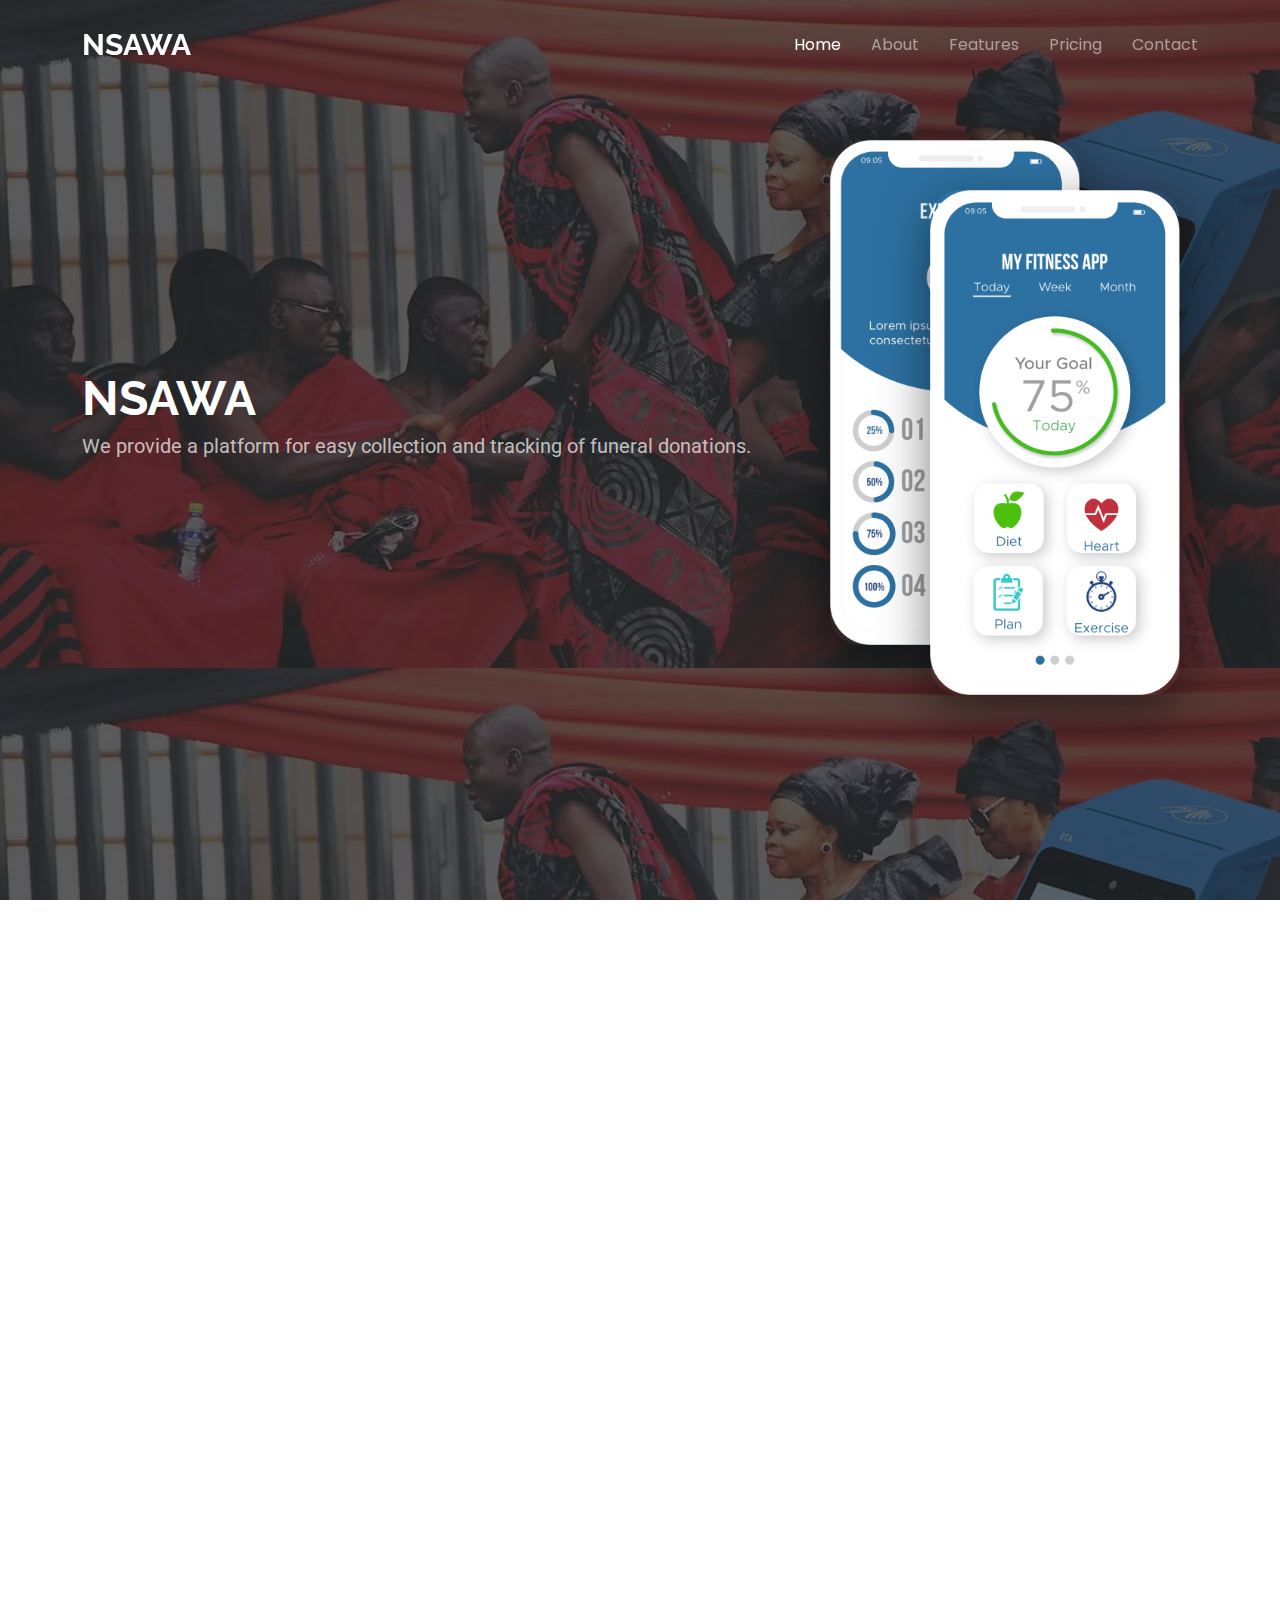
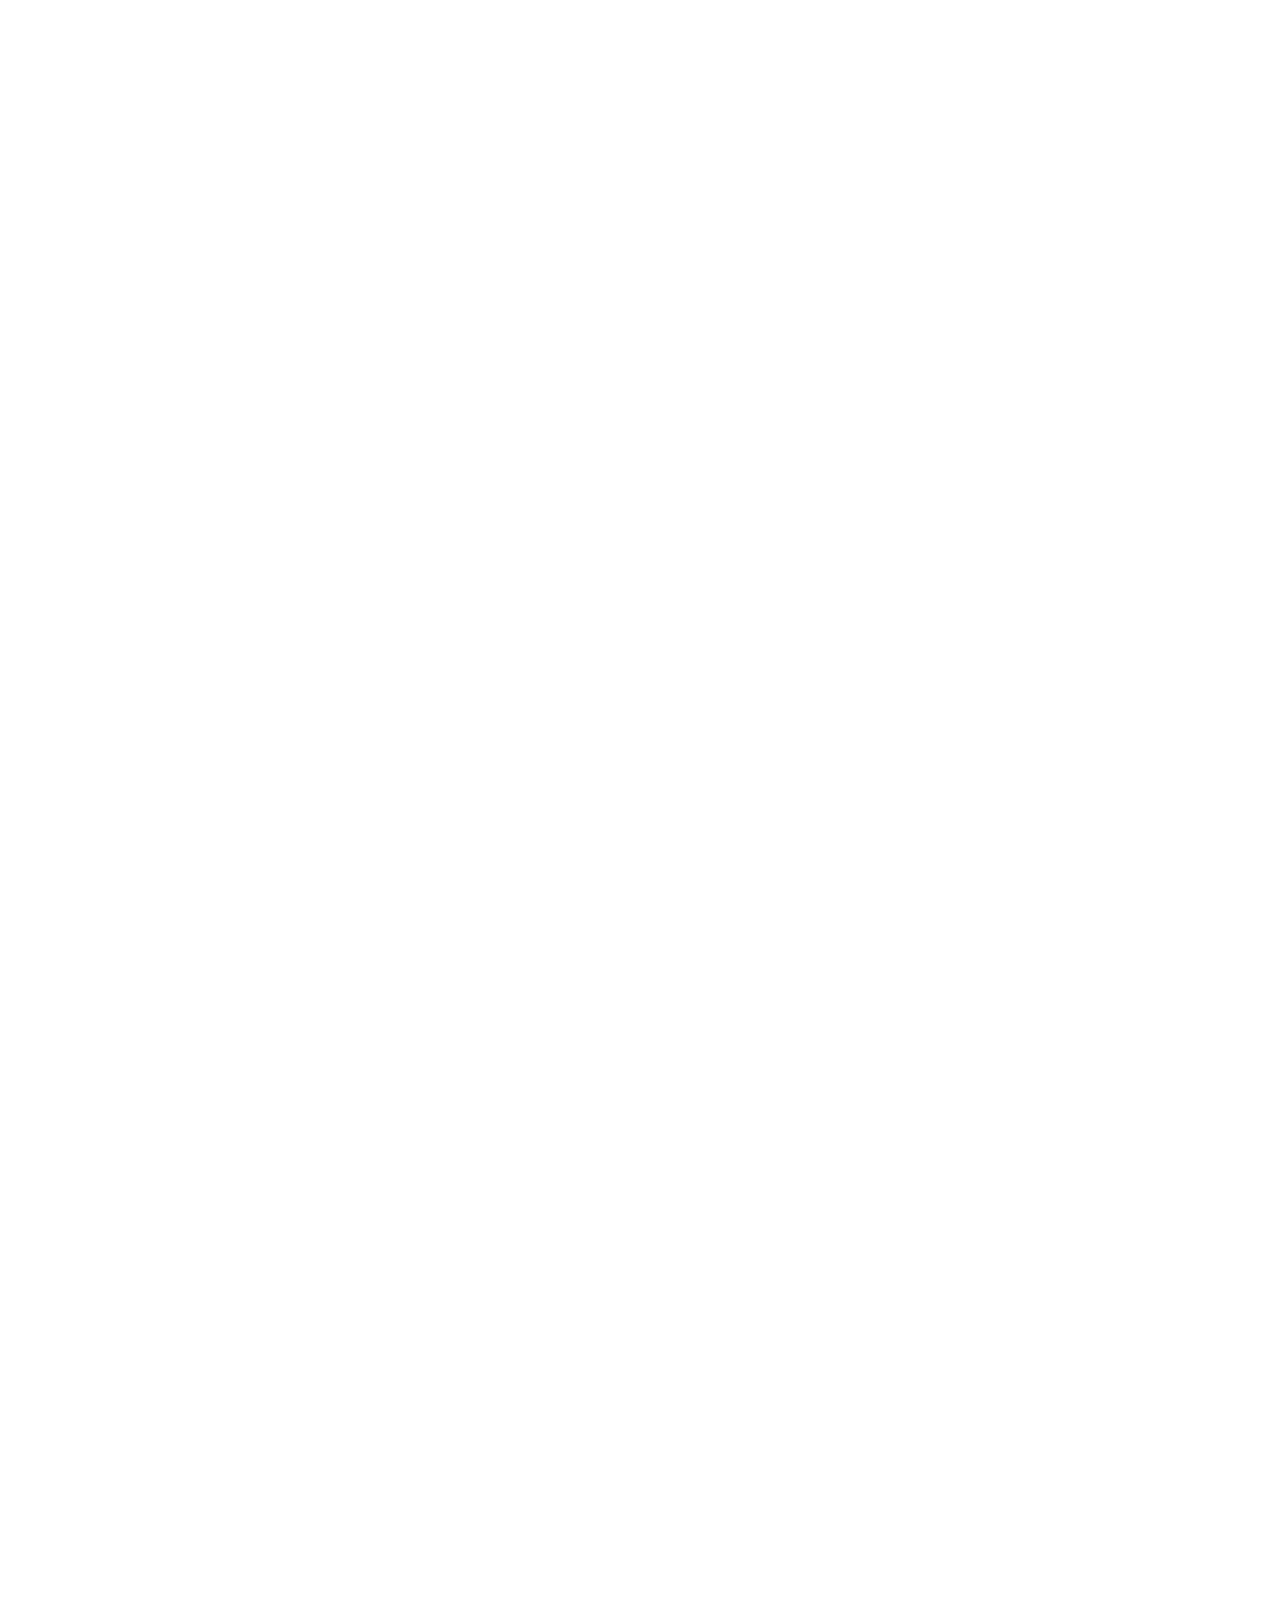
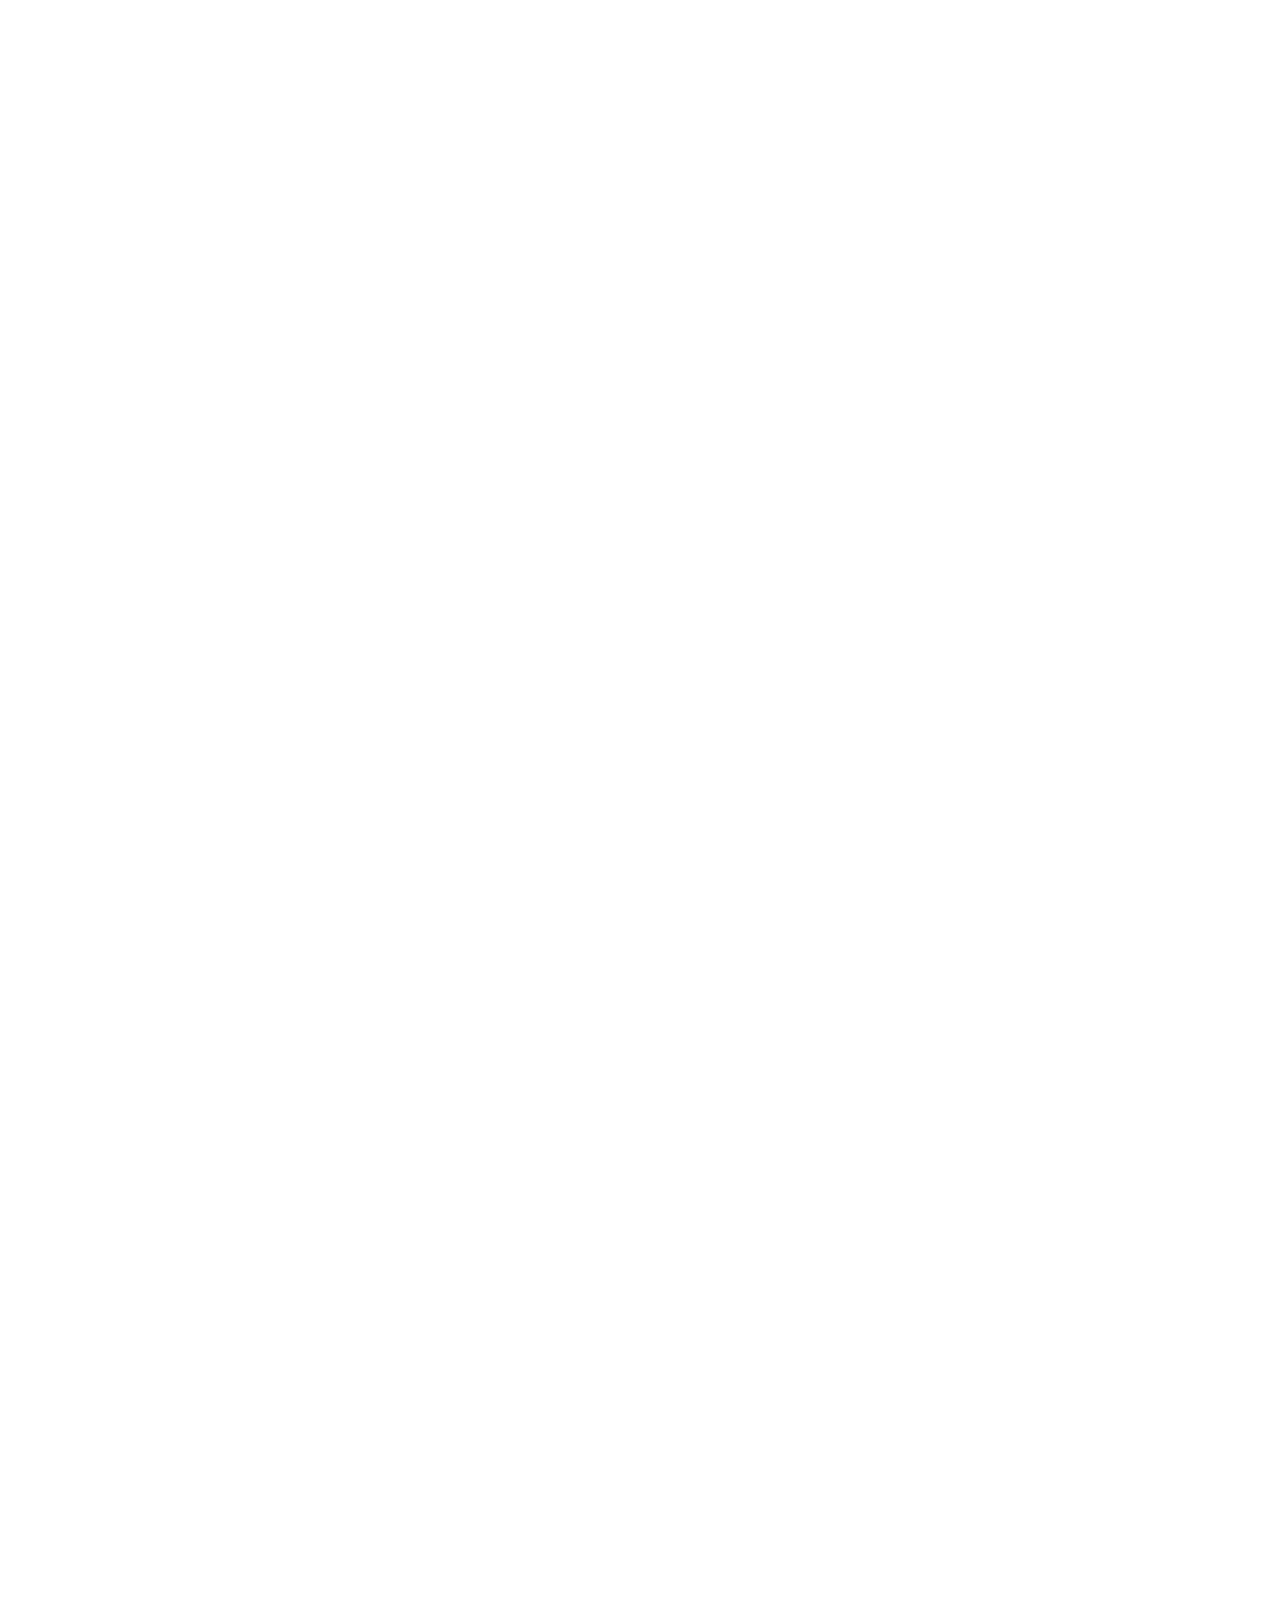
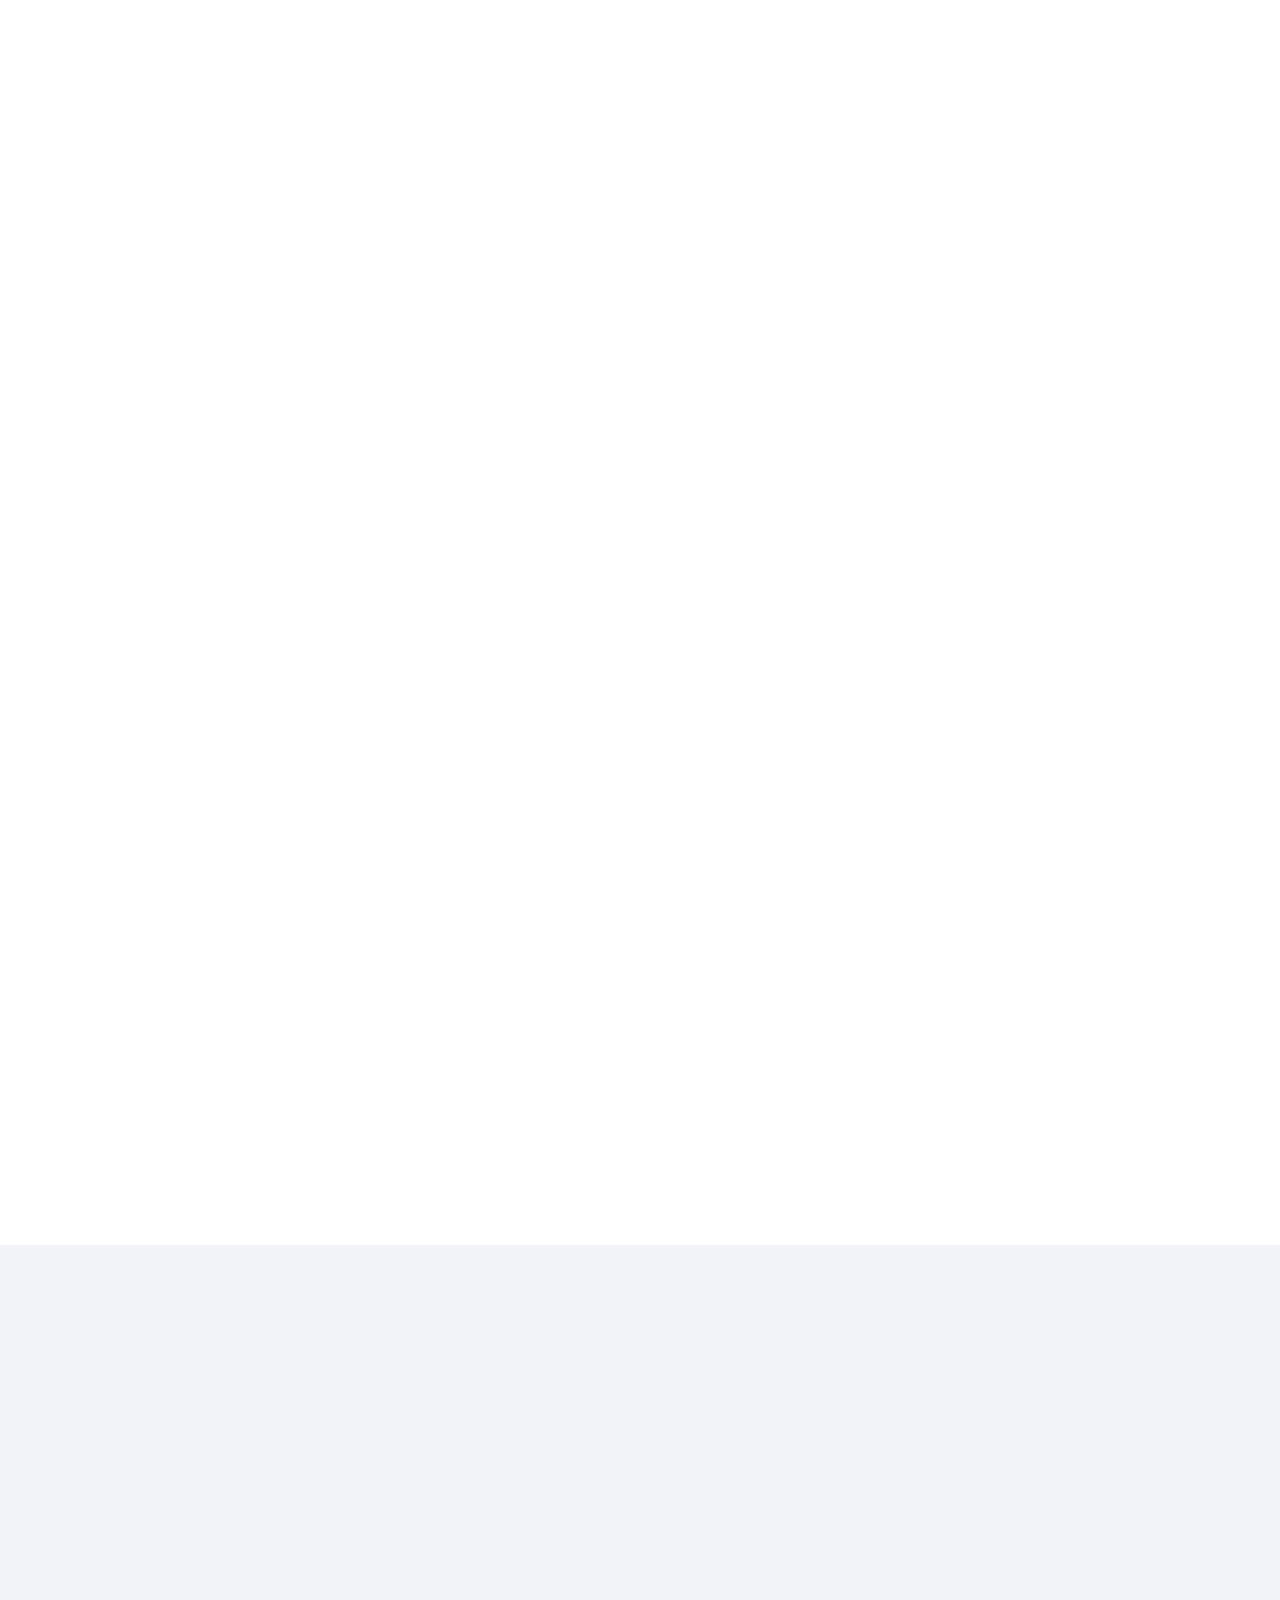
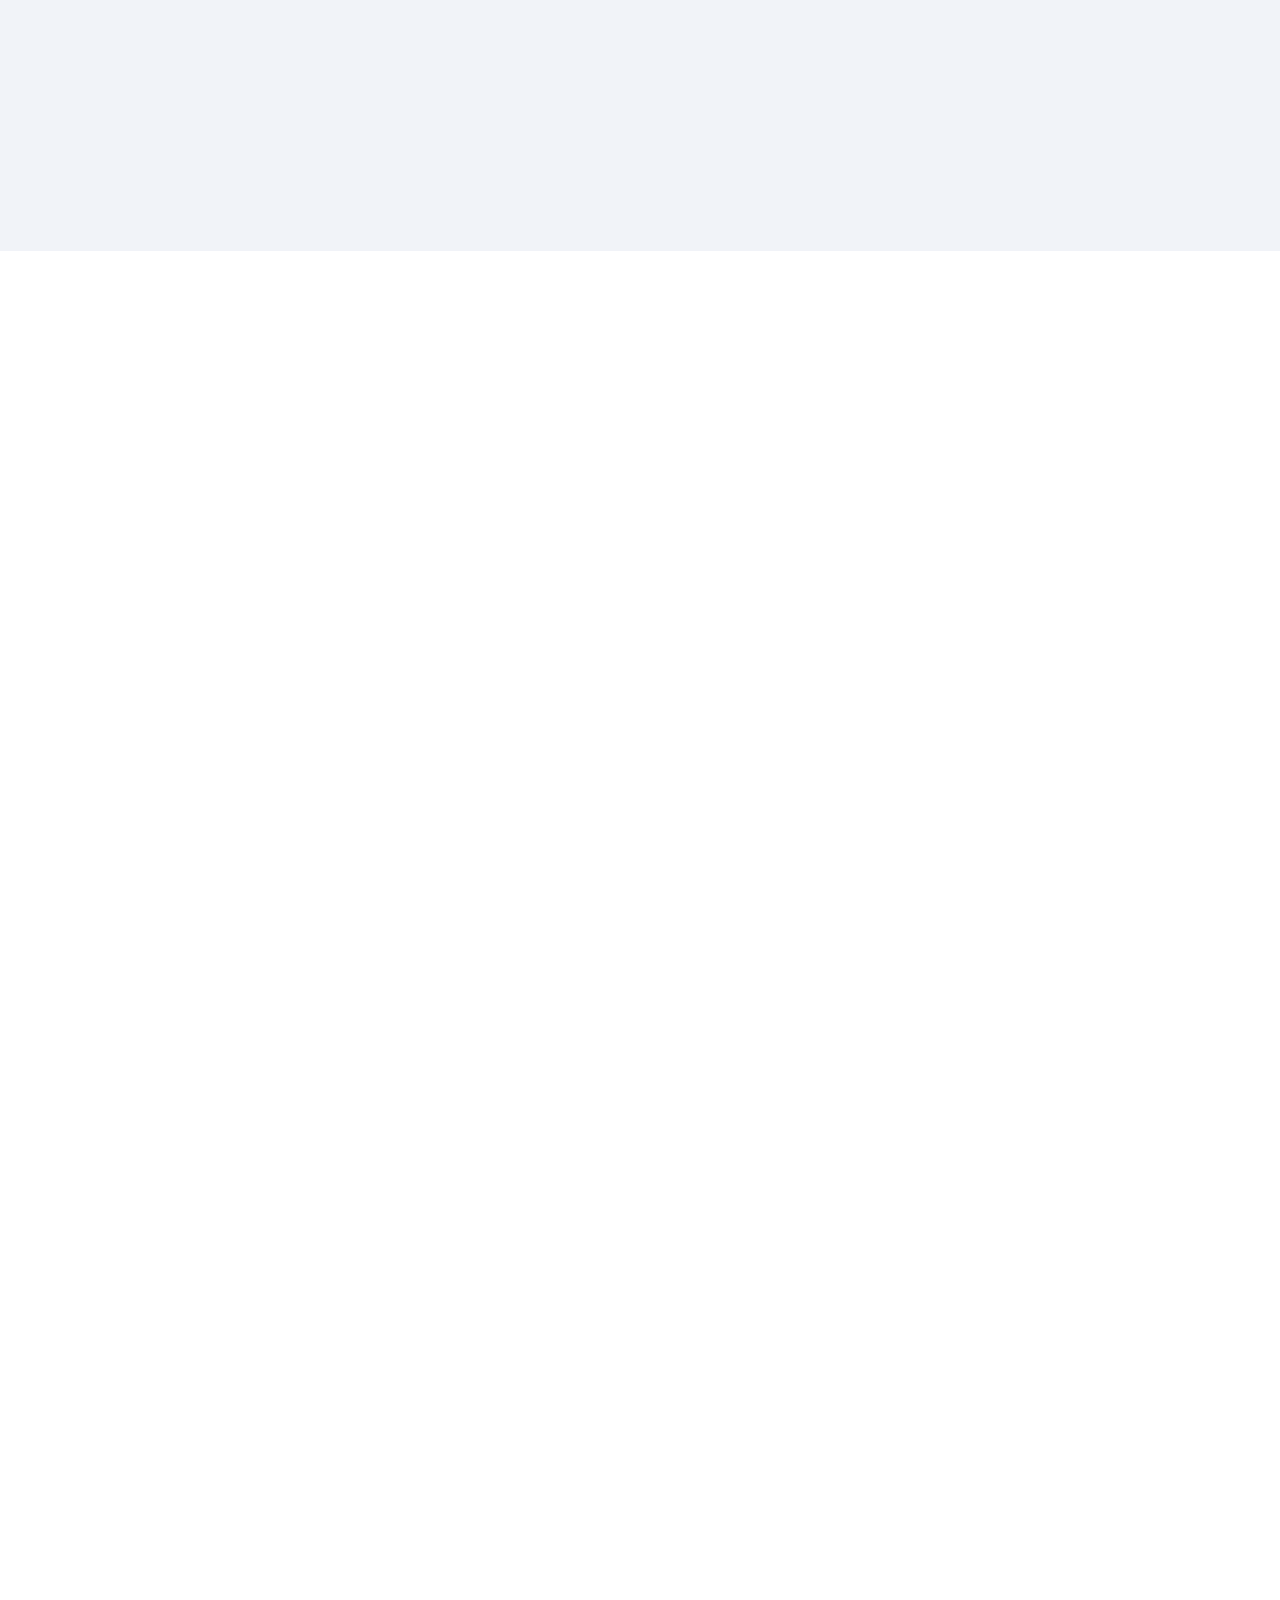
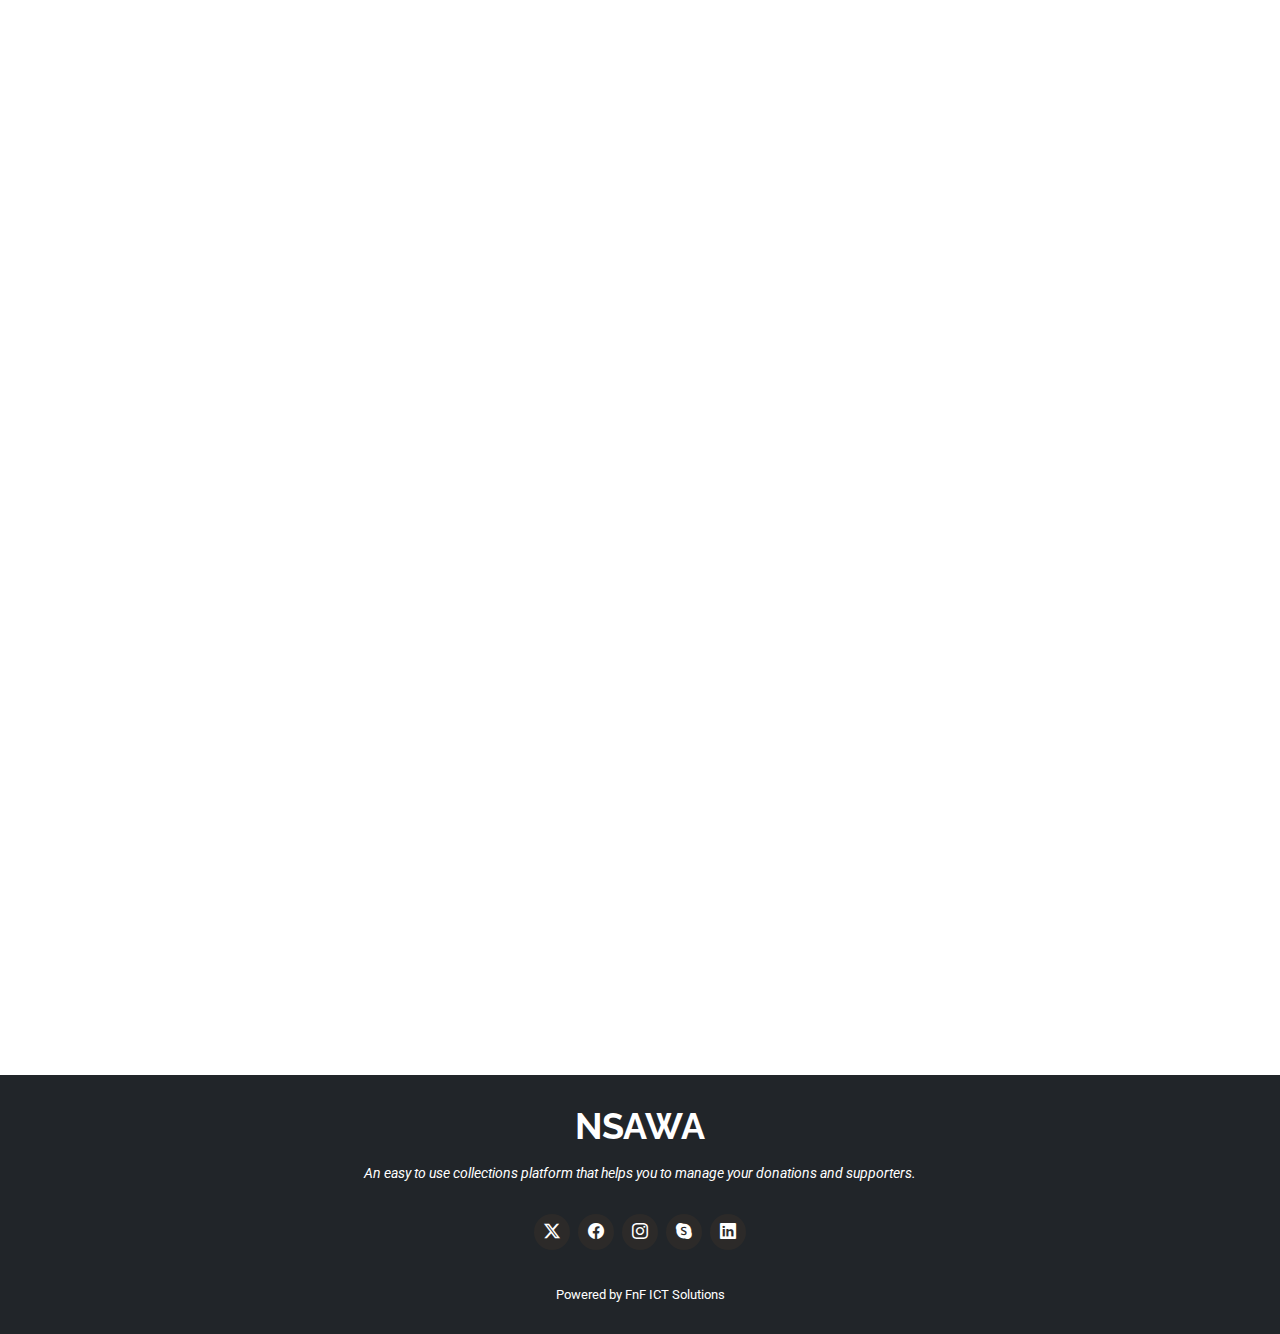
<file: 3/index.html>
<!DOCTYPE html><html lang="en"><head>
  <meta charset="utf-8">
  <meta content="width=device-width, initial-scale=1.0" name="viewport">
  <title>NSAWA</title>
  <meta name="description" content="Ghana Funeral Collection is a platform that provides comprehensive information and resources related to funeral services in Ghana. Our mission is to assist individuals and families in planning and managing funerals with ease and dignity. We offer a wide range of services, including funeral arrangements, pre-planning, and support for bereaved families. Our website features articles, guides, and tips on various aspects of funerals, from understanding cultural practices to managing costs. Whether you're looking for advice on funeral insurance or seeking affordable funeral packages, Ghana Funeral Collection is your go-to resource for all things related to funerals in Ghana.">
  <meta name="keywords" content="Ghana, funeral,Funeral Collection, Funeral Services, Funeral Home, Funeral Planning, Funeral Directors, Funeral Insurance, Funeral Costs, Funeral Arrangements, Funeral Pre-planning, Affordable Funerals, Funeral Packages, Funeral Assistance, Funeral Support, Funeral Resources, Funeral Guidance, Funeral Advice, Funeral Tips, Funeral Help, Funeral Information, Funeral Services Near Me, Funeral Homes Near Me, Funeral Directors Near Me">
  <meta name="author" content="FnF ICT Solutions">

  <!-- Favicons -->
  <!-- <link href="images/favicon.png" rel="icon">
  <link href="images/apple-touch-icon.png" rel="apple-touch-icon"> -->

  <!-- Fonts -->
  <link href="https://fonts.googleapis.com" rel="preconnect">
  <link href="https://fonts.gstatic.com" rel="preconnect" crossorigin="">
  <link href="https://fonts.googleapis.com/css2?family=Roboto:ital,wght@0,100;0,300;0,400;0,500;0,700;0,900;1,100;1,300;1,400;1,500;1,700;1,900&family=Poppins:ital,wght@0,100;0,200;0,300;0,400;0,500;0,600;0,700;0,800;0,900;1,100;1,200;1,300;1,400;1,500;1,600;1,700;1,800;1,900&family=Raleway:ital,wght@0,100;0,200;0,300;0,400;0,500;0,600;0,700;0,800;0,900;1,100;1,200;1,300;1,400;1,500;1,600;1,700;1,800;1,900&display=swap" rel="stylesheet">

  <!-- Vendor CSS Files -->
  <link href="css/bootstrap.min.css" rel="stylesheet">
  <link href="css/bootstrap-icons.css" rel="stylesheet">
  <link href="css/aos.css" rel="stylesheet">
  <link href="css/swiper-bundle.min.css" rel="stylesheet">
  <link href="css/glightbox.min.css" rel="stylesheet">

  <!-- Main CSS File -->
  <link href="css/main.css" rel="stylesheet">

</head>

<body class="index-page">

  <header id="header" class="header d-flex align-items-center fixed-top">
    <div class="container-fluid container-xl position-relative d-flex align-items-center justify-content-between">

      <a href="index.html" class="logo d-flex align-items-center">
        <!-- Uncomment the line below if you also wish to use an image logo -->
        <!-- <img src="assets/img/logo.png" alt=""> -->
        <h1 class="sitename">NSAWA</h1>
      </a>

      <nav id="navmenu" class="navmenu">
        <ul>
          <li><a href="#hero" class="active">Home</a></li>
          <li><a href="#about">About</a></li>
          <li><a href="#features">Features</a></li>
          <li><a href="#pricing">Pricing</a></li>          
          <li><a href="#contact">Contact</a></li>
        </ul>
        <i class="mobile-nav-toggle d-xl-none bi bi-list"></i>
      </nav>

    </div>
  </header>

  <main class="main">

    <!-- Hero Section -->
    <section id="hero" class="hero section dark-background">

      <div class="container">
        <div class="row gy-4">
          <div class="col-lg-4 order-lg-last hero-img" data-aos="zoom-out">
            <img src="images/phone_1.png" alt="Phone 1" class="phone-1">
            <img src="images/phone_2.png" alt="Phone 2" class="phone-2">
          </div>
          <div class="col-lg-8 d-flex flex-column justify-content-center align-items text-center text-md-start" data-aos="fade-up">
            <h2>NSAWA</h2>
            <p>We provide a platform for easy collection and tracking of funeral donations.</p>
            <!-- <div class="d-flex mt-4 justify-content-center justify-content-md-start">
              <a href="#" class="download-btn"><i class="bi bi-google-play"></i> <span>Google Play</span></a>
              <a href="#" class="download-btn"><i class="bi bi-apple"></i> <span>App Store</span></a>
            </div> -->
          </div>
        </div>
      </div>

    </section><!-- /Hero Section -->

    <!-- About Section -->
    <section id="about" class="about section">

      <div class="container" data-aos="fade-up" data-aos-delay="100">
        <div class="row align-items-xl-center gy-5">

          <div class="col-xl-5 content">
            <h3>About Us</h3>
            <h2>NSAWA</h2>
            <p>
              An easy to use collections platform that helps you to manage your donations and supporters.
            </p>
            <a href="#contact" class="read-more"><span>Contact Us</span><i class="bi bi-arrow-right"></i></a>
          </div>

          <div class="col-xl-7">
            <div class="row gy-4 icon-boxes">

              <div class="col-md-6" data-aos="fade-up" data-aos-delay="200">
                <div class="icon-box">
                  <i class="bi bi-buildings"></i>
                  <h3>Eius provident</h3>
                  <p>Magni repellendus vel ullam hic officia accusantium ipsa dolor omnis dolor voluptatem</p>
                </div>
              </div> <!-- End Icon Box -->

              <div class="col-md-6" data-aos="fade-up" data-aos-delay="300">
                <div class="icon-box">
                  <i class="bi bi-clipboard-pulse"></i>
                  <h3>Rerum aperiam</h3>
                  <p>Autem saepe animi et aut aspernatur culpa facere. Rerum saepe rerum voluptates quia</p>
                </div>
              </div> <!-- End Icon Box -->

              <div class="col-md-6" data-aos="fade-up" data-aos-delay="400">
                <div class="icon-box">
                  <i class="bi bi-command"></i>
                  <h3>Veniam omnis</h3>
                  <p>Omnis perferendis molestias culpa sed. Recusandae quas possimus. Quod consequatur corrupti</p>
                </div>
              </div> <!-- End Icon Box -->

              <div class="col-md-6" data-aos="fade-up" data-aos-delay="500">
                <div class="icon-box">
                  <i class="bi bi-graph-up-arrow"></i>
                  <h3>Delares sapiente</h3>
                  <p>Sint et dolor voluptas minus possimus nostrum. Reiciendis commodi eligendi omnis quideme lorenda</p>
                </div>
              </div> <!-- End Icon Box -->

            </div>
          </div>

        </div>
      </div>

    </section><!-- /About Section -->

    <!-- Featured Section -->
    <section id="featured" class="featured section">

      <!-- Section Title -->
      <div class="container section-title" data-aos="fade-up">
        <h2>Save your time to using SoftLand</h2>
        <p>Necessitatibus eius consequatur ex aliquid fuga eum quidem sint consectetur velit</p>
      </div><!-- End Section Title -->

      <div class="container">

        <div class="row gy-4" data-aos="fade-up" data-aos-delay="100">

          <div class="col-md-4">
            <div class="card">
              <div class="img">
                <img src="images/cards-4.png" alt="" class="img-fluid">
                <div class="icon"><i class="bi bi-hdd-stack"></i></div>
              </div>
              <h2 class="title">Explore Your Team</h2>
              <p>
                Lorem ipsum dolor sit amet, consectetur elit, sed do eiusmod tempor ut labore et dolore magna aliqua. Ut enim ad minim veniam, quis nostrud exercitation ullamco laboris nisi ut aliquip ex ea commodo consequat.
              </p>
            </div>
          </div><!-- End Card Item -->

          <div class="col-md-4" data-aos="fade-up" data-aos-delay="200">
            <div class="card">
              <div class="img">
                <img src="images/cards-2.png" alt="" class="img-fluid">
                <div class="icon"><i class="bi bi-brightness-high"></i></div>
              </div>
              <h2 class="title">Digital Whiteboard</h2>
              <p>
                Sed ut perspiciatis unde omnis iste natus error sit voluptatem doloremque laudantium, totam rem aperiam, eaque ipsa quae ab illo inventore veritatis et quasi architecto beatae vitae dicta sunt explicabo.
              </p>
            </div>
          </div><!-- End Card Item -->

          <div class="col-md-4" data-aos="fade-up" data-aos-delay="300">
            <div class="card">
              <div class="img">
                <img src="images/cards-6.png" alt="" class="img-fluid">
                <div class="icon"><i class="bi bi-calendar4-week"></i></div>
              </div>
              <h2 class="title">Design To Development</h2>
              <p>
                Nemo enim ipsam voluptatem quia voluptas sit aut odit aut fugit, sed quia magni dolores eos qui ratione voluptatem sequi nesciunt Neque porro quisquam est, qui dolorem ipsum quia dolor sit amet.
              </p>
            </div>
          </div><!-- End Card Item -->

        </div>

      </div>

    </section><!-- /Featured Section -->

    <!-- Cards Section -->
    <section id="cards" class="cards section">

      <div class="container">

        <div class="text-center mb-4 steps-img" data-aos="zoom-out">
          <img src="images/7_Easy.jpg" alt="">
        </div>

        <div class="row gy-4">

          <div class="col-lg-4" data-aos="fade-up" data-aos-delay="100">
            <div class="card-item">
              <span>01</span>
              <h4>Sign Up</h4>
              <p>Ulamco laboris nisi ut aliquip ex ea commodo consequat. Et consectetur ducimus vero placeat</p>
            </div>
          </div><!-- Card Item -->

          <div class="col-lg-4" data-aos="fade-up" data-aos-delay="200">
            <div class="card-item">
              <span>02</span>
              <h4><a href="" class="stretched-link">Setup</a></h4>
              <p>Dolorem est fugiat occaecati voluptate velit esse. Dicta veritatis dolor quod et vel dire leno para dest</p>
            </div>
          </div><!-- Card Item -->

          <div class="col-lg-4" data-aos="fade-up" data-aos-delay="300">
            <div class="card-item">
              <span>03</span>
              <h4><a href="" class="stretched-link">Share link</a></h4>
              <p>Molestiae officiis omnis illo asperiores. Aut doloribus vitae sunt debitis quo vel nam quis</p>
            </div>
          </div><!-- Card Item -->

        </div>

      </div>

    </section><!-- /Cards Section -->

    <!-- Features Section -->
    <section id="features" class="features section">

      <!-- Section Title -->
      <div class="container section-title" data-aos="fade-up">
        <h2>Features</h2>
        <p>Necessitatibus eius consequatur ex aliquid fuga eum quidem sint consectetur velit</p>
      </div><!-- End Section Title -->

      <div class="container">

        <div class="row gy-4 align-items-center features-item">
          <div class="col-md-5 d-flex align-items-center" data-aos="zoom-out" data-aos-delay="100">
            <img src="images/features-1.svg" class="img-fluid" alt="">
          </div>
          <div class="col-md-7" data-aos="fade-up" data-aos-delay="100">
            <h3>Voluptatem dignissimos provident quasi corporis voluptates sit assumenda.</h3>
            <p class="fst-italic">
              Lorem ipsum dolor sit amet, consectetur adipiscing elit, sed do eiusmod tempor incididunt ut labore et dolore
              magna aliqua.
            </p>
            <ul>
              <li><i class="bi bi-check"></i><span> Ullamco laboris nisi ut aliquip ex ea commodo consequat.</span></li>
              <li><i class="bi bi-check"></i> <span>Duis aute irure dolor in reprehenderit in voluptate velit.</span></li>
              <li><i class="bi bi-check"></i> <span>Ullam est qui quos consequatur eos accusamus.</span></li>
            </ul>
          </div>
        </div><!-- Features Item -->

        <div class="row gy-4 align-items-center features-item">
          <div class="col-md-5 order-1 order-md-2 d-flex align-items-center" data-aos="zoom-out" data-aos-delay="200">
            <img src="images/features-2.svg" class="img-fluid" alt="">
          </div>
          <div class="col-md-7 order-2 order-md-1" data-aos="fade-up" data-aos-delay="200">
            <h3>Corporis temporibus maiores provident</h3>
            <p class="fst-italic">
              Lorem ipsum dolor sit amet, consectetur adipiscing elit, sed do eiusmod tempor incididunt ut labore et dolore
              magna aliqua.
            </p>
            <p>
              Ullamco laboris nisi ut aliquip ex ea commodo consequat. Duis aute irure dolor in reprehenderit in voluptate
              velit esse cillum dolore eu fugiat nulla pariatur. Excepteur sint occaecat cupidatat non proident, sunt in
              culpa qui officia deserunt mollit anim id est laborum
            </p>
          </div>
        </div><!-- Features Item -->

        <div class="row gy-4 align-items-center features-item">
          <div class="col-md-5 d-flex align-items-center" data-aos="zoom-out">
            <img src="images/features-3.svg" class="img-fluid" alt="">
          </div>
          <div class="col-md-7" data-aos="fade-up">
            <h3>Sunt consequatur ad ut est nulla consectetur reiciendis animi voluptas</h3>
            <p>Cupiditate placeat cupiditate placeat est ipsam culpa. Delectus quia minima quod. Sunt saepe odit aut quia voluptatem hic voluptas dolor doloremque.</p>
            <ul>
              <li><i class="bi bi-check"></i> <span>Ullamco laboris nisi ut aliquip ex ea commodo consequat.</span></li>
              <li><i class="bi bi-check"></i><span> Duis aute irure dolor in reprehenderit in voluptate velit.</span></li>
              <li><i class="bi bi-check"></i> <span>Facilis ut et voluptatem aperiam. Autem soluta ad fugiat</span>.</li>
            </ul>
          </div>
        </div><!-- Features Item -->

        <div class="row gy-4 align-items-center features-item">
          <div class="col-md-5 order-1 order-md-2 d-flex align-items-center" data-aos="zoom-out">
            <img src="images/features-4.svg" class="img-fluid" alt="">
          </div>
          <div class="col-md-7 order-2 order-md-1" data-aos="fade-up">
            <h3>Quas et necessitatibus eaque impedit ipsum animi consequatur incidunt in</h3>
            <p class="fst-italic">
              Lorem ipsum dolor sit amet, consectetur adipiscing elit, sed do eiusmod tempor incididunt ut labore et dolore
              magna aliqua.
            </p>
            <p>
              Ullamco laboris nisi ut aliquip ex ea commodo consequat. Duis aute irure dolor in reprehenderit in voluptate
              velit esse cillum dolore eu fugiat nulla pariatur. Excepteur sint occaecat cupidatat non proident, sunt in
              culpa qui officia deserunt mollit anim id est laborum
            </p>
          </div>
        </div><!-- Features Item -->

      </div>

    </section><!-- /Features Section -->

    <!-- Gallery Section -->
    <section id="gallery" class="gallery section">

      <!-- Section Title -->
      <div class="container section-title" data-aos="fade-up">
        <h2>Gallery</h2>
        <p>Necessitatibus eius consequatur ex aliquid fuga eum quidem sint consectetur velit</p>
      </div><!-- End Section Title -->

      <div class="container-fluid" data-aos="fade-up" data-aos-delay="100">

        <div class="swiper init-swiper">
          <script type="application/json" class="swiper-config">
            {
              "loop": true,
              "speed": 600,
              "autoplay": {
                "delay": 5000
              },
              "slidesPerView": "auto",
              "centeredSlides": true,
              "pagination": {
                "el": ".swiper-pagination",
                "type": "bullets",
                "clickable": true
              },
              "breakpoints": {
                "320": {
                  "slidesPerView": 1,
                  "spaceBetween": 0
                },
                "768": {
                  "slidesPerView": 3,
                  "spaceBetween": 30
                },
                "992": {
                  "slidesPerView": 5,
                  "spaceBetween": 30
                },
                "1200": {
                  "slidesPerView": 7,
                  "spaceBetween": 30
                }
              }
            }
          </script>
          <div class="swiper-wrapper align-items-center">
            <div class="swiper-slide"><a class="glightbox" data-gallery="images-gallery-full" href="assets/img/app-gallery/app-gallery-1.png"><img src="images/app-gallery-1.png" class="img-fluid" alt=""></a></div>
            <div class="swiper-slide"><a class="glightbox" data-gallery="images-gallery-full" href="assets/img/app-gallery/app-gallery-2.png"><img src="images/app-gallery-2.png" class="img-fluid" alt=""></a></div>
            <div class="swiper-slide"><a class="glightbox" data-gallery="images-gallery-full" href="assets/img/app-gallery/app-gallery-3.png"><img src="images/app-gallery-3.png" class="img-fluid" alt=""></a></div>
            <div class="swiper-slide"><a class="glightbox" data-gallery="images-gallery-full" href="assets/img/app-gallery/app-gallery-4.png"><img src="images/app-gallery-4.png" class="img-fluid" alt=""></a></div>
            <div class="swiper-slide"><a class="glightbox" data-gallery="images-gallery-full" href="assets/img/app-gallery/app-gallery-5.png"><img src="images/app-gallery-5.png" class="img-fluid" alt=""></a></div>
            <div class="swiper-slide"><a class="glightbox" data-gallery="images-gallery-full" href="assets/img/app-gallery/app-gallery-6.png"><img src="images/app-gallery-6.png" class="img-fluid" alt=""></a></div>
            <div class="swiper-slide"><a class="glightbox" data-gallery="images-gallery-full" href="assets/img/app-gallery/app-gallery-7.png"><img src="images/app-gallery-7.png" class="img-fluid" alt=""></a></div>
            <div class="swiper-slide"><a class="glightbox" data-gallery="images-gallery-full" href="assets/img/app-gallery/app-gallery-8.png"><img src="images/app-gallery-8.png" class="img-fluid" alt=""></a></div>
            <div class="swiper-slide"><a class="glightbox" data-gallery="images-gallery-full" href="assets/img/app-gallery/app-gallery-9.png"><img src="images/app-gallery-9.png" class="img-fluid" alt=""></a></div>
            <div class="swiper-slide"><a class="glightbox" data-gallery="images-gallery-full" href="assets/img/app-gallery/app-gallery-10.png"><img src="images/app-gallery-10.png" class="img-fluid" alt=""></a></div>
            <div class="swiper-slide"><a class="glightbox" data-gallery="images-gallery-full" href="assets/img/app-gallery/app-gallery-11.png"><img src="images/app-gallery-11.png" class="img-fluid" alt=""></a></div>
            <div class="swiper-slide"><a class="glightbox" data-gallery="images-gallery-full" href="assets/img/app-gallery/app-gallery-12.png"><img src="images/app-gallery-12.png" class="img-fluid" alt=""></a></div>
          </div>
          <div class="swiper-pagination"></div>
        </div>

      </div>

    </section><!-- /Gallery Section -->

    <!-- Testimonials Section -->
    <section id="testimonials" class="testimonials section light-background">

      <!-- Section Title -->
      <div class="container section-title" data-aos="fade-up">
        <h2>Testimonials</h2>
        <p>Necessitatibus eius consequatur ex aliquid fuga eum quidem sint consectetur velit</p>
      </div><!-- End Section Title -->

      <div class="container" data-aos="fade-up" data-aos-delay="100">

        <div class="swiper init-swiper">
          <script type="application/json" class="swiper-config">
            {
              "loop": true,
              "speed": 600,
              "autoplay": {
                "delay": 5000
              },
              "slidesPerView": "auto",
              "pagination": {
                "el": ".swiper-pagination",
                "type": "bullets",
                "clickable": true
              }
            }
          </script>
          <div class="swiper-wrapper">

            <div class="swiper-slide">
              <div class="testimonial-item">
                <img src="images/testimonials-1.jpg" class="testimonial-img" alt="">
                <h3>Saul Goodman</h3>
                <h4>Ceo & Founder</h4>
                <div class="stars">
                  <i class="bi bi-star-fill"></i><i class="bi bi-star-fill"></i><i class="bi bi-star-fill"></i><i class="bi bi-star-fill"></i><i class="bi bi-star-fill"></i>
                </div>
                <p>
                  <i class="bi bi-quote quote-icon-left"></i>
                  <span>Proin iaculis purus consequat sem cure digni ssim donec porttitora entum suscipit rhoncus. Accusantium quam, ultricies eget id, aliquam eget nibh et. Maecen aliquam, risus at semper.</span>
                  <i class="bi bi-quote quote-icon-right"></i>
                </p>
              </div>
            </div><!-- End testimonial item -->

            <div class="swiper-slide">
              <div class="testimonial-item">
                <img src="images/testimonials-2.jpg" class="testimonial-img" alt="">
                <h3>Sara Wilsson</h3>
                <h4>Designer</h4>
                <div class="stars">
                  <i class="bi bi-star-fill"></i><i class="bi bi-star-fill"></i><i class="bi bi-star-fill"></i><i class="bi bi-star-fill"></i><i class="bi bi-star-fill"></i>
                </div>
                <p>
                  <i class="bi bi-quote quote-icon-left"></i>
                  <span>Export tempor illum tamen malis malis eram quae irure esse labore quem cillum quid cillum eram malis quorum velit fore eram velit sunt aliqua noster fugiat irure amet legam anim culpa.</span>
                  <i class="bi bi-quote quote-icon-right"></i>
                </p>
              </div>
            </div><!-- End testimonial item -->

            <div class="swiper-slide">
              <div class="testimonial-item">
                <img src="images/testimonials-3.jpg" class="testimonial-img" alt="">
                <h3>Jena Karlis</h3>
                <h4>Store Owner</h4>
                <div class="stars">
                  <i class="bi bi-star-fill"></i><i class="bi bi-star-fill"></i><i class="bi bi-star-fill"></i><i class="bi bi-star-fill"></i><i class="bi bi-star-fill"></i>
                </div>
                <p>
                  <i class="bi bi-quote quote-icon-left"></i>
                  <span>Enim nisi quem export duis labore cillum quae magna enim sint quorum nulla quem veniam duis minim tempor labore quem eram duis noster aute amet eram fore quis sint minim.</span>
                  <i class="bi bi-quote quote-icon-right"></i>
                </p>
              </div>
            </div><!-- End testimonial item -->

            <div class="swiper-slide">
              <div class="testimonial-item">
                <img src="images/testimonials-4.jpg" class="testimonial-img" alt="">
                <h3>Matt Brandon</h3>
                <h4>Freelancer</h4>
                <div class="stars">
                  <i class="bi bi-star-fill"></i><i class="bi bi-star-fill"></i><i class="bi bi-star-fill"></i><i class="bi bi-star-fill"></i><i class="bi bi-star-fill"></i>
                </div>
                <p>
                  <i class="bi bi-quote quote-icon-left"></i>
                  <span>Fugiat enim eram quae cillum dolore dolor amet nulla culpa multos export minim fugiat minim velit minim dolor enim duis veniam ipsum anim magna sunt elit fore quem dolore labore illum veniam.</span>
                  <i class="bi bi-quote quote-icon-right"></i>
                </p>
              </div>
            </div><!-- End testimonial item -->

            <div class="swiper-slide">
              <div class="testimonial-item">
                <img src="images/testimonials-5.jpg" class="testimonial-img" alt="">
                <h3>John Larson</h3>
                <h4>Entrepreneur</h4>
                <div class="stars">
                  <i class="bi bi-star-fill"></i><i class="bi bi-star-fill"></i><i class="bi bi-star-fill"></i><i class="bi bi-star-fill"></i><i class="bi bi-star-fill"></i>
                </div>
                <p>
                  <i class="bi bi-quote quote-icon-left"></i>
                  <span>Quis quorum aliqua sint quem legam fore sunt eram irure aliqua veniam tempor noster veniam enim culpa labore duis sunt culpa nulla illum cillum fugiat legam esse veniam culpa fore nisi cillum quid.</span>
                  <i class="bi bi-quote quote-icon-right"></i>
                </p>
              </div>
            </div><!-- End testimonial item -->

          </div>
          <div class="swiper-pagination"></div>
        </div>

      </div>

    </section><!-- /Testimonials Section -->

    <!-- Pricing Section -->
    <section id="pricing" class="pricing section">

      <!-- Section Title -->
      <div class="container section-title" data-aos="fade-up">
        <h2>Pricing</h2>
        <p>Necessitatibus eius consequatur ex aliquid fuga eum quidem sint consectetur velit</p>
      </div><!-- End Section Title -->

      <div class="container" data-aos="zoom-in" data-aos-delay="100">

        <div class="row g-4">

          <div class="col-lg-4">
            <div class="pricing-item">
              <h3>Free Plan</h3>
              <div class="icon">
                <i class="bi bi-box"></i>
              </div>
              <h4><sup>$</sup>0<span> / month</span></h4>
              <ul>
                <li><i class="bi bi-check"></i> <span>Quam adipiscing vitae proin</span></li>
                <li><i class="bi bi-check"></i> <span>Nec feugiat nisl pretium</span></li>
                <li><i class="bi bi-check"></i> <span>Nulla at volutpat diam uteera</span></li>
                <li class="na"><i class="bi bi-x"></i> <span>Pharetra massa massa ultricies</span></li>
                <li class="na"><i class="bi bi-x"></i> <span>Massa ultricies mi quis hendrerit</span></li>
              </ul>
              <div class="text-center"><a href="#" class="buy-btn">Buy Now</a></div>
            </div>
          </div><!-- End Pricing Item -->

          <div class="col-lg-4">
            <div class="pricing-item featured">
              <h3>Business Plan</h3>
              <div class="icon">
                <i class="bi bi-rocket"></i>
              </div>

              <h4><sup>$</sup>29<span> / month</span></h4>
              <ul>
                <li><i class="bi bi-check"></i> <span>Quam adipiscing vitae proin</span></li>
                <li><i class="bi bi-check"></i> <span>Nec feugiat nisl pretium</span></li>
                <li><i class="bi bi-check"></i> <span>Nulla at volutpat diam uteera</span></li>
                <li><i class="bi bi-check"></i> <span>Pharetra massa massa ultricies</span></li>
                <li><i class="bi bi-check"></i> <span>Massa ultricies mi quis hendrerit</span></li>
              </ul>
              <div class="text-center"><a href="#" class="buy-btn">Buy Now</a></div>
            </div>
          </div><!-- End Pricing Item -->

          <div class="col-lg-4">
            <div class="pricing-item">
              <h3>Developer Plan</h3>
              <div class="icon">
                <i class="bi bi-send"></i>
              </div>
              <h4><sup>$</sup>49<span> / month</span></h4>
              <ul>
                <li><i class="bi bi-check"></i> <span>Quam adipiscing vitae proin</span></li>
                <li><i class="bi bi-check"></i> <span>Nec feugiat nisl pretium</span></li>
                <li><i class="bi bi-check"></i> <span>Nulla at volutpat diam uteera</span></li>
                <li><i class="bi bi-check"></i> <span>Pharetra massa massa ultricies</span></li>
                <li><i class="bi bi-check"></i> <span>Massa ultricies mi quis hendrerit</span></li>
              </ul>
              <div class="text-center"><a href="#" class="buy-btn">Buy Now</a></div>
            </div>
          </div><!-- End Pricing Item -->

        </div>

      </div>

    </section><!-- /Pricing Section -->

    <!-- Faq Section -->
    <section id="faq" class="faq section">

      <!-- Section Title -->
      <div class="container section-title" data-aos="fade-up">
        <h2>Frequently Asked Questions</h2>
        <p>Necessitatibus eius consequatur ex aliquid fuga eum quidem sint consectetur velit</p>
      </div><!-- End Section Title -->

      <div class="container">

        <div class="row justify-content-center">

          <div class="col-lg-10" data-aos="fade-up" data-aos-delay="100">

            <div class="faq-container">

              <div class="faq-item faq-active">
                <h3>Non consectetur a erat nam at lectus urna duis?</h3>
                <div class="faq-content">
                  <p>Feugiat pretium nibh ipsum consequat. Tempus iaculis urna id volutpat lacus laoreet non curabitur gravida. Venenatis lectus magna fringilla urna porttitor rhoncus dolor purus non.</p>
                </div>
                <i class="faq-toggle bi bi-chevron-right"></i>
              </div><!-- End Faq item-->

              <div class="faq-item">
                <h3>Feugiat scelerisque varius morbi enim nunc faucibus?</h3>
                <div class="faq-content">
                  <p>Dolor sit amet consectetur adipiscing elit pellentesque habitant morbi. Id interdum velit laoreet id donec ultrices. Fringilla phasellus faucibus scelerisque eleifend donec pretium. Est pellentesque elit ullamcorper dignissim. Mauris ultrices eros in cursus turpis massa tincidunt dui.</p>
                </div>
                <i class="faq-toggle bi bi-chevron-right"></i>
              </div><!-- End Faq item-->

              <div class="faq-item">
                <h3>Dolor sit amet consectetur adipiscing elit pellentesque?</h3>
                <div class="faq-content">
                  <p>Eleifend mi in nulla posuere sollicitudin aliquam ultrices sagittis orci. Faucibus pulvinar elementum integer enim. Sem nulla pharetra diam sit amet nisl suscipit. Rutrum tellus pellentesque eu tincidunt. Lectus urna duis convallis convallis tellus. Urna molestie at elementum eu facilisis sed odio morbi quis</p>
                </div>
                <i class="faq-toggle bi bi-chevron-right"></i>
              </div><!-- End Faq item-->

              <div class="faq-item">
                <h3>Ac odio tempor orci dapibus. Aliquam eleifend mi in nulla?</h3>
                <div class="faq-content">
                  <p>Dolor sit amet consectetur adipiscing elit pellentesque habitant morbi. Id interdum velit laoreet id donec ultrices. Fringilla phasellus faucibus scelerisque eleifend donec pretium. Est pellentesque elit ullamcorper dignissim. Mauris ultrices eros in cursus turpis massa tincidunt dui.</p>
                </div>
                <i class="faq-toggle bi bi-chevron-right"></i>
              </div><!-- End Faq item-->

              <div class="faq-item">
                <h3>Tempus quam pellentesque nec nam aliquam sem et tortor?</h3>
                <div class="faq-content">
                  <p>Molestie a iaculis at erat pellentesque adipiscing commodo. Dignissim suspendisse in est ante in. Nunc vel risus commodo viverra maecenas accumsan. Sit amet nisl suscipit adipiscing bibendum est. Purus gravida quis blandit turpis cursus in</p>
                </div>
                <i class="faq-toggle bi bi-chevron-right"></i>
              </div><!-- End Faq item-->

              <div class="faq-item">
                <h3>Perspiciatis quod quo quos nulla quo illum ullam?</h3>
                <div class="faq-content">
                  <p>Enim ea facilis quaerat voluptas quidem et dolorem. Quis et consequatur non sed in suscipit sequi. Distinctio ipsam dolore et.</p>
                </div>
                <i class="faq-toggle bi bi-chevron-right"></i>
              </div><!-- End Faq item-->

            </div>

          </div><!-- End Faq Column-->

        </div>

      </div>

    </section><!-- /Faq Section -->

    <!-- Contact Section -->
    <section id="contact" class="contact section">

      <!-- Section Title -->
      <div class="container section-title" data-aos="fade-up">
        <h2>Contact</h2>
        <p>Necessitatibus eius consequatur ex aliquid fuga eum quidem sint consectetur velit</p>
      </div><!-- End Section Title -->

      <div class="container" data-aos="fade" data-aos-delay="100">

        <div class="row gy-4">

          <div class="col-lg-4">
            <div class="info-item d-flex" data-aos="fade-up" data-aos-delay="200">
              <i class="bi bi-geo-alt flex-shrink-0"></i>
              <div>
                <h3>Address</h3>
                <p>A108 Adam Street, New York, NY 535022</p>
              </div>
            </div><!-- End Info Item -->

            <div class="info-item d-flex" data-aos="fade-up" data-aos-delay="300">
              <i class="bi bi-telephone flex-shrink-0"></i>
              <div>
                <h3>Call Us</h3>
                <p>+1 5589 55488 55</p>
              </div>
            </div><!-- End Info Item -->

            <div class="info-item d-flex" data-aos="fade-up" data-aos-delay="400">
              <i class="bi bi-envelope flex-shrink-0"></i>
              <div>
                <h3>Email Us</h3>
                <p>info@example.com</p>
              </div>
            </div><!-- End Info Item -->

          </div>

          <div class="col-lg-8">
            <form action="forms/contact.php" method="post" class="php-email-form" data-aos="fade-up" data-aos-delay="200">
              <div class="row gy-4">

                <div class="col-md-6">
                  <input type="text" name="name" class="form-control" placeholder="Your Name" required="">
                </div>

                <div class="col-md-6 ">
                  <input type="email" class="form-control" name="email" placeholder="Your Email" required="">
                </div>

                <div class="col-md-12">
                  <input type="text" class="form-control" name="subject" placeholder="Subject" required="">
                </div>

                <div class="col-md-12">
                  <textarea class="form-control" name="message" rows="6" placeholder="Message" required=""></textarea>
                </div>

                <div class="col-md-12 text-center">
                  <div class="loading">Loading</div>
                  <div class="error-message"></div>
                  <div class="sent-message">Your message has been sent. Thank you!</div>

                  <button type="submit">Send Message</button>
                </div>

              </div>
            </form>
          </div><!-- End Contact Form -->

        </div>

      </div>

    </section><!-- /Contact Section -->

  </main>

  <footer id="footer" class="footer dark-background">
    <div class="container">
      <h3 class="sitename">NSAWA</h3>
      <p>
        An easy to use collections platform that helps you to manage your donations and supporters.
      </p>
      <div class="social-links d-flex justify-content-center">
        <a href=""><i class="bi bi-twitter-x"></i></a>
        <a href=""><i class="bi bi-facebook"></i></a>
        <a href=""><i class="bi bi-instagram"></i></a>
        <a href=""><i class="bi bi-skype"></i></a>
        <a href=""><i class="bi bi-linkedin"></i></a>
      </div>
      <div class="container">        
        <div class="credits">
          <!-- All the links in the footer should remain intact. -->
          <!-- You can delete the links only if you've purchased the pro version. -->
          <!-- Licensing information: https://bootstrapmade.com/license/ -->
          <!-- Purchase the pro version with working PHP/AJAX contact form: [buy-url] -->
          Powered by FnF ICT Solutions
        </div>
      </div>
    </div>
  </footer>

  <!-- Scroll Top -->
  <a href="#" id="scroll-top" class="scroll-top d-flex align-items-center justify-content-center"><i class="bi bi-arrow-up-short"></i></a>

  <!-- Preloader -->
  <div id="preloader"></div>

  <!-- Vendor JS Files -->
  <script src="js/bootstrap.bundle.min.js"></script>
  <script src="js/validate.js"></script>
  <script src="js/aos.js"></script>
  <script src="js/swiper-bundle.min.js"></script>
  <script src="js/glightbox.min.js"></script>

  <!-- Main JS File -->
  <script src="js/main.js"></script>



</body></html>
</file>
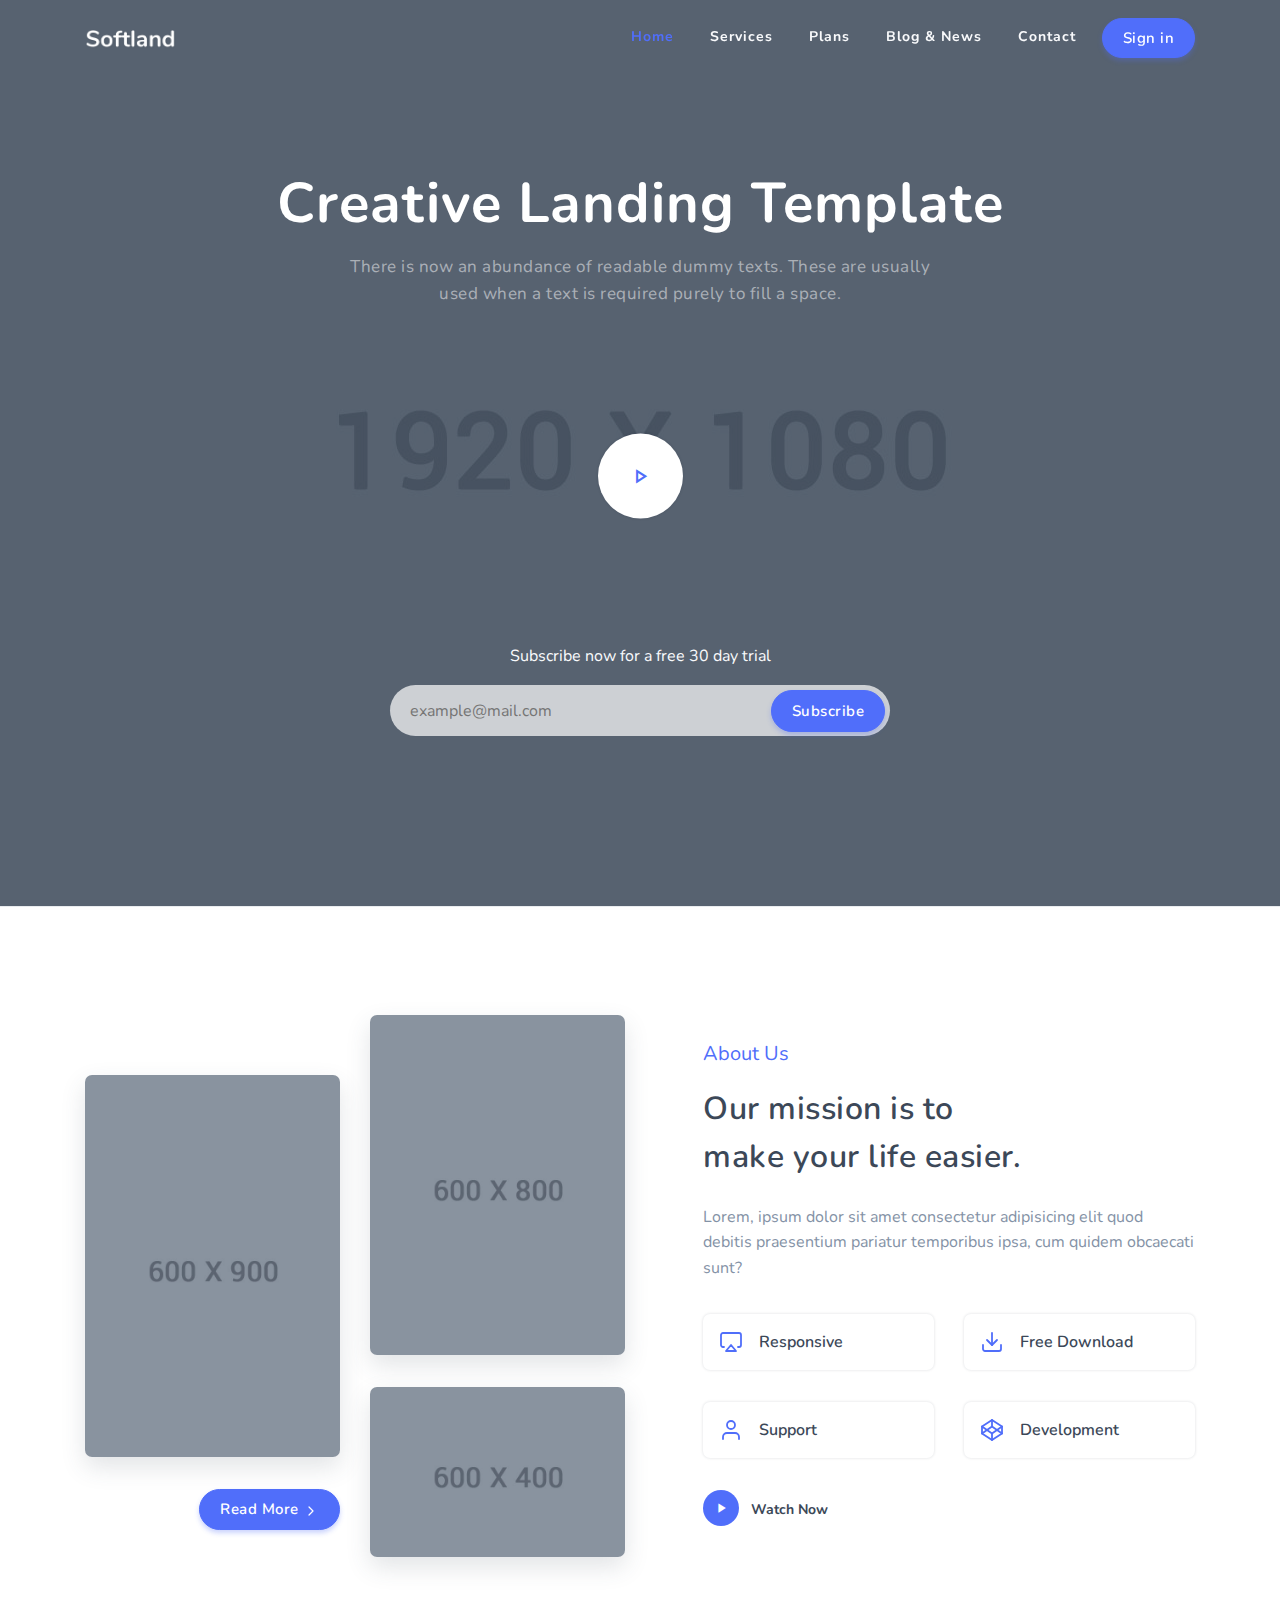
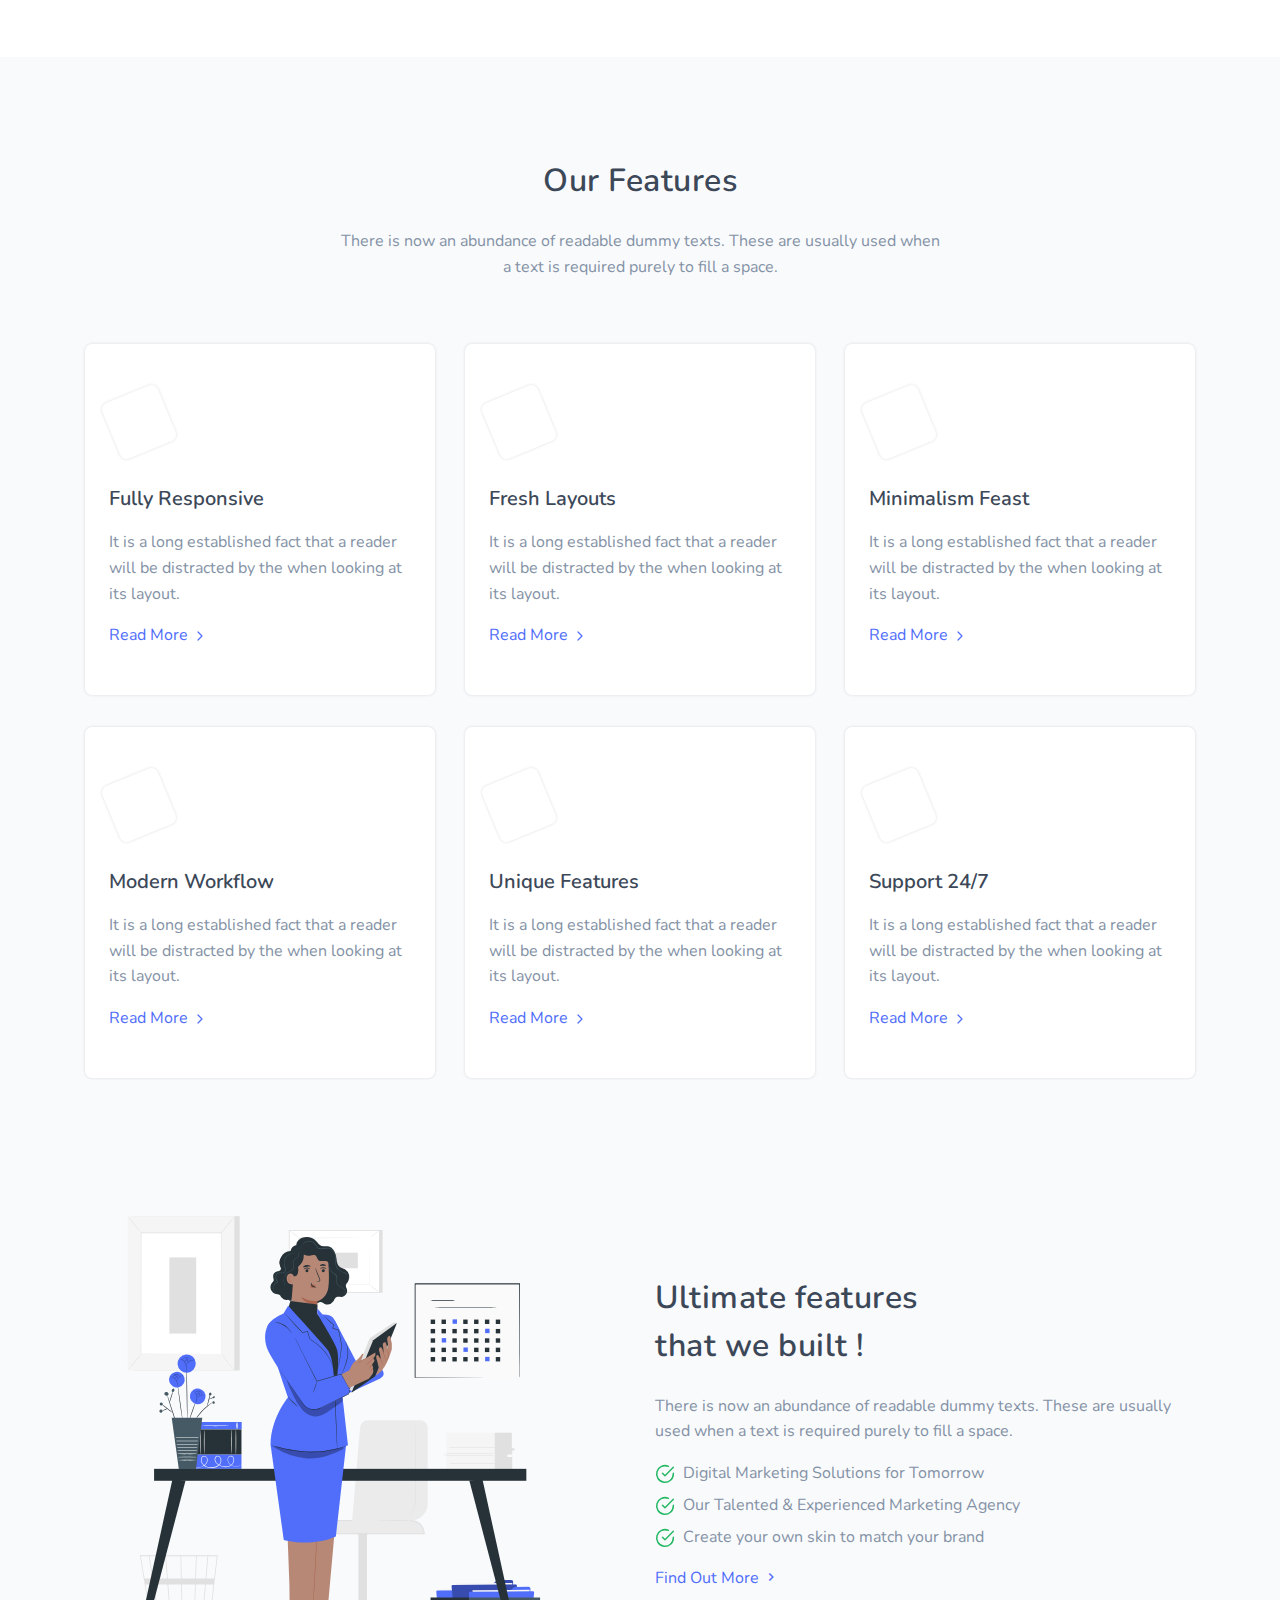
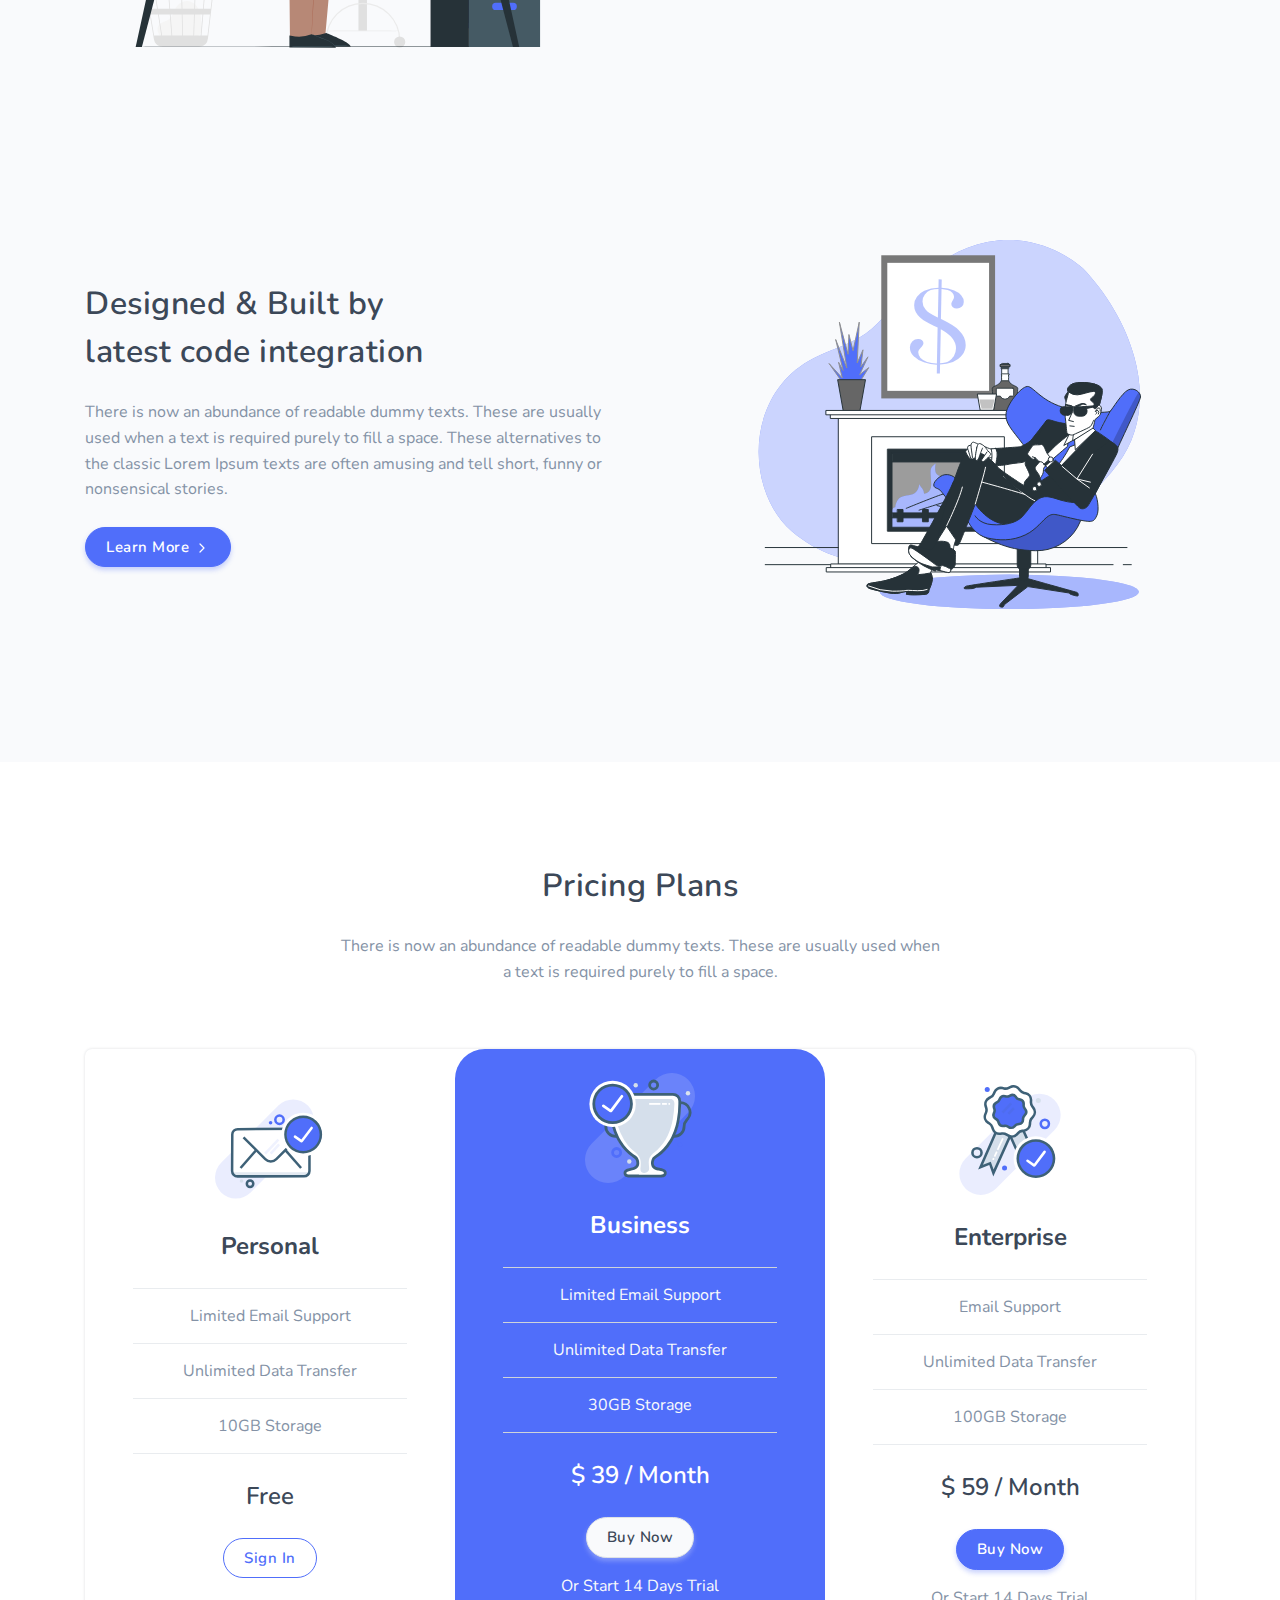
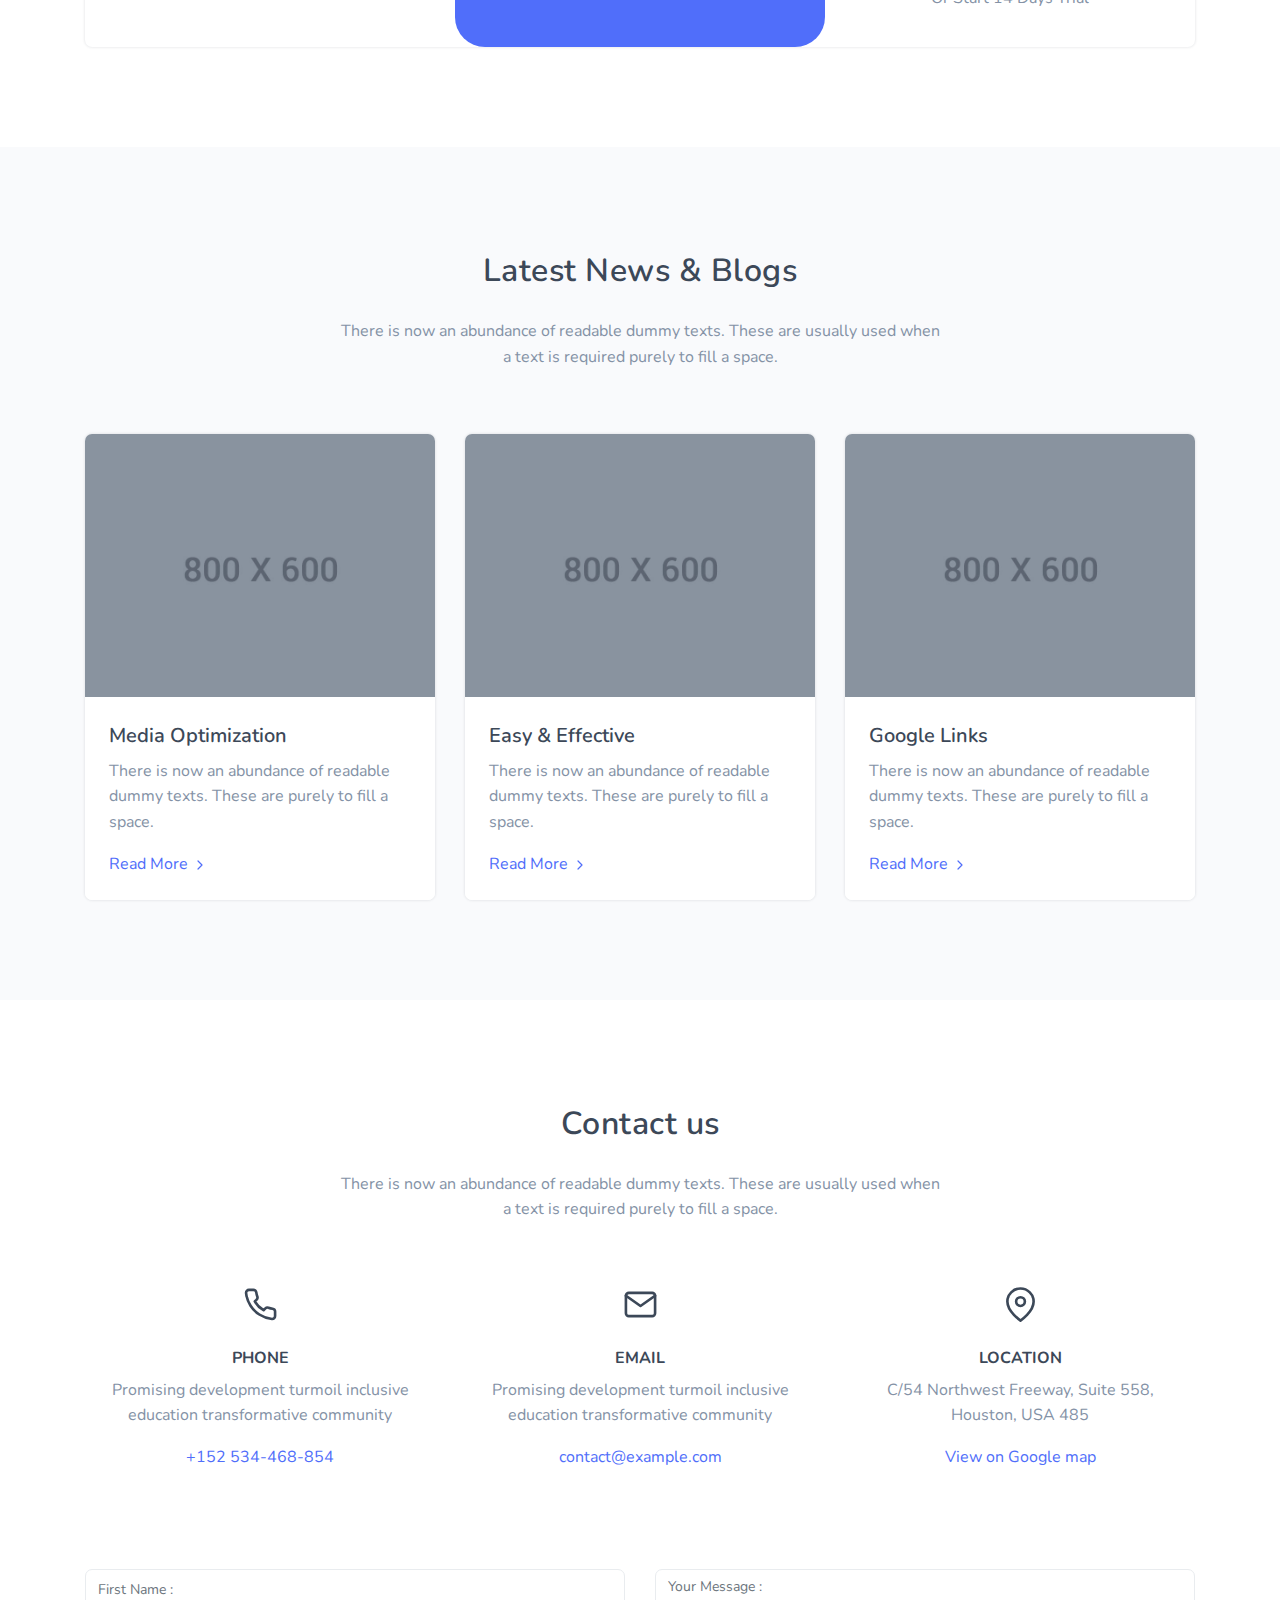
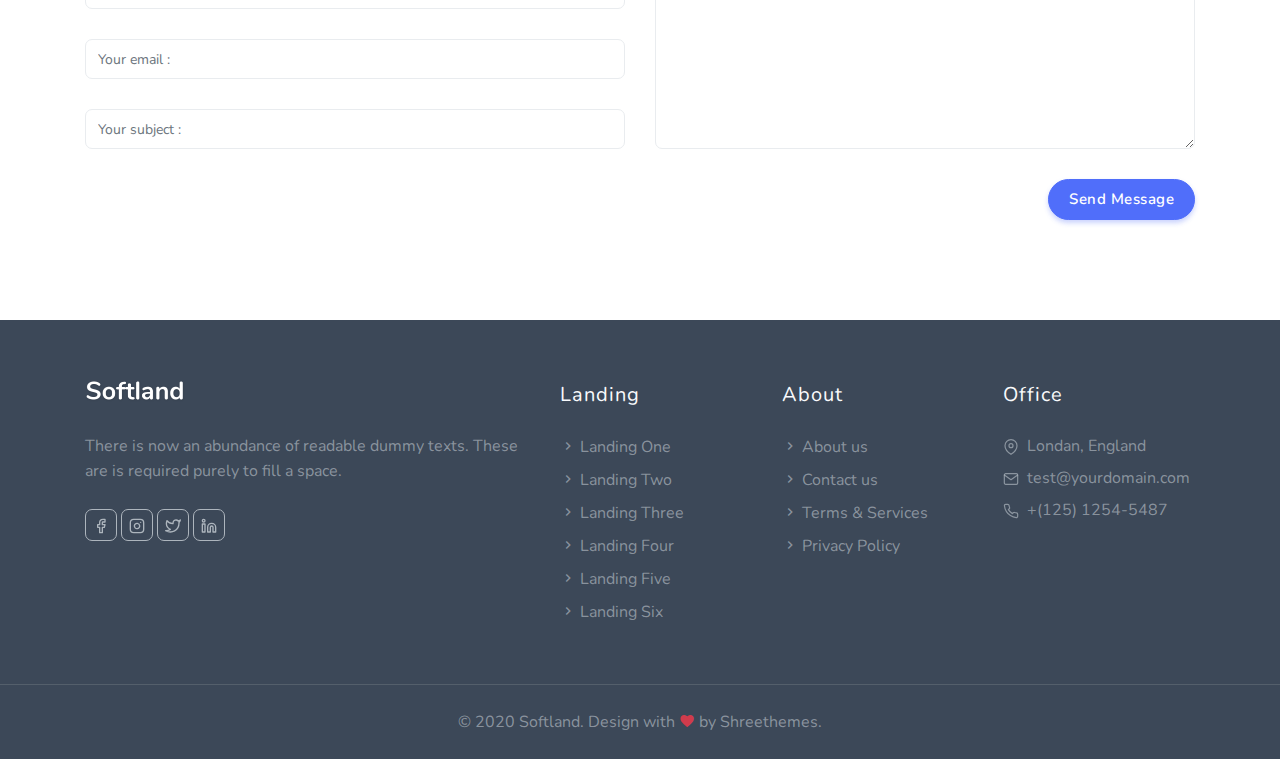
<file: 4/index.html>
<!DOCTYPE html>
    <html lang="en">

    <head>
        <meta charset="utf-8" />
        <title>Softland - Responsive Landing Template</title>
        <meta name="viewport" content="width=device-width, initial-scale=1.0">
        <meta name="description" content="Premium Bootstrap 4 Landing Page Template" />
        <meta name="keywords" content="bootstrap 4, premium, marketing, multipurpose" />
        <meta content="Shreethemes" name="author" />
        <!-- favicon -->
        <link rel="shortcut icon" href="images/favicon.ico">
        <!-- Bootstrap css -->
        <link href="css/bootstrap.min.css" rel="stylesheet" type="text/css" />
        <!-- Icons -->
        <link href="css/materialdesignicons.min.css" rel="stylesheet" type="text/css" />
        <link rel="stylesheet" href="https://unicons.iconscout.com/release/v2.1.5/css/unicons.css" />
        <!-- Icons -->
        <link href="css/magnific-popup.css" rel="stylesheet" type="text/css" />
        <!-- Main css File -->
        <link href="css/style.css" rel="stylesheet" type="text/css" />
        <link href="css/colors/default.css" rel="stylesheet" id="color-opt">
        
    </head>

    <body>
        <!-- Navbar STart -->
        <header id="topnav" class="defaultscroll sticky">
            <div class="container">
                <!-- Logo container-->
                <div>
                    <a class="logo" href="../index.html" target="_blank">
                        <!-- Softland -->
                        <img src="images/logo-dark.png" class="l-dark" height="20" alt="">
                        <img src="images/logo-light.png" class="l-light" height="20" alt="">
                    </a>
                </div>                 
                <div class="buy-button">
                    <a href="javascript:void(0)" class="btn btn-pills btn-primary">Sign in</a>
                </div><!--end login button--><!--end login button-->
                <!-- End Logo container-->
                <div class="menu-extras">
                    <div class="menu-item">
                        <!-- Mobile menu toggle-->
                        <a class="navbar-toggle">
                            <div class="lines">
                                <span></span>
                                <span></span>
                                <span></span>
                            </div>
                        </a>
                        <!-- End mobile menu toggle-->
                    </div>
                </div>
        
                <div id="navigation">
                    <!-- Navigation Menu-->   
                    <ul class="navigation-menu nav-light">
                        <li class="has-submenu active">
                            <a href="#home">Home</a>
                        </li>
                        <li class="has-submenu">
                            <a href="#service">Services</a>
                        </li>
                        <li class="has-submenu">
                            <a href="#price">Plans</a>
                        </li>
                        <li class="has-submenu">
                            <a href="#blog">Blog & News</a>
                        </li>
                        <li class="has-submenu">
                            <a href="#contact">Contact</a>
                        </li>
                    </ul><!--end navigation menu-->
                </div><!--end navigation-->
            </div><!--end container-->
        </header><!--end header-->
        <!-- Navbar End -->

        <!-- Start Home -->
        <section class="bg-half-170 d-table w-100 border-bottom" style="background: url('images/bg/bg1.jpg') center center;" id="home">
            <div class="bg-overlay"></div>
            <div class="container">
                <div class="row justify-content-center">
                    <div class="col-12">
                        <div class="title-heading text-center">
                            <h4 class="display-4 letter-spacing mb-3 text-white font-weight-bold">Creative Landing Template</h4>
                            <p class="text-white-50 para-desc mx-auto">There is now an abundance of readable dummy texts. These are usually used when a text is required purely to fill a space.</p>
                        
                            <div class="py-4 my-md-5">
                                <div class="py-5 my-5 position-relative">
                                    <div class="play-icon">
                                        <a href="http://vimeo.com/287684225" class="play-btn video-play-icon">
                                            <i class="mdi mdi-play mdi-18px text-primary rounded-circle bg-white shadow"></i>
                                        </a>
                                    </div>
                                </div>
                            </div>

                            <p class="text-light mx-auto">Subscribe now for a free 30 day trial</p>
                            <div class="subscribe-form">
                                <form action="#" class="position-relative" style="max-width: 500px; margin: 0 auto;">
                                    <input name="email" id="email2" type="email" class="rounded-pill" placeholder="example@mail.com">
                                    <button type="submit" class="btn btn-pills btn-primary">Subscribe</button>
                                </form>
                            </div>
                        </div>
                    </div><!--end col-->
                </div><!--end row-->
            </div><!--end container-->
        </section><!--end section-->
        <!-- End Home -->


        <!-- About Start -->
        <section class="section" id="about">
            <div class="container">
                <div class="row align-items-center">
                    <div class="col-lg-6 col-md-6 order-2 order-md-1 mt-4 pt-2 mt-sm-0 opt-sm-0">
                        <div class="row align-items-center">
                            <div class="col-lg-6 col-md-6 col-6">
                                <div class="row">    
                                    <div class="col-lg-12 col-md-12 mt-4 pt-2">
                                        <div class="card work-desk rounded border-0 shadow-lg overflow-hidden">
                                            <img src="images/about/ab02.jpg" class="img-fluid" alt="Image">
                                            <div class="img-overlay bg-dark"></div>
                                            <a href="images/about/ab02.jpg" class="mfp-image">
                                                <div class="icon bg-primary text-center rounded-pill">
                                                    <i data-feather="plus" class="fea icons text-white icon-ex-md"></i>
                                                </div>
                                            </a>
                                        </div>
                                    </div><!--end col-->

                                    <div class="col-12">
                                        <div class="mt-4 pt-2 text-right">
                                            <a href="javascript:void(0)" class="btn btn-pills btn-primary">Read More <i data-feather="chevron-right" class="fea icon-sm"></i></a>
                                        </div>
                                    </div>
                                </div><!--end row-->
                            </div><!--end col-->

                            <div class="col-lg-6 col-md-6 col-6">
                                <div class="row">
                                    <div class="col-lg-12 col-md-12">
                                        <div class="card work-desk rounded border-0 shadow-lg overflow-hidden">
                                            <img src="images/about/ab03.jpg" class="img-fluid" alt="Image">
                                            <div class="img-overlay bg-dark"></div>
                                            <a href="images/about/ab03.jpg" class="mfp-image">
                                                <div class="icon bg-primary shadow-lg text-center rounded-pill">
                                                    <i data-feather="plus" class="fea icons text-white icon-ex-md"></i>
                                                </div>
                                            </a>
                                        </div>
                                    </div><!--end col-->
    
                                    <div class="col-lg-12 col-md-12 mt-4 pt-2">
                                        <div class="card work-desk rounded border-0 shadow-lg overflow-hidden">
                                            <img src="images/about/ab04.jpg" class="img-fluid" alt="Image">
                                            <div class="img-overlay bg-dark"></div>
                                            <a href="images/about/ab04.jpg" class="mfp-image">
                                                <div class="icon bg-primary shadow-lg text-center rounded-pill">
                                                    <i data-feather="plus" class="fea icons text-white icon-ex-md"></i>
                                                </div>
                                            </a>
                                        </div>
                                    </div><!--end col-->
                                </div><!--end row-->
                            </div><!--end col-->
                        </div><!--end row-->
                    </div><!--end col-->

                    <div class="col-lg-6 col-md-6 col-12 order-1 order-md-2">
                        <div class="section-title ml-lg-5">
                            <h5 class="text-primary font-weight-normal mb-3">About Us</h5>
                            <h4 class="title mb-4">Our mission is to <br> make your life easier.</h4>
                            <p class="text-muted mb-0">Lorem, ipsum dolor sit amet consectetur adipisicing elit quod debitis praesentium pariatur temporibus ipsa, cum quidem obcaecati sunt?</p>
                            
                            <div class="row">
                                <div class="col-lg-6 mt-4 pt-2">
                                    <div class="media align-items-center rounded shadow p-3">
                                        <i data-feather="airplay" class="fea text-primary"></i>
                                        <h6 class="ml-3 mb-0"><a href="javascript:void(0)" class="text-dark">Responsive</a></h6>
                                    </div>
                                </div>
                                <div class="col-lg-6 mt-4 pt-2">
                                    <div class="media align-items-center rounded shadow p-3">
                                        <i data-feather="download" class="fea text-primary"></i>
                                        <h6 class="ml-3 mb-0"><a href="javascript:void(0)" class="text-dark">Free Download</a></h6>
                                    </div>
                                </div>
                                <div class="col-lg-6 mt-4 pt-2">
                                    <div class="media align-items-center rounded shadow p-3">
                                        <i data-feather="user" class="fea text-primary"></i>
                                        <h6 class="ml-3 mb-0"><a href="javascript:void(0)" class="text-dark">Support</a></h6>
                                    </div>
                                </div>
                                <div class="col-lg-6 mt-4 pt-2">
                                    <div class="media align-items-center rounded shadow p-3">
                                        <i data-feather="codepen" class="fea text-primary"></i>
                                        <h6 class="ml-3 mb-0"><a href="javascript:void(0)" class="text-dark">Development</a></h6>
                                    </div>
                                </div>
                                <div class="col-12 mt-4 pt-2">
                                    <div class="watch-video">
                                        <a href="http://vimeo.com/99025203" class="video-play-icon watch font-weight-bold title-dark text-dark"><i class="mdi mdi-play play-icon-circle text-center d-inline-block mr-2 rounded-pill text-white title-dark position-relative play play-iconbar"></i> Watch Now</a>
                                    </div>
                                </div>
                            </div>
                        </div>
                    </div><!--end col-->
                </div><!--enr row-->
            </div><!--end container-->
        </section>
        <!-- End About -->

        <!-- Services Start -->
        <section class="section bg-light" id="service">
            <div class="container">
                <div class="row justify-content-center">
                    <div class="col-12">
                        <div class="section-title text-center mb-4 pb-2">
                            <h4 class="title mb-4">Our Features</h4>
                            <p class="text-muted para-desc mx-auto mb-0">There is now an abundance of readable dummy texts. These are usually used when a text is required purely to fill a space.</p>
                        </div>
                    </div><!--end col-->
                </div><!--end row-->

                <div class="row">
                    <div class="col-lg-4 col-md-6 col-12 mt-4 pt-2">
                        <div class="card service-wrapper rounded border-0 shadow px-4 py-5">
                            <div class="icon text-center text-primary h1 shadow rounded bg-white">
                                <i class="uim uim-airplay"></i>
                            </div>
                            <div class="content mt-4">
                                <h5 class="title">Fully Responsive</h5>
                                <p class="text-muted mt-3 mb-0">It is a long established fact that a reader will be distracted by the when looking at its layout.</p>
                                <div class="mt-3">
                                    <a href="javascript:void(0)" class="text-primary">Read More <i data-feather="chevron-right" class="fea icon-sm"></i></a>
                                </div>
                            </div>
                            <div class="big-icon h1 text-primary">
                                <i class="uim uim-airplay icons"></i>
                            </div>
                        </div>
                    </div><!--end col-->

                    <div class="col-lg-4 col-md-6 col-12 mt-4 pt-2">
                        <div class="card service-wrapper rounded border-0 shadow px-4 py-5">
                            <div class="icon text-center text-primary h1 shadow rounded bg-white">
                                <i class="uim uim-circle-layer"></i>
                            </div>
                            <div class="content mt-4">
                                <h5 class="title">Fresh Layouts</h5>
                                <p class="text-muted mt-3 mb-0">It is a long established fact that a reader will be distracted by the when looking at its layout.</p>
                                <div class="mt-3">
                                    <a href="javascript:void(0)" class="text-primary">Read More <i data-feather="chevron-right" class="fea icon-sm"></i></a>
                                </div>
                            </div>
                            <div class="big-icon h1 text-primary">
                                <i class="uim uim-circle-layer icons"></i>
                            </div>
                        </div>
                    </div><!--end col-->
                    
                    <div class="col-lg-4 col-md-6 col-12 mt-4 pt-2">
                        <div class="card service-wrapper rounded border-0 shadow px-4 py-5">
                            <div class="icon text-center text-primary h1 shadow rounded bg-white">
                                <i class="uim uim-signal-alt-3"></i>
                            </div>
                            <div class="content mt-4">
                                <h5 class="title">Minimalism Feast</h5>
                                <p class="text-muted mt-3 mb-0">It is a long established fact that a reader will be distracted by the when looking at its layout.</p>
                                <div class="mt-3">
                                    <a href="javascript:void(0)" class="text-primary">Read More <i data-feather="chevron-right" class="fea icon-sm"></i></a>
                                </div>
                            </div>
                            <div class="big-icon h1 text-primary">
                                <i class="uim uim-signal-alt-3 icons"></i>
                            </div>
                        </div>
                    </div><!--end col-->
                    
                    <div class="col-lg-4 col-md-6 col-12 mt-4 pt-2">
                        <div class="card service-wrapper rounded border-0 shadow px-4 py-5">
                            <div class="icon text-center text-primary h1 shadow rounded bg-white">
                                <i class="uim uim-flip-h-alt"></i>
                            </div>
                            <div class="content mt-4">
                                <h5 class="title">Modern Workflow</h5>
                                <p class="text-muted mt-3 mb-0">It is a long established fact that a reader will be distracted by the when looking at its layout.</p>
                                <div class="mt-3">
                                    <a href="javascript:void(0)" class="text-primary">Read More <i data-feather="chevron-right" class="fea icon-sm"></i></a>
                                </div>
                            </div>
                            <div class="big-icon h1 text-primary">
                                <i class="uim uim-flip-h-alt icons"></i>
                            </div>
                        </div>
                    </div><!--end col-->
                    
                    <div class="col-lg-4 col-md-6 col-12 mt-4 pt-2">
                        <div class="card service-wrapper rounded border-0 shadow px-4 py-5">
                            <div class="icon text-center text-primary h1 shadow rounded bg-white">
                                <i class="uim uim-flip-v"></i>
                            </div>
                            <div class="content mt-4">
                                <h5 class="title">Unique Features</h5>
                                <p class="text-muted mt-3 mb-0">It is a long established fact that a reader will be distracted by the when looking at its layout.</p>
                                <div class="mt-3">
                                    <a href="javascript:void(0)" class="text-primary">Read More <i data-feather="chevron-right" class="fea icon-sm"></i></a>
                                </div>
                            </div>
                            <div class="big-icon h1 text-primary">
                                <i class="uim uim-flip-v icons"></i>
                            </div>
                        </div>
                    </div><!--end col-->
                    
                    <div class="col-lg-4 col-md-6 col-12 mt-4 pt-2">
                        <div class="card service-wrapper rounded border-0 shadow px-4 py-5">
                            <div class="icon text-center text-primary h1 shadow rounded bg-white">
                                <i class="uim uim-clock"></i>
                            </div>
                            <div class="content mt-4">
                                <h5 class="title">Support 24/7</h5>
                                <p class="text-muted mt-3 mb-0">It is a long established fact that a reader will be distracted by the when looking at its layout.</p>
                                <div class="mt-3">
                                    <a href="javascript:void(0)" class="text-primary">Read More <i data-feather="chevron-right" class="fea icon-sm"></i></a>
                                </div>
                            </div>
                            <div class="big-icon h1 text-primary">
                                <i class="uim uim-clock"></i>
                            </div>
                        </div>
                    </div><!--end col-->
                </div><!--end row-->
            </div><!--end container-->
            
            <div class="container mt-100 mt-60">
                <div class="row align-items-center">
                    <div class="col-lg-6 col-md-6">
                        <div class="mr-lg-5">
                            <img src="images/illu/Businesswoman.svg" class="img-fluid" alt="">
                        </div>
                    </div><!--end col-->

                    <div class="col-lg-6 col-md-6 mt-4 mt-sm-0 pt-2 pt-sm-0">
                        <div class="section-title">
                            <h2 class="text-primary">
                                <i class="uim uim-google-play"></i>
                            </h2>
                            <h4 class="title mt-3 mb-4">Ultimate features <br> that we built !</h4>
                            <p class="text-muted para-desc">There is now an abundance of readable dummy texts. These are usually used when a text is required purely to fill a space.</p>
                            <ul class="list-unstyled feature-list text-muted">
                                <li class="mt-2"><i data-feather="check-circle" class="fea icon-ex-md text-success mr-2"></i>Digital Marketing Solutions for Tomorrow</li>
                                <li class="mt-2"><i data-feather="check-circle" class="fea icon-ex-md text-success mr-2"></i>Our Talented & Experienced Marketing Agency</li>
                                <li class="mt-2"><i data-feather="check-circle" class="fea icon-ex-md text-success mr-2"></i>Create your own skin to match your brand</li>
                            </ul>
                            <a href="javascript:void(0)" class="mt-3 text-primary">Find Out More <i class="mdi mdi-chevron-right"></i></a>
                        </div>
                    </div><!--end col-->
                </div><!--end row-->
            </div><!--end container-->

            <div class="container mt-100 mt-60">
                <div class="row align-items-center">
                    <div class="col-lg-6 col-md-6 order-1 order-md-2">
                        <div class="ml-lg-5">
                            <img src="images/illu/Businessman.svg" class="img-fluid" alt="">
                        </div>
                    </div><!--end col-->

                    <div class="col-lg-6 col-md-6 order-2 order-md-1 mt-4 mt-sm-0 pt-2 pt-sm-0">
                        <div class="section-title">
                            <h2 class="text-primary">
                                <i class="uim uim-google-drive"></i>
                            </h2>
                            <h4 class="title mt-3 mb-4">Designed & Built by <br> latest code integration</h4>
                            <p class="text-muted para-desc">There is now an abundance of readable dummy texts. These are usually used when a text is required purely to fill a space. These alternatives to the classic Lorem Ipsum texts are often amusing and tell short, funny or nonsensical stories.</p>
                            <div class="mt-4">
                                <a href="javascript:void(0)" class="btn btn-pills btn-primary">Learn More <i data-feather="chevron-right" class="fea icon-sm"></i></a>
                            </div>
                        </div>
                    </div><!--end col-->
                </div><!--end row-->
            </div><!--end container-->
        </section><!--end section-->
        <!-- Services End -->

        <!-- Start Pricing -->
        <section class="section" id="price">
            <div class="container">
                <div class="row justify-content-center">
                    <div class="col-12">
                        <div class="section-title text-center mb-4 pb-2">
                            <h4 class="title mb-4">Pricing Plans</h4>
                            <p class="text-muted para-desc mx-auto mb-0">There is now an abundance of readable dummy texts. These are usually used when a text is required purely to fill a space.</p>
                        </div>
                    </div><!--end col-->
                </div><!--end row-->

                <div class="row no-gutters mt-4 pt-2">
                    <div class="col-12 rounded shadow">
                        <div class="row align-items-center no-gutters pricing-table">
                            <div class="col-md-4 py-4">
                                <div class="pricing-plan px-md-5 px-4 pb-4 borders text-center">
                                    <img src="images/illu/free.svg" alt="" class="avatar avatar-medium">
                                    <h4 class="my-4 font-weight-bold">Personal</h4>
                                    <ul class="pricing-features text-muted list-unstyled">
                                        <li class="pricing-features-item">Limited Email Support</li>
                                        <li class="pricing-features-item">Unlimited Data Transfer</li>
                                        <li class="pricing-features-item">10GB Storage</li>
                                    </ul>
                                    <h4 class="pricing-rate my-4">Free</h4>
                                    <a href="javascript:void(0)" class="btn btn-pills btn-outline-primary">Sign In</a>
                                </div>
                            </div><!--end col-->

                            <div class="col-md-4 py-4 bg-primary rounded-pill">
                                <div class="pricing-plan business-plan px-md-5 px-4 pb-4 borders text-center">
                                    <img src="images/illu/business.svg" alt="" class="avatar avatar-medium">
                                    <h4 class="my-4 font-weight-bold text-white">Business</h4>
                                    <ul class="pricing-features text-light list-unstyled">
                                        <li class="pricing-features-item">Limited Email Support</li>
                                        <li class="pricing-features-item">Unlimited Data Transfer</li>
                                        <li class="pricing-features-item">30GB Storage</li>
                                    </ul>
                                    <h4 class="text-white my-4 pricing-rate">$ 39 / Month</h4>
                                    <a href="javascript:void(0)" class="btn btn-pills btn-light">Buy Now</a>
                                    <p class="text-light mt-3 mb-0">Or Start 14 Days Trial</p>
                                </div>
                            </div><!--end col-->

                            <div class="col-md-4 py-4">
                                <div class="pricing-plan px-md-5 px-4 text-center">
                                    <img src="images/illu/enterprise.svg" alt="" class="avatar avatar-medium">
                                    <h4 class="my-4 font-weight-bold">Enterprise</h4>
                                    <ul class="pricing-features text-muted list-unstyled">
                                        <li class="pricing-features-item">Email Support</li>
                                        <li class="pricing-features-item">Unlimited Data Transfer</li>
                                        <li class="pricing-features-item">100GB Storage</li>
                                    </ul>
                                    <h4 class="pricing-rate my-4">$ 59 / Month</h4>
                                    <a href="javascript:void(0)" class="btn btn-pills btn-primary">Buy Now</a>
                                    <p class="text-muted mt-3 mb-0">Or Start 14 Days Trial</p>
                                </div>
                            </div><!--end col-->
                        </div><!--end row-->
                    </div><!--end col-->
                </div><!--end row-->
            </div><!--end container-->
        </section><!--end section-->
        <!-- Start Pricing -->

        <!-- Start Blog -->
        <section class="section bg-light" id="blog">
            <div class="container">
                <div class="row justify-content-center">
                    <div class="col-12">
                        <div class="section-title text-center mb-4 pb-2">
                            <h4 class="title mb-4">Latest News & Blogs</h4>
                            <p class="text-muted para-desc mx-auto mb-0">There is now an abundance of readable dummy texts. These are usually used when a text is required purely to fill a space.</p>
                        </div>
                    </div><!--end col-->
                </div><!--end row-->

                <div class="row">
                    <div class="col-lg-4 col-md-6 col-12 mt-4 pt-2">
                        <div class="card blog-post border-0 shadow rounded position-relative overflow-hidden">
                            <img src="images/blog/01.jpg" class="img-fluid" alt="">
                            <div class="card-body content p-4 bg-white">
                                <h5><a href="javascript:void(0)" class="card-title title text-dark">Media Optimization</a></h5>
                                <p class="text-muted">There is now an abundance of readable dummy texts. These are purely to fill a space.</p>
                                <a href="javascript:void(0)" class="text-primary">Read More <i data-feather="chevron-right" class="fea icon-sm"></i></a>
                            </div>
                        </div>
                    </div><!--end col-->
                    
                    <div class="col-lg-4 col-md-6 col-12 mt-4 pt-2">
                        <div class="card blog-post border-0 shadow rounded position-relative overflow-hidden">
                            <img src="images/blog/02.jpg" class="img-fluid" alt="">
                            <div class="card-body content p-4 bg-white">
                                <h5><a href="javascript:void(0)" class="card-title title text-dark">Easy & Effective</a></h5>
                                <p class="text-muted">There is now an abundance of readable dummy texts. These are purely to fill a space.</p>
                                <a href="javascript:void(0)" class="text-primary">Read More <i data-feather="chevron-right" class="fea icon-sm"></i></a>
                            </div>
                        </div>
                    </div><!--end col-->
                    
                    <div class="col-lg-4 col-md-6 col-12 mt-4 pt-2">
                        <div class="card blog-post border-0 shadow rounded position-relative overflow-hidden">
                            <img src="images/blog/03.jpg" class="img-fluid" alt="">
                            <div class="card-body content p-4 bg-white">
                                <h5><a href="javascript:void(0)" class="card-title title text-dark">Google Links</a></h5>
                                <p class="text-muted">There is now an abundance of readable dummy texts. These are purely to fill a space.</p>
                                <a href="javascript:void(0)" class="text-primary">Read More <i data-feather="chevron-right" class="fea icon-sm"></i></a>
                            </div>
                        </div>
                    </div><!--end col-->
                </div><!--end row-->
            </div><!--end container-->
        </section><!--end section-->
        <!-- End Blog -->

        <!-- Start COntact -->
        <section class="section" id="contact">
            <div class="container">
                <div class="row justify-content-center">
                    <div class="col-12">
                        <div class="section-title text-center mb-4 pb-2">
                            <h4 class="title mb-4">Contact us</h4>
                            <p class="text-muted para-desc mx-auto mb-0">There is now an abundance of readable dummy texts. These are usually used when a text is required purely to fill a space.</p>
                        </div>
                    </div><!--end col-->
                </div><!--end row-->

                <div class="row">
                    <div class="col-md-4 mt-4 pt-2">
                        <div class="contact-detail text-center">
                            <div class="icon">
                                <i data-feather="phone" class="fea icon-md"></i>
                            </div>
                            <div class="content mt-4">
                                <h6 class="title text-uppercase font-weight-bold">Phone</h6>
                                <p class="text-muted">Promising development turmoil inclusive education transformative community</p>
                                <a href="tel:+152534-468-854" class="text-primary">+152 534-468-854</a>
                            </div>  
                        </div>
                    </div><!--end col-->
                    
                    <div class="col-md-4 mt-4 pt-2">
                        <div class="contact-detail text-center">
                            <div class="icon">
                                <i data-feather="mail" class="fea icon-md"></i>
                            </div>
                            <div class="content mt-4">
                                <h6 class="title text-uppercase font-weight-bold">Email</h6>
                                <p class="text-muted">Promising development turmoil inclusive education transformative community</p>
                                <a href="mailto:contact@example.com" class="text-primary">contact@example.com</a>
                            </div>  
                        </div>
                    </div><!--end col-->
                    
                    <div class="col-md-4 mt-4 pt-2">
                        <div class="contact-detail text-center">
                            <div class="icon">
                                <i data-feather="map-pin" class="fea icon-md"></i>
                            </div>
                            <div class="content mt-4">
                                <h6 class="title text-uppercase font-weight-bold">Location</h6>
                                <p class="text-muted">C/54 Northwest Freeway, Suite 558, <br>Houston, USA 485</p>
                                <a href="https://www.google.com/maps/embed?pb=!1m10!1m8!1m3!1d6030.418742494061!2d-111.34563870463673!3d26.01036670629853!3m2!1i1024!2i768!4f13.1!5e0!3m2!1ses-419!2smx!4v1471908546569" class="video-play-icon text-primary">View on Google map</a>
                            </div>  
                        </div>
                    </div><!--end col-->
                </div><!--end row-->
            </div><!--end container-->
            
            <div class="container mt-100 mt-60">
                <div class="row justify-content-center">
                    <div class="col-lg-12">
                        <div class="custom-form mb-sm-30">
                            <div id="message"></div>
                            <form method="post" action="php/contact.php" name="contact-form" id="contact-form">
                                <div class="row">
                                    <div class="col-lg-6">
                                        <div class="row">
                                            <div class="col-lg-12 col-md-6">
                                                <div class="form-group">
                                                    <input name="name" id="name" type="text" class="form-control border rounded" placeholder="First Name :">
                                                </div>
                                            </div><!--end col-->
                                            <div class="col-lg-12 col-md-6">
                                                <div class="form-group">
                                                    <input name="email" id="email" type="email" class="form-control border rounded" placeholder="Your email :">
                                                </div> 
                                            </div><!--end col-->
                                            <div class="col-lg-12">
                                                <div class="form-group">
                                                    <input name="subject" id="subject" class="form-control border rounded" placeholder="Your subject :">
                                                </div>                                                                               
                                            </div><!--end col-->
                                        </div><!--end row-->
                                    </div><!--end col-->

                                    <div class="col-lg-6">
                                        <div class="form-group">
                                            <textarea name="comments" id="comments" rows="4" class="form-control border rounded" placeholder="Your Message :"></textarea>
                                        </div>
                                    </div><!--end col-->
                                </div><!--end row-->
                                <div class="row">
                                    <div class="col-sm-12 text-right">
                                        <input type="submit" id="submit" name="send" class="submitBnt btn btn-pills btn-primary" value="Send Message">
                                        <div id="simple-msg"></div>
                                    </div><!--end col-->
                                </div><!--end row-->
                            </form><!--end form-->
                        </div><!--end custom-form-->
                    </div><!--end col-->
                </div><!--end row-->
            </div><!--end container-->
        </section><!--end section-->
        <!-- End COntact -->

        <!-- Start Footer -->
        <footer class="bg-dark">
            <div class="container">
                <div class="row">
                    <div class="col-lg-5 col-md-12">
                        <a class="logo-footer" href="#">
                            <img src="images/logo-light.png" height="22" class="mb-2" alt="">
                        </a>
                        <p class="mt-4">There is now an abundance of readable dummy texts. These are is required purely to fill a space.</p>
                        <ul class="list-unstyled social-icon social mb-0 mt-4">
                            <li class="list-inline-item"><a href="javascript:void(0)" class="rounded"><i data-feather="facebook" class="fea icon-sm fea-social"></i></a></li>
                            <li class="list-inline-item"><a href="javascript:void(0)" class="rounded"><i data-feather="instagram" class="fea icon-sm fea-social"></i></a></li>
                            <li class="list-inline-item"><a href="javascript:void(0)" class="rounded"><i data-feather="twitter" class="fea icon-sm fea-social"></i></a></li>
                            <li class="list-inline-item"><a href="javascript:void(0)" class="rounded"><i data-feather="linkedin" class="fea icon-sm fea-social"></i></a></li>
                        </ul><!--end icon-->
                    </div>

                    <div class="col-lg-7 col-12">
                        <div class="row">
                            <div class="col-lg-4 col-md-4 col-12 mt-4 pt-2 mt-lg-0 pt-lg-0">
                                <h5 class="text-light footer-head font-weight-normal mb-0">Landing</h5>
                                <ul class="list-unstyled footer-list mt-4">
                                    <li><a href="javascript:void(0)" class="text-foot"><i class="mdi mdi-chevron-right mr-1"></i>Landing One</a></li>
                                    <li><a href="javascript:void(0)" class="text-foot"><i class="mdi mdi-chevron-right mr-1"></i>Landing Two</a></li>
                                    <li><a href="javascript:void(0)" class="text-foot"><i class="mdi mdi-chevron-right mr-1"></i>Landing Three</a></li>
                                    <li><a href="javascript:void(0)" class="text-foot"><i class="mdi mdi-chevron-right mr-1"></i>Landing Four</a></li>
                                    <li><a href="javascript:void(0)" class="text-foot"><i class="mdi mdi-chevron-right mr-1"></i>Landing Five</a></li>
                                    <li><a href="javascript:void(0)" class="text-foot"><i class="mdi mdi-chevron-right mr-1"></i>Landing Six</a></li>
                                </ul>
                            </div>
                            
                            <div class="col-lg-4 col-md-4 col-12 mt-4 pt-2 mt-lg-0 pt-lg-0">
                                <h5 class="text-light footer-head font-weight-normal mb-0">About</h5>
                                <ul class="list-unstyled footer-list mt-4">
                                    <li><a href="javascript:void(0)" class="text-foot"><i class="mdi mdi-chevron-right mr-1"></i>About us</a></li>
                                    <li><a href="javascript:void(0)" class="text-foot"><i class="mdi mdi-chevron-right mr-1"></i>Contact us</a></li>
                                    <li><a href="javascript:void(0)" class="text-foot"><i class="mdi mdi-chevron-right mr-1"></i>Terms & Services</a></li>
                                    <li><a href="javascript:void(0)" class="text-foot"><i class="mdi mdi-chevron-right mr-1"></i>Privacy Policy</a></li>
                                </ul>
                            </div>
                            
                            <div class="col-lg-4 col-md-4 col-12 mt-4 pt-2 mt-lg-0 pt-lg-0">
                                <h5 class="text-light footer-head font-weight-normal mb-0">Office</h5>
                                <ul class="list-unstyled footer-list mt-4">
                                    <li><i data-feather="map-pin" class="fea icon-sm mr-2"></i><a href="javascript:void(0)" class="text-foot">Londan, England</a></li>
                                    <li><i data-feather="mail" class="fea icon-sm mr-2"></i><a href="mailto:contact@example.com" class="text-foot">test@yourdomain.com</a></li>
                                    <li><i data-feather="phone" class="fea icon-sm mr-2"></i><a href="tel:+152534-468-854" class="text-foot">+(125) 1254-5487</a></li>
                                </ul>
                            </div>
                        </div>
                    </div>
                </div>
            </div>
        </footer>
        <footer class="bg-dark footer-bar py-4">
            <div class="container">
                <div class="row justify-content-center">
                    <div class="col-12 text-center">
                        <p class="foot-color mb-0">© 2020 Softland. Design with <i class="mdi mdi-heart text-danger"></i> by Shreethemes.</p>
                    </div>
                </div>
            </div>
        </footer>
        <!-- End Footer -->

        <!-- Back to top -->
        <a href="#" class="back-to-top rounded text-center" id="back-to-top"> 
            <i class="mdi mdi-chevron-up d-block"> </i> 
        </a>
        <!-- Back to top -->
        
        <!-- javascript -->
        <script src="js/jquery.min.js"></script>
        <script src="js/bootstrap.bundle.min.js"></script>
        <script src="js/jquery.easing.min.js"></script>
        <script src="js/scrollspy.min.js"></script>
        <!-- Magnific popup -->
        <script src="js/jquery.magnific-popup.min.js"></script>
        <script src="js/magnific.init.js"></script>
        <!-- Icons -->
        <script src="https://unicons.iconscout.com/release/v2.1.5/script/monochrome/bundle.js"></script>
        <script src="js/feather.min.js"></script>
        <!-- Contact -->
        <script src="js/contact.js"></script>
        <!-- Main Js -->
        <script src="js/app.js"></script>
    </body>
</html>
</file>
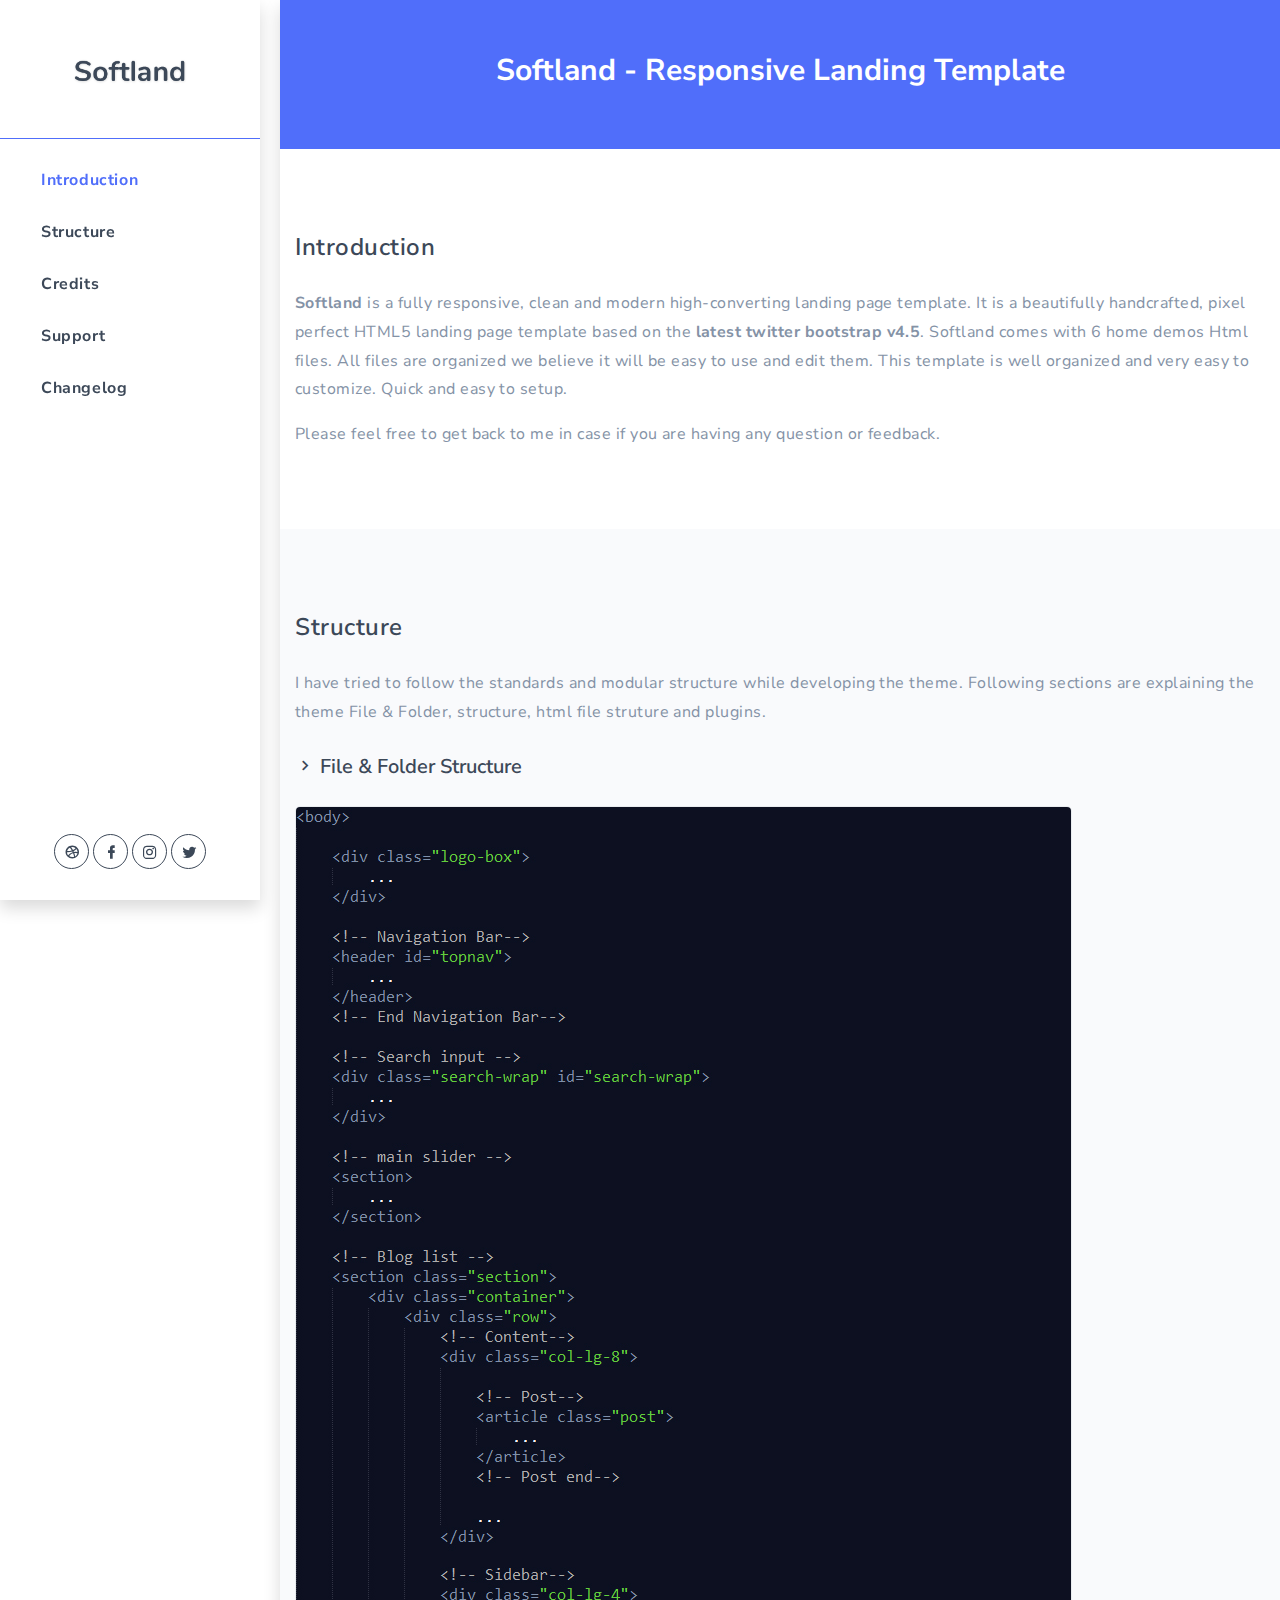
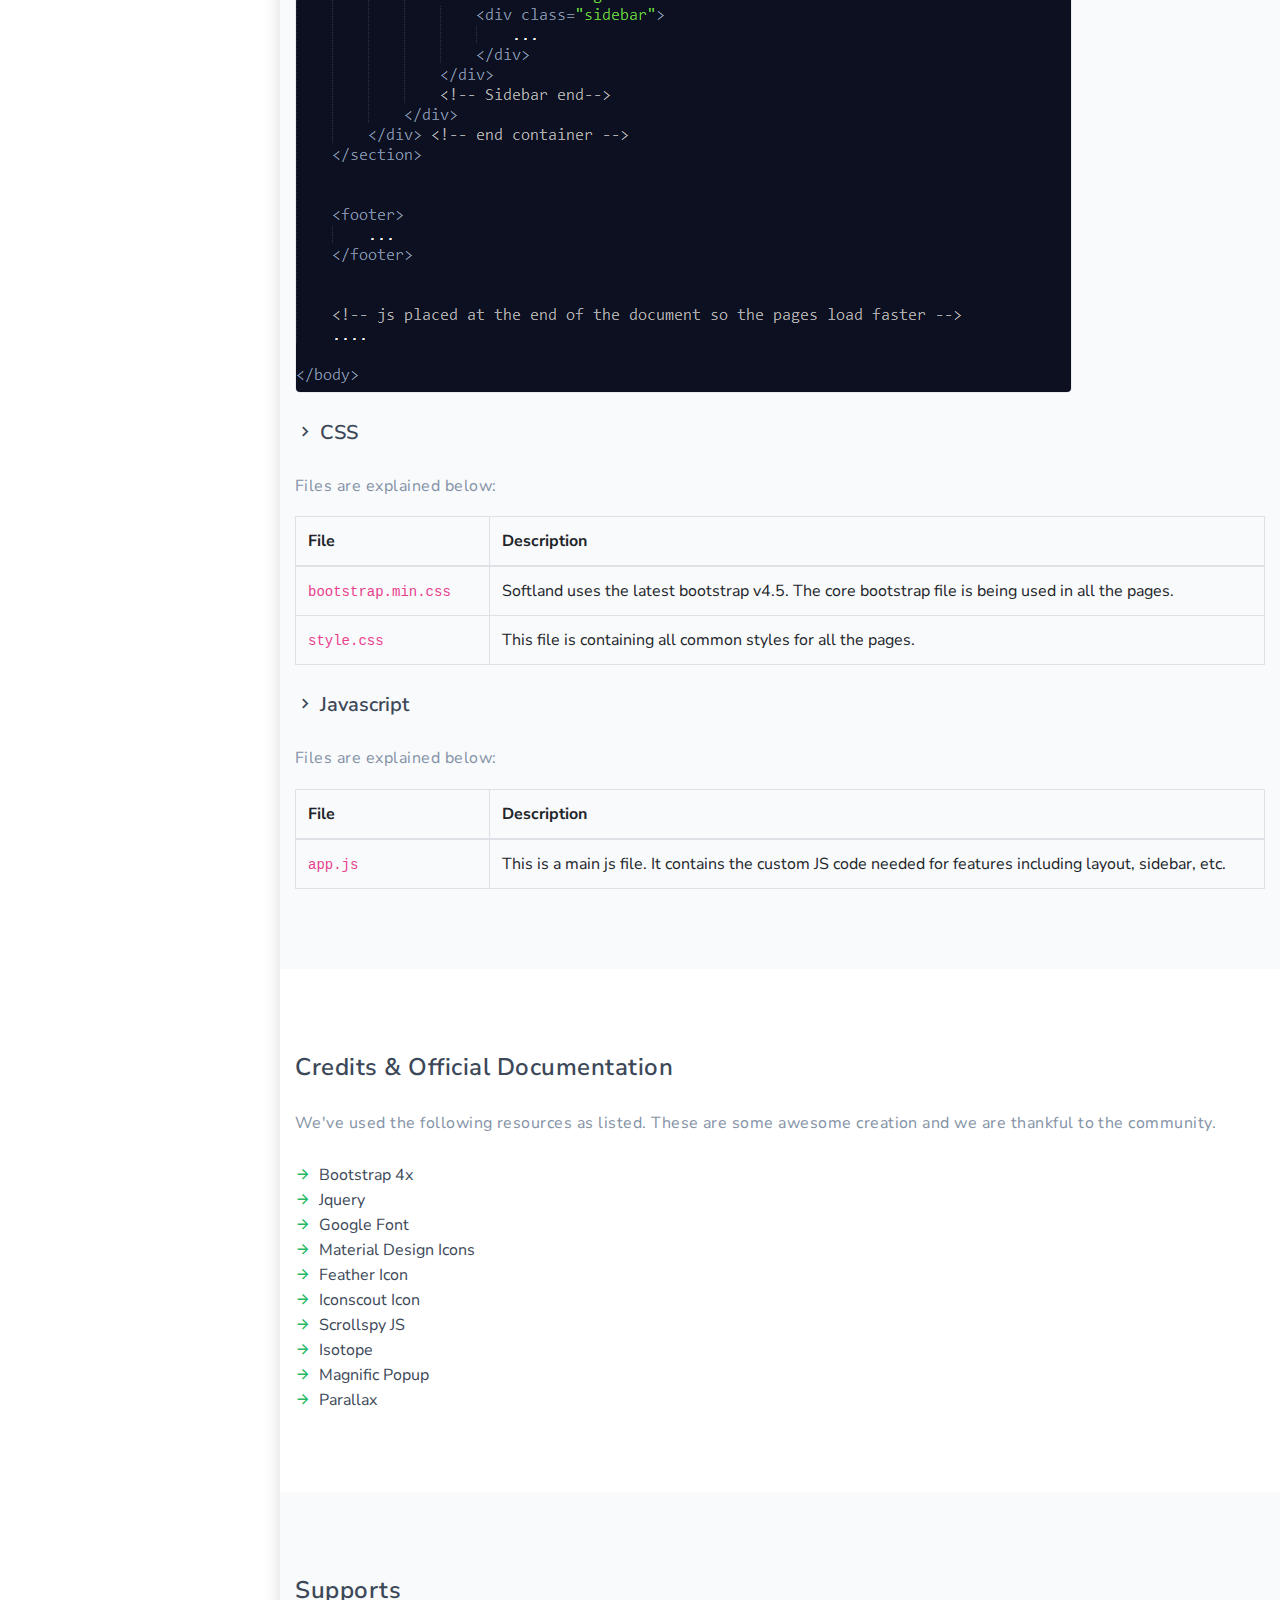
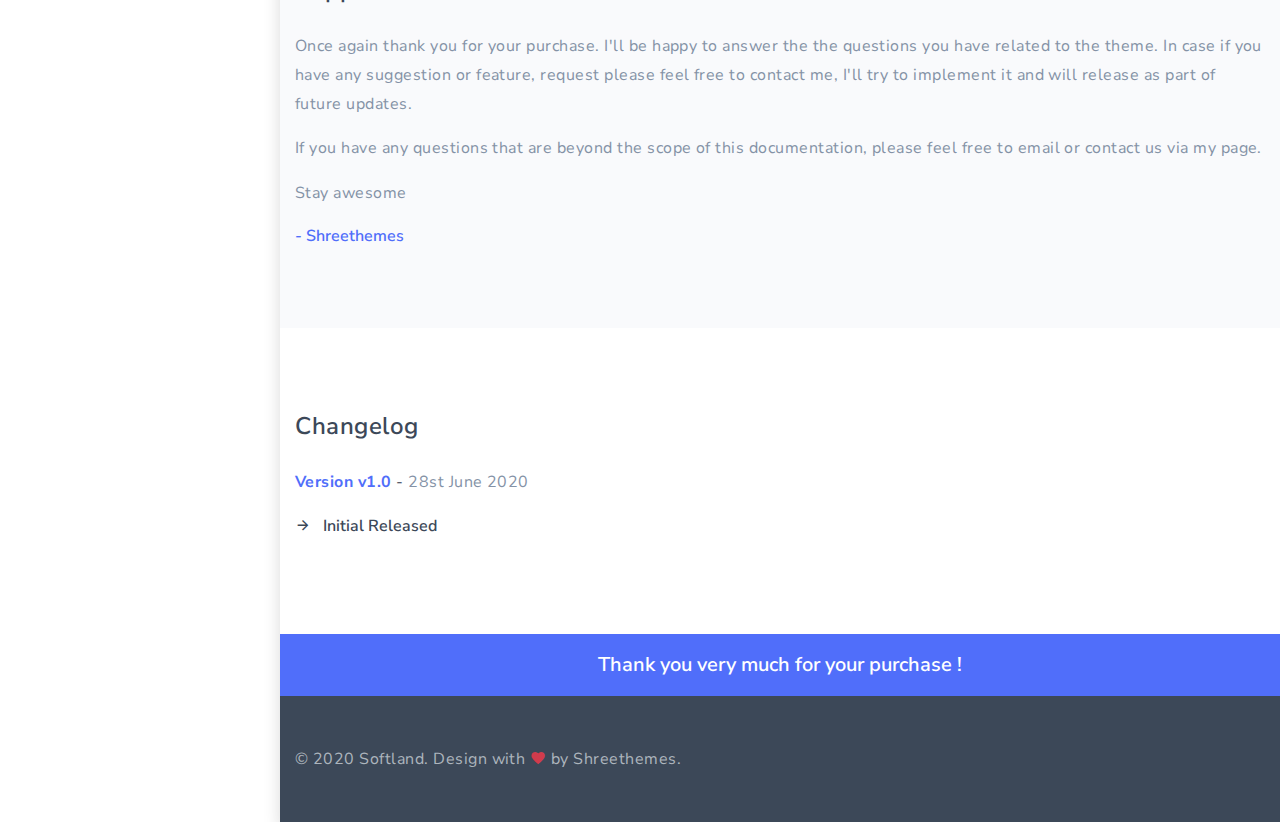
<file: 4/Documentation/index.html>
<!DOCTYPE html>
<html lang="en">
	<head>
		<meta charset="UTF-8">
	    <meta name="viewport" content="width=device-width, initial-scale=1">
	    <title>Softland - Documentation</title>
	    <meta name="description" content="Responsive Bootstrap Landing Template" />
	    <meta name="keywords" content="" />
	    <meta name="author" content="Shreethemes" />

	    <!-- favicon -->
        <link rel="shortcut icon" href="favicon.ico">
		<!-- Bootstrap core CSS -->
	    <link rel="stylesheet" href="css/bootstrap.min.css" type="text/css">
		<!-- Magnificpopup Css -->
	    <link rel="stylesheet" type="text/css" href="css/magnific-popup.css">
	    <!-- Icons -->
        <link href="css/materialdesignicons.min.css" rel="stylesheet" type="text/css" />
        <!--Slider-->
	    <link rel="stylesheet" href="css/owl.carousel.css" />
	    <link rel="stylesheet" href="css/owl.theme.css" />
	    <link rel="stylesheet" href="css/owl.transitions.css" />

	    <!-- Custom  Css -->
	    <link rel="stylesheet" type="text/css" href="css/style.css" />
	</head>

	<body>
		
		<div class="sidenav shadow bg-white">
			<div class="text-center logo-border border-bottom pt-0 pt-lg-5 pb-0 pb-lg-5">
				<div class="d-none d-lg-inline-block">
					<a class="logo scrollbtn" href="#home">
						<img src="logo.png" height="25" alt="">
					</a>
				</div>	
			</div>	
			<!-- NAVBAR -->
			<nav class="navbar navbar-expand-lg navbar-custom bg-white text-white sticky">
			    <div class="container">
					<a class="logo text-dark d-inline-block d-lg-none scrollbtn" href="#home"><img src="logo.png" height="25" alt=""></a>
				    <button class="navbar-toggler" type="button" data-toggle="collapse" data-target="#navbarNav" aria-controls="navbarNav" aria-expanded="false" aria-label="Toggle navigation">
				        <span class="mdi mdi-menu"></span>
				    </button>

				    <div class="collapse navbar-collapse" id="navbarNav">
				        <ul class="navbar-nav nav flex-column">
				            <li class="nav-item active">
				                <a class="nav-link" href="#intro">Introduction</a>
				            </li>
				            <li class="nav-item">
				                <a class="nav-link" href="#structure">Structure</a>
				            </li>
				            <li class="nav-item">
				                <a class="nav-link" href="#credit">Credits</a>
				            </li>
				            <li class="nav-item">
				                <a class="nav-link" href="#support">Support</a>
				            </li>
				            <li class="nav-item">
				                <a class="nav-link" href="#changelog">Changelog</a>
				            </li>
				        </ul>
				    </div>
			    </div>
			</nav>
			<!-- NAVBAR END-->

			<div class="bottom-social social-icon text-center d-none d-lg-inline-block">
				<ul class="list-unstyled icon">
					<li class="list-inline-item"><a href="javascript:void(0)"><i class="mdi mdi-dribbble"></i></a></li>
					<li class="list-inline-item"><a href="javascript:void(0)"><i class="mdi mdi-facebook"></i></a></li>
					<li class="list-inline-item"><a href="javascript:void(0)"><i class="mdi mdi-instagram"></i></a></li>
					<li class="list-inline-item"><a href="javascript:void(0)"><i class="mdi mdi-twitter"></i></a></li>
				</ul>
			</div>
		</div>

		<div class="main shadow bg-white">

			<!-- Main Title Start -->
			<section class="py-5 mt-lg-0 mt-5 bg-primary" id="home">
				<div class="container mt-lg-0 mt-2">
					<div class="row justify-content-center">
						<div class="col-12">
							<div class="text-center">
								<h3 class="text-white font-weight-bold">Softland - Responsive Landing Template</h3>
							</div>
						</div>
					</div>
				</div>
			</section>
			<!-- Main Title End -->
			
			<!-- Intro Start -->
			<section class="section" id="intro">
				<div class="container">
					<div class="row">
						<div class="col-12">
							<div class="section-title mb-4">
								<h4 class="title">Introduction</h4>
							</div>

							<p class="text-muted"><strong>Softland</strong> is a fully responsive, clean and modern high-converting landing page template. It is a beautifully handcrafted, pixel perfect HTML5 landing page template based on the <b>latest twitter bootstrap v4.5</b>. Softland comes with 6 home demos Html files. All files are organized we believe it will be easy to use and edit them. This template is well organized and very easy to customize. Quick and easy to setup.</p>
							<p class="text-muted mb-0">Please feel free to get back to me in case if you are having any question or feedback.</p>
						</div>
					</div>
				</div>
			</section>
			<!-- Intro End -->

			<!-- structure Start -->
			<section class="section bg-light" id="structure">
				<div class="container">
					<div class="row">
						<div class="col-12">
							<div class="section-title mb-4">
								<h4 class="title">Structure</h4>
							</div>
							<p class="text-muted mb-0">I have tried to follow the standards and modular structure while developing the theme. Following sections are explaining the theme File & Folder, structure, html file struture and plugins.</p>
						
							<h5 class="my-4"><i class="mdi mdi-chevron-right"></i> File & Folder Structure</h5>
							<img src="html.jpg" class="img-fluid rounded border" alt="">

							<h5 class="my-4"><i class="mdi mdi-chevron-right"></i> CSS</h5>
							<p class="text-muted">Files are explained below: </p>

							<table class="table table-bordered m-0">
								<thead>
									<tr>
										<th style="width: 20%;"><i class="ti-file"></i> File</th>
										<th>Description</th>
									</tr>
								</thead>
								<tbody>
									<tr>
										<td>
											<code>bootstrap.min.css</code>
										</td>
										<td>
											Softland uses the latest bootstrap v4.5. The core bootstrap file is being used in all the pages.
										</td>
									</tr>

									<tr>
										<td>
											<code>style.css</code>
										</td>
										<td>
											This file is containing all common styles for all the pages.
										</td>
									</tr>
								</tbody>
							</table>

							<h5 class="my-4"><i class="mdi mdi-chevron-right"></i> Javascript</h5>
							<p class="text-muted">Files are explained below: </p>

							<table class="table table-bordered m-0">
								<thead>
									<tr>
										<th style="width: 20%;"><i class="ti-file"></i> File</th>
										<th>Description</th>
									</tr>
								</thead>
								<tbody>
									
									<tr>
										<td>
											<code>app.js</code>
										</td>
										<td>
											This is a main js file. It contains the custom JS code needed for features including
											layout, sidebar, etc.
										</td>
									</tr>
								</tbody>
							</table>
						</div>
					</div>
				</div>
			</section>
			<!-- structure End -->

			<!-- credit Start -->
			<section class="section" id="credit">
				<div class="container">
					<div class="row">
						<div class="col-12">
							<div class="section-title mb-4">
								<h4 class="title">Credits & Official Documentation</h4>
							</div>
							<p class="text-muted">We've used the following resources as listed. These are some awesome creation and we are thankful to the community.</p>

							<ul class="list-unstyled mb-0 mt-4 credit-links">
								<li><i class="mdi mdi-arrow-right text-success mr-2"></i><a href="http://getbootstrap.com/" rel="nofollow" class="text-dark" target="_blank">Bootstrap 4x</a></li>
								<li><i class="mdi mdi-arrow-right text-success mr-2"></i><a href="https://jquery.com/" rel="nofollow" class="text-dark" target="_blank">Jquery</a></li>
								<li><i class="mdi mdi-arrow-right text-success mr-2"></i><a href="https://fonts.google.com/" rel="nofollow" class="text-dark" target="_blank">Google Font</a></li>
								<li><i class="mdi mdi-arrow-right text-success mr-2"></i><a href="https://materialdesignicons.com/" rel="nofollow" class="text-dark" target="_blank">Material Design Icons</a></li>
								<li><i class="mdi mdi-arrow-right text-success mr-2"></i><a href="https://feathericons.com/" rel="nofollow" class="text-dark" target="_blank">Feather Icon</a></li>
								<li><i class="mdi mdi-arrow-right text-success mr-2"></i><a href="https://iconscout.com/unicons" rel="nofollow" class="text-dark" target="_blank">Iconscout Icon</a></li>
								<li><i class="mdi mdi-arrow-right text-success mr-2"></i><a href="https://github.com/thesmart/jquery-scrollspy" rel="nofollow" class="text-dark" target="_blank">Scrollspy JS</a></li>
								<li><i class="mdi mdi-arrow-right text-success mr-2"></i><a href="http://isotope.metafizzy.co" rel="nofollow" class="text-dark" target="_blank">Isotope</a></li>
								<li><i class="mdi mdi-arrow-right text-success mr-2"></i><a href="http://dimsemenov.com/plugins/magnific-popup/" rel="nofollow" class="text-dark" target="_blank">Magnific Popup</a></li>
								<li><i class="mdi mdi-arrow-right text-success mr-2"></i><a href="https://github.com/nk-o/jarallax" rel="nofollow" class="text-dark" target="_blank">Parallax</a></li>
							</ul>
						</div>
					</div>
				</div>
			</section>
			<!-- credit End -->

			<!-- support Start -->
			<section class="section bg-light" id="support">
				<div class="container">
					<div class="row">
						<div class="col-12">
							<div class="section-title mb-4">
								<h4 class="title">Supports</h4>
							</div>
							<p class="text-muted">Once again thank you for your purchase. I'll be happy to answer the the questions you have related to the theme. In case if you have any suggestion or feature, request please feel free to contact me, I'll try to implement it and will release as part of future updates.</p>
							<p class="text-muted">If you have any questions that are beyond the scope of this documentation, please feel free to email or contact us via my page.</p>
							<p class="text-muted">Stay awesome</p>
							<h6 class="mb-0 text-primary">- Shreethemes</h6>
						</div>
					</div>
				</div>
			</section>
			<!-- support End -->

			<!-- changelog Start -->
			<section class="section" id="changelog">
				<div class="container">
					<div class="row">
						<div class="col-12">
							<div class="section-title mb-4">
								<h4 class="title">Changelog</h4>
							</div>
							
							<!-- V1.0 Start -->
							<div class="mt-4">
								<p><span class="font-weight-bold text-primary">Version v1.0 </span> -<span class="text-muted"> 28st June 2020</span></p>
											 
								<ul class="list-unstyled">
									<li class="h6"><i class="mdi mdi-arrow-right mr-2"></i> Initial Released</li>
								</ul>
							</div>
							<!-- V1.0 Start -->
						</div>
					</div>
				</div>
			</section>
			<!-- changelog End -->

			<!-- Thankyou Start -->
			<section class="py-3 bg-primary">
				<div class="container mt-lg-0 mt-2">
					<div class="row justify-content-center">
						<div class="col-12">
							<div class="text-center">
								<h5 class="text-white mb-0">Thank you very much for your purchase !</h5>
							</div>
						</div>
					</div>
				</div>
			</section>
			<!-- Thankyou End -->

			<!-- Footer Start -->
			<footer class="bg-dark py-5">
				<div class="container">
					<div class="row">
						<div class="col-12">
							<p class="mb-0">© 2020 Softland. Design with <i class="mdi mdi-heart text-danger"></i> by Shreethemes.</p>
						</div>
					</div>
				</div>
			</footer>
			<!-- Footer End -->

			<!-- JAVASCRIPTS -->
		    <script src="js/jquery.min.js"></script>
			<script src="js/bootstrap.bundle.min.js"></script>
			<script src="js/jquery.easing.min.js"></script>
			<script src="js/scrollspy.min.js"></script>
		    <!-- Custom -->
			<script src="js/app.js"></script>
		</div>		
	</body>
</html>
</file>
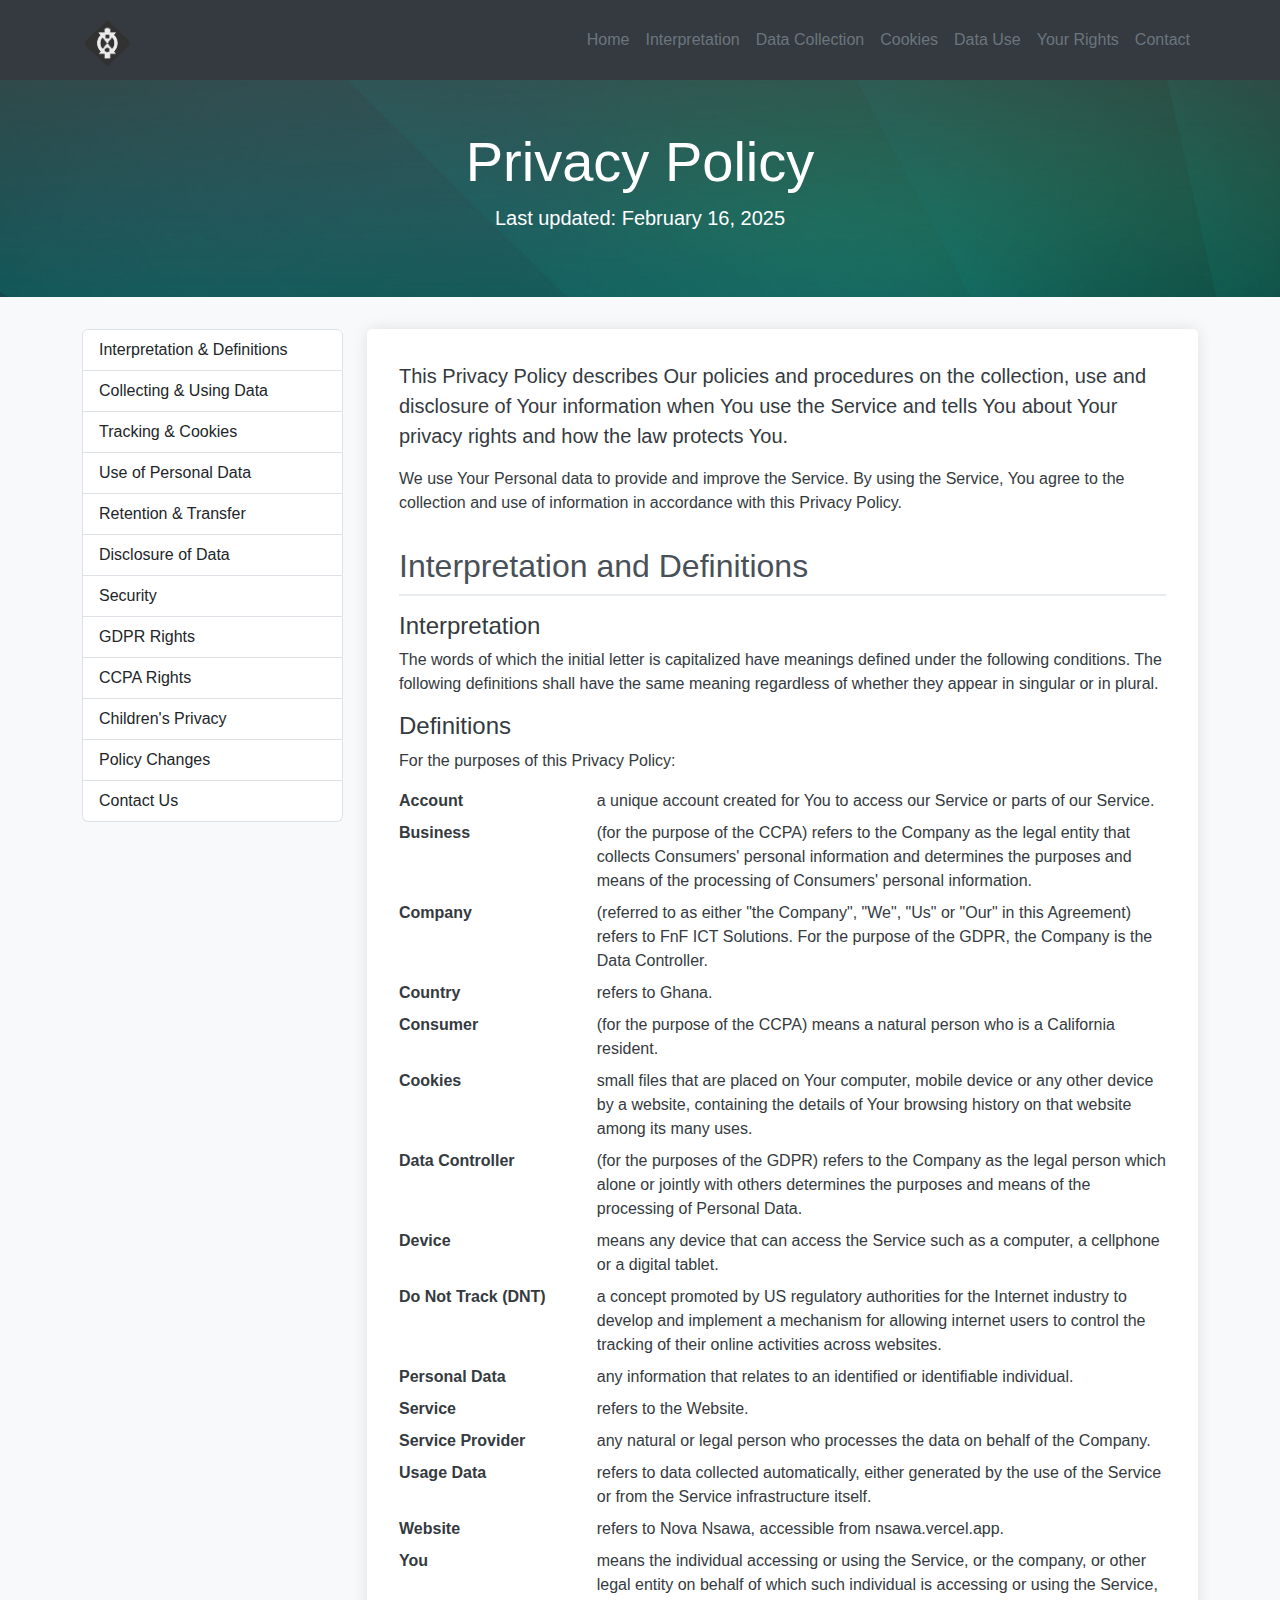
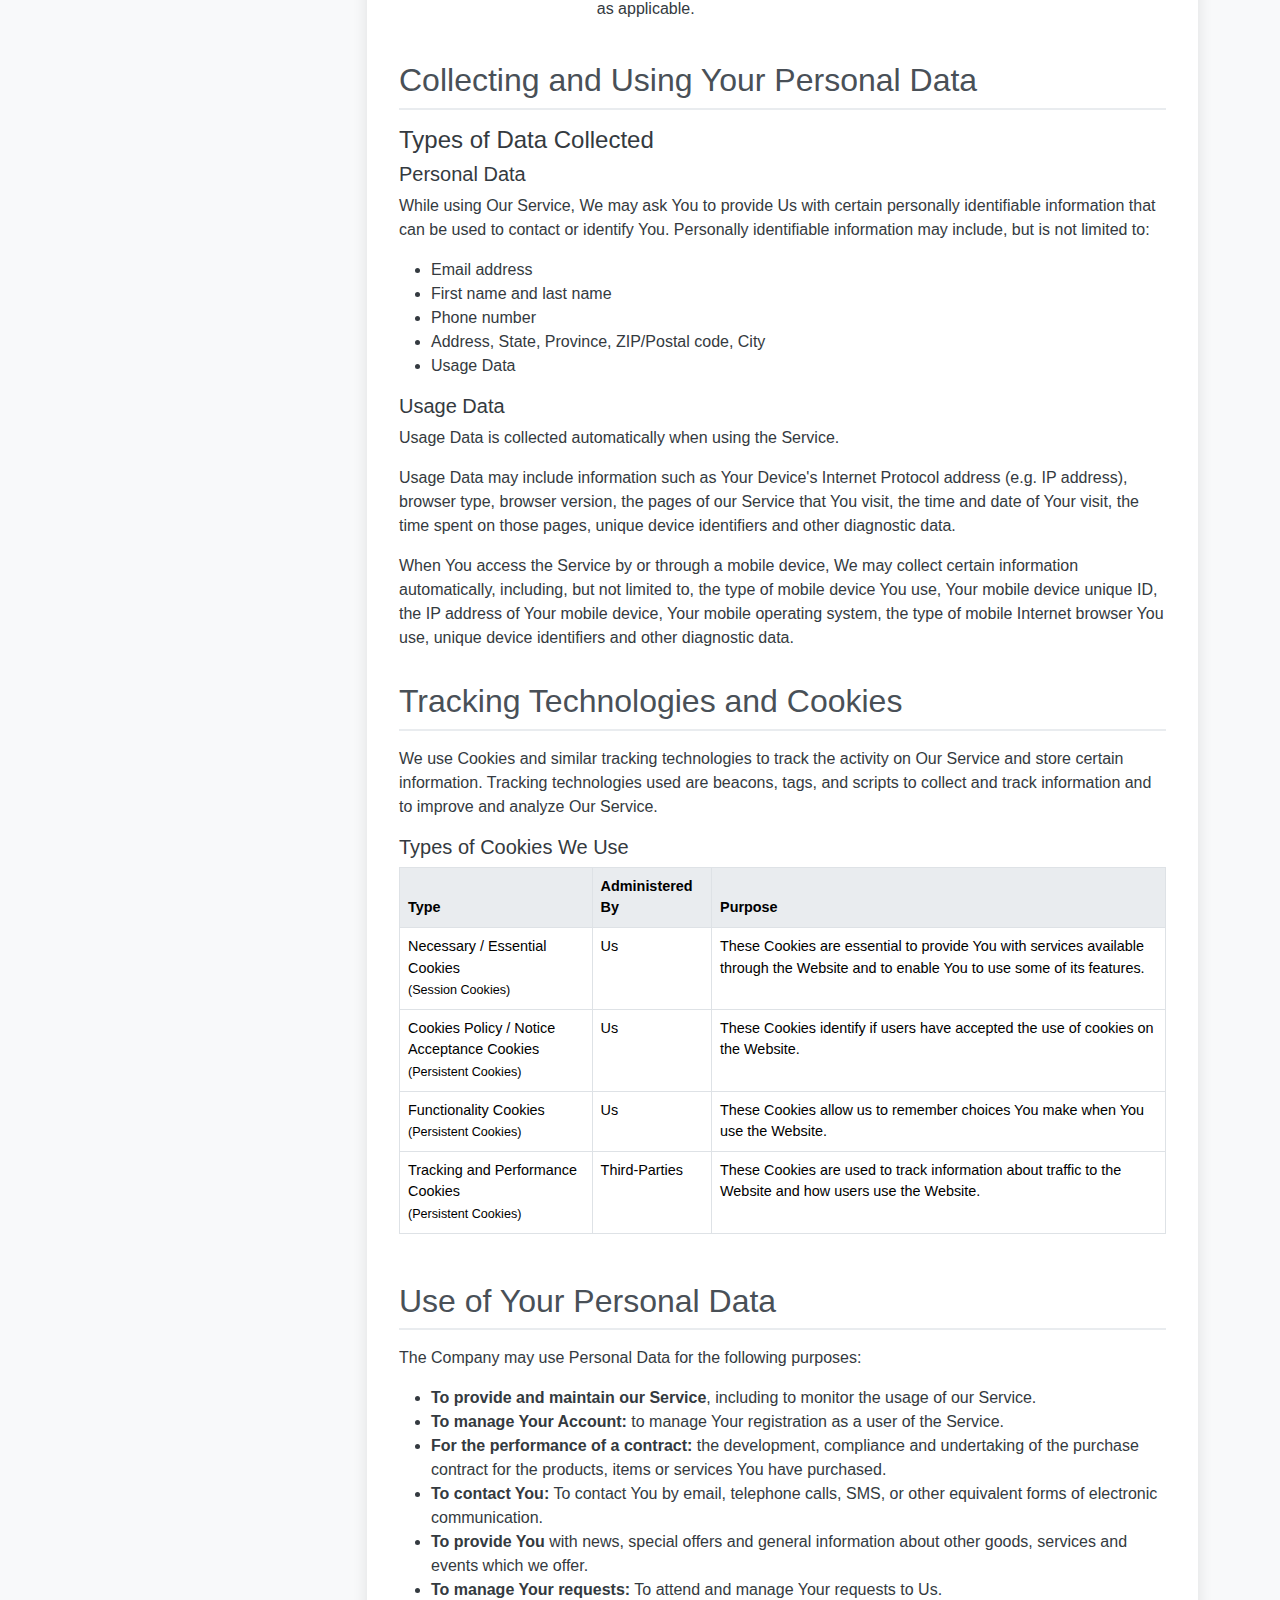
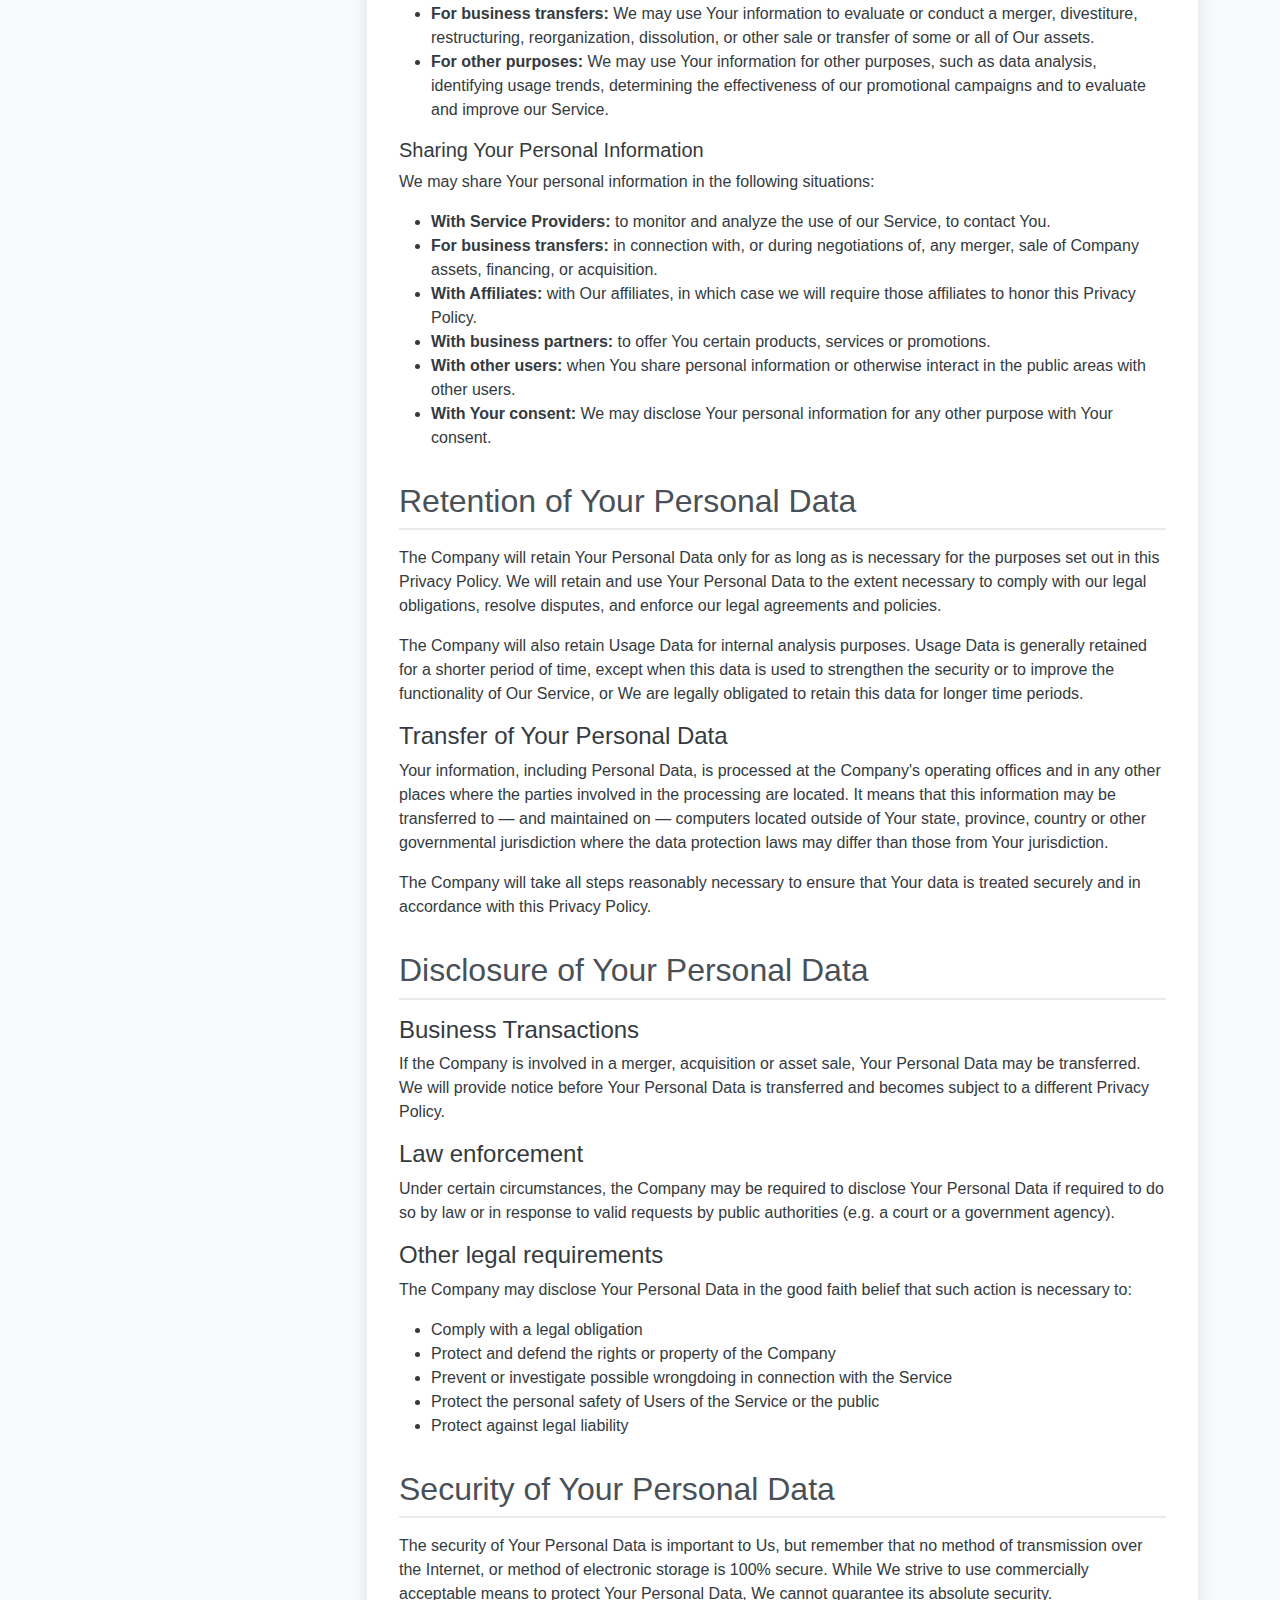
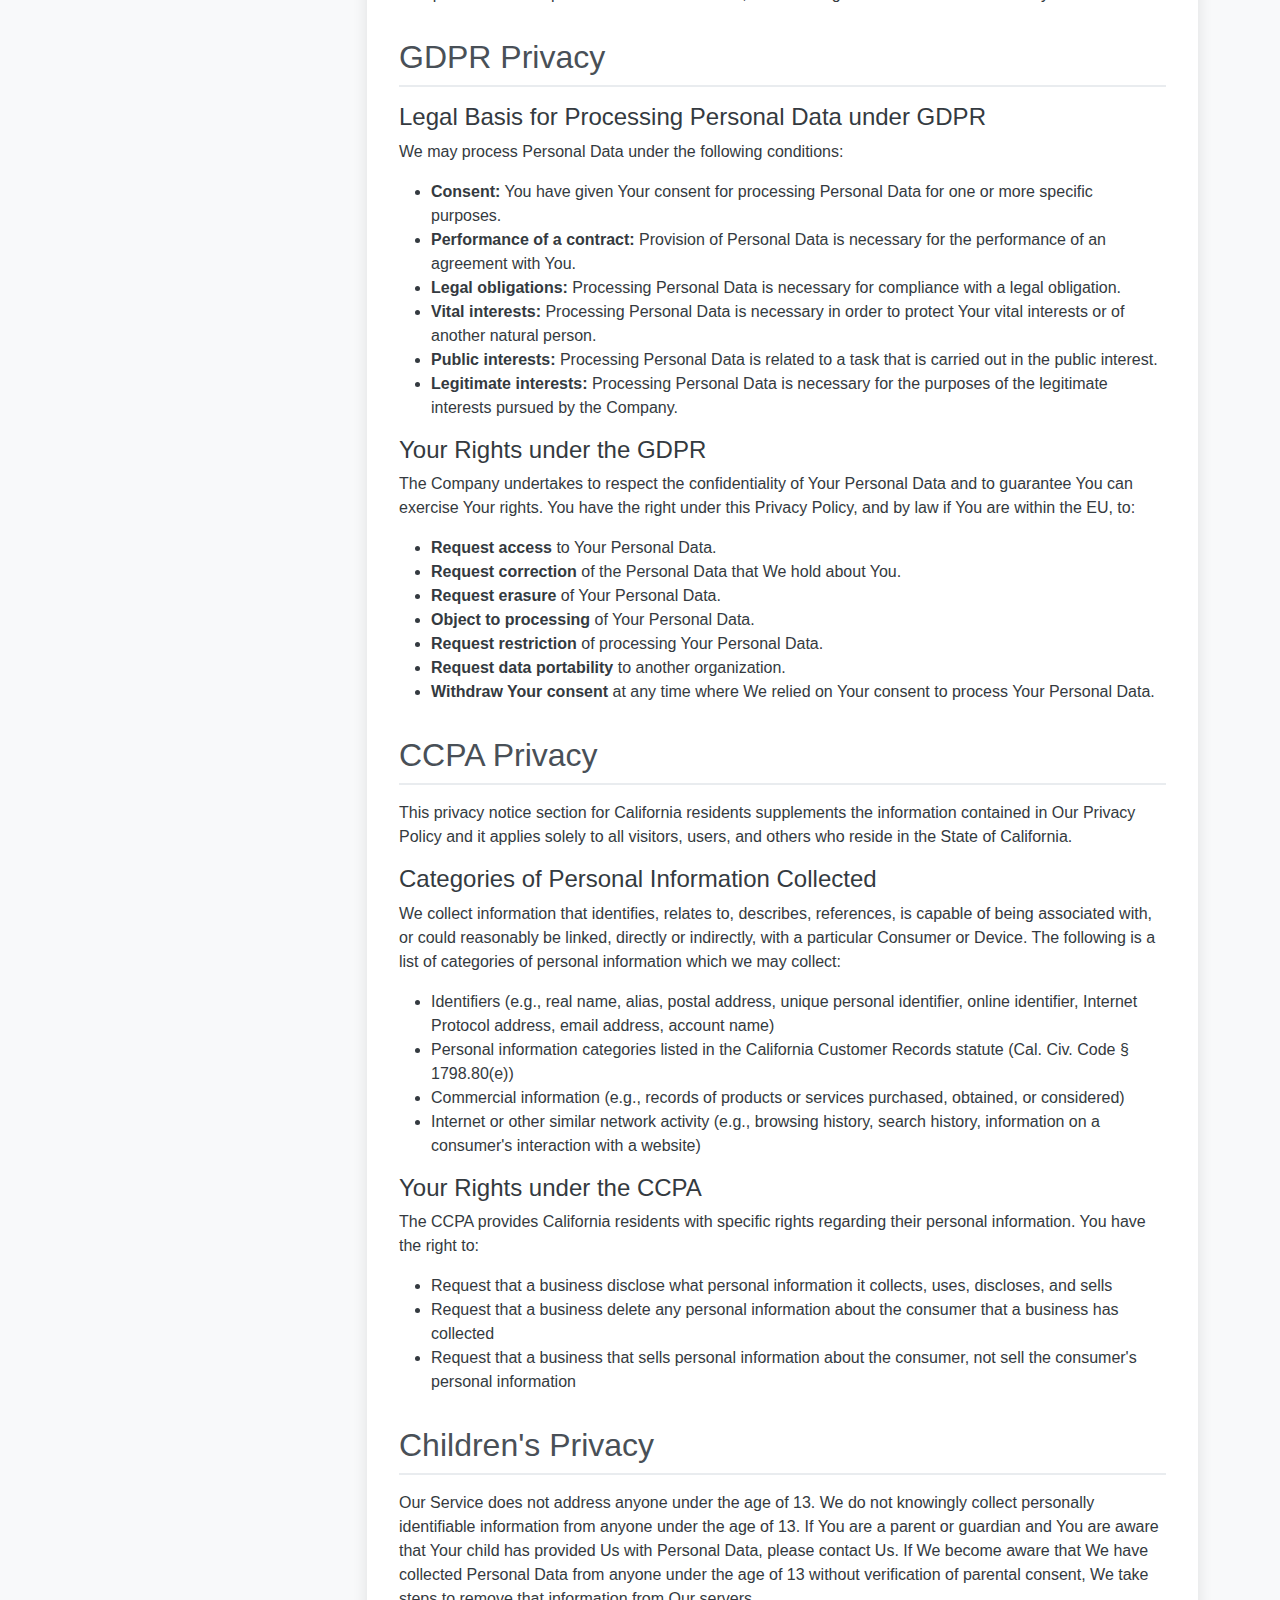
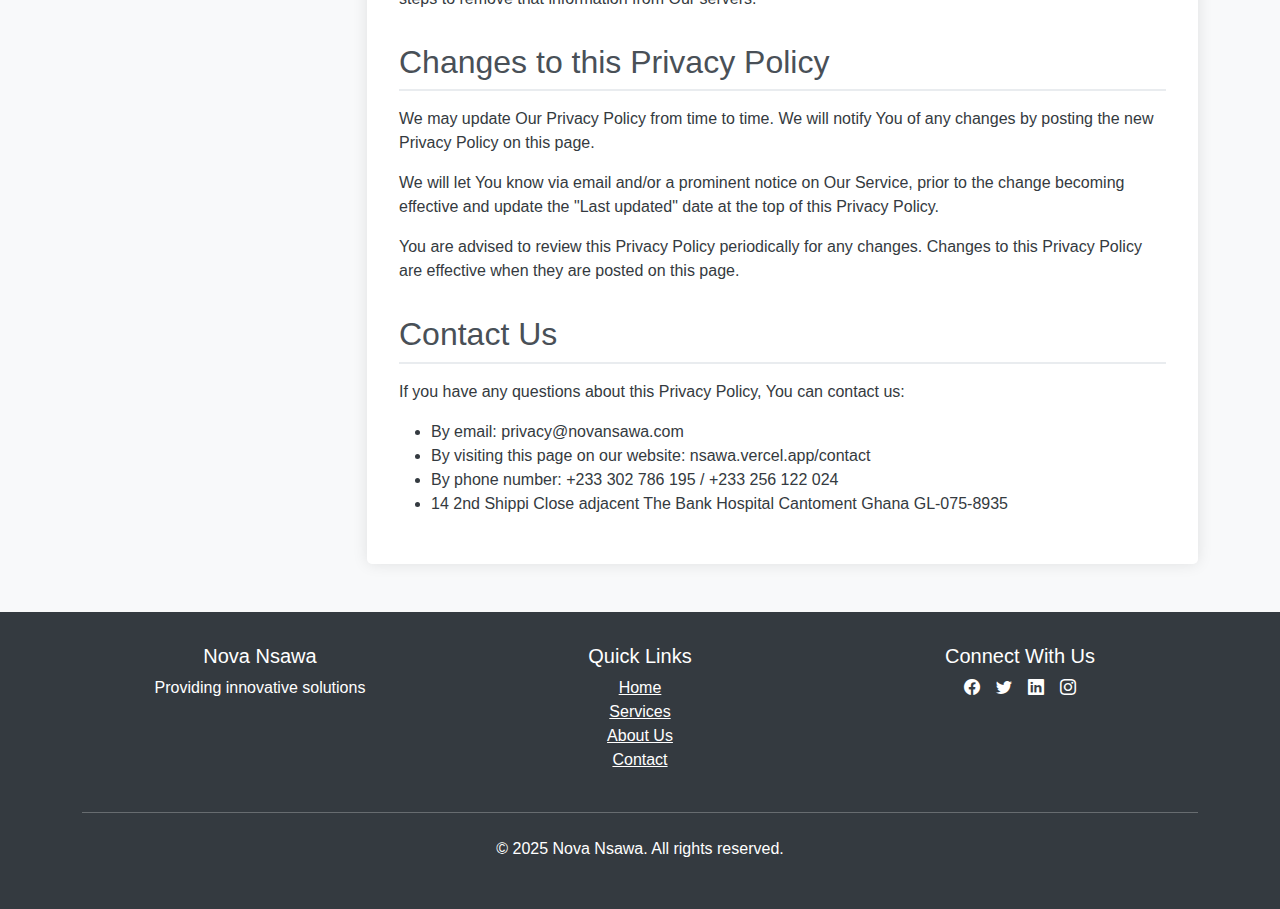
<file: privacypolicy.html>
<!DOCTYPE html>
<html lang="en">
<head>
    <meta charset="UTF-8">
    <meta name="viewport" content="width=device-width, initial-scale=1.0">
    <title>Privacy Policy - Nova Nsawa</title>
    <!-- Bootstrap CSS -->
    <link href="https://cdn.jsdelivr.net/npm/bootstrap@5.3.0/dist/css/bootstrap.min.css" rel="stylesheet">
    <!-- Bootstrap Icons -->
    <link rel="stylesheet" href="https://cdn.jsdelivr.net/npm/bootstrap-icons@1.10.0/font/bootstrap-icons.css">
    <style>
        :root {
            --primary-gray: #495057;
            --light-gray: #e9ecef;
            --medium-gray: #6c757d;
            --dark-gray: #343a40;
        }
        
        body {
            background-color: #f8f9fa;
            color: var(--dark-gray);
            font-family: 'Segoe UI', Tahoma, Geneva, Verdana, sans-serif;
        }
        
        .navbar {
            background-color: var(--dark-gray);
        }
        
        .privacy-header {
            background: linear-gradient(rgba(57, 57, 57, 0.671), rgba(0, 0, 0, 0.366)), url(../images/call-to-action-bg.jpg) fixed center center;
            background-size: cover;
            padding: 60px 0;
            /* background-color: var(--primary-gray); */
            color: white;
            padding: 3rem 0;
            margin-bottom: 2rem;
        }
        
        .privacy-content {
            background-color: white;
            border-radius: 5px;
            box-shadow: 0 0 15px rgba(0, 0, 0, 0.1);
            padding: 2rem;
        }
        
        .section-title {
            color: var(--primary-gray);
            border-bottom: 2px solid var(--light-gray);
            padding-bottom: 0.5rem;
            margin-top: 2rem;
            margin-bottom: 1rem;
        }
        
        .definition-term {
            font-weight: bold;
            color: var(--dark-gray);
        }
        
        .back-to-top {
            position: fixed;
            bottom: 20px;
            right: 20px;
            display: none;
            background-color: var(--primary-gray);
            color: white;
            border-radius: 50%;
            width: 50px;
            height: 50px;
            text-align: center;
            line-height: 50px;
            z-index: 1000;
        }
        
        .back-to-top:hover {
            background-color: var(--dark-gray);
            color: white;
        }
        
        .nav-link {
            color: var(--medium-gray);
        }
        
        .nav-link:hover, .nav-link.active {
            color: #fff;
            font-weight: bold;
        }
        
        .cookie-table {
            font-size: 0.9rem;
        }
        
        .cookie-table th {
            background-color: var(--light-gray);
        }
        
        footer {
            background-color: var(--dark-gray);
            color: white;
            padding: 2rem 0;
            margin-top: 3rem;
        }
    </style>
</head>
<body>
    <!-- Navigation -->
    <nav class="navbar navbar-expand-lg navbar-dark sticky-top">
        <div class="container">
            <a class="navbar-brand" href="/">
                <img src="images/logo.png" width="50" height="50" alt="Nova Nsawa Logo" class="d-inline-block align-text-top">
            </a>
            <button class="navbar-toggler" type="button" data-bs-toggle="collapse" data-bs-target="#navbarNav">
                <span class="navbar-toggler-icon"></span>
            </button>
            <div class="collapse navbar-collapse" id="navbarNav">
                <ul class="navbar-nav ms-auto">
                    <li class="nav-item">
                        <a class="nav-link" href="/">Home</a>
                    </li>
                    <li class="nav-item">
                        <a class="nav-link" href="#interpretation">Interpretation</a>
                    </li>
                    <li class="nav-item">
                        <a class="nav-link" href="#data-collection">Data Collection</a>
                    </li>
                    <li class="nav-item">
                        <a class="nav-link" href="#cookies">Cookies</a>
                    </li>
                    <li class="nav-item">
                        <a class="nav-link" href="#data-use">Data Use</a>
                    </li>
                    <li class="nav-item">
                        <a class="nav-link" href="#rights">Your Rights</a>
                    </li>
                    <li class="nav-item">
                        <a class="nav-link" href="/#contact">Contact</a>
                    </li>
                </ul>
            </div>
        </div>
    </nav>

    <!-- Header -->
    <header class="privacy-header">
        <div class="container text-center">
            <h1 class="display-4">Privacy Policy</h1>
            <p class="lead">Last updated: February 16, 2025</p>
        </div>
    </header>

    <!-- Main Content -->
    <div class="container">
        <div class="row">
            <!-- Sidebar Navigation -->
            <div class="col-lg-3 d-none d-lg-block">
                <div class="sticky-top" style="top: 80px;">
                    <div class="list-group">
                        <a href="#interpretation" class="list-group-item list-group-item-action">Interpretation & Definitions</a>
                        <a href="#data-collection" class="list-group-item list-group-item-action">Collecting & Using Data</a>
                        <a href="#cookies" class="list-group-item list-group-item-action">Tracking & Cookies</a>
                        <a href="#data-use" class="list-group-item list-group-item-action">Use of Personal Data</a>
                        <a href="#data-retention" class="list-group-item list-group-item-action">Retention & Transfer</a>
                        <a href="#data-disclosure" class="list-group-item list-group-item-action">Disclosure of Data</a>
                        <a href="#security" class="list-group-item list-group-item-action">Security</a>
                        <a href="#gdpr" class="list-group-item list-group-item-action">GDPR Rights</a>
                        <a href="#ccpa" class="list-group-item list-group-item-action">CCPA Rights</a>
                        <a href="#children" class="list-group-item list-group-item-action">Children's Privacy</a>
                        <a href="#changes" class="list-group-item list-group-item-action">Policy Changes</a>
                        <a href="#contact" class="list-group-item list-group-item-action">Contact Us</a>
                    </div>
                </div>
            </div>

            <!-- Privacy Policy Content -->
            <div class="col-lg-9">
                <div class="privacy-content">
                    <p class="lead">This Privacy Policy describes Our policies and procedures on the collection, use and disclosure of Your information when You use the Service and tells You about Your privacy rights and how the law protects You.</p>

                    <p>We use Your Personal data to provide and improve the Service. By using the Service, You agree to the collection and use of information in accordance with this Privacy Policy.</p>

                    <!-- Interpretation and Definitions -->
                    <section id="interpretation">
                        <h2 class="section-title">Interpretation and Definitions</h2>
                        <h4>Interpretation</h4>
                        <p>The words of which the initial letter is capitalized have meanings defined under the following conditions. The following definitions shall have the same meaning regardless of whether they appear in singular or in plural.</p>

                        <h4>Definitions</h4>
                        <p>For the purposes of this Privacy Policy:</p>
                        <dl class="row">
                            <dt class="col-sm-3 definition-term">Account</dt>
                            <dd class="col-sm-9">a unique account created for You to access our Service or parts of our Service.</dd>

                            <dt class="col-sm-3 definition-term">Business</dt>
                            <dd class="col-sm-9">(for the purpose of the CCPA) refers to the Company as the legal entity that collects Consumers' personal information and determines the purposes and means of the processing of Consumers' personal information.</dd>

                            <dt class="col-sm-3 definition-term">Company</dt>
                            <dd class="col-sm-9">(referred to as either "the Company", "We", "Us" or "Our" in this Agreement) refers to FnF ICT Solutions. For the purpose of the GDPR, the Company is the Data Controller.</dd>

                            <dt class="col-sm-3 definition-term">Country</dt>
                            <dd class="col-sm-9">refers to Ghana.</dd>

                            <dt class="col-sm-3 definition-term">Consumer</dt>
                            <dd class="col-sm-9">(for the purpose of the CCPA) means a natural person who is a California resident.</dd>

                            <dt class="col-sm-3 definition-term">Cookies</dt>
                            <dd class="col-sm-9">small files that are placed on Your computer, mobile device or any other device by a website, containing the details of Your browsing history on that website among its many uses.</dd>

                            <dt class="col-sm-3 definition-term">Data Controller</dt>
                            <dd class="col-sm-9">(for the purposes of the GDPR) refers to the Company as the legal person which alone or jointly with others determines the purposes and means of the processing of Personal Data.</dd>

                            <dt class="col-sm-3 definition-term">Device</dt>
                            <dd class="col-sm-9">means any device that can access the Service such as a computer, a cellphone or a digital tablet.</dd>

                            <dt class="col-sm-3 definition-term">Do Not Track (DNT)</dt>
                            <dd class="col-sm-9">a concept promoted by US regulatory authorities for the Internet industry to develop and implement a mechanism for allowing internet users to control the tracking of their online activities across websites.</dd>

                            <dt class="col-sm-3 definition-term">Personal Data</dt>
                            <dd class="col-sm-9">any information that relates to an identified or identifiable individual.</dd>

                            <dt class="col-sm-3 definition-term">Service</dt>
                            <dd class="col-sm-9">refers to the Website.</dd>

                            <dt class="col-sm-3 definition-term">Service Provider</dt>
                            <dd class="col-sm-9">any natural or legal person who processes the data on behalf of the Company.</dd>

                            <dt class="col-sm-3 definition-term">Usage Data</dt>
                            <dd class="col-sm-9">refers to data collected automatically, either generated by the use of the Service or from the Service infrastructure itself.</dd>

                            <dt class="col-sm-3 definition-term">Website</dt>
                            <dd class="col-sm-9">refers to Nova Nsawa, accessible from nsawa.vercel.app.</dd>

                            <dt class="col-sm-3 definition-term">You</dt>
                            <dd class="col-sm-9">means the individual accessing or using the Service, or the company, or other legal entity on behalf of which such individual is accessing or using the Service, as applicable.</dd>
                        </dl>
                    </section>

                    <!-- Collecting and Using Your Personal Data -->
                    <section id="data-collection">
                        <h2 class="section-title">Collecting and Using Your Personal Data</h2>
                        <h4>Types of Data Collected</h4>
                        
                        <h5>Personal Data</h5>
                        <p>While using Our Service, We may ask You to provide Us with certain personally identifiable information that can be used to contact or identify You. Personally identifiable information may include, but is not limited to:</p>
                        <ul>
                            <li>Email address</li>
                            <li>First name and last name</li>
                            <li>Phone number</li>
                            <li>Address, State, Province, ZIP/Postal code, City</li>
                            <li>Usage Data</li>
                        </ul>

                        <h5>Usage Data</h5>
                        <p>Usage Data is collected automatically when using the Service.</p>
                        <p>Usage Data may include information such as Your Device's Internet Protocol address (e.g. IP address), browser type, browser version, the pages of our Service that You visit, the time and date of Your visit, the time spent on those pages, unique device identifiers and other diagnostic data.</p>
                        <p>When You access the Service by or through a mobile device, We may collect certain information automatically, including, but not limited to, the type of mobile device You use, Your mobile device unique ID, the IP address of Your mobile device, Your mobile operating system, the type of mobile Internet browser You use, unique device identifiers and other diagnostic data.</p>
                    </section>

                    <!-- Tracking Technologies and Cookies -->
                    <section id="cookies">
                        <h2 class="section-title">Tracking Technologies and Cookies</h2>
                        <p>We use Cookies and similar tracking technologies to track the activity on Our Service and store certain information. Tracking technologies used are beacons, tags, and scripts to collect and track information and to improve and analyze Our Service.</p>
                        
                        <h5>Types of Cookies We Use</h5>
                        <div class="table-responsive">
                            <table class="table table-bordered cookie-table">
                                <thead>
                                    <tr>
                                        <th>Type</th>
                                        <th>Administered By</th>
                                        <th>Purpose</th>
                                    </tr>
                                </thead>
                                <tbody>
                                    <tr>
                                        <td>Necessary / Essential Cookies<br><small>(Session Cookies)</small></td>
                                        <td>Us</td>
                                        <td>These Cookies are essential to provide You with services available through the Website and to enable You to use some of its features.</td>
                                    </tr>
                                    <tr>
                                        <td>Cookies Policy / Notice Acceptance Cookies<br><small>(Persistent Cookies)</small></td>
                                        <td>Us</td>
                                        <td>These Cookies identify if users have accepted the use of cookies on the Website.</td>
                                    </tr>
                                    <tr>
                                        <td>Functionality Cookies<br><small>(Persistent Cookies)</small></td>
                                        <td>Us</td>
                                        <td>These Cookies allow us to remember choices You make when You use the Website.</td>
                                    </tr>
                                    <tr>
                                        <td>Tracking and Performance Cookies<br><small>(Persistent Cookies)</small></td>
                                        <td>Third-Parties</td>
                                        <td>These Cookies are used to track information about traffic to the Website and how users use the Website.</td>
                                    </tr>
                                </tbody>
                            </table>
                        </div>
                    </section>

                    <!-- Use of Your Personal Data -->
                    <section id="data-use">
                        <h2 class="section-title">Use of Your Personal Data</h2>
                        <p>The Company may use Personal Data for the following purposes:</p>
                        <ul>
                            <li><strong>To provide and maintain our Service</strong>, including to monitor the usage of our Service.</li>
                            <li><strong>To manage Your Account:</strong> to manage Your registration as a user of the Service.</li>
                            <li><strong>For the performance of a contract:</strong> the development, compliance and undertaking of the purchase contract for the products, items or services You have purchased.</li>
                            <li><strong>To contact You:</strong> To contact You by email, telephone calls, SMS, or other equivalent forms of electronic communication.</li>
                            <li><strong>To provide You</strong> with news, special offers and general information about other goods, services and events which we offer.</li>
                            <li><strong>To manage Your requests:</strong> To attend and manage Your requests to Us.</li>
                            <li><strong>For business transfers:</strong> We may use Your information to evaluate or conduct a merger, divestiture, restructuring, reorganization, dissolution, or other sale or transfer of some or all of Our assets.</li>
                            <li><strong>For other purposes:</strong> We may use Your information for other purposes, such as data analysis, identifying usage trends, determining the effectiveness of our promotional campaigns and to evaluate and improve our Service.</li>
                        </ul>

                        <h5>Sharing Your Personal Information</h5>
                        <p>We may share Your personal information in the following situations:</p>
                        <ul>
                            <li><strong>With Service Providers:</strong> to monitor and analyze the use of our Service, to contact You.</li>
                            <li><strong>For business transfers:</strong> in connection with, or during negotiations of, any merger, sale of Company assets, financing, or acquisition.</li>
                            <li><strong>With Affiliates:</strong> with Our affiliates, in which case we will require those affiliates to honor this Privacy Policy.</li>
                            <li><strong>With business partners:</strong> to offer You certain products, services or promotions.</li>
                            <li><strong>With other users:</strong> when You share personal information or otherwise interact in the public areas with other users.</li>
                            <li><strong>With Your consent:</strong> We may disclose Your personal information for any other purpose with Your consent.</li>
                        </ul>
                    </section>

                    <!-- Retention of Your Personal Data -->
                    <section id="data-retention">
                        <h2 class="section-title">Retention of Your Personal Data</h2>
                        <p>The Company will retain Your Personal Data only for as long as is necessary for the purposes set out in this Privacy Policy. We will retain and use Your Personal Data to the extent necessary to comply with our legal obligations, resolve disputes, and enforce our legal agreements and policies.</p>
                        <p>The Company will also retain Usage Data for internal analysis purposes. Usage Data is generally retained for a shorter period of time, except when this data is used to strengthen the security or to improve the functionality of Our Service, or We are legally obligated to retain this data for longer time periods.</p>

                        <h4>Transfer of Your Personal Data</h4>
                        <p>Your information, including Personal Data, is processed at the Company's operating offices and in any other places where the parties involved in the processing are located. It means that this information may be transferred to — and maintained on — computers located outside of Your state, province, country or other governmental jurisdiction where the data protection laws may differ than those from Your jurisdiction.</p>
                        <p>The Company will take all steps reasonably necessary to ensure that Your data is treated securely and in accordance with this Privacy Policy.</p>
                    </section>

                    <!-- Disclosure of Your Personal Data -->
                    <section id="data-disclosure">
                        <h2 class="section-title">Disclosure of Your Personal Data</h2>
                        <h4>Business Transactions</h4>
                        <p>If the Company is involved in a merger, acquisition or asset sale, Your Personal Data may be transferred. We will provide notice before Your Personal Data is transferred and becomes subject to a different Privacy Policy.</p>

                        <h4>Law enforcement</h4>
                        <p>Under certain circumstances, the Company may be required to disclose Your Personal Data if required to do so by law or in response to valid requests by public authorities (e.g. a court or a government agency).</p>

                        <h4>Other legal requirements</h4>
                        <p>The Company may disclose Your Personal Data in the good faith belief that such action is necessary to:</p>
                        <ul>
                            <li>Comply with a legal obligation</li>
                            <li>Protect and defend the rights or property of the Company</li>
                            <li>Prevent or investigate possible wrongdoing in connection with the Service</li>
                            <li>Protect the personal safety of Users of the Service or the public</li>
                            <li>Protect against legal liability</li>
                        </ul>
                    </section>

                    <!-- Security of Your Personal Data -->
                    <section id="security">
                        <h2 class="section-title">Security of Your Personal Data</h2>
                        <p>The security of Your Personal Data is important to Us, but remember that no method of transmission over the Internet, or method of electronic storage is 100% secure. While We strive to use commercially acceptable means to protect Your Personal Data, We cannot guarantee its absolute security.</p>
                    </section>

                    <!-- GDPR Privacy -->
                    <section id="gdpr">
                        <h2 class="section-title">GDPR Privacy</h2>
                        <h4>Legal Basis for Processing Personal Data under GDPR</h4>
                        <p>We may process Personal Data under the following conditions:</p>
                        <ul>
                            <li><strong>Consent:</strong> You have given Your consent for processing Personal Data for one or more specific purposes.</li>
                            <li><strong>Performance of a contract:</strong> Provision of Personal Data is necessary for the performance of an agreement with You.</li>
                            <li><strong>Legal obligations:</strong> Processing Personal Data is necessary for compliance with a legal obligation.</li>
                            <li><strong>Vital interests:</strong> Processing Personal Data is necessary in order to protect Your vital interests or of another natural person.</li>
                            <li><strong>Public interests:</strong> Processing Personal Data is related to a task that is carried out in the public interest.</li>
                            <li><strong>Legitimate interests:</strong> Processing Personal Data is necessary for the purposes of the legitimate interests pursued by the Company.</li>
                        </ul>

                        <h4>Your Rights under the GDPR</h4>
                        <p>The Company undertakes to respect the confidentiality of Your Personal Data and to guarantee You can exercise Your rights. You have the right under this Privacy Policy, and by law if You are within the EU, to:</p>
                        <ul>
                            <li><strong>Request access</strong> to Your Personal Data.</li>
                            <li><strong>Request correction</strong> of the Personal Data that We hold about You.</li>
                            <li><strong>Request erasure</strong> of Your Personal Data.</li>
                            <li><strong>Object to processing</strong> of Your Personal Data.</li>
                            <li><strong>Request restriction</strong> of processing Your Personal Data.</li>
                            <li><strong>Request data portability</strong> to another organization.</li>
                            <li><strong>Withdraw Your consent</strong> at any time where We relied on Your consent to process Your Personal Data.</li>
                        </ul>
                    </section>

                    <!-- CCPA Privacy -->
                    <section id="ccpa">
                        <h2 class="section-title">CCPA Privacy</h2>
                        <p>This privacy notice section for California residents supplements the information contained in Our Privacy Policy and it applies solely to all visitors, users, and others who reside in the State of California.</p>

                        <h4>Categories of Personal Information Collected</h4>
                        <p>We collect information that identifies, relates to, describes, references, is capable of being associated with, or could reasonably be linked, directly or indirectly, with a particular Consumer or Device. The following is a list of categories of personal information which we may collect:</p>
                        <ul>
                            <li>Identifiers (e.g., real name, alias, postal address, unique personal identifier, online identifier, Internet Protocol address, email address, account name)</li>
                            <li>Personal information categories listed in the California Customer Records statute (Cal. Civ. Code § 1798.80(e))</li>
                            <li>Commercial information (e.g., records of products or services purchased, obtained, or considered)</li>
                            <li>Internet or other similar network activity (e.g., browsing history, search history, information on a consumer's interaction with a website)</li>
                        </ul>

                        <h4>Your Rights under the CCPA</h4>
                        <p>The CCPA provides California residents with specific rights regarding their personal information. You have the right to:</p>
                        <ul>
                            <li>Request that a business disclose what personal information it collects, uses, discloses, and sells</li>
                            <li>Request that a business delete any personal information about the consumer that a business has collected</li>
                            <li>Request that a business that sells personal information about the consumer, not sell the consumer's personal information</li>
                        </ul>
                    </section>

                    <!-- Children's Privacy -->
                    <section id="children">
                        <h2 class="section-title">Children's Privacy</h2>
                        <p>Our Service does not address anyone under the age of 13. We do not knowingly collect personally identifiable information from anyone under the age of 13. If You are a parent or guardian and You are aware that Your child has provided Us with Personal Data, please contact Us. If We become aware that We have collected Personal Data from anyone under the age of 13 without verification of parental consent, We take steps to remove that information from Our servers.</p>
                    </section>

                    <!-- Changes to this Privacy Policy -->
                    <section id="changes">
                        <h2 class="section-title">Changes to this Privacy Policy</h2>
                        <p>We may update Our Privacy Policy from time to time. We will notify You of any changes by posting the new Privacy Policy on this page.</p>
                        <p>We will let You know via email and/or a prominent notice on Our Service, prior to the change becoming effective and update the "Last updated" date at the top of this Privacy Policy.</p>
                        <p>You are advised to review this Privacy Policy periodically for any changes. Changes to this Privacy Policy are effective when they are posted on this page.</p>
                    </section>

                    <!-- Contact Us -->
                    <section id="contact">
                        <h2 class="section-title">Contact Us</h2>
                        <p>If you have any questions about this Privacy Policy, You can contact us:</p>
                        <ul>
                            <li>By email: privacy@novansawa.com</li>
                            <li>By visiting this page on our website: nsawa.vercel.app/contact</li>
                            <li>By phone number: +233 302 786 195 / +233 256 122 024</li>
                            <li>14 2nd Shippi Close adjacent The Bank Hospital Cantoment Ghana GL-075-8935 </li>
                        </ul>
                    </section>
                </div>
            </div>
        </div>
    </div>

    <!-- Back to Top Button -->
    <a href="#" class="back-to-top" id="backToTop">
        <i class="bi bi-arrow-up"></i>
    </a>

    <!-- Footer -->
    <footer class="text-center">
        <div class="container">
            <div class="row">
                <div class="col-md-4 mb-3 mb-md-0">
                    <h5>Nova Nsawa</h5>
                    <p>Providing innovative solutions</p>
                </div>
                <div class="col-md-4 mb-3 mb-md-0">
                    <h5>Quick Links</h5>
                    <ul class="list-unstyled">
                        <li><a href="/" class="text-white">Home</a></li>
                        <li><a href="#" class="text-white">Services</a></li>
                        <li><a href="https://www.fnfictsolutions.com" class="text-white">About Us</a></li>
                        <li><a href="/#contact" class="text-white">Contact</a></li>
                    </ul>
                </div>
                <div class="col-md-4">
                    <h5>Connect With Us</h5>
                    <div class="d-flex justify-content-center">
                        <a href="#" class="text-white me-3"><i class="bi bi-facebook"></i></a>
                        <a href="#" class="text-white me-3"><i class="bi bi-twitter"></i></a>
                        <a href="#" class="text-white me-3"><i class="bi bi-linkedin"></i></a>
                        <a href="#" class="text-white"><i class="bi bi-instagram"></i></a>
                    </div>
                </div>
            </div>
            <hr class="my-4 bg-light">
            <p>&copy; 2025 Nova Nsawa. All rights reserved.</p>
        </div>
    </footer>

    <!-- Bootstrap JS Bundle with Popper -->
    <script src="https://cdn.jsdelivr.net/npm/bootstrap@5.3.0/dist/js/bootstrap.bundle.min.js"></script>
    <script>
        // Back to top button functionality
        const backToTopButton = document.getElementById("backToTop");
        
        window.onscroll = function() {
            if (document.body.scrollTop > 200 || document.documentElement.scrollTop > 200) {
                backToTopButton.style.display = "block";
            } else {
                backToTopButton.style.display = "none";
            }
        };
        
        backToTopButton.addEventListener("click", function(e) {
            e.preventDefault();
            window.scrollTo({top: 0, behavior: 'smooth'});
        });
        
        // Highlight active section in sidebar
        const sections = document.querySelectorAll("section");
        const navLinks = document.querySelectorAll(".list-group-item");
        
        window.addEventListener("scroll", function() {
            let current = "";
            
            sections.forEach(section => {
                const sectionTop = section.offsetTop;
                const sectionHeight = section.clientHeight;
                
                if (pageYOffset >= (sectionTop - 100)) {
                    current = section.getAttribute("id");
                }
            });
            
            navLinks.forEach(link => {
                link.classList.remove("active");
                if (link.getAttribute("href").substring(1) === current) {
                    link.classList.add("active");
                }
            });
        });
    </script>
</body>
</html>
</file>
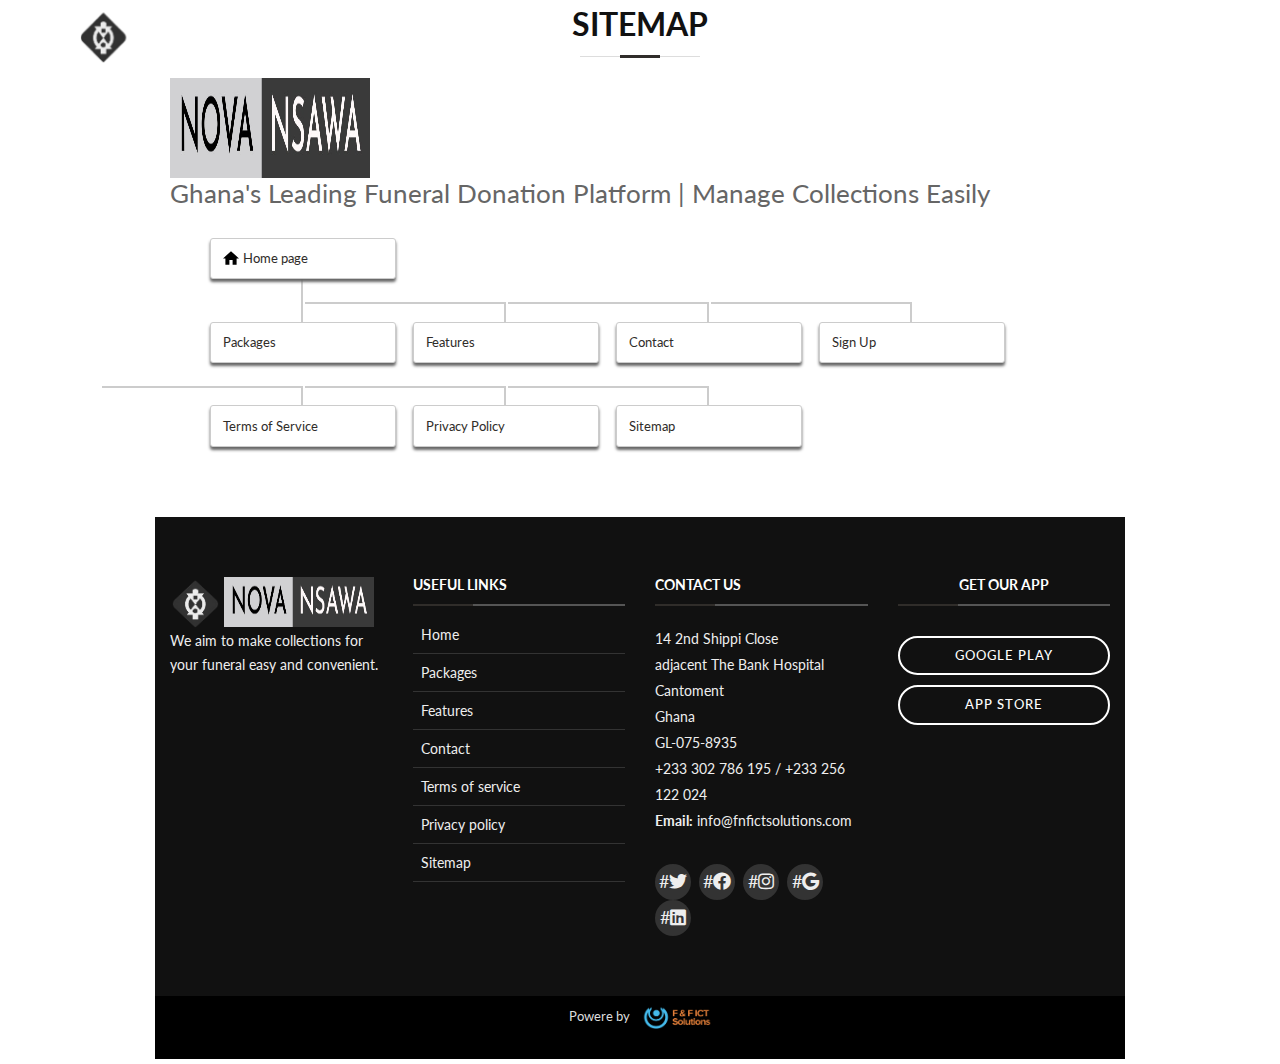
<file: sitemap.html>
<!DOCTYPE html>
<html lang="en">
<head>
  <!-- Basic Meta Tags -->
  <meta charset="utf-8">
  <meta name="viewport" content="width=device-width, initial-scale=1.0">
  <meta http-equiv="X-UA-Compatible" content="IE=edge">

  <!-- Title and Description -->
  <title>Sitemap - Nova Nsawa</title>
  <meta name="description" content="Sitemap for Nova Nsawa - Ghana's trusted funeral donation platform.">
  <meta name="keywords" content="sitemap, nova nsawa, ghana funeral donations">
  <meta name="author" content="FnF ICT Solutions">
  <meta name="robots" content="index, follow">
  <meta name="language" content="English">

  <!-- Open Graph Meta Tags for Social Media -->
  <meta property="og:title" content="Sitemap - Nova Nsawa">
  <meta property="og:description" content="Sitemap for Nova Nsawa - Ghana's trusted funeral donation platform.">
  <meta property="og:image" content="images/logo.png">
  <meta property="og:image:alt" content="Nova Nsawa Logo - Funeral Donation Platform">
  <meta property="og:url" content="https://nsawa.vercel.app/sitemap.html">
  <meta property="og:type" content="website">
  <meta property="og:site_name" content="Nova Nsawa">
  <meta property="og:locale" content="en_GH">

  <!-- Twitter Card Meta Tags -->
  <meta name="twitter:card" content="summary_large_image">
  <meta name="twitter:title" content="Sitemap - Nova Nsawa">
  <meta name="twitter:description" content="Sitemap for Nova Nsawa - Ghana's trusted funeral donation platform.">
  <meta name="twitter:image" content="images/logo.png">
  <meta name="twitter:image:alt" content="Nova Nsawa Logo">

  <!-- Favicons -->
  <link rel="icon" type="image/png" sizes="32x32" href="images/logo.png">
  <link rel="icon" type="image/png" sizes="16x16" href="images/logo.png">
  <link rel="apple-touch-icon" sizes="180x180" href="images/logo.png">
  <link rel="shortcut icon" href="images/logo.png">

  <!-- DNS Prefetch for Performance -->
  <link rel="dns-prefetch" href="//fonts.googleapis.com">
  <link rel="dns-prefetch" href="//cdnjs.cloudflare.com">
  <link rel="dns-prefetch" href="//unpkg.com">

  <!-- Preconnect for Critical Resources -->
  <link rel="preconnect" href="https://fonts.googleapis.com" crossorigin>
  <link rel="preconnect" href="https://fonts.gstatic.com" crossorigin>

  <!-- Google Fonts with Performance Optimization -->
  <link href="https://fonts.googleapis.com/css2?family=Lato:wght@300;400;700&family=Poppins:wght@300;400;500;600;700&family=PT+Serif:ital,wght@0,400;1,400&display=swap" rel="stylesheet">

  <!-- Critical CSS Files -->
  <link href="css/bootstrap.min.css" rel="stylesheet">
  <link href="css/style.css" rel="stylesheet">

  <!-- Non-Critical CSS Files with Preload -->
  <link rel="preload" href="https://cdnjs.cloudflare.com/ajax/libs/font-awesome/5.15.4/css/all.min.css" as="style" onload="this.onload=null;this.rel='stylesheet'">




  <!-- Theme Color for Mobile Browsers -->
  <meta name="theme-color" content="#2c3e50">
  <meta name="msapplication-TileColor" content="#2c3e50">

  <!-- Performance Hint -->
  <meta name="format-detection" content="telephone=no">


  <!-- sytle for box -->
   <style type="text/css">
		* {box-sizing: border-box !important;}html {font-family: sans-serif;}body { background:#fff; max-width:980px; margin:0 auto; padding:5px; font: 14px "Arial", Lato, sans-serif; min-height: 100%; }h1 { font-size: 26px; }div.footerinfo { margin-top:16px; color:#666; font-size:12px; text-align:right; }div.footerinfo * { font-size:12px; }.sitemap{margin:5em 0}.primaryNav{clear:both;width:100%;margin-top:3em 0}.primaryNav #home{position:absolute;margin-top:-3em;margin-bottom:0;min-width:14.5em;width:100%}.primaryNav #home:before{display:none}.primaryNav #home.long-cell:before{display:block;position:absolute;border-width:0;border-color:#ccc;border-style:solid;z-index:-1;border-left-width:2px;border-top-width:2px;top:1.375em}@media screen and (max-width:1111px){.primaryNav #home.long-cell:before{left:-40px;box-shadow:-10px 0 0 0 #fff}}.primaryNav #home img{float:left;margin-right:4px}.primaryNav ul{display:flex;flex-wrap:wrap;list-style:none;position:relative;padding-inline-start:40px}.primaryNav li{flex:1;flex-basis:14.5em;padding-right:1.25em;position:relative;min-width:14.5em}.primaryNav li ul li{min-width:12.5em}.primaryNav li ul li ul li{min-width:10.5em}.primaryNav>ul>li{margin-top:3em}.primaryNav li a{margin:0;padding:.875em .9375em .9375em .9375em;display:block;font-size:.9375em;background:#fff;border:1px solid #ccc;border-radius:3px;box-shadow:0 3px 3px #666;text-decoration:none}.primaryNav li a:hover{box-shadow:0 3px 3px 1px #666}.primaryNav a:link:after,.primaryNav a:visited:after,.utilityNav a:link:after,.utilityNav a:visited:after{display:block;font-weight:600;font-size:.75em;margin-top:.25em;word-wrap:break-word;color:#666}.primaryNav ul ul{display:block}.primaryNav ul ul li{padding-top:.9875em;padding-right:0}.primaryNav ul ul li:first-child{padding-top:2em}.primaryNav ul ul ul{margin-top:.6em;padding-top:.6em;padding-bottom:.625em}.primaryNav ul ul ul li{padding-top:.3125em;padding-bottom:.3125em}.primaryNav ul ul ul li a{font-size:.75em;padding:.75em;min-width:90%;width:auto;margin-right:0;margin-left:auto}.primaryNav ul ul ul li:first-child{padding-top:1em}.primaryNav ul ul ul li a:link:after,.primaryNav ul ul ul li a:visited:after{font-size:.75em}.primaryNav ul ul ul ul{margin-top:0;padding-top:.3125em;padding-bottom:.3125em}.primaryNav ul ul ul ul li a{padding:.75em;min-width:80%;width:auto}.primaryNav ul ul ul ul li a:link:after,.primaryNav ul ul ul ul li a:visited:after{display:none}.primaryNav ul li:after,.primaryNav ul li:before,.primaryNav ul:after,.primaryNav ul:before{display:block;content:'';position:absolute;border-width:0;border-color:#ccc;border-style:solid;z-index:-2}.primaryNav>ul>li:before{height:1.375em;top:-1.375em;right:calc(50% + .625em);width:calc(100% - 2px);border-top-width:2px;border-right-width:2px}.primaryNav>ul>li:first-child+li:before{border-top-width:0;height:5em;top:-5em}.primaryNav ul ul li:after{width:50%;height:.9875em;top:0;right:1px;border-left-width:2px}.primaryNav ul ul li:first-child:before{width:50%;height:1.3125em;top:.9875em;right:1px;border-left-width:2px}.primaryNav>ul>li:last-child:after{border-bottom-width:0}.primaryNav ul ul ul li:before{width:calc(50% - 15px)!important;height:calc(100% - 2px);top:-50%;left:0;border-left-width:2px;border-bottom-width:2px}.primaryNav ul ul ul li:first-child:before{height:2.125em;top:-1px;border-top-width:2px}.primaryNav ul ul ul:before{width:50%;height:1.25em;top:-10px;right:1px;border-left-width:2px}.primaryNav ul ul ul li:after{border-width:0}.primaryNav ul ul ul ul li:before,.primaryNav ul ul ul ul li:first-child:before{display:none}.primaryNav ul ul ul ul:before{width:1px;height:calc(100% + 2.5em);top:-2.5em;left:0;border-left-width:2px}@media screen and (max-width:30em){.primaryNav ul{display:block}.primaryNav li{width:100%;padding-right:0}.primaryNav #home{width:100%;position:relative;margin-bottom:-1em;margin-top:0}}@media screen and (min-width:30em){.primaryNav>ul>li{max-width:50%}}@media screen and (min-width:38.5em){.primaryNav>ul>li{max-width:33%}}@media screen and (min-width:50em){.primaryNav>ul>li{max-width:25%}}@media screen and (min-width:61em){.primaryNav>ul>li{max-width:20%}}@media screen and (min-width:73em){.primaryNav>ul>li{max-width:16.66%}}@media screen and (min-width:84.5em){.primaryNav>ul>li{max-width:14.285%}}@media screen and (min-width:96em){.primaryNav>ul>li{max-width:12.5%}}@media screen and (min-width:107.5em){.primaryNav>ul>li{max-width:11.11%}}@media screen and (min-width:119em){.primaryNav>ul>li{max-width:10%}}a[href$="#"]{cursor:default;color:#333}.collapsed_item{display:none!important;cursor:pointer!important}.expand_items a{color:#333!important;text-align:center;cursor:pointer!important}a[href$="#"]:not(.collapsed_item,.expand_items a):before{content:"#"}
		</style>
</head>

<body>

  <!--==========================
    Header
  ============================-->
  <header id="header">
    <div class="container-fluid">

      <div id="logo" class="pull-left" >
        <a href="index.html"><img src="images/logo.png" id="logo-img" alt="Nova Nsawa Logo" title="NSAWA Logo" style="width: 50px; height: 50%;" /></a>
      </div>    
  </header><!-- #header -->

  <main id="main">
    <section id="sitemap" class=" wow fadeInUp">
      <div class="container">
        <header class="section-header">
          <h3>Sitemap</h3>
        </header>
        <div class="row">
          <div class="col-lg-12">
          <img src="images/novaTextLogo.jpg" style="height: 100px; width: 200px;" alt="Sohi LOGO">
            <h1>Ghana's Leading Funeral Donation Platform | Manage Collections Easily</h1>
          <script src="https://code.jquery.com/jquery-2.2.4.min.js" integrity="sha256-BbhdlvQf/xTY9gja0Dq3HiwQF8LaCRTXxZKRutelT44=" crossorigin="anonymous"></script>
                <script src="https://cdn.mysitemapgenerator.com/api/htmlsitemaps.min.js"></script>
		       <div class="sitemap">
            <nav class="primaryNav">
            <ul><li id="home"><a href="index.html"><img src="[data-uri]" width="16" height="16" alt="homepage" /> Home page</a></li>
            <li><a href="index.html#packages">Packages</a></li>
            <li><a href="index.html#features">Features</a></li>
            <li><a href="index.html#contact">Contact</a></li>
            <li><a href="/">Sign Up</a></li>
            <li><a href="https://nsawa.vercel.app/terms_of_service.html">Terms of Service</a></li>
            <li><a href="https://nsawa.vercel.app/privacypolicy.html">Privacy Policy</a></li>
            <li><a href="https://nsawa.vercel.app/sitemap.html">Sitemap</a></li>
            </ul>
            </nav>
          </div>
        </div>
      </div>
    </section>
  </main>

  <!--==========================
    Footer
  ============================-->
  <footer id="footer">
    <div class="footer-top">
      <div class="container">
        <div class="row">

          <div class="col-lg-3 col-md-6 footer-info">
            <a href="index.html"><img src="images/logo.png" alt="Nsawa logo" title="NSAWA Logo" style="width: 50px; height: 50px;" /></a>
            <a href="index.html"><img src="images/novaTextLogo.jpg" alt="Nsawa logo" title="NSAWA Logo" style="width: 150px; height: 50px; margin-bottom: 2px;" /></a>
            <p>We aim to make collections for your funeral easy and convenient.</p>
          </div>

          <div class="col-lg-3 col-md-6 footer-links">
            <h4>Useful Links</h4>
            <ul>
              <li><i class="ion-ios-arrow-right"></i> <a href="index.html">Home</a></li>
              <li><i class="ion-ios-arrow-right"></i> <a href="index.html#packages">Packages</a></li>
              <li><i class="ion-ios-arrow-right"></i> <a href="index.html#features">Features</a></li>
              <li><i class="ion-ios-arrow-right"></i> <a href="index.html#contact">Contact</a></li>
              <li><i class="ion-ios-arrow-right"></i> <a href="terms_of_service.html">Terms of service</a></li>
              <li><i class="ion-ios-arrow-right"></i> <a href="privacypolicy.html">Privacy policy</a></li>
              <li><i class="ion-ios-arrow-right"></i> <a href="sitemap.html">Sitemap</a></li>
            </ul>
          </div>

          <div class="col-lg-3 col-md-6 footer-contact">
            <h4>Contact Us</h4>
            <p>
              14 2nd Shippi Close<br>
               adjacent The Bank Hospital<br>
               Cantoment<br>
               Ghana<br>
               <span class="ion ion-ios-location"></span> GL-075-8935
               <br>
              <strong><span class="ion ion-ios-telephone-outline"></span></strong> +233 302 786 195 / +233 256 122 024<br>
              <strong>Email:</strong> info@fnfictsolutions.com<br>
            </p>

            <div class="social-links">
              <a href="#" class="twitter"><i class="fab fa-twitter"></i></a>
              <a href="#" class="facebook"><i class="fab fa-facebook"></i></a>
              <a href="#" class="instagram"><i class="fab fa-instagram"></i></a>
              <a href="#" class="google-plus"><i class="fab fa-google"></i></a>
              <a href="#" class="linkedin"><i class="fab fa-linkedin"></i></a>
            </div>

          </div>
          <div class="col-lg-3 col-md-6 footer-info text-center align-items-center">
            <h4>Get Our App</h4>
        <a class="btn btn-success-outline btn-block" href="https://play.google.com/store/apps/details?id=your.package.name.here" target="_blank" rel="noopener noreferrer" aria-label="Download my app on Android from the Google Play Store">
            <ion-icon name="logo-google-playstore"></ion-icon> Google Play
        </a>
        <a class="btn btn-success-outline btn-block" href="https://apps.apple.com/us/app/your-app-name/id1234567890" target="_blank" rel="noopener noreferrer" aria-label="Download my app on iOS from the Apple App Store">
            <ion-icon name="logo-apple"></ion-icon> App Store
        </a>
          </div>
        </div>
      </div>
    </div>

    <div class="container">
      <div class="credits">
        Powere by &nbsp;&nbsp; <a href="https://fnfictsolutions.com/" target="_blank" rel="noopener noreferrer"><img src="images/fnfnlogo.png" title="FnF ICT Solutions" style="width: 70px;" alt="FnF ICT Solutions"/></a>
      </div>
    </div>
  </footer><!-- #footer -->

</body>
</html>
</file>
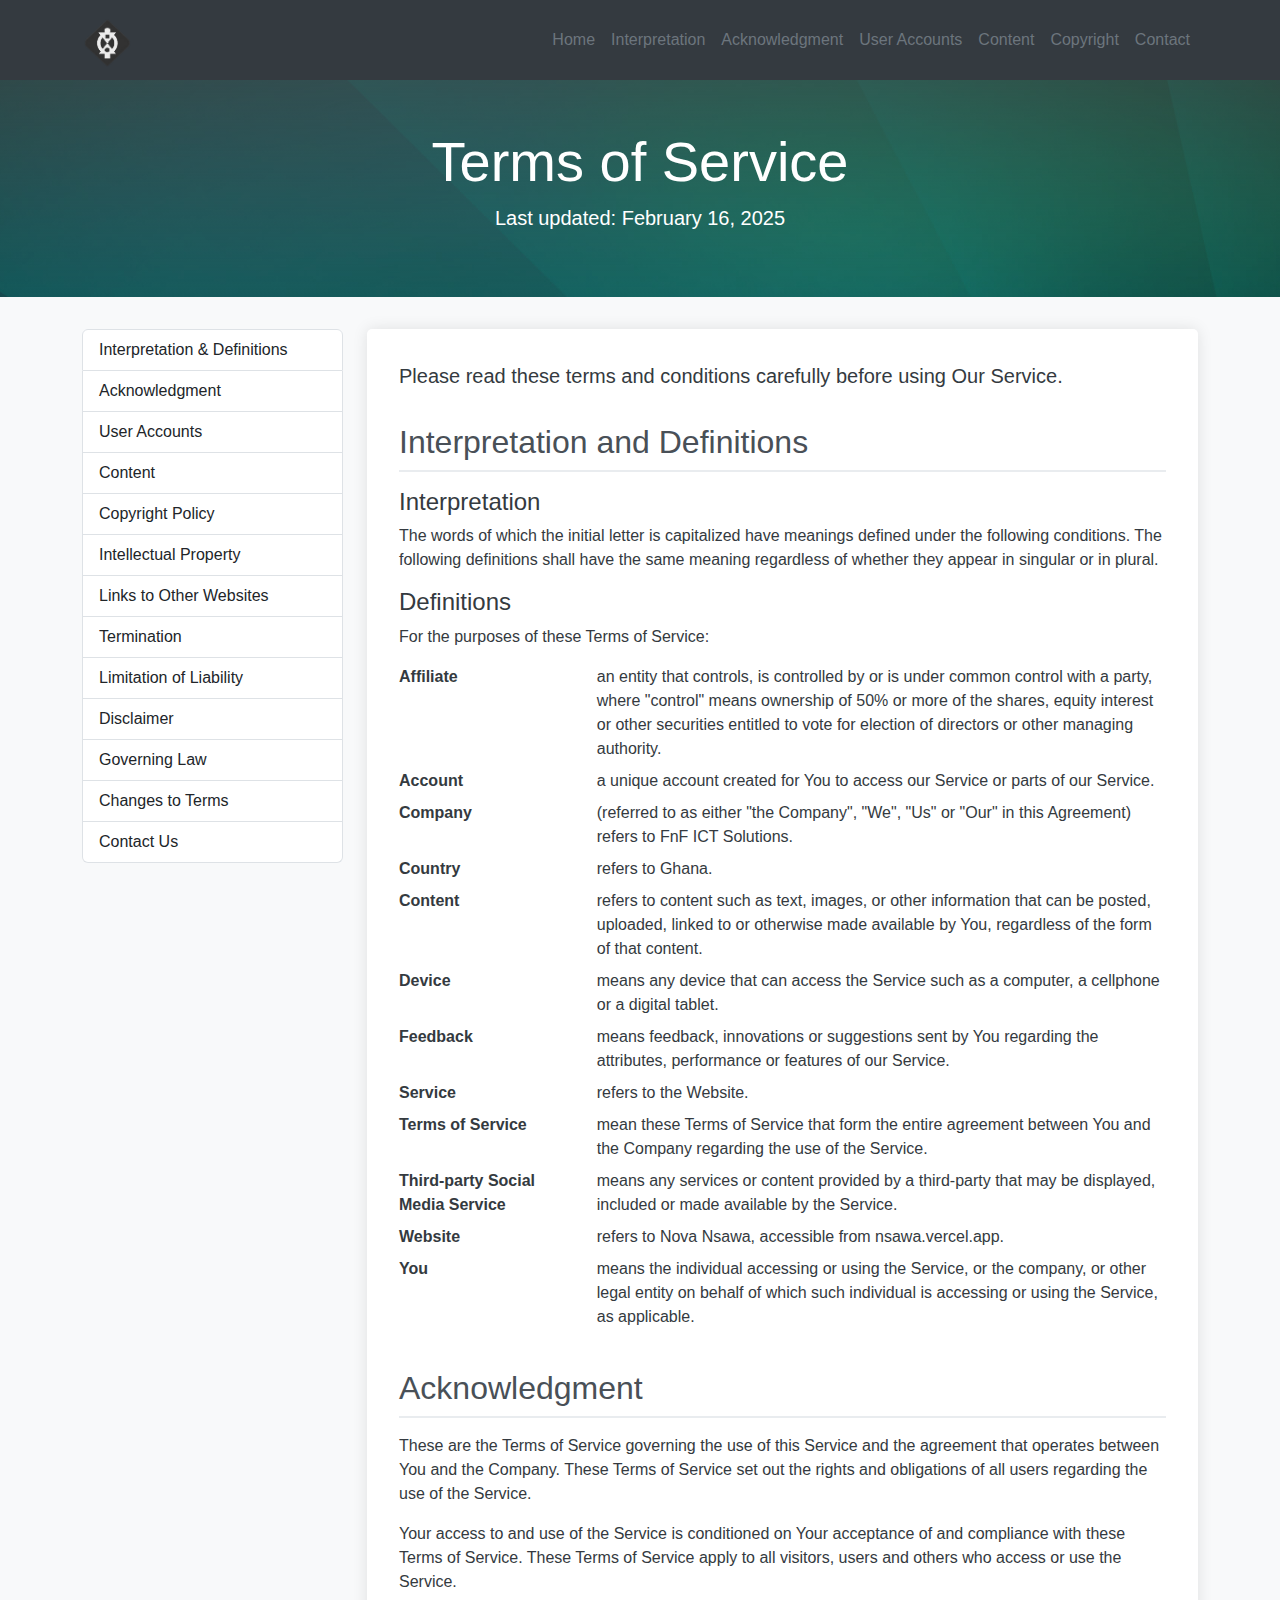
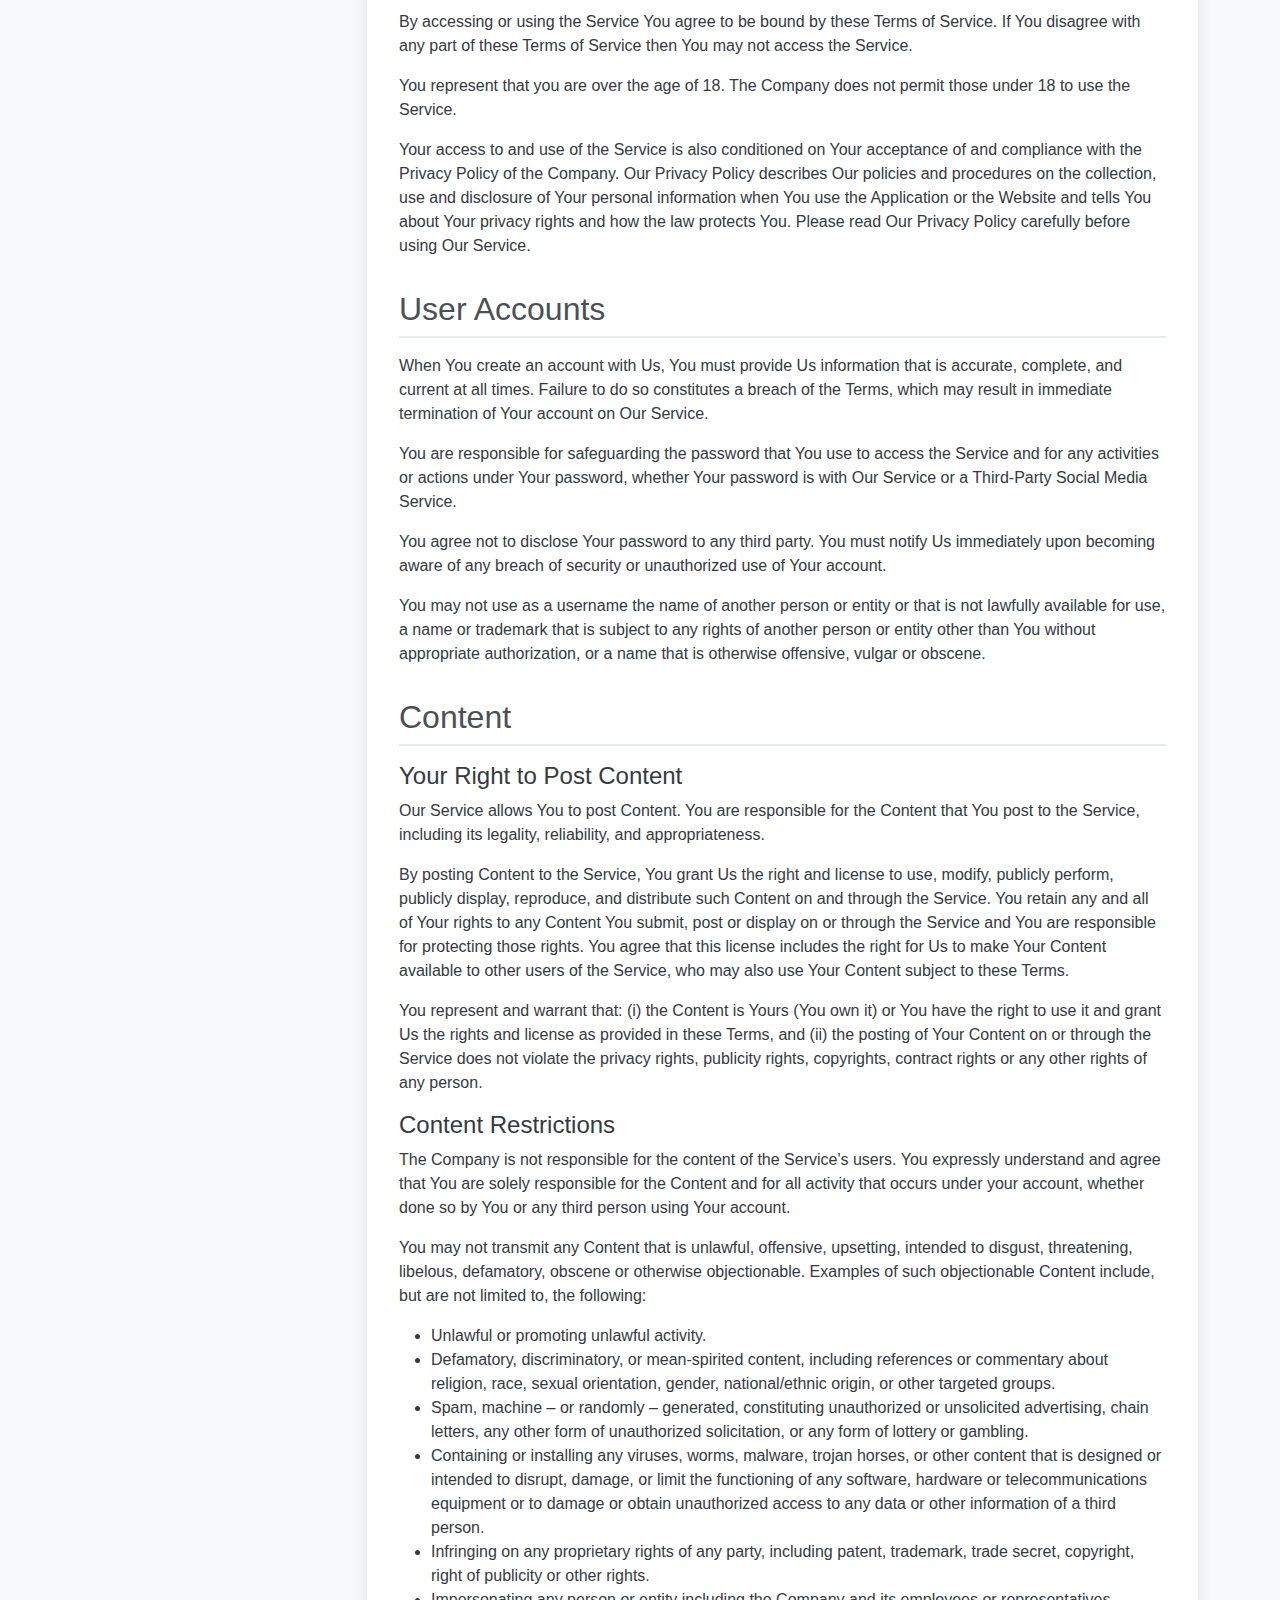
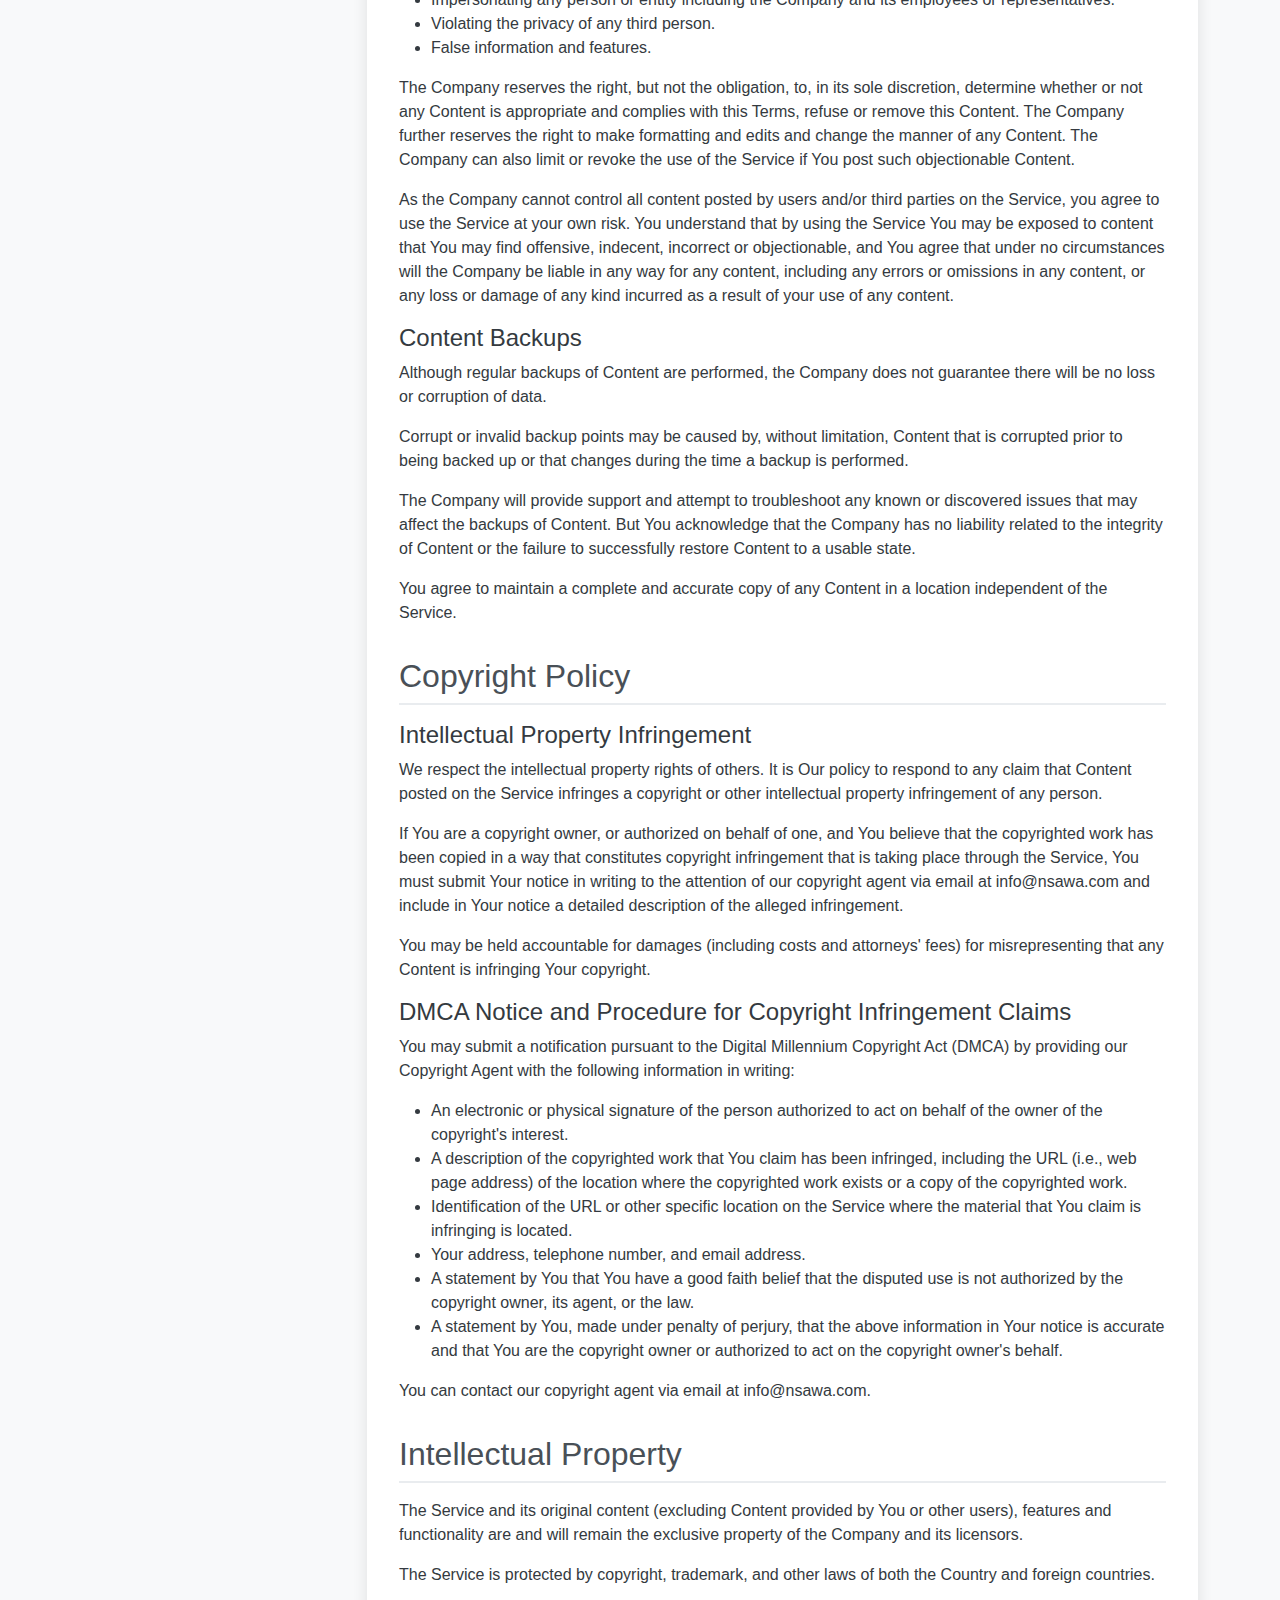
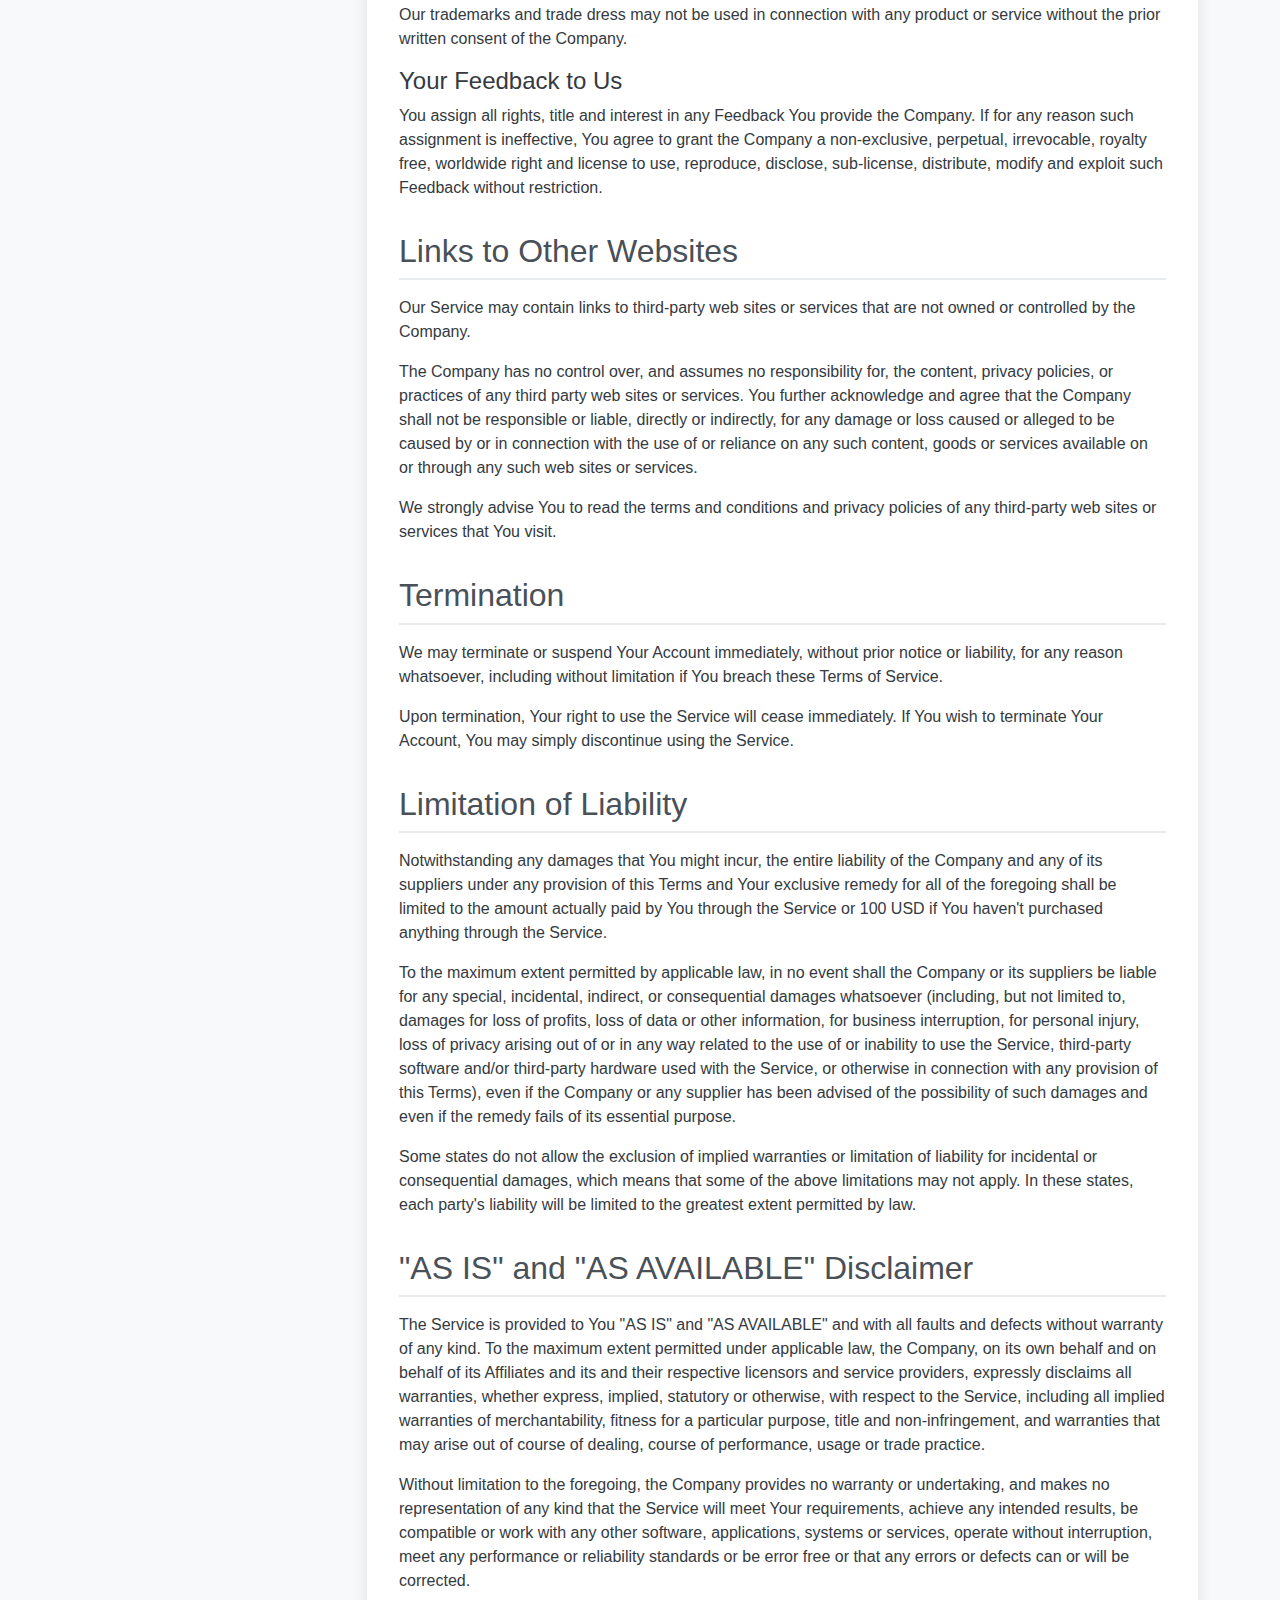
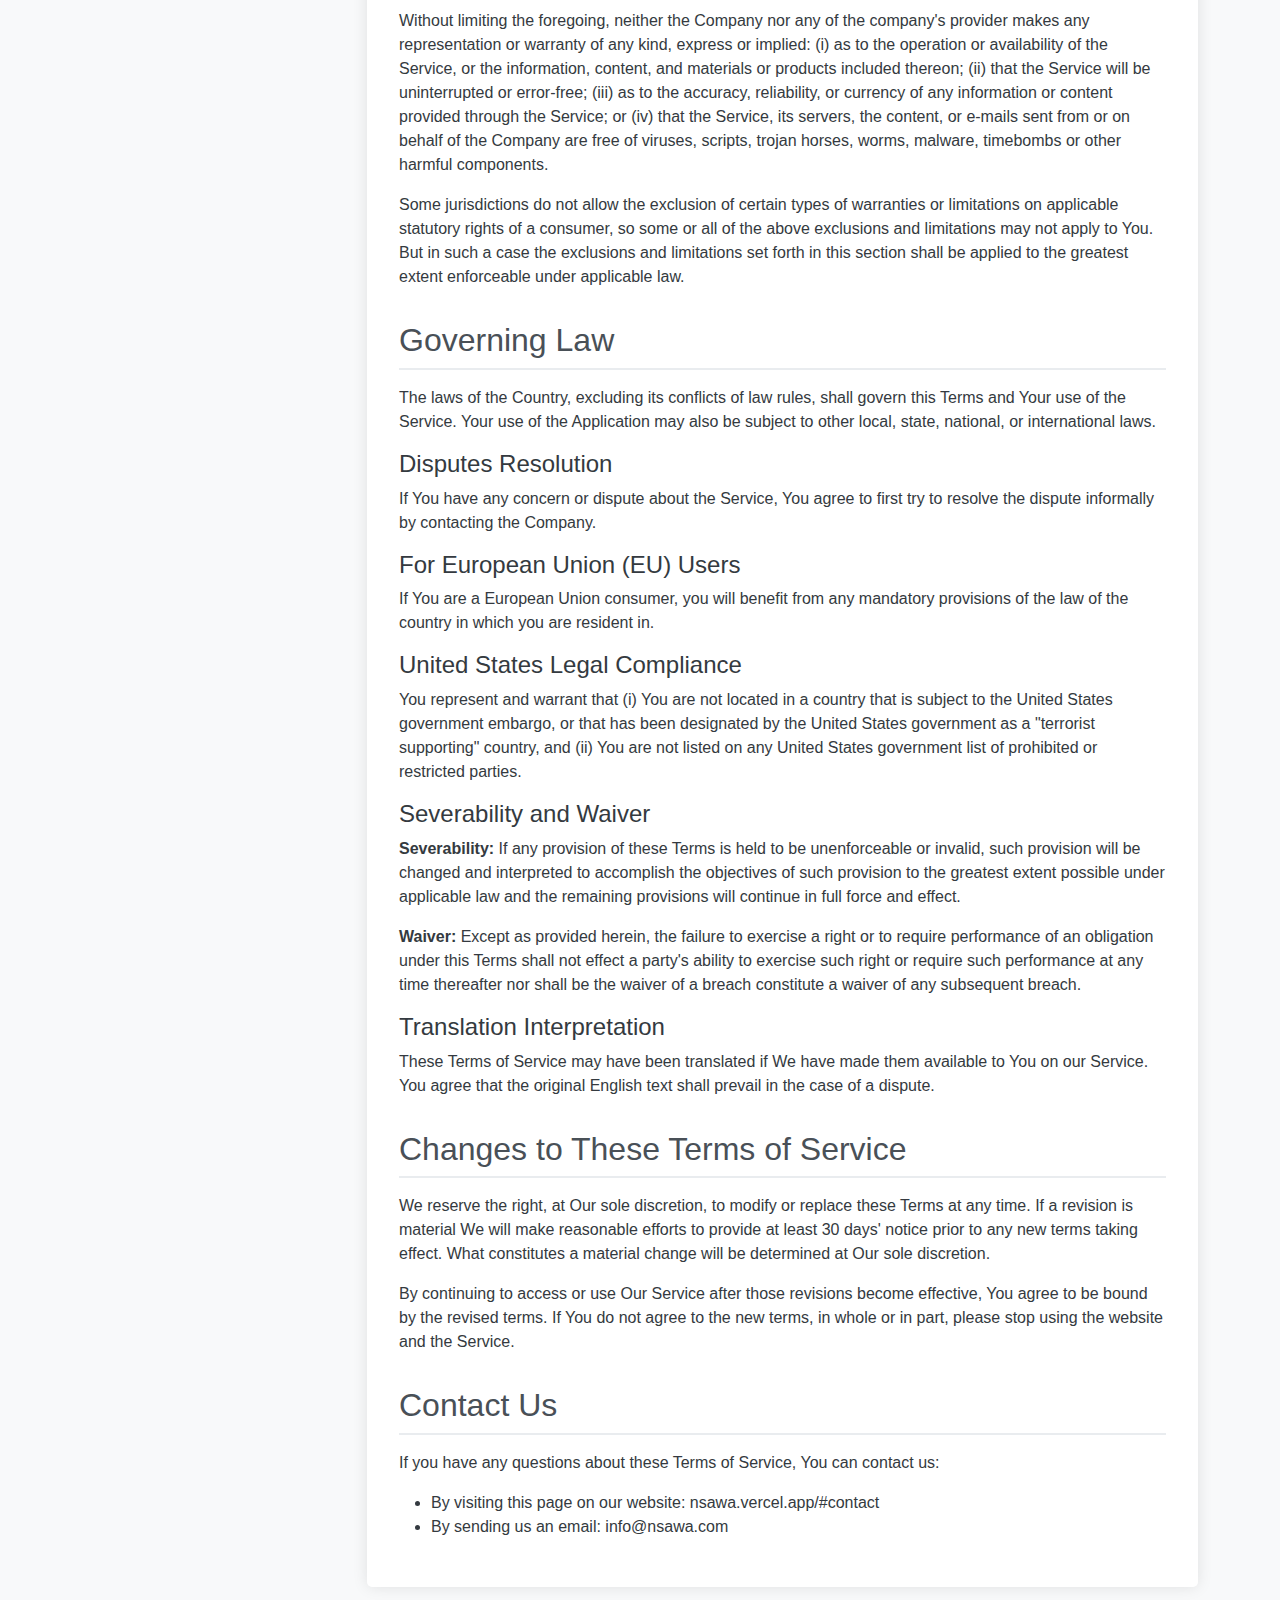
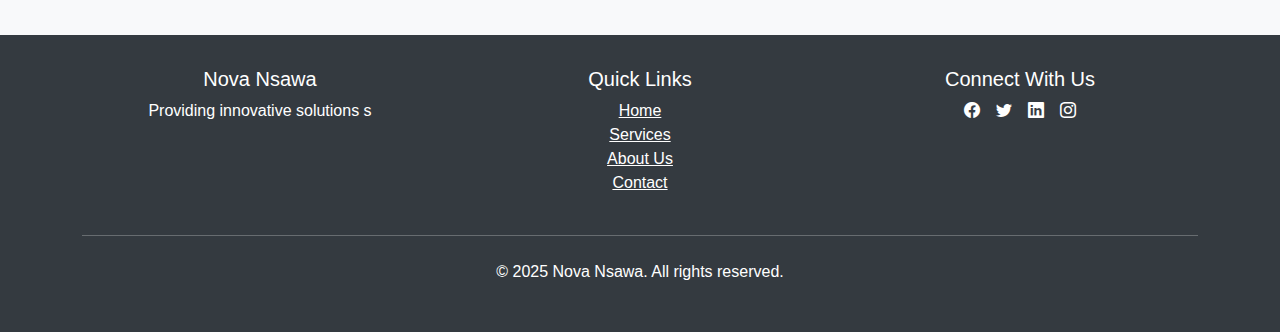
<file: terms_of_service.html>
<!DOCTYPE html>
<html lang="en">
<head>
    <meta charset="UTF-8">
    <meta name="viewport" content="width=device-width, initial-scale=1.0">
    <title>Terms of Service - Nova Nsawa</title>
    <!-- Bootstrap CSS -->
    <link href="https://cdn.jsdelivr.net/npm/bootstrap@5.3.0/dist/css/bootstrap.min.css" rel="stylesheet">
    <!-- Bootstrap Icons -->
    <link rel="stylesheet" href="https://cdn.jsdelivr.net/npm/bootstrap-icons@1.10.0/font/bootstrap-icons.css">
    <style>
        :root {
            --primary-gray: #495057;
            --light-gray: #e9ecef;
            --medium-gray: #6c757d;
            --dark-gray: #343a40;
        }
        
        body {
            background-color: #f8f9fa;
            color: var(--dark-gray);
            font-family: 'Segoe UI', Tahoma, Geneva, Verdana, sans-serif;
        }
        
        .navbar {
            background-color: var(--dark-gray);
        }
        
        .terms-header {
            background: linear-gradient(rgba(57, 57, 57, 0.671), rgba(0, 0, 0, 0.366)), url(../images/call-to-action-bg.jpg) fixed center center;
            background-size: cover;
            padding: 60px 0;
            /* background-color: var(--primary-gray); */
            color: white;
            padding: 3rem 0;
            margin-bottom: 2rem;
        }
        
        .terms-content {
            background-color: white;
            border-radius: 5px;
            box-shadow: 0 0 15px rgba(0, 0, 0, 0.1);
            padding: 2rem;
        }
        
        .section-title {
            color: var(--primary-gray);
            border-bottom: 2px solid var(--light-gray);
            padding-bottom: 0.5rem;
            margin-top: 2rem;
            margin-bottom: 1rem;
        }
        
        .definition-term {
            font-weight: bold;
            color: var(--dark-gray);
        }
        
        .back-to-top {
            position: fixed;
            bottom: 20px;
            right: 20px;
            display: none;
            background-color: var(--primary-gray);
            color: white;
            border-radius: 50%;
            width: 50px;
            height: 50px;
            text-align: center;
            line-height: 50px;
            z-index: 1000;
        }
        
        .back-to-top:hover {
            background-color: var(--dark-gray);
            color: white;
        }
        
        .nav-link {
            color: var(--medium-gray);
        }
        
        .nav-link:hover, .nav-link.active {
            color: #fff;
            font-weight: bold;
        }
        
        footer {
            background-color: var(--dark-gray);
            color: white;
            padding: 2rem 0;
            margin-top: 3rem;
        }
    </style>
</head>
<body>
    <!-- Navigation -->
    <nav class="navbar navbar-expand-lg navbar-dark sticky-top">
        <div class="container">
            <a class="navbar-brand" href="/">
                <img src="images/logo.png" width="50" height="50" alt="Nova Nsawa Logo" class="d-inline-block align-text-top">
            </a>
            <button class="navbar-toggler" type="button" data-bs-toggle="collapse" data-bs-target="#navbarNav">
                <span class="navbar-toggler-icon"></span>
            </button>
            <div class="collapse navbar-collapse" id="navbarNav">
                <ul class="navbar-nav ms-auto">
                    <li class="nav-item">
                        <a class="nav-link" href="/">Home</a>
                    </li>
                    <li class="nav-item">
                        <a class="nav-link" href="#interpretation">Interpretation</a>
                    </li>
                    <li class="nav-item">
                        <a class="nav-link" href="#acknowledgment">Acknowledgment</a>
                    </li>
                    <li class="nav-item">
                        <a class="nav-link" href="#user-accounts">User Accounts</a>
                    </li>
                    <li class="nav-item">
                        <a class="nav-link" href="#content">Content</a>
                    </li>
                    <li class="nav-item">
                        <a class="nav-link" href="#copyright">Copyright</a>
                    </li>
                    <li class="nav-item">
                        <a class="nav-link" href="/#contact">Contact</a>
                    </li>
                </ul>
            </div>
        </div>
    </nav>

    <!-- Header -->
    <header class="terms-header">
        <div class="container text-center">
            <h1 class="display-4">Terms of Service</h1>
            <p class="lead">Last updated: February 16, 2025</p>
        </div>
    </header>

    <!-- Main Content -->
    <div class="container">
        <div class="row">
            <!-- Sidebar Navigation -->
            <div class="col-lg-3 d-none d-lg-block">
                <div class="sticky-top" style="top: 80px;">
                    <div class="list-group">
                        <a href="#interpretation" class="list-group-item list-group-item-action">Interpretation & Definitions</a>
                        <a href="#acknowledgment" class="list-group-item list-group-item-action">Acknowledgment</a>
                        <a href="#user-accounts" class="list-group-item list-group-item-action">User Accounts</a>
                        <a href="#content" class="list-group-item list-group-item-action">Content</a>
                        <a href="#copyright" class="list-group-item list-group-item-action">Copyright Policy</a>
                        <a href="#intellectual-property" class="list-group-item list-group-item-action">Intellectual Property</a>
                        <a href="#links" class="list-group-item list-group-item-action">Links to Other Websites</a>
                        <a href="#termination" class="list-group-item list-group-item-action">Termination</a>
                        <a href="#liability" class="list-group-item list-group-item-action">Limitation of Liability</a>
                        <a href="#disclaimer" class="list-group-item list-group-item-action">Disclaimer</a>
                        <a href="#governing-law" class="list-group-item list-group-item-action">Governing Law</a>
                        <a href="#changes" class="list-group-item list-group-item-action">Changes to Terms</a>
                        <a href="#contact" class="list-group-item list-group-item-action">Contact Us</a>
                    </div>
                </div>
            </div>

            <!-- Terms of Service Content -->
            <div class="col-lg-9">
                <div class="terms-content">
                    <p class="lead">Please read these terms and conditions carefully before using Our Service.</p>

                    <!-- Interpretation and Definitions -->
                    <section id="interpretation">
                        <h2 class="section-title">Interpretation and Definitions</h2>
                        <h4>Interpretation</h4>
                        <p>The words of which the initial letter is capitalized have meanings defined under the following conditions. The following definitions shall have the same meaning regardless of whether they appear in singular or in plural.</p>

                        <h4>Definitions</h4>
                        <p>For the purposes of these Terms of Service:</p>
                        <dl class="row">
                            <dt class="col-sm-3 definition-term">Affiliate</dt>
                            <dd class="col-sm-9">an entity that controls, is controlled by or is under common control with a party, where "control" means ownership of 50% or more of the shares, equity interest or other securities entitled to vote for election of directors or other managing authority.</dd>

                            <dt class="col-sm-3 definition-term">Account</dt>
                            <dd class="col-sm-9">a unique account created for You to access our Service or parts of our Service.</dd>

                            <dt class="col-sm-3 definition-term">Company</dt>
                            <dd class="col-sm-9">(referred to as either "the Company", "We", "Us" or "Our" in this Agreement) refers to FnF ICT Solutions.</dd>

                            <dt class="col-sm-3 definition-term">Country</dt>
                            <dd class="col-sm-9">refers to Ghana.</dd>

                            <dt class="col-sm-3 definition-term">Content</dt>
                            <dd class="col-sm-9">refers to content such as text, images, or other information that can be posted, uploaded, linked to or otherwise made available by You, regardless of the form of that content.</dd>

                            <dt class="col-sm-3 definition-term">Device</dt>
                            <dd class="col-sm-9">means any device that can access the Service such as a computer, a cellphone or a digital tablet.</dd>

                            <dt class="col-sm-3 definition-term">Feedback</dt>
                            <dd class="col-sm-9">means feedback, innovations or suggestions sent by You regarding the attributes, performance or features of our Service.</dd>

                            <dt class="col-sm-3 definition-term">Service</dt>
                            <dd class="col-sm-9">refers to the Website.</dd>

                            <dt class="col-sm-3 definition-term">Terms of Service</dt>
                            <dd class="col-sm-9">mean these Terms of Service that form the entire agreement between You and the Company regarding the use of the Service.</dd>

                            <dt class="col-sm-3 definition-term">Third-party Social Media Service</dt>
                            <dd class="col-sm-9">means any services or content provided by a third-party that may be displayed, included or made available by the Service.</dd>

                            <dt class="col-sm-3 definition-term">Website</dt>
                            <dd class="col-sm-9">refers to Nova Nsawa, accessible from nsawa.vercel.app.</dd>

                            <dt class="col-sm-3 definition-term">You</dt>
                            <dd class="col-sm-9">means the individual accessing or using the Service, or the company, or other legal entity on behalf of which such individual is accessing or using the Service, as applicable.</dd>
                        </dl>
                    </section>

                    <!-- Acknowledgment -->
                    <section id="acknowledgment">
                        <h2 class="section-title">Acknowledgment</h2>
                        <p>These are the Terms of Service governing the use of this Service and the agreement that operates between You and the Company. These Terms of Service set out the rights and obligations of all users regarding the use of the Service.</p>
                        <p>Your access to and use of the Service is conditioned on Your acceptance of and compliance with these Terms of Service. These Terms of Service apply to all visitors, users and others who access or use the Service.</p>
                        <p>By accessing or using the Service You agree to be bound by these Terms of Service. If You disagree with any part of these Terms of Service then You may not access the Service.</p>
                        <p>You represent that you are over the age of 18. The Company does not permit those under 18 to use the Service.</p>
                        <p>Your access to and use of the Service is also conditioned on Your acceptance of and compliance with the Privacy Policy of the Company. Our Privacy Policy describes Our policies and procedures on the collection, use and disclosure of Your personal information when You use the Application or the Website and tells You about Your privacy rights and how the law protects You. Please read Our Privacy Policy carefully before using Our Service.</p>
                    </section>

                    <!-- User Accounts -->
                    <section id="user-accounts">
                        <h2 class="section-title">User Accounts</h2>
                        <p>When You create an account with Us, You must provide Us information that is accurate, complete, and current at all times. Failure to do so constitutes a breach of the Terms, which may result in immediate termination of Your account on Our Service.</p>
                        <p>You are responsible for safeguarding the password that You use to access the Service and for any activities or actions under Your password, whether Your password is with Our Service or a Third-Party Social Media Service.</p>
                        <p>You agree not to disclose Your password to any third party. You must notify Us immediately upon becoming aware of any breach of security or unauthorized use of Your account.</p>
                        <p>You may not use as a username the name of another person or entity or that is not lawfully available for use, a name or trademark that is subject to any rights of another person or entity other than You without appropriate authorization, or a name that is otherwise offensive, vulgar or obscene.</p>
                    </section>

                    <!-- Content -->
                    <section id="content">
                        <h2 class="section-title">Content</h2>
                        
                        <h4>Your Right to Post Content</h4>
                        <p>Our Service allows You to post Content. You are responsible for the Content that You post to the Service, including its legality, reliability, and appropriateness.</p>
                        <p>By posting Content to the Service, You grant Us the right and license to use, modify, publicly perform, publicly display, reproduce, and distribute such Content on and through the Service. You retain any and all of Your rights to any Content You submit, post or display on or through the Service and You are responsible for protecting those rights. You agree that this license includes the right for Us to make Your Content available to other users of the Service, who may also use Your Content subject to these Terms.</p>
                        <p>You represent and warrant that: (i) the Content is Yours (You own it) or You have the right to use it and grant Us the rights and license as provided in these Terms, and (ii) the posting of Your Content on or through the Service does not violate the privacy rights, publicity rights, copyrights, contract rights or any other rights of any person.</p>

                        <h4>Content Restrictions</h4>
                        <p>The Company is not responsible for the content of the Service's users. You expressly understand and agree that You are solely responsible for the Content and for all activity that occurs under your account, whether done so by You or any third person using Your account.</p>
                        <p>You may not transmit any Content that is unlawful, offensive, upsetting, intended to disgust, threatening, libelous, defamatory, obscene or otherwise objectionable. Examples of such objectionable Content include, but are not limited to, the following:</p>
                        <ul>
                            <li>Unlawful or promoting unlawful activity.</li>
                            <li>Defamatory, discriminatory, or mean-spirited content, including references or commentary about religion, race, sexual orientation, gender, national/ethnic origin, or other targeted groups.</li>
                            <li>Spam, machine – or randomly – generated, constituting unauthorized or unsolicited advertising, chain letters, any other form of unauthorized solicitation, or any form of lottery or gambling.</li>
                            <li>Containing or installing any viruses, worms, malware, trojan horses, or other content that is designed or intended to disrupt, damage, or limit the functioning of any software, hardware or telecommunications equipment or to damage or obtain unauthorized access to any data or other information of a third person.</li>
                            <li>Infringing on any proprietary rights of any party, including patent, trademark, trade secret, copyright, right of publicity or other rights.</li>
                            <li>Impersonating any person or entity including the Company and its employees or representatives.</li>
                            <li>Violating the privacy of any third person.</li>
                            <li>False information and features.</li>
                        </ul>
                        <p>The Company reserves the right, but not the obligation, to, in its sole discretion, determine whether or not any Content is appropriate and complies with this Terms, refuse or remove this Content. The Company further reserves the right to make formatting and edits and change the manner of any Content. The Company can also limit or revoke the use of the Service if You post such objectionable Content.</p>
                        <p>As the Company cannot control all content posted by users and/or third parties on the Service, you agree to use the Service at your own risk. You understand that by using the Service You may be exposed to content that You may find offensive, indecent, incorrect or objectionable, and You agree that under no circumstances will the Company be liable in any way for any content, including any errors or omissions in any content, or any loss or damage of any kind incurred as a result of your use of any content.</p>

                        <h4>Content Backups</h4>
                        <p>Although regular backups of Content are performed, the Company does not guarantee there will be no loss or corruption of data.</p>
                        <p>Corrupt or invalid backup points may be caused by, without limitation, Content that is corrupted prior to being backed up or that changes during the time a backup is performed.</p>
                        <p>The Company will provide support and attempt to troubleshoot any known or discovered issues that may affect the backups of Content. But You acknowledge that the Company has no liability related to the integrity of Content or the failure to successfully restore Content to a usable state.</p>
                        <p>You agree to maintain a complete and accurate copy of any Content in a location independent of the Service.</p>
                    </section>

                    <!-- Copyright Policy -->
                    <section id="copyright">
                        <h2 class="section-title">Copyright Policy</h2>
                        
                        <h4>Intellectual Property Infringement</h4>
                        <p>We respect the intellectual property rights of others. It is Our policy to respond to any claim that Content posted on the Service infringes a copyright or other intellectual property infringement of any person.</p>
                        <p>If You are a copyright owner, or authorized on behalf of one, and You believe that the copyrighted work has been copied in a way that constitutes copyright infringement that is taking place through the Service, You must submit Your notice in writing to the attention of our copyright agent via email at info@nsawa.com and include in Your notice a detailed description of the alleged infringement.</p>
                        <p>You may be held accountable for damages (including costs and attorneys' fees) for misrepresenting that any Content is infringing Your copyright.</p>

                        <h4>DMCA Notice and Procedure for Copyright Infringement Claims</h4>
                        <p>You may submit a notification pursuant to the Digital Millennium Copyright Act (DMCA) by providing our Copyright Agent with the following information in writing:</p>
                        <ul>
                            <li>An electronic or physical signature of the person authorized to act on behalf of the owner of the copyright's interest.</li>
                            <li>A description of the copyrighted work that You claim has been infringed, including the URL (i.e., web page address) of the location where the copyrighted work exists or a copy of the copyrighted work.</li>
                            <li>Identification of the URL or other specific location on the Service where the material that You claim is infringing is located.</li>
                            <li>Your address, telephone number, and email address.</li>
                            <li>A statement by You that You have a good faith belief that the disputed use is not authorized by the copyright owner, its agent, or the law.</li>
                            <li>A statement by You, made under penalty of perjury, that the above information in Your notice is accurate and that You are the copyright owner or authorized to act on the copyright owner's behalf.</li>
                        </ul>
                        <p>You can contact our copyright agent via email at info@nsawa.com.</p>
                    </section>

                    <!-- Intellectual Property -->
                    <section id="intellectual-property">
                        <h2 class="section-title">Intellectual Property</h2>
                        <p>The Service and its original content (excluding Content provided by You or other users), features and functionality are and will remain the exclusive property of the Company and its licensors.</p>
                        <p>The Service is protected by copyright, trademark, and other laws of both the Country and foreign countries.</p>
                        <p>Our trademarks and trade dress may not be used in connection with any product or service without the prior written consent of the Company.</p>

                        <h4>Your Feedback to Us</h4>
                        <p>You assign all rights, title and interest in any Feedback You provide the Company. If for any reason such assignment is ineffective, You agree to grant the Company a non-exclusive, perpetual, irrevocable, royalty free, worldwide right and license to use, reproduce, disclose, sub-license, distribute, modify and exploit such Feedback without restriction.</p>
                    </section>

                    <!-- Links to Other Websites -->
                    <section id="links">
                        <h2 class="section-title">Links to Other Websites</h2>
                        <p>Our Service may contain links to third-party web sites or services that are not owned or controlled by the Company.</p>
                        <p>The Company has no control over, and assumes no responsibility for, the content, privacy policies, or practices of any third party web sites or services. You further acknowledge and agree that the Company shall not be responsible or liable, directly or indirectly, for any damage or loss caused or alleged to be caused by or in connection with the use of or reliance on any such content, goods or services available on or through any such web sites or services.</p>
                        <p>We strongly advise You to read the terms and conditions and privacy policies of any third-party web sites or services that You visit.</p>
                    </section>

                    <!-- Termination -->
                    <section id="termination">
                        <h2 class="section-title">Termination</h2>
                        <p>We may terminate or suspend Your Account immediately, without prior notice or liability, for any reason whatsoever, including without limitation if You breach these Terms of Service.</p>
                        <p>Upon termination, Your right to use the Service will cease immediately. If You wish to terminate Your Account, You may simply discontinue using the Service.</p>
                    </section>

                    <!-- Limitation of Liability -->
                    <section id="liability">
                        <h2 class="section-title">Limitation of Liability</h2>
                        <p>Notwithstanding any damages that You might incur, the entire liability of the Company and any of its suppliers under any provision of this Terms and Your exclusive remedy for all of the foregoing shall be limited to the amount actually paid by You through the Service or 100 USD if You haven't purchased anything through the Service.</p>
                        <p>To the maximum extent permitted by applicable law, in no event shall the Company or its suppliers be liable for any special, incidental, indirect, or consequential damages whatsoever (including, but not limited to, damages for loss of profits, loss of data or other information, for business interruption, for personal injury, loss of privacy arising out of or in any way related to the use of or inability to use the Service, third-party software and/or third-party hardware used with the Service, or otherwise in connection with any provision of this Terms), even if the Company or any supplier has been advised of the possibility of such damages and even if the remedy fails of its essential purpose.</p>
                        <p>Some states do not allow the exclusion of implied warranties or limitation of liability for incidental or consequential damages, which means that some of the above limitations may not apply. In these states, each party's liability will be limited to the greatest extent permitted by law.</p>
                    </section>

                    <!-- Disclaimer -->
                    <section id="disclaimer">
                        <h2 class="section-title">"AS IS" and "AS AVAILABLE" Disclaimer</h2>
                        <p>The Service is provided to You "AS IS" and "AS AVAILABLE" and with all faults and defects without warranty of any kind. To the maximum extent permitted under applicable law, the Company, on its own behalf and on behalf of its Affiliates and its and their respective licensors and service providers, expressly disclaims all warranties, whether express, implied, statutory or otherwise, with respect to the Service, including all implied warranties of merchantability, fitness for a particular purpose, title and non-infringement, and warranties that may arise out of course of dealing, course of performance, usage or trade practice.</p>
                        <p>Without limitation to the foregoing, the Company provides no warranty or undertaking, and makes no representation of any kind that the Service will meet Your requirements, achieve any intended results, be compatible or work with any other software, applications, systems or services, operate without interruption, meet any performance or reliability standards or be error free or that any errors or defects can or will be corrected.</p>
                        <p>Without limiting the foregoing, neither the Company nor any of the company's provider makes any representation or warranty of any kind, express or implied: (i) as to the operation or availability of the Service, or the information, content, and materials or products included thereon; (ii) that the Service will be uninterrupted or error-free; (iii) as to the accuracy, reliability, or currency of any information or content provided through the Service; or (iv) that the Service, its servers, the content, or e-mails sent from or on behalf of the Company are free of viruses, scripts, trojan horses, worms, malware, timebombs or other harmful components.</p>
                        <p>Some jurisdictions do not allow the exclusion of certain types of warranties or limitations on applicable statutory rights of a consumer, so some or all of the above exclusions and limitations may not apply to You. But in such a case the exclusions and limitations set forth in this section shall be applied to the greatest extent enforceable under applicable law.</p>
                    </section>

                    <!-- Governing Law -->
                    <section id="governing-law">
                        <h2 class="section-title">Governing Law</h2>
                        <p>The laws of the Country, excluding its conflicts of law rules, shall govern this Terms and Your use of the Service. Your use of the Application may also be subject to other local, state, national, or international laws.</p>

                        <h4>Disputes Resolution</h4>
                        <p>If You have any concern or dispute about the Service, You agree to first try to resolve the dispute informally by contacting the Company.</p>

                        <h4>For European Union (EU) Users</h4>
                        <p>If You are a European Union consumer, you will benefit from any mandatory provisions of the law of the country in which you are resident in.</p>

                        <h4>United States Legal Compliance</h4>
                        <p>You represent and warrant that (i) You are not located in a country that is subject to the United States government embargo, or that has been designated by the United States government as a "terrorist supporting" country, and (ii) You are not listed on any United States government list of prohibited or restricted parties.</p>

                        <h4>Severability and Waiver</h4>
                        <p><strong>Severability:</strong> If any provision of these Terms is held to be unenforceable or invalid, such provision will be changed and interpreted to accomplish the objectives of such provision to the greatest extent possible under applicable law and the remaining provisions will continue in full force and effect.</p>
                        <p><strong>Waiver:</strong> Except as provided herein, the failure to exercise a right or to require performance of an obligation under this Terms shall not effect a party's ability to exercise such right or require such performance at any time thereafter nor shall be the waiver of a breach constitute a waiver of any subsequent breach.</p>

                        <h4>Translation Interpretation</h4>
                        <p>These Terms of Service may have been translated if We have made them available to You on our Service. You agree that the original English text shall prevail in the case of a dispute.</p>
                    </section>

                    <!-- Changes to These Terms of Service -->
                    <section id="changes">
                        <h2 class="section-title">Changes to These Terms of Service</h2>
                        <p>We reserve the right, at Our sole discretion, to modify or replace these Terms at any time. If a revision is material We will make reasonable efforts to provide at least 30 days' notice prior to any new terms taking effect. What constitutes a material change will be determined at Our sole discretion.</p>
                        <p>By continuing to access or use Our Service after those revisions become effective, You agree to be bound by the revised terms. If You do not agree to the new terms, in whole or in part, please stop using the website and the Service.</p>
                    </section>

                    <!-- Contact Us -->
                    <section id="contact">
                        <h2 class="section-title">Contact Us</h2>
                        <p>If you have any questions about these Terms of Service, You can contact us:</p>
                        <ul>
                            <li>By visiting this page on our website: nsawa.vercel.app/#contact</li>
                            <li>By sending us an email: info@nsawa.com</li>
                        </ul>
                    </section>
                </div>
            </div>
        </div>
    </div>

    <!-- Back to Top Button -->
    <a href="#" class="back-to-top" id="backToTop">
        <i class="bi bi-arrow-up"></i>
    </a>

    <!-- Footer -->
    <footer class="text-center">
        <div class="container">
            <div class="row">
                <div class="col-md-4 mb-3 mb-md-0">
                    <h5>Nova Nsawa</h5>
                    <p>Providing innovative solutions s</p>
                </div>
                <div class="col-md-4 mb-3 mb-md-0">
                    <h5>Quick Links</h5>
                    <ul class="list-unstyled">
                        <li><a href="/" class="text-white">Home</a></li>
                        <li><a href="#" class="text-white">Services</a></li>
                        <li><a href="https://www.fnfictsolutions.com" target="_blank" class="text-white">About Us</a></li>
                        <li><a href="/#contact" class="text-white">Contact</a></li>
                    </ul>
                </div>
                <div class="col-md-4">
                    <h5>Connect With Us</h5>
                    <div class="d-flex justify-content-center">
                        <a href="#" class="text-white me-3"><i class="bi bi-facebook"></i></a>
                        <a href="#" class="text-white me-3"><i class="bi bi-twitter"></i></a>
                        <a href="#" class="text-white me-3"><i class="bi bi-linkedin"></i></a>
                        <a href="#" class="text-white"><i class="bi bi-instagram"></i></a>
                    </div>
                </div>
            </div>
            <hr class="my-4 bg-light">
            <p>&copy; 2025 Nova Nsawa. All rights reserved.</p>
        </div>
    </footer>

    <!-- Bootstrap JS Bundle with Popper -->
    <script src="https://cdn.jsdelivr.net/npm/bootstrap@5.3.0/dist/js/bootstrap.bundle.min.js"></script>
    <script>
        // Back to top button functionality
        const backToTopButton = document.getElementById("backToTop");
        
        window.onscroll = function() {
            if (document.body.scrollTop > 200 || document.documentElement.scrollTop > 200) {
                backToTopButton.style.display = "block";
            } else {
                backToTopButton.style.display = "none";
            }
        };
        
        backToTopButton.addEventListener("click", function(e) {
            e.preventDefault();
            window.scrollTo({top: 0, behavior: 'smooth'});
        });
        
        // Highlight active section in sidebar
        const sections = document.querySelectorAll("section");
        const navLinks = document.querySelectorAll(".list-group-item");
        
        window.addEventListener("scroll", function() {
            let current = "";
            
            sections.forEach(section => {
                const sectionTop = section.offsetTop;
                const sectionHeight = section.clientHeight;
                
                if (pageYOffset >= (sectionTop - 100)) {
                    current = section.getAttribute("id");
                }
            });
            
            navLinks.forEach(link => {
                link.classList.remove("active");
                if (link.getAttribute("href").substring(1) === current) {
                    link.classList.add("active");
                }
            });
        });
    </script>
</body>
</html>
</file>
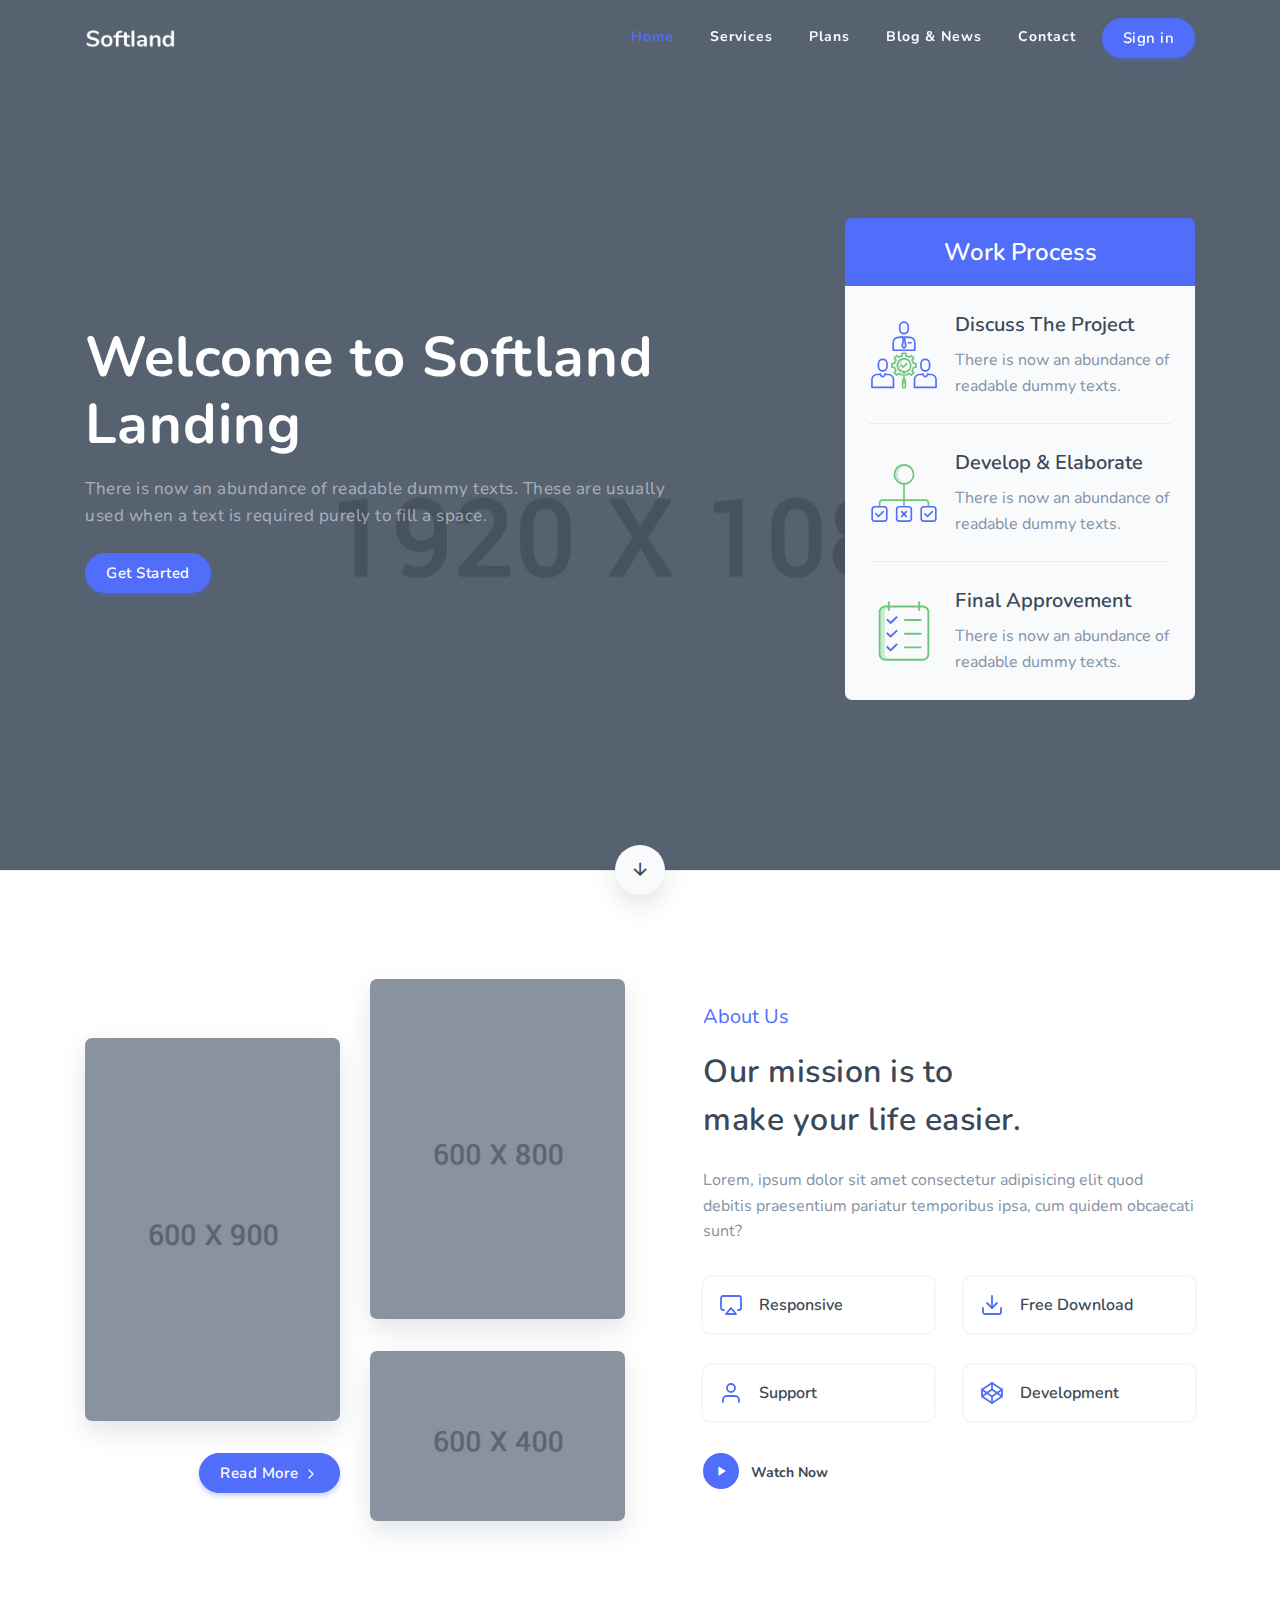
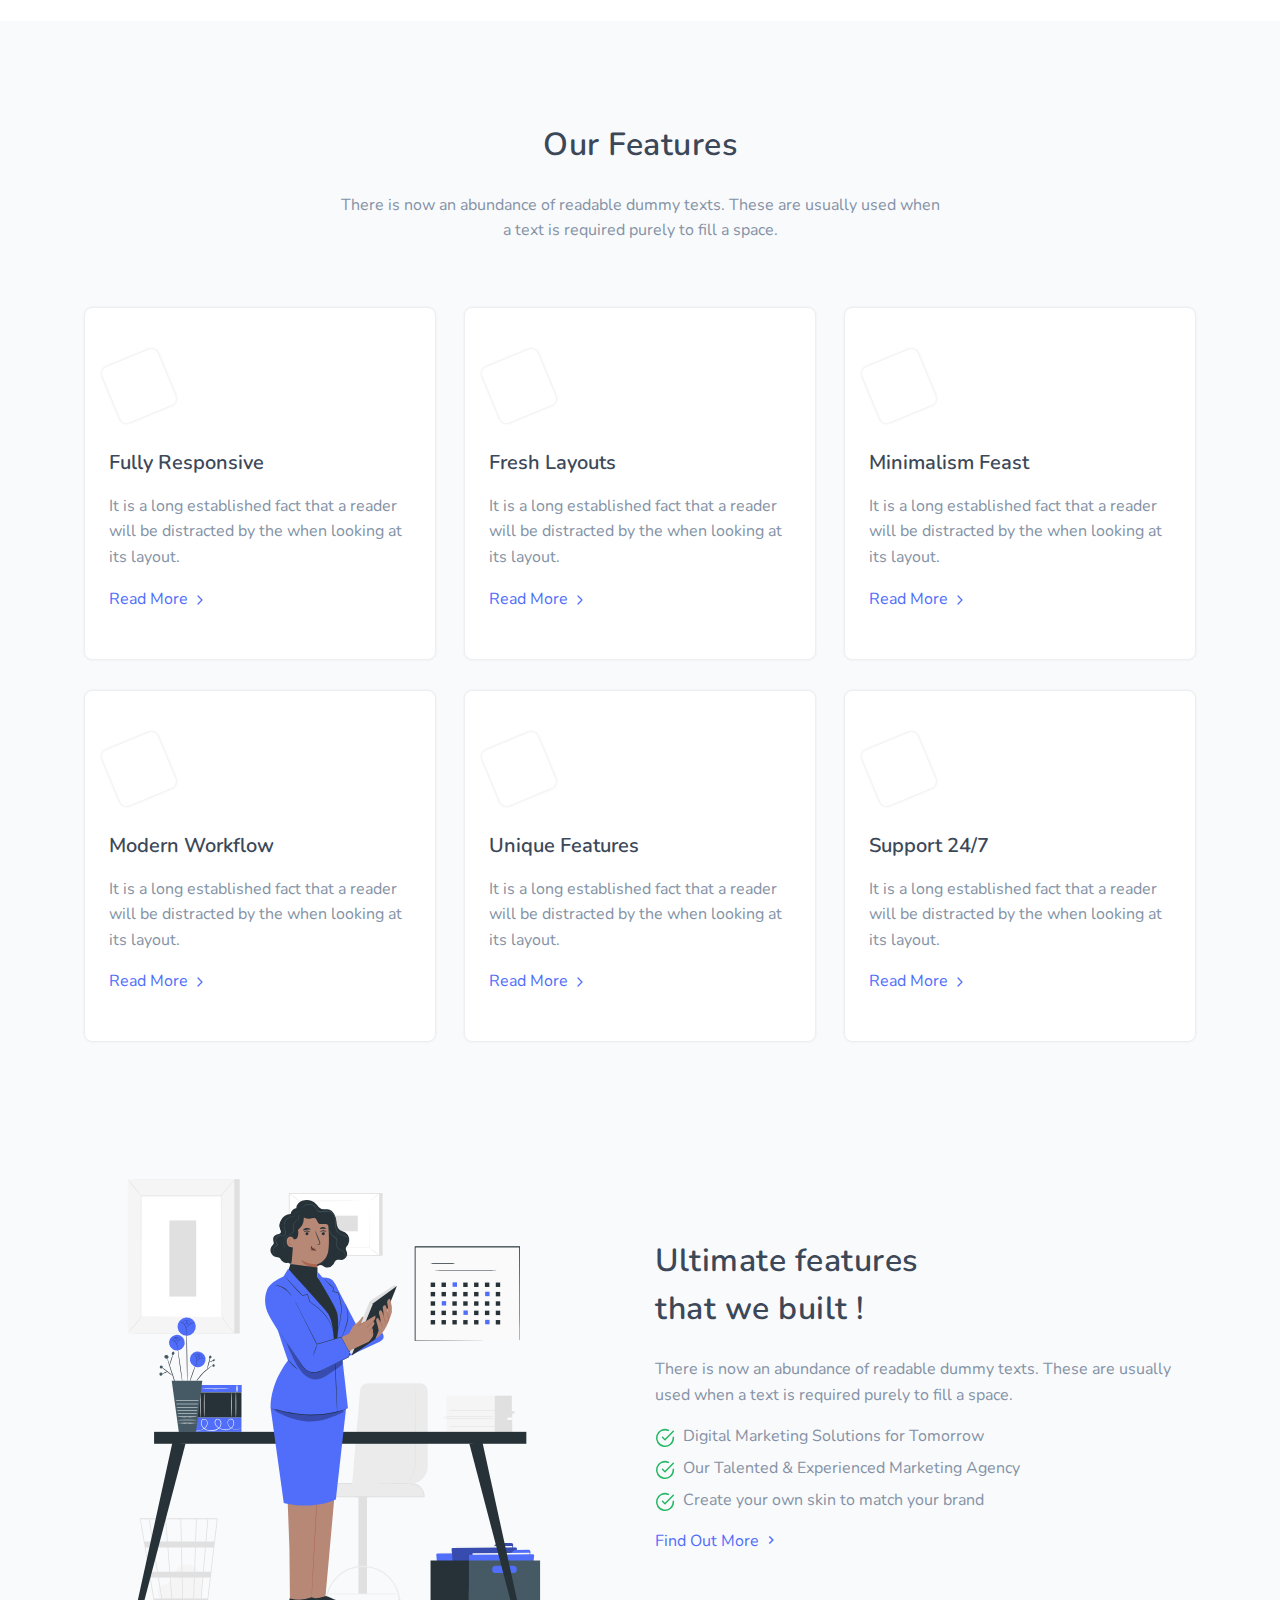
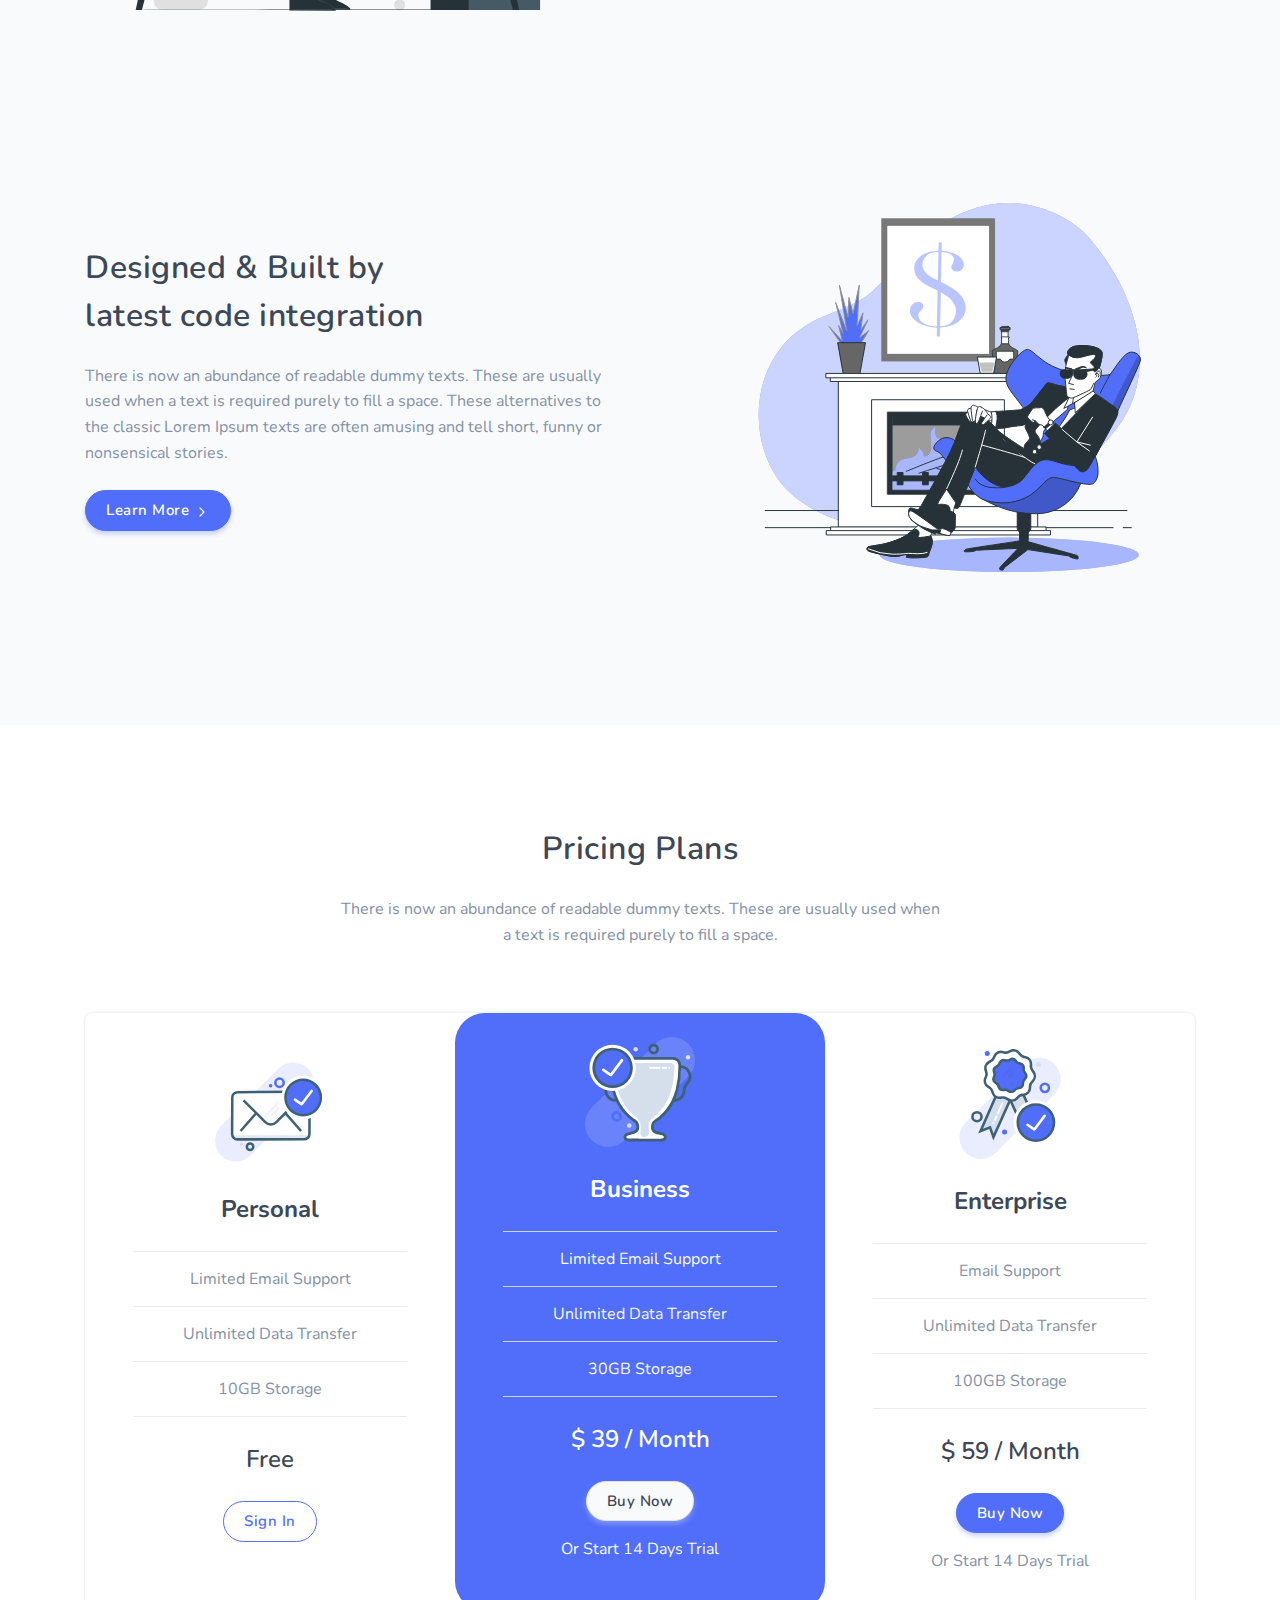
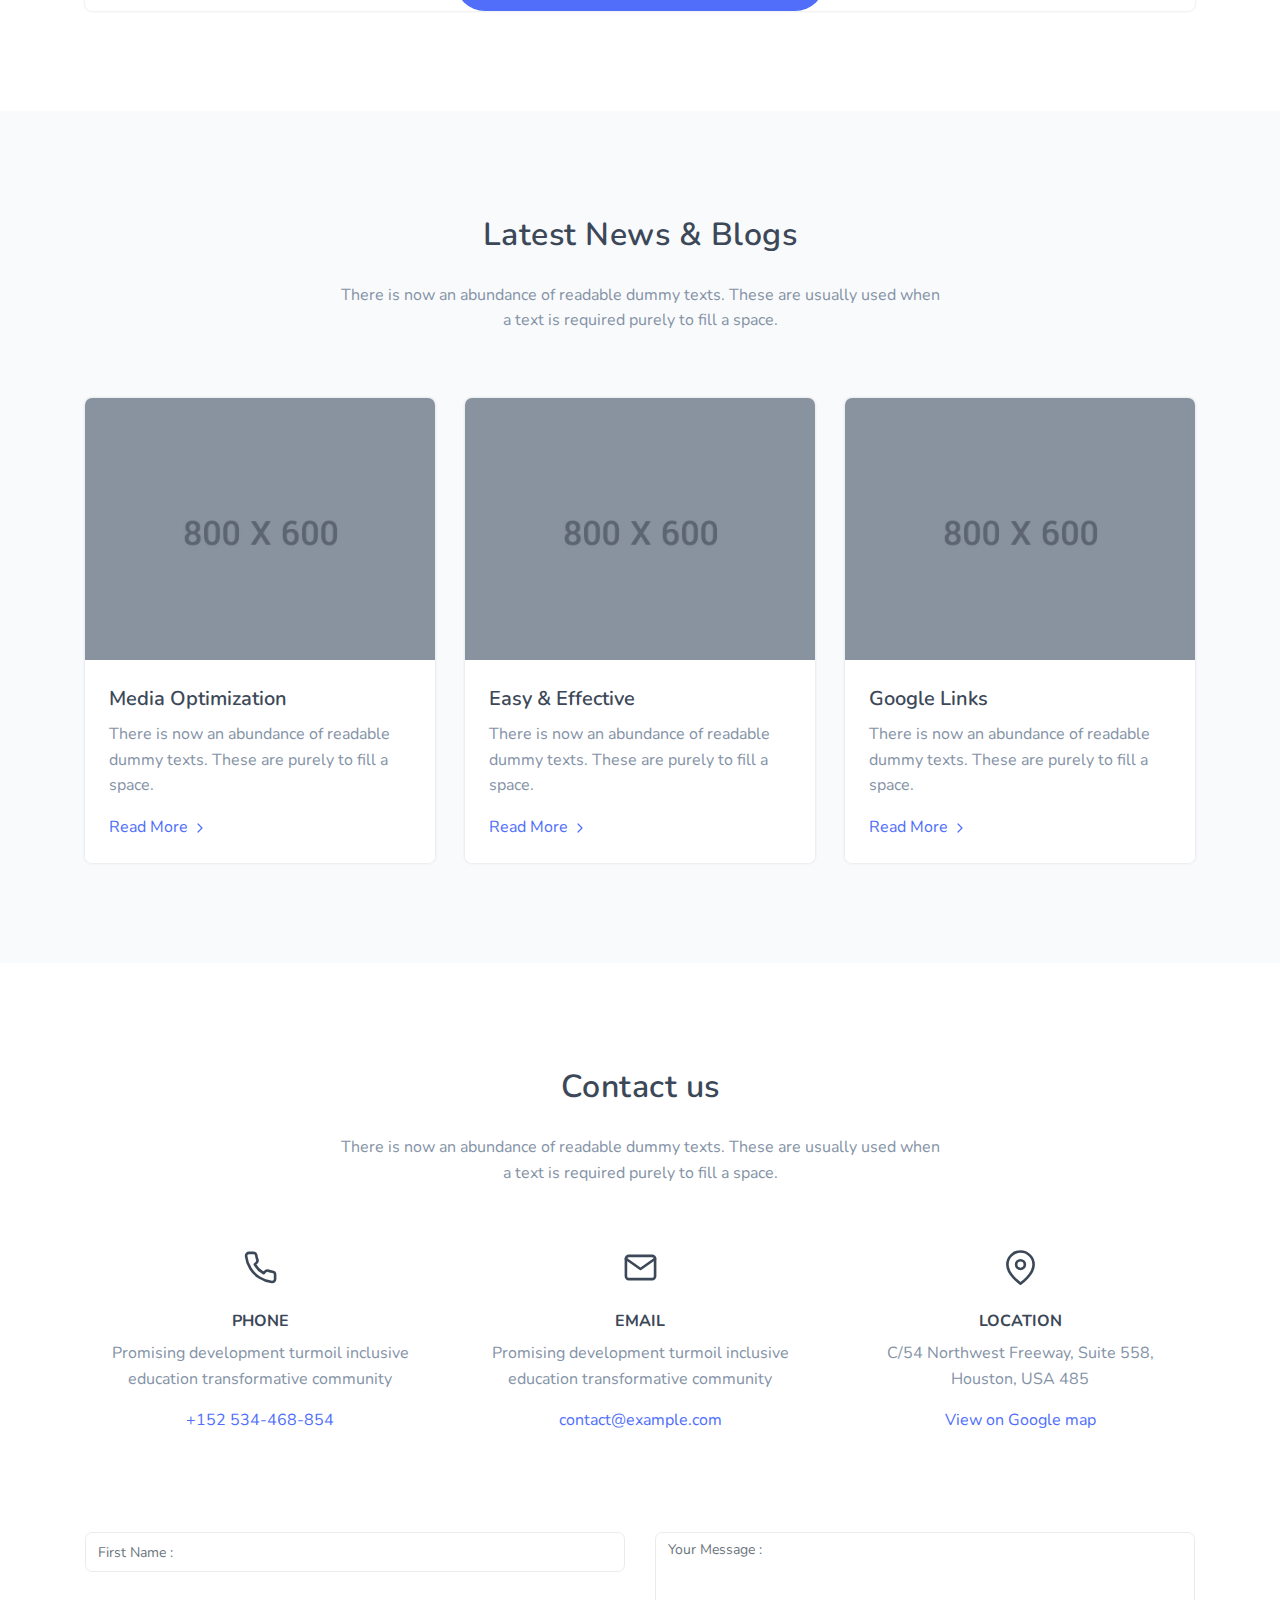
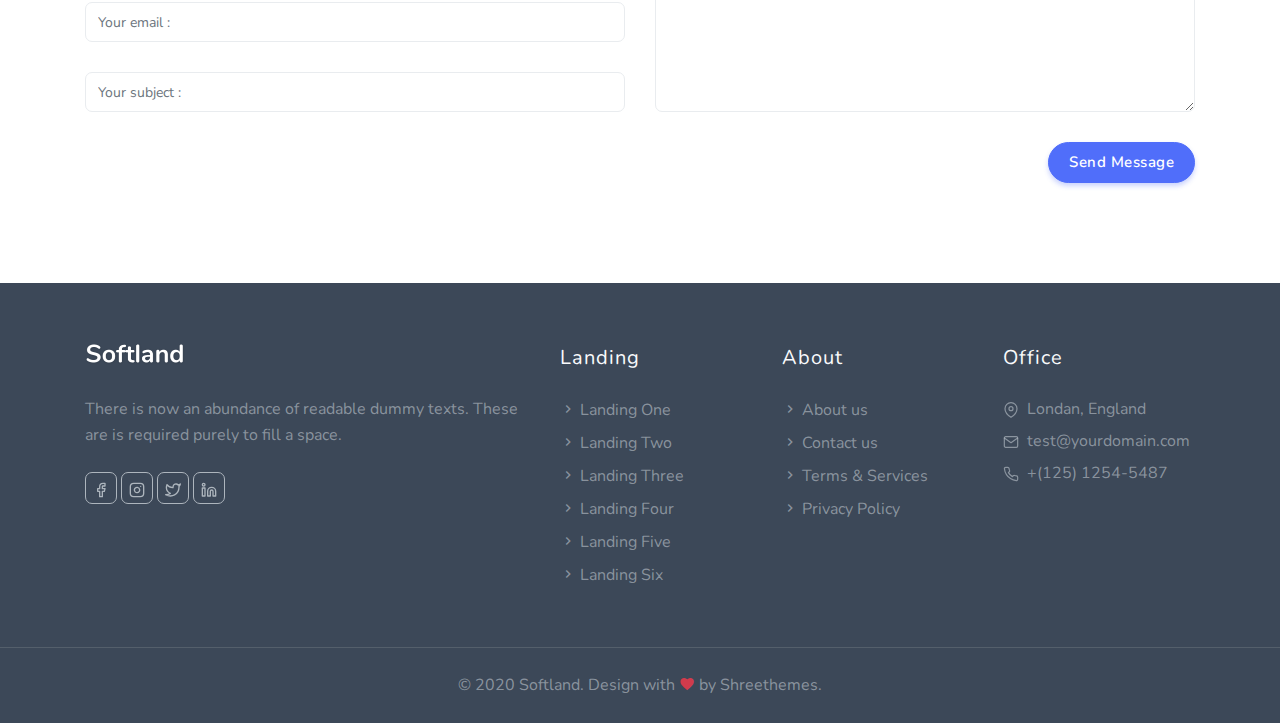
<file: 4/index-2.html>
<!DOCTYPE html>
    <html lang="en">

    <head>
        <meta charset="utf-8" />
        <title>Softland - Responsive Landing Template</title>
        <meta name="viewport" content="width=device-width, initial-scale=1.0">
        <meta name="description" content="Premium Bootstrap 4 Landing Page Template" />
        <meta name="keywords" content="bootstrap 4, premium, marketing, multipurpose" />
        <meta content="Shreethemes" name="author" />
        <!-- favicon -->
        <link rel="shortcut icon" href="images/favicon.ico">
        <!-- Bootstrap css -->
        <link href="css/bootstrap.min.css" rel="stylesheet" type="text/css" />
        <!-- Icons -->
        <link href="css/materialdesignicons.min.css" rel="stylesheet" type="text/css" />
        <link rel="stylesheet" href="https://unicons.iconscout.com/release/v2.1.5/css/unicons.css" />
        <!-- Icons -->
        <link href="css/magnific-popup.css" rel="stylesheet" type="text/css" />
        <!-- Main css File -->
        <link href="css/style.css" rel="stylesheet" type="text/css" />
        <link href="css/colors/default.css" rel="stylesheet" id="color-opt">

    </head>

    <body>
        <!-- Navbar STart -->
        <header id="topnav" class="defaultscroll sticky">
            <div class="container">
                <!-- Logo container-->
                <div>
                    <a class="logo" href="../index.html" target="_blank">
                        <!-- Softland -->
                        <img src="images/logo-dark.png" class="l-dark" height="20" alt="">
                        <img src="images/logo-light.png" class="l-light" height="20" alt="">
                    </a>
                </div>                 
                <div class="buy-button">
                    <a href="javascript:void(0)" class="btn btn-pills btn-primary">Sign in</a>
                </div><!--end login button--><!--end login button-->
                <!-- End Logo container-->
                <div class="menu-extras">
                    <div class="menu-item">
                        <!-- Mobile menu toggle-->
                        <a class="navbar-toggle">
                            <div class="lines">
                                <span></span>
                                <span></span>
                                <span></span>
                            </div>
                        </a>
                        <!-- End mobile menu toggle-->
                    </div>
                </div>
        
                <div id="navigation">
                    <!-- Navigation Menu-->   
                    <ul class="navigation-menu nav-light">
                        <li class="has-submenu active">
                            <a href="#home">Home</a>
                        </li>
                        <li class="has-submenu">
                            <a href="#service">Services</a>
                        </li>
                        <li class="has-submenu">
                            <a href="#price">Plans</a>
                        </li>
                        <li class="has-submenu">
                            <a href="#blog">Blog & News</a>
                        </li>
                        <li class="has-submenu">
                            <a href="#contact">Contact</a>
                        </li>
                    </ul><!--end navigation menu-->
                </div><!--end navigation-->
            </div><!--end container-->
        </header><!--end header-->
        <!-- Navbar End -->

        <!-- Start Home -->
        <section class="bg-half-170 d-table w-100 border-bottom" style="background: url('images/bg/bg4.jpg') top center;" id="home">
            <div class="bg-overlay"></div>
            <div class="container">
                <div class="row mt-5 align-items-center">
                    <div class="col-lg-8 col-md-6 col-12">
                        <div class="title-heading mr-lg-5">
                            <h4 class="display-4 letter-spacing font-weight-bold text-white mb-3">Welcome to Softland Landing</h4>
                            <p class="text-white-50 para-desc">There is now an abundance of readable dummy texts. These are usually used when a text is required purely to fill a space.</p>
                            
                            <div class="mt-4">
                                <a href="javascript:void(0)" class="btn btn-pills btn-primary">Get Started</a>
                            </div>
                        </div>
                    </div>

                    <div class="col-lg-4 col-md-6 col-12 mt-4 mt-sm-0 pt-2 pt-sm-0">
                        <div class="rounded position-relative overflow-hidden">
                            <div class="bg-primary py-3 text-center">
                                <h4 class="text-white mb-0">Work Process</h4>
                            </div>
                            <div class="bg-light shadow-lg p-4">
                                <div class="pb-4">
                                    <div class="d-flex align-items-center">
                                        <img src="images/illu/disscused.svg" class="avatar avatar-small" alt="">
                                        <div class="ml-3">
                                            <h5>Discuss The Project</h5>
                                            <p class="text-muted mb-0">There is now an abundance of readable dummy texts.</p>
                                        </div>
                                    </div>
                                </div>
    
                                <div class="py-4 border-top">
                                    <div class="d-flex align-items-center">
                                        <img src="images/illu/distributed.svg" class="avatar avatar-small" alt="">
                                        <div class="ml-3">
                                            <h5>Develop & Elaborate</h5>
                                            <p class="text-muted mb-0">There is now an abundance of readable dummy texts.</p>
                                        </div>
                                    </div>
                                </div>
    
                                <div class="pt-4 border-top">
                                    <div class="d-flex align-items-center">
                                        <img src="images/illu/approvement.svg" class="avatar avatar-small" alt="">
                                        <div class="ml-3">
                                            <h5>Final Approvement</h5>
                                            <p class="text-muted mb-0">There is now an abundance of readable dummy texts.</p>
                                        </div>
                                    </div>
                                </div>
                            </div>
                        </div>
                    </div><!--end col-->
                    <div class="home-shape-arrow">
                        <a href="#about" class="mouse-down"><i class="mdi mdi-arrow-down arrow-icon rounded-pill shadow-lg bg-light text-dark h5"></i></a>
                    </div>
                </div><!--end row-->
            </div><!--end container-->
        </section><!--end section-->
        <!-- End Home -->


        <!-- About Start -->
        <section class="section" id="about">
            <div class="container">
                <div class="row align-items-center">
                    <div class="col-lg-6 col-md-6 order-2 order-md-1 mt-4 pt-2 mt-sm-0 opt-sm-0">
                        <div class="row align-items-center">
                            <div class="col-lg-6 col-md-6 col-6">
                                <div class="row">    
                                    <div class="col-lg-12 col-md-12 mt-4 pt-2">
                                        <div class="card work-desk rounded border-0 shadow-lg overflow-hidden">
                                            <img src="images/about/ab02.jpg" class="img-fluid" alt="Image">
                                            <div class="img-overlay bg-dark"></div>
                                            <a href="images/about/ab02.jpg" class="mfp-image">
                                                <div class="icon bg-primary text-center rounded-pill">
                                                    <i data-feather="plus" class="fea icons text-white icon-ex-md"></i>
                                                </div>
                                            </a>
                                        </div>
                                    </div><!--end col-->

                                    <div class="col-12">
                                        <div class="mt-4 pt-2 text-right">
                                            <a href="javascript:void(0)" class="btn btn-pills btn-primary">Read More <i data-feather="chevron-right" class="fea icon-sm"></i></a>
                                        </div>
                                    </div>
                                </div><!--end row-->
                            </div><!--end col-->

                            <div class="col-lg-6 col-md-6 col-6">
                                <div class="row">
                                    <div class="col-lg-12 col-md-12">
                                        <div class="card work-desk rounded border-0 shadow-lg overflow-hidden">
                                            <img src="images/about/ab03.jpg" class="img-fluid" alt="Image">
                                            <div class="img-overlay bg-dark"></div>
                                            <a href="images/about/ab03.jpg" class="mfp-image">
                                                <div class="icon bg-primary shadow-lg text-center rounded-pill">
                                                    <i data-feather="plus" class="fea icons text-white icon-ex-md"></i>
                                                </div>
                                            </a>
                                        </div>
                                    </div><!--end col-->
    
                                    <div class="col-lg-12 col-md-12 mt-4 pt-2">
                                        <div class="card work-desk rounded border-0 shadow-lg overflow-hidden">
                                            <img src="images/about/ab04.jpg" class="img-fluid" alt="Image">
                                            <div class="img-overlay bg-dark"></div>
                                            <a href="images/about/ab04.jpg" class="mfp-image">
                                                <div class="icon bg-primary shadow-lg text-center rounded-pill">
                                                    <i data-feather="plus" class="fea icons text-white icon-ex-md"></i>
                                                </div>
                                            </a>
                                        </div>
                                    </div><!--end col-->
                                </div><!--end row-->
                            </div><!--end col-->
                        </div><!--end row-->
                    </div><!--end col-->

                    <div class="col-lg-6 col-md-6 col-12 order-1 order-md-2">
                        <div class="section-title ml-lg-5">
                            <h5 class="text-primary font-weight-normal mb-3">About Us</h5>
                            <h4 class="title mb-4">Our mission is to <br> make your life easier.</h4>
                            <p class="text-muted mb-0">Lorem, ipsum dolor sit amet consectetur adipisicing elit quod debitis praesentium pariatur temporibus ipsa, cum quidem obcaecati sunt?</p>
                            
                            <div class="row">
                                <div class="col-lg-6 mt-4 pt-2">
                                    <div class="media align-items-center rounded shadow p-3">
                                        <i data-feather="airplay" class="fea text-primary"></i>
                                        <h6 class="ml-3 mb-0"><a href="javascript:void(0)" class="text-dark">Responsive</a></h6>
                                    </div>
                                </div>
                                <div class="col-lg-6 mt-4 pt-2">
                                    <div class="media align-items-center rounded shadow p-3">
                                        <i data-feather="download" class="fea text-primary"></i>
                                        <h6 class="ml-3 mb-0"><a href="javascript:void(0)" class="text-dark">Free Download</a></h6>
                                    </div>
                                </div>
                                <div class="col-lg-6 mt-4 pt-2">
                                    <div class="media align-items-center rounded shadow p-3">
                                        <i data-feather="user" class="fea text-primary"></i>
                                        <h6 class="ml-3 mb-0"><a href="javascript:void(0)" class="text-dark">Support</a></h6>
                                    </div>
                                </div>
                                <div class="col-lg-6 mt-4 pt-2">
                                    <div class="media align-items-center rounded shadow p-3">
                                        <i data-feather="codepen" class="fea text-primary"></i>
                                        <h6 class="ml-3 mb-0"><a href="javascript:void(0)" class="text-dark">Development</a></h6>
                                    </div>
                                </div>
                                <div class="col-12 mt-4 pt-2">
                                    <div class="watch-video">
                                        <a href="http://vimeo.com/99025203" class="video-play-icon watch font-weight-bold title-dark text-dark"><i class="mdi mdi-play play-icon-circle text-center d-inline-block mr-2 rounded-pill text-white title-dark position-relative play play-iconbar"></i> Watch Now</a>
                                    </div>
                                </div>
                            </div>
                        </div>
                    </div><!--end col-->
                </div><!--enr row-->
            </div><!--end container-->
        </section>
        <!-- End About -->

        <!-- Services Start -->
        <section class="section bg-light" id="service">
            <div class="container">
                <div class="row justify-content-center">
                    <div class="col-12">
                        <div class="section-title text-center mb-4 pb-2">
                            <h4 class="title mb-4">Our Features</h4>
                            <p class="text-muted para-desc mx-auto mb-0">There is now an abundance of readable dummy texts. These are usually used when a text is required purely to fill a space.</p>
                        </div>
                    </div><!--end col-->
                </div><!--end row-->

                <div class="row">
                    <div class="col-lg-4 col-md-6 col-12 mt-4 pt-2">
                        <div class="card service-wrapper rounded border-0 shadow px-4 py-5">
                            <div class="icon text-center text-primary h1 shadow rounded bg-white">
                                <i class="uim uim-airplay"></i>
                            </div>
                            <div class="content mt-4">
                                <h5 class="title">Fully Responsive</h5>
                                <p class="text-muted mt-3 mb-0">It is a long established fact that a reader will be distracted by the when looking at its layout.</p>
                                <div class="mt-3">
                                    <a href="javascript:void(0)" class="text-primary">Read More <i data-feather="chevron-right" class="fea icon-sm"></i></a>
                                </div>
                            </div>
                            <div class="big-icon h1 text-primary">
                                <i class="uim uim-airplay icons"></i>
                            </div>
                        </div>
                    </div><!--end col-->

                    <div class="col-lg-4 col-md-6 col-12 mt-4 pt-2">
                        <div class="card service-wrapper rounded border-0 shadow px-4 py-5">
                            <div class="icon text-center text-primary h1 shadow rounded bg-white">
                                <i class="uim uim-circle-layer"></i>
                            </div>
                            <div class="content mt-4">
                                <h5 class="title">Fresh Layouts</h5>
                                <p class="text-muted mt-3 mb-0">It is a long established fact that a reader will be distracted by the when looking at its layout.</p>
                                <div class="mt-3">
                                    <a href="javascript:void(0)" class="text-primary">Read More <i data-feather="chevron-right" class="fea icon-sm"></i></a>
                                </div>
                            </div>
                            <div class="big-icon h1 text-primary">
                                <i class="uim uim-circle-layer icons"></i>
                            </div>
                        </div>
                    </div><!--end col-->
                    
                    <div class="col-lg-4 col-md-6 col-12 mt-4 pt-2">
                        <div class="card service-wrapper rounded border-0 shadow px-4 py-5">
                            <div class="icon text-center text-primary h1 shadow rounded bg-white">
                                <i class="uim uim-signal-alt-3"></i>
                            </div>
                            <div class="content mt-4">
                                <h5 class="title">Minimalism Feast</h5>
                                <p class="text-muted mt-3 mb-0">It is a long established fact that a reader will be distracted by the when looking at its layout.</p>
                                <div class="mt-3">
                                    <a href="javascript:void(0)" class="text-primary">Read More <i data-feather="chevron-right" class="fea icon-sm"></i></a>
                                </div>
                            </div>
                            <div class="big-icon h1 text-primary">
                                <i class="uim uim-signal-alt-3 icons"></i>
                            </div>
                        </div>
                    </div><!--end col-->
                    
                    <div class="col-lg-4 col-md-6 col-12 mt-4 pt-2">
                        <div class="card service-wrapper rounded border-0 shadow px-4 py-5">
                            <div class="icon text-center text-primary h1 shadow rounded bg-white">
                                <i class="uim uim-flip-h-alt"></i>
                            </div>
                            <div class="content mt-4">
                                <h5 class="title">Modern Workflow</h5>
                                <p class="text-muted mt-3 mb-0">It is a long established fact that a reader will be distracted by the when looking at its layout.</p>
                                <div class="mt-3">
                                    <a href="javascript:void(0)" class="text-primary">Read More <i data-feather="chevron-right" class="fea icon-sm"></i></a>
                                </div>
                            </div>
                            <div class="big-icon h1 text-primary">
                                <i class="uim uim-flip-h-alt icons"></i>
                            </div>
                        </div>
                    </div><!--end col-->
                    
                    <div class="col-lg-4 col-md-6 col-12 mt-4 pt-2">
                        <div class="card service-wrapper rounded border-0 shadow px-4 py-5">
                            <div class="icon text-center text-primary h1 shadow rounded bg-white">
                                <i class="uim uim-flip-v"></i>
                            </div>
                            <div class="content mt-4">
                                <h5 class="title">Unique Features</h5>
                                <p class="text-muted mt-3 mb-0">It is a long established fact that a reader will be distracted by the when looking at its layout.</p>
                                <div class="mt-3">
                                    <a href="javascript:void(0)" class="text-primary">Read More <i data-feather="chevron-right" class="fea icon-sm"></i></a>
                                </div>
                            </div>
                            <div class="big-icon h1 text-primary">
                                <i class="uim uim-flip-v icons"></i>
                            </div>
                        </div>
                    </div><!--end col-->
                    
                    <div class="col-lg-4 col-md-6 col-12 mt-4 pt-2">
                        <div class="card service-wrapper rounded border-0 shadow px-4 py-5">
                            <div class="icon text-center text-primary h1 shadow rounded bg-white">
                                <i class="uim uim-clock"></i>
                            </div>
                            <div class="content mt-4">
                                <h5 class="title">Support 24/7</h5>
                                <p class="text-muted mt-3 mb-0">It is a long established fact that a reader will be distracted by the when looking at its layout.</p>
                                <div class="mt-3">
                                    <a href="javascript:void(0)" class="text-primary">Read More <i data-feather="chevron-right" class="fea icon-sm"></i></a>
                                </div>
                            </div>
                            <div class="big-icon h1 text-primary">
                                <i class="uim uim-clock"></i>
                            </div>
                        </div>
                    </div><!--end col-->
                </div><!--end row-->
            </div><!--end container-->
            
            <div class="container mt-100 mt-60">
                <div class="row align-items-center">
                    <div class="col-lg-6 col-md-6">
                        <div class="mr-lg-5">
                            <img src="images/illu/Businesswoman.svg" class="img-fluid" alt="">
                        </div>
                    </div><!--end col-->

                    <div class="col-lg-6 col-md-6 mt-4 mt-sm-0 pt-2 pt-sm-0">
                        <div class="section-title">
                            <h2 class="text-primary">
                                <i class="uim uim-google-play"></i>
                            </h2>
                            <h4 class="title mt-3 mb-4">Ultimate features <br> that we built !</h4>
                            <p class="text-muted para-desc">There is now an abundance of readable dummy texts. These are usually used when a text is required purely to fill a space.</p>
                            <ul class="list-unstyled feature-list text-muted">
                                <li class="mt-2"><i data-feather="check-circle" class="fea icon-ex-md text-success mr-2"></i>Digital Marketing Solutions for Tomorrow</li>
                                <li class="mt-2"><i data-feather="check-circle" class="fea icon-ex-md text-success mr-2"></i>Our Talented & Experienced Marketing Agency</li>
                                <li class="mt-2"><i data-feather="check-circle" class="fea icon-ex-md text-success mr-2"></i>Create your own skin to match your brand</li>
                            </ul>
                            <a href="javascript:void(0)" class="mt-3 text-primary">Find Out More <i class="mdi mdi-chevron-right"></i></a>
                        </div>
                    </div><!--end col-->
                </div><!--end row-->
            </div><!--end container-->

            <div class="container mt-100 mt-60">
                <div class="row align-items-center">
                    <div class="col-lg-6 col-md-6 order-1 order-md-2">
                        <div class="ml-lg-5">
                            <img src="images/illu/Businessman.svg" class="img-fluid" alt="">
                        </div>
                    </div><!--end col-->

                    <div class="col-lg-6 col-md-6 order-2 order-md-1 mt-4 mt-sm-0 pt-2 pt-sm-0">
                        <div class="section-title">
                            <h2 class="text-primary">
                                <i class="uim uim-google-drive"></i>
                            </h2>
                            <h4 class="title mt-3 mb-4">Designed & Built by <br> latest code integration</h4>
                            <p class="text-muted para-desc">There is now an abundance of readable dummy texts. These are usually used when a text is required purely to fill a space. These alternatives to the classic Lorem Ipsum texts are often amusing and tell short, funny or nonsensical stories.</p>
                            <div class="mt-4">
                                <a href="javascript:void(0)" class="btn btn-pills btn-primary">Learn More <i data-feather="chevron-right" class="fea icon-sm"></i></a>
                            </div>
                        </div>
                    </div><!--end col-->
                </div><!--end row-->
            </div><!--end container-->
        </section><!--end section-->
        <!-- Services End -->

        <!-- Start Pricing -->
        <section class="section" id="price">
            <div class="container">
                <div class="row justify-content-center">
                    <div class="col-12">
                        <div class="section-title text-center mb-4 pb-2">
                            <h4 class="title mb-4">Pricing Plans</h4>
                            <p class="text-muted para-desc mx-auto mb-0">There is now an abundance of readable dummy texts. These are usually used when a text is required purely to fill a space.</p>
                        </div>
                    </div><!--end col-->
                </div><!--end row-->

                <div class="row no-gutters mt-4 pt-2">
                    <div class="col-12 rounded shadow">
                        <div class="row align-items-center no-gutters pricing-table">
                            <div class="col-md-4 py-4">
                                <div class="pricing-plan px-md-5 px-4 pb-4 borders text-center">
                                    <img src="images/illu/free.svg" alt="" class="avatar avatar-medium">
                                    <h4 class="my-4 font-weight-bold">Personal</h4>
                                    <ul class="pricing-features text-muted list-unstyled">
                                        <li class="pricing-features-item">Limited Email Support</li>
                                        <li class="pricing-features-item">Unlimited Data Transfer</li>
                                        <li class="pricing-features-item">10GB Storage</li>
                                    </ul>
                                    <h4 class="pricing-rate my-4">Free</h4>
                                    <a href="javascript:void(0)" class="btn btn-pills btn-outline-primary">Sign In</a>
                                </div>
                            </div><!--end col-->

                            <div class="col-md-4 py-4 bg-primary rounded-pill">
                                <div class="pricing-plan business-plan px-md-5 px-4 pb-4 borders text-center">
                                    <img src="images/illu/business.svg" alt="" class="avatar avatar-medium">
                                    <h4 class="my-4 font-weight-bold text-white">Business</h4>
                                    <ul class="pricing-features text-light list-unstyled">
                                        <li class="pricing-features-item">Limited Email Support</li>
                                        <li class="pricing-features-item">Unlimited Data Transfer</li>
                                        <li class="pricing-features-item">30GB Storage</li>
                                    </ul>
                                    <h4 class="text-white my-4 pricing-rate">$ 39 / Month</h4>
                                    <a href="javascript:void(0)" class="btn btn-pills btn-light">Buy Now</a>
                                    <p class="text-light mt-3 mb-0">Or Start 14 Days Trial</p>
                                </div>
                            </div><!--end col-->

                            <div class="col-md-4 py-4">
                                <div class="pricing-plan px-md-5 px-4 text-center">
                                    <img src="images/illu/enterprise.svg" alt="" class="avatar avatar-medium">
                                    <h4 class="my-4 font-weight-bold">Enterprise</h4>
                                    <ul class="pricing-features text-muted list-unstyled">
                                        <li class="pricing-features-item">Email Support</li>
                                        <li class="pricing-features-item">Unlimited Data Transfer</li>
                                        <li class="pricing-features-item">100GB Storage</li>
                                    </ul>
                                    <h4 class="pricing-rate my-4">$ 59 / Month</h4>
                                    <a href="javascript:void(0)" class="btn btn-pills btn-primary">Buy Now</a>
                                    <p class="text-muted mt-3 mb-0">Or Start 14 Days Trial</p>
                                </div>
                            </div><!--end col-->
                        </div><!--end row-->
                    </div><!--end col-->
                </div><!--end row-->
            </div><!--end container-->
        </section><!--end section-->
        <!-- Start Pricing -->

        <!-- Start Blog -->
        <section class="section bg-light" id="blog">
            <div class="container">
                <div class="row justify-content-center">
                    <div class="col-12">
                        <div class="section-title text-center mb-4 pb-2">
                            <h4 class="title mb-4">Latest News & Blogs</h4>
                            <p class="text-muted para-desc mx-auto mb-0">There is now an abundance of readable dummy texts. These are usually used when a text is required purely to fill a space.</p>
                        </div>
                    </div><!--end col-->
                </div><!--end row-->

                <div class="row">
                    <div class="col-lg-4 col-md-6 col-12 mt-4 pt-2">
                        <div class="card blog-post border-0 shadow rounded position-relative overflow-hidden">
                            <img src="images/blog/01.jpg" class="img-fluid" alt="">
                            <div class="card-body content p-4 bg-white">
                                <h5><a href="javascript:void(0)" class="card-title title text-dark">Media Optimization</a></h5>
                                <p class="text-muted">There is now an abundance of readable dummy texts. These are purely to fill a space.</p>
                                <a href="javascript:void(0)" class="text-primary">Read More <i data-feather="chevron-right" class="fea icon-sm"></i></a>
                            </div>
                        </div>
                    </div><!--end col-->
                    
                    <div class="col-lg-4 col-md-6 col-12 mt-4 pt-2">
                        <div class="card blog-post border-0 shadow rounded position-relative overflow-hidden">
                            <img src="images/blog/02.jpg" class="img-fluid" alt="">
                            <div class="card-body content p-4 bg-white">
                                <h5><a href="javascript:void(0)" class="card-title title text-dark">Easy & Effective</a></h5>
                                <p class="text-muted">There is now an abundance of readable dummy texts. These are purely to fill a space.</p>
                                <a href="javascript:void(0)" class="text-primary">Read More <i data-feather="chevron-right" class="fea icon-sm"></i></a>
                            </div>
                        </div>
                    </div><!--end col-->
                    
                    <div class="col-lg-4 col-md-6 col-12 mt-4 pt-2">
                        <div class="card blog-post border-0 shadow rounded position-relative overflow-hidden">
                            <img src="images/blog/03.jpg" class="img-fluid" alt="">
                            <div class="card-body content p-4 bg-white">
                                <h5><a href="javascript:void(0)" class="card-title title text-dark">Google Links</a></h5>
                                <p class="text-muted">There is now an abundance of readable dummy texts. These are purely to fill a space.</p>
                                <a href="javascript:void(0)" class="text-primary">Read More <i data-feather="chevron-right" class="fea icon-sm"></i></a>
                            </div>
                        </div>
                    </div><!--end col-->
                </div><!--end row-->
            </div><!--end container-->
        </section><!--end section-->
        <!-- End Blog -->

        <!-- Start COntact -->
        <section class="section" id="contact">
            <div class="container">
                <div class="row justify-content-center">
                    <div class="col-12">
                        <div class="section-title text-center mb-4 pb-2">
                            <h4 class="title mb-4">Contact us</h4>
                            <p class="text-muted para-desc mx-auto mb-0">There is now an abundance of readable dummy texts. These are usually used when a text is required purely to fill a space.</p>
                        </div>
                    </div><!--end col-->
                </div><!--end row-->

                <div class="row">
                    <div class="col-md-4 mt-4 pt-2">
                        <div class="contact-detail text-center">
                            <div class="icon">
                                <i data-feather="phone" class="fea icon-md"></i>
                            </div>
                            <div class="content mt-4">
                                <h6 class="title text-uppercase font-weight-bold">Phone</h6>
                                <p class="text-muted">Promising development turmoil inclusive education transformative community</p>
                                <a href="tel:+152534-468-854" class="text-primary">+152 534-468-854</a>
                            </div>  
                        </div>
                    </div><!--end col-->
                    
                    <div class="col-md-4 mt-4 pt-2">
                        <div class="contact-detail text-center">
                            <div class="icon">
                                <i data-feather="mail" class="fea icon-md"></i>
                            </div>
                            <div class="content mt-4">
                                <h6 class="title text-uppercase font-weight-bold">Email</h6>
                                <p class="text-muted">Promising development turmoil inclusive education transformative community</p>
                                <a href="mailto:contact@example.com" class="text-primary">contact@example.com</a>
                            </div>  
                        </div>
                    </div><!--end col-->
                    
                    <div class="col-md-4 mt-4 pt-2">
                        <div class="contact-detail text-center">
                            <div class="icon">
                                <i data-feather="map-pin" class="fea icon-md"></i>
                            </div>
                            <div class="content mt-4">
                                <h6 class="title text-uppercase font-weight-bold">Location</h6>
                                <p class="text-muted">C/54 Northwest Freeway, Suite 558, <br>Houston, USA 485</p>
                                <a href="https://www.google.com/maps/embed?pb=!1m10!1m8!1m3!1d6030.418742494061!2d-111.34563870463673!3d26.01036670629853!3m2!1i1024!2i768!4f13.1!5e0!3m2!1ses-419!2smx!4v1471908546569" class="video-play-icon text-primary">View on Google map</a>
                            </div>  
                        </div>
                    </div><!--end col-->
                </div><!--end row-->
            </div><!--end container-->
            
            <div class="container mt-100 mt-60">
                <div class="row justify-content-center">
                    <div class="col-lg-12">
                        <div class="custom-form mb-sm-30">
                            <div id="message"></div>
                            <form method="post" action="php/contact.php" name="contact-form" id="contact-form">
                                <div class="row">
                                    <div class="col-lg-6">
                                        <div class="row">
                                            <div class="col-lg-12 col-md-6">
                                                <div class="form-group">
                                                    <input name="name" id="name" type="text" class="form-control border rounded" placeholder="First Name :">
                                                </div>
                                            </div><!--end col-->
                                            <div class="col-lg-12 col-md-6">
                                                <div class="form-group">
                                                    <input name="email" id="email" type="email" class="form-control border rounded" placeholder="Your email :">
                                                </div> 
                                            </div><!--end col-->
                                            <div class="col-lg-12">
                                                <div class="form-group">
                                                    <input name="subject" id="subject" class="form-control border rounded" placeholder="Your subject :">
                                                </div>                                                                               
                                            </div><!--end col-->
                                        </div><!--end row-->
                                    </div><!--end col-->

                                    <div class="col-lg-6">
                                        <div class="form-group">
                                            <textarea name="comments" id="comments" rows="4" class="form-control border rounded" placeholder="Your Message :"></textarea>
                                        </div>
                                    </div><!--end col-->
                                </div><!--end row-->
                                <div class="row">
                                    <div class="col-sm-12 text-right">
                                        <input type="submit" id="submit" name="send" class="submitBnt btn btn-pills btn-primary" value="Send Message">
                                        <div id="simple-msg"></div>
                                    </div><!--end col-->
                                </div><!--end row-->
                            </form><!--end form-->
                        </div><!--end custom-form-->
                    </div><!--end col-->
                </div><!--end row-->
            </div><!--end container-->
        </section><!--end section-->
        <!-- End COntact -->

        <!-- Start Footer -->
        <footer class="bg-dark">
            <div class="container">
                <div class="row">
                    <div class="col-lg-5 col-md-12">
                        <a class="logo-footer" href="#">
                            <img src="images/logo-light.png" height="22" class="mb-2" alt="">
                        </a>
                        <p class="mt-4">There is now an abundance of readable dummy texts. These are is required purely to fill a space.</p>
                        <ul class="list-unstyled social-icon social mb-0 mt-4">
                            <li class="list-inline-item"><a href="javascript:void(0)" class="rounded"><i data-feather="facebook" class="fea icon-sm fea-social"></i></a></li>
                            <li class="list-inline-item"><a href="javascript:void(0)" class="rounded"><i data-feather="instagram" class="fea icon-sm fea-social"></i></a></li>
                            <li class="list-inline-item"><a href="javascript:void(0)" class="rounded"><i data-feather="twitter" class="fea icon-sm fea-social"></i></a></li>
                            <li class="list-inline-item"><a href="javascript:void(0)" class="rounded"><i data-feather="linkedin" class="fea icon-sm fea-social"></i></a></li>
                        </ul><!--end icon-->
                    </div>

                    <div class="col-lg-7 col-12">
                        <div class="row">
                            <div class="col-lg-4 col-md-4 col-12 mt-4 pt-2 mt-lg-0 pt-lg-0">
                                <h5 class="text-light footer-head font-weight-normal mb-0">Landing</h5>
                                <ul class="list-unstyled footer-list mt-4">
                                    <li><a href="javascript:void(0)" class="text-foot"><i class="mdi mdi-chevron-right mr-1"></i>Landing One</a></li>
                                    <li><a href="javascript:void(0)" class="text-foot"><i class="mdi mdi-chevron-right mr-1"></i>Landing Two</a></li>
                                    <li><a href="javascript:void(0)" class="text-foot"><i class="mdi mdi-chevron-right mr-1"></i>Landing Three</a></li>
                                    <li><a href="javascript:void(0)" class="text-foot"><i class="mdi mdi-chevron-right mr-1"></i>Landing Four</a></li>
                                    <li><a href="javascript:void(0)" class="text-foot"><i class="mdi mdi-chevron-right mr-1"></i>Landing Five</a></li>
                                    <li><a href="javascript:void(0)" class="text-foot"><i class="mdi mdi-chevron-right mr-1"></i>Landing Six</a></li>
                                </ul>
                            </div>
                            
                            <div class="col-lg-4 col-md-4 col-12 mt-4 pt-2 mt-lg-0 pt-lg-0">
                                <h5 class="text-light footer-head font-weight-normal mb-0">About</h5>
                                <ul class="list-unstyled footer-list mt-4">
                                    <li><a href="javascript:void(0)" class="text-foot"><i class="mdi mdi-chevron-right mr-1"></i>About us</a></li>
                                    <li><a href="javascript:void(0)" class="text-foot"><i class="mdi mdi-chevron-right mr-1"></i>Contact us</a></li>
                                    <li><a href="javascript:void(0)" class="text-foot"><i class="mdi mdi-chevron-right mr-1"></i>Terms & Services</a></li>
                                    <li><a href="javascript:void(0)" class="text-foot"><i class="mdi mdi-chevron-right mr-1"></i>Privacy Policy</a></li>
                                </ul>
                            </div>
                            
                            <div class="col-lg-4 col-md-4 col-12 mt-4 pt-2 mt-lg-0 pt-lg-0">
                                <h5 class="text-light footer-head font-weight-normal mb-0">Office</h5>
                                <ul class="list-unstyled footer-list mt-4">
                                    <li><i data-feather="map-pin" class="fea icon-sm mr-2"></i><a href="javascript:void(0)" class="text-foot">Londan, England</a></li>
                                    <li><i data-feather="mail" class="fea icon-sm mr-2"></i><a href="mailto:contact@example.com" class="text-foot">test@yourdomain.com</a></li>
                                    <li><i data-feather="phone" class="fea icon-sm mr-2"></i><a href="tel:+152534-468-854" class="text-foot">+(125) 1254-5487</a></li>
                                </ul>
                            </div>
                        </div>
                    </div>
                </div>
            </div>
        </footer>
        <footer class="bg-dark footer-bar py-4">
            <div class="container">
                <div class="row justify-content-center">
                    <div class="col-12 text-center">
                        <p class="foot-color mb-0">© 2020 Softland. Design with <i class="mdi mdi-heart text-danger"></i> by Shreethemes.</p>
                    </div>
                </div>
            </div>
        </footer>
        <!-- End Footer -->

        <!-- Back to top -->
        <a href="#" class="back-to-top rounded text-center" id="back-to-top"> 
            <i class="mdi mdi-chevron-up d-block"> </i> 
        </a>
        <!-- Back to top -->
        
        <!-- javascript -->
        <script src="js/jquery.min.js"></script>
        <script src="js/bootstrap.bundle.min.js"></script>
        <script src="js/jquery.easing.min.js"></script>
        <script src="js/scrollspy.min.js"></script>
        <!-- Magnific popup -->
        <script src="js/jquery.magnific-popup.min.js"></script>
        <script src="js/magnific.init.js"></script>
        <!-- Icons -->
        <script src="https://unicons.iconscout.com/release/v2.1.5/script/monochrome/bundle.js"></script>
        <script src="js/feather.min.js"></script>
        <!-- Contact -->
        <script src="js/contact.js"></script>
        <!-- Main Js -->
        <script src="js/app.js"></script>
    </body>
</html>
</file>
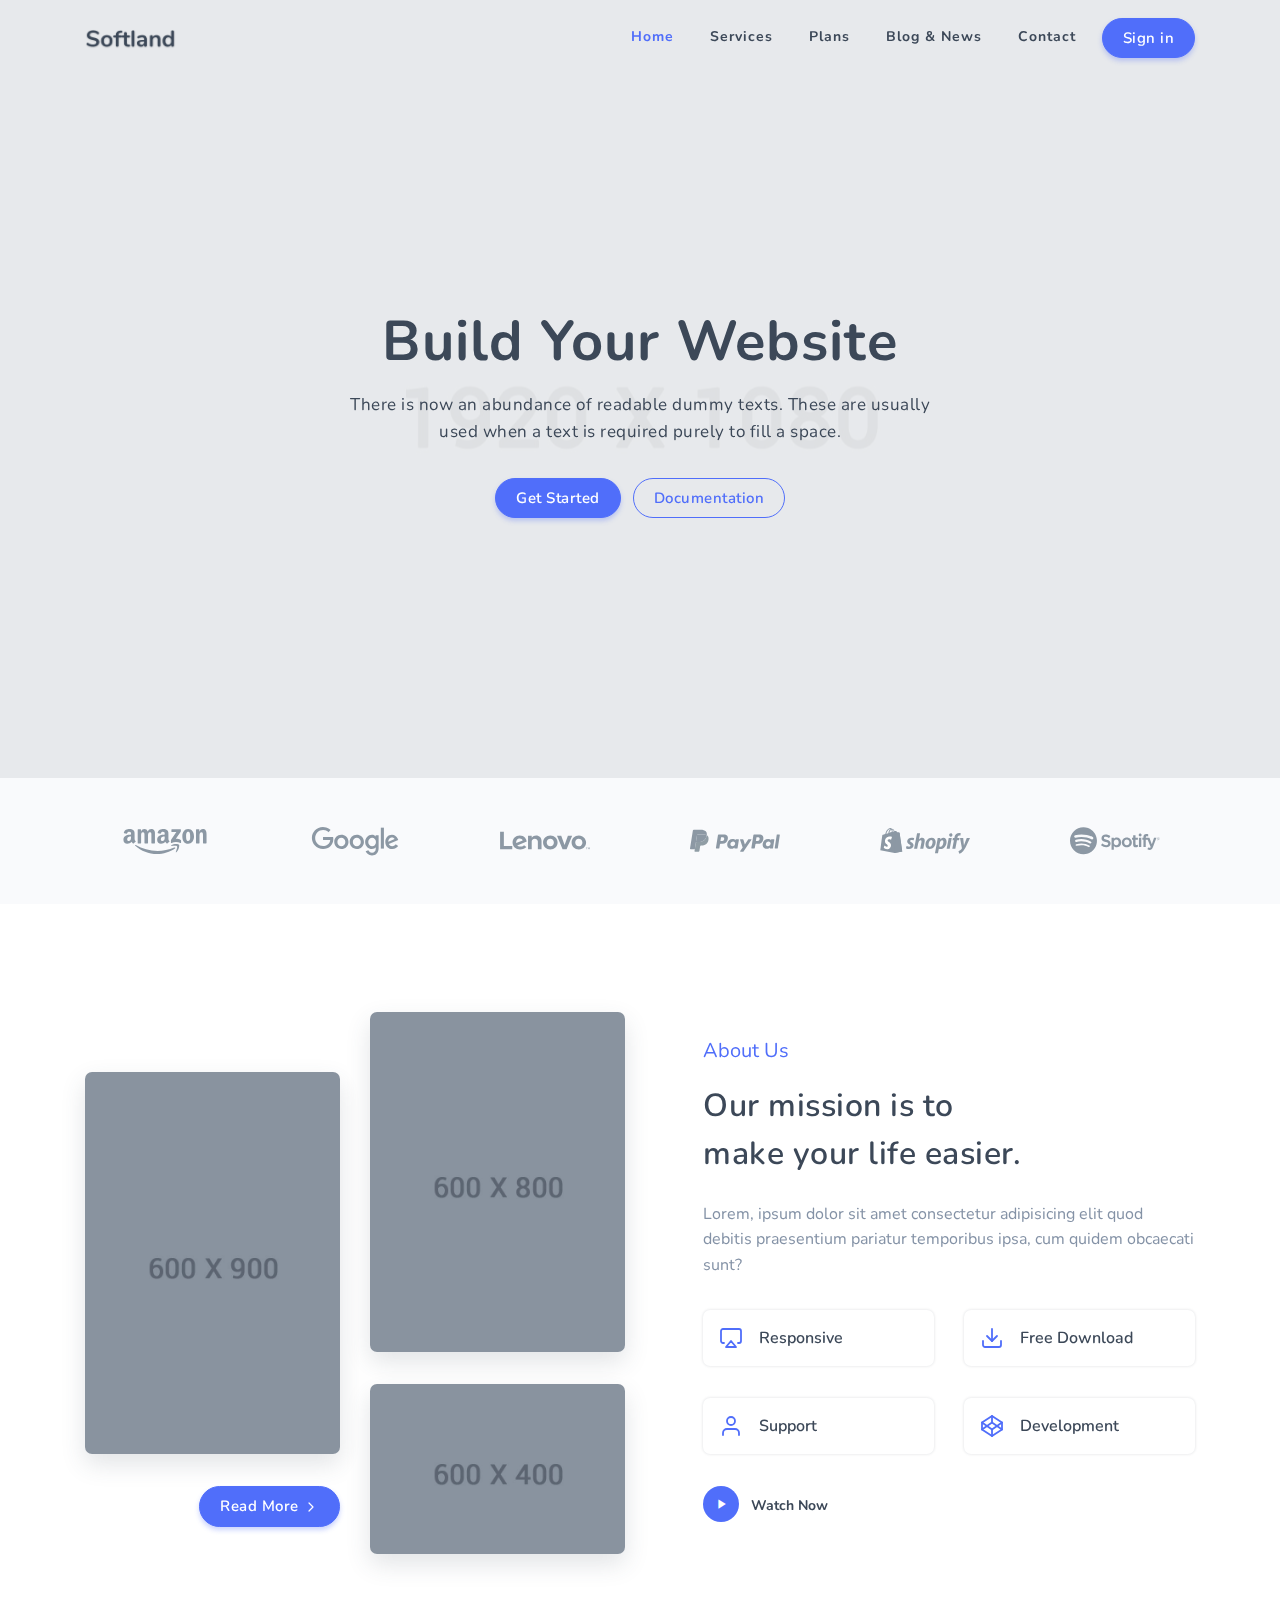
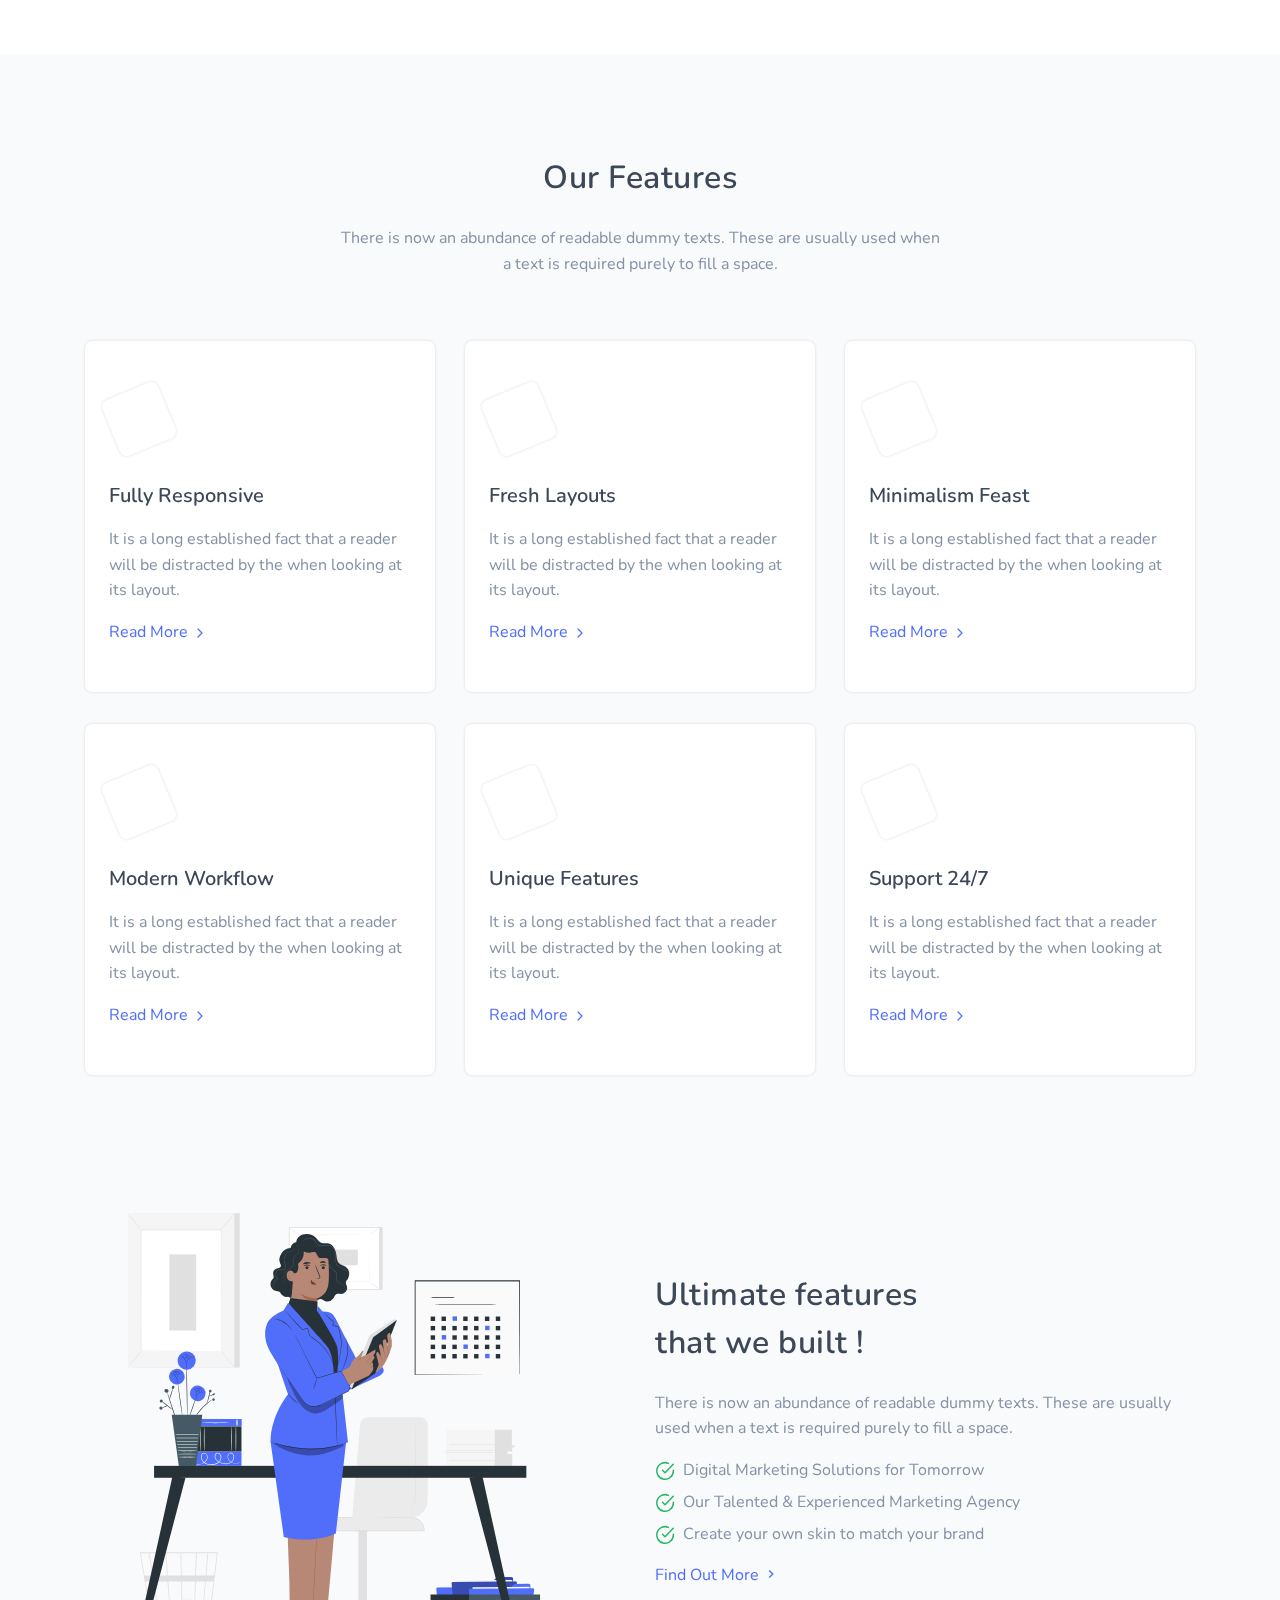
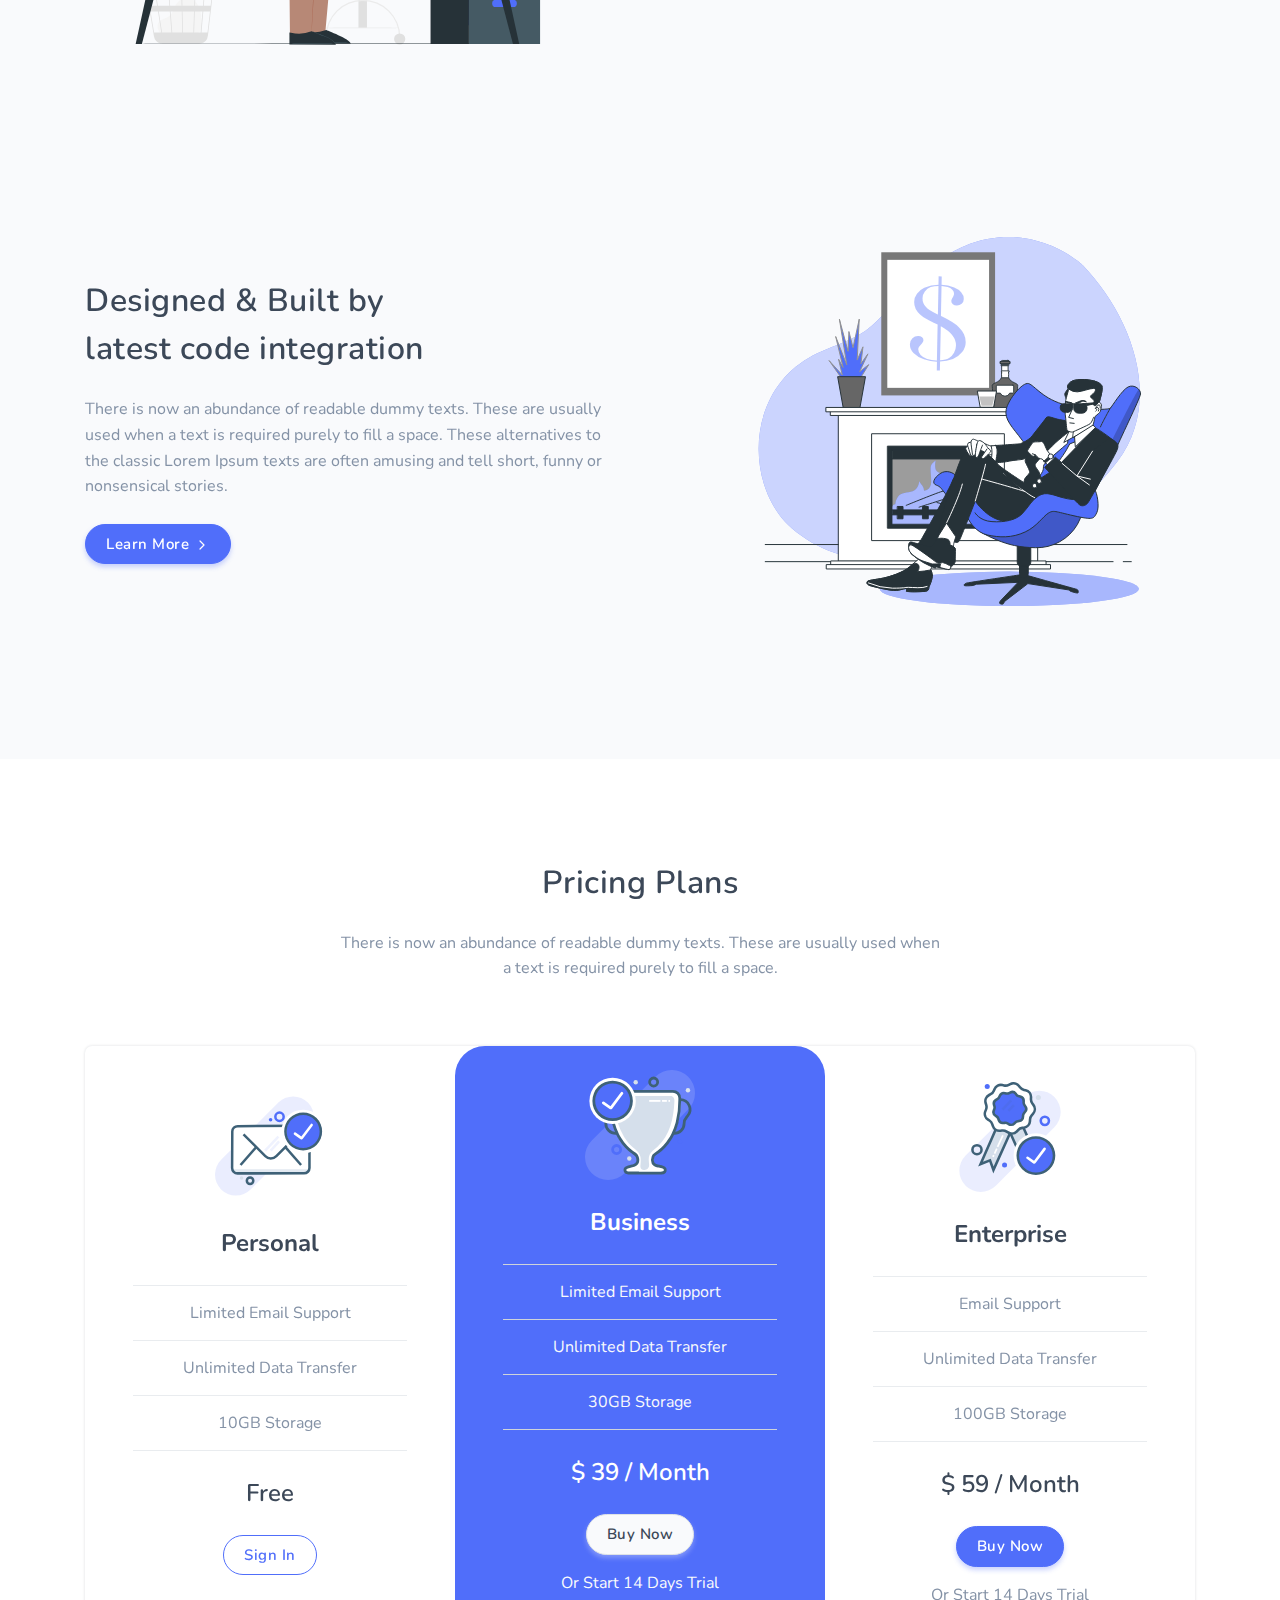
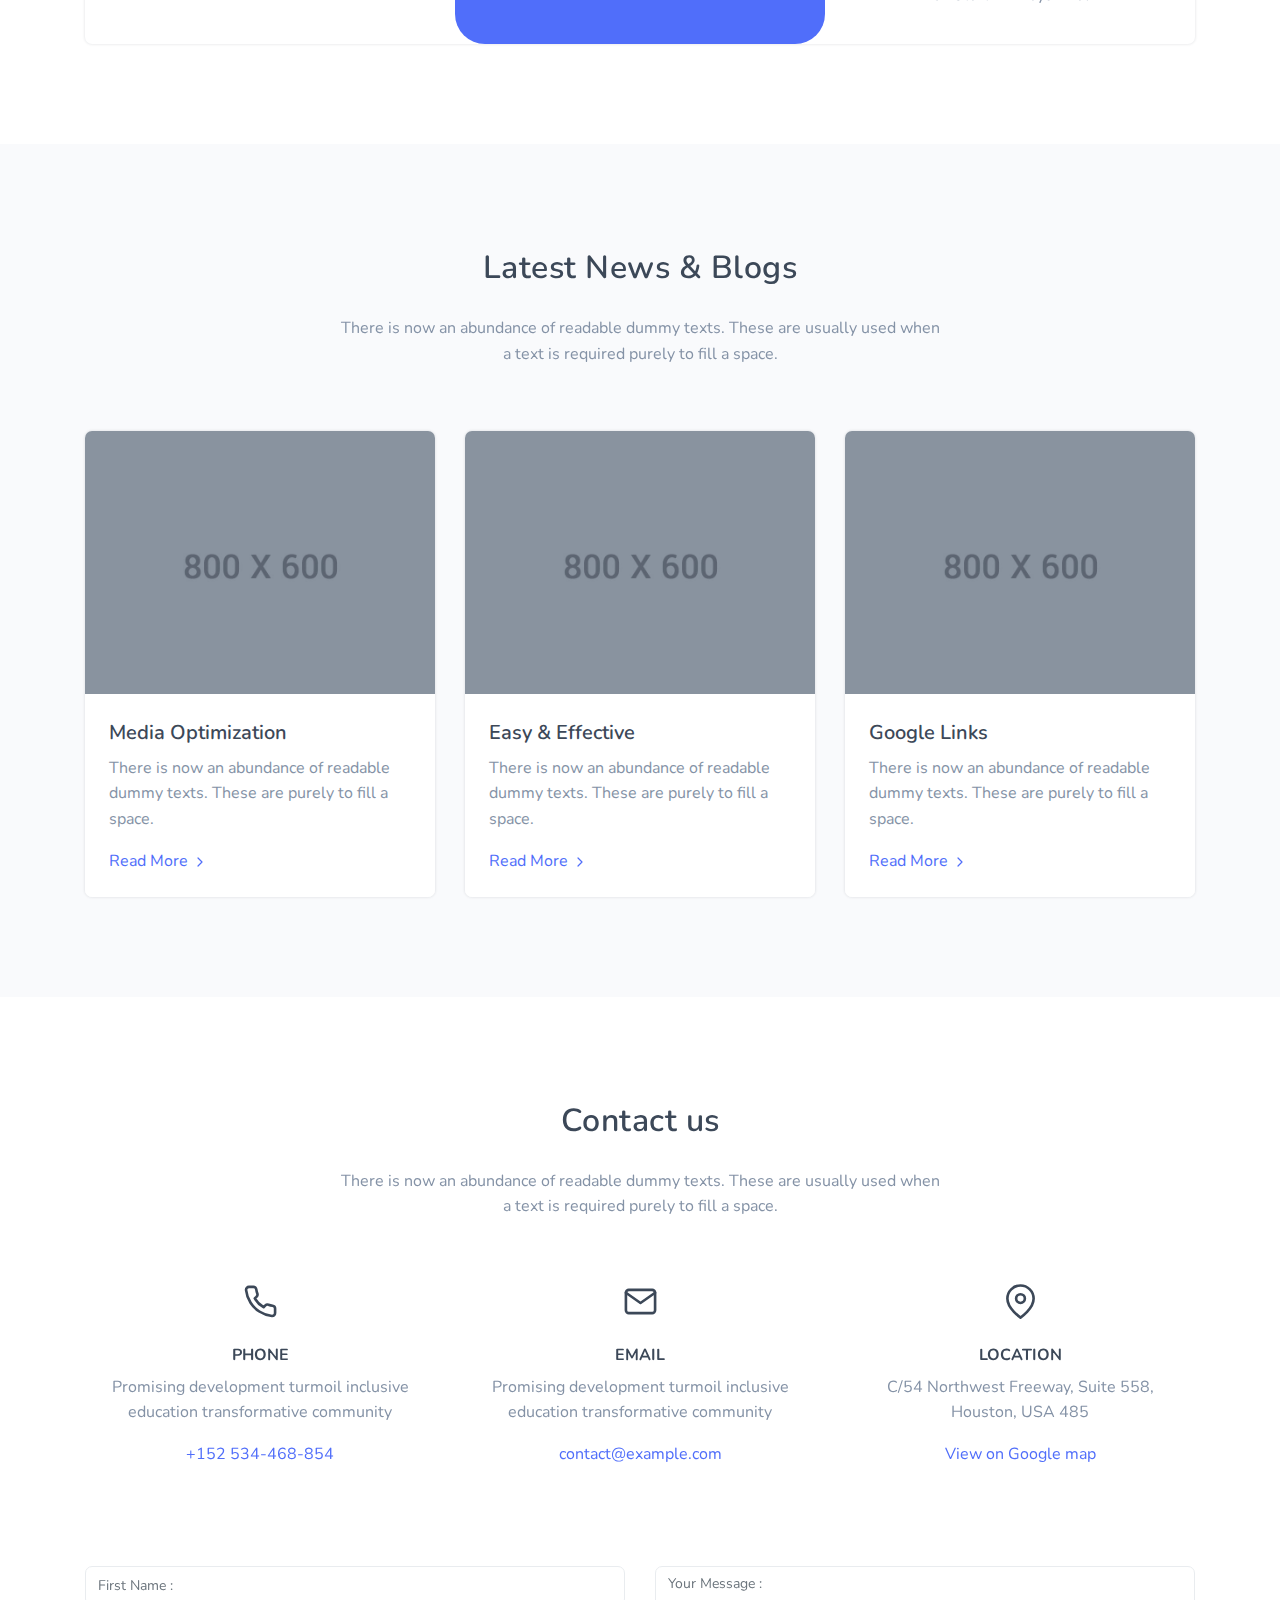
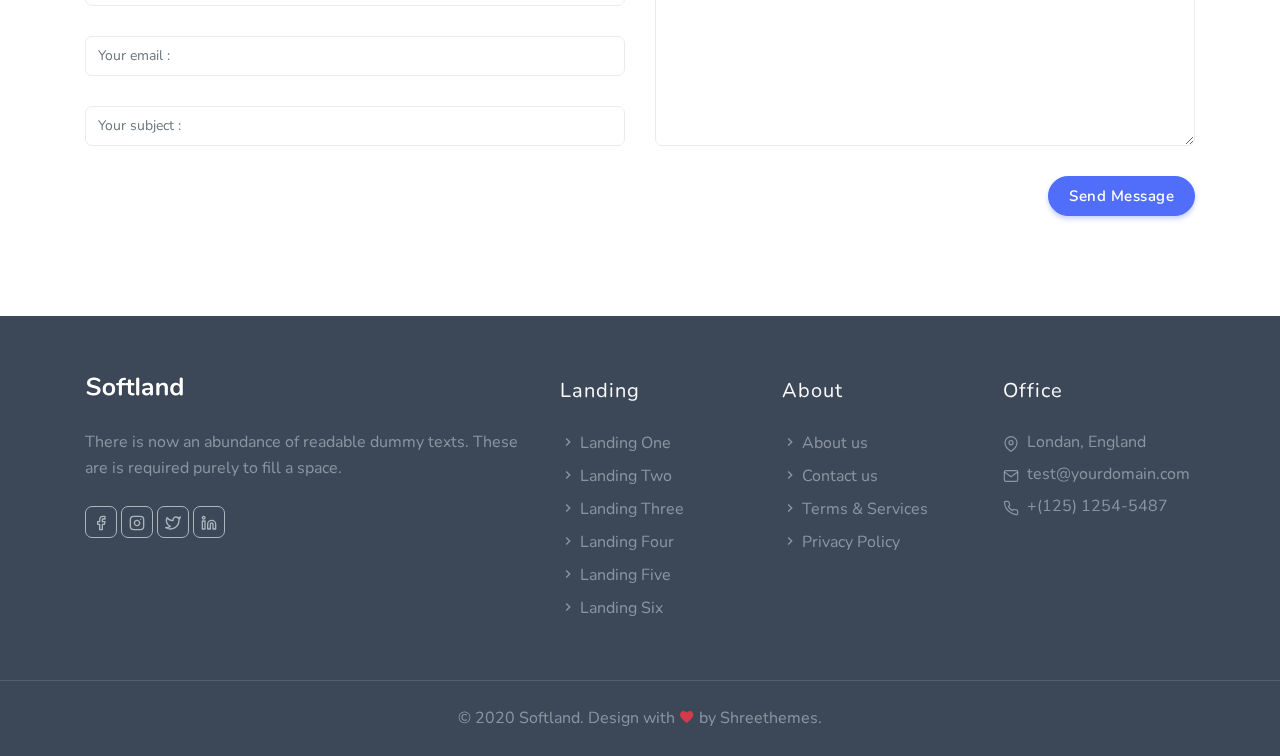
<file: 4/index-3.html>
<!DOCTYPE html>
    <html lang="en">

    <head>
        <meta charset="utf-8" />
        <title>Softland - Responsive Landing Template</title>
        <meta name="viewport" content="width=device-width, initial-scale=1.0">
        <meta name="description" content="Premium Bootstrap 4 Landing Page Template" />
        <meta name="keywords" content="bootstrap 4, premium, marketing, multipurpose" />
        <meta content="Shreethemes" name="author" />
        <!-- favicon -->
        <link rel="shortcut icon" href="images/favicon.ico">
        <!-- Bootstrap css -->
        <link href="css/bootstrap.min.css" rel="stylesheet" type="text/css" />
        <!-- Icons -->
        <link href="css/materialdesignicons.min.css" rel="stylesheet" type="text/css" />
        <link rel="stylesheet" href="https://unicons.iconscout.com/release/v2.1.5/css/unicons.css" />
        <!-- Icons -->
        <link href="css/magnific-popup.css" rel="stylesheet" type="text/css" />
        <!-- Main css File -->
        <link href="css/style.css" rel="stylesheet" type="text/css" />
        <link href="css/colors/default.css" rel="stylesheet" id="color-opt">

    </head>

    <body>
        <!-- Navbar STart -->
        <header id="topnav" class="defaultscroll sticky">
            <div class="container">
                <!-- Logo container-->
                <div>
                    <a class="logo" href="../index.html" target="_blank">
                        <!-- Softland -->
                        <img src="images/logo-dark.png" height="20" alt="">
                    </a>
                </div>                 
                <div class="buy-button">
                    <a href="javascript:void(0)" class="btn btn-pills btn-primary">Sign in</a>
                </div><!--end login button--><!--end login button-->
                <!-- End Logo container-->
                <div class="menu-extras">
                    <div class="menu-item">
                        <!-- Mobile menu toggle-->
                        <a class="navbar-toggle">
                            <div class="lines">
                                <span></span>
                                <span></span>
                                <span></span>
                            </div>
                        </a>
                        <!-- End mobile menu toggle-->
                    </div>
                </div>
        
                <div id="navigation">
                    <!-- Navigation Menu-->   
                    <ul class="navigation-menu">
                        <li class="has-submenu active">
                            <a href="#home">Home</a>
                        </li>
                        <li class="has-submenu">
                            <a href="#service">Services</a>
                        </li>
                        <li class="has-submenu">
                            <a href="#price">Plans</a>
                        </li>
                        <li class="has-submenu">
                            <a href="#blog">Blog & News</a>
                        </li>
                        <li class="has-submenu">
                            <a href="#contact">Contact</a>
                        </li>
                    </ul><!--end navigation menu-->
                </div><!--end navigation-->
            </div><!--end container-->
        </header><!--end header-->
        <!-- Navbar End -->

        <!-- Start Home -->
        <section class="bg-half-260 d-table w-100" data-jarallax='{"speed": 0.5}' style="background: url('images/bg/bg5.jpg') center center;" id="home">
            <div class="bg-overlay bg-overlay-white"></div>
            <div class="container">
                <div class="row mt-5 justify-content-center">
                    <div class="col-12">
                        <div class="title-heading text-center">
                            <h4 class="display-4 letter-spacing font-weight-bold mb-3">Build Your Website</h4>
                            <p class="para-desc mx-auto">There is now an abundance of readable dummy texts. These are usually used when a text is required purely to fill a space.</p>

                            <div class="mt-4">
                                <a href="javascript:void(0)" class="btn btn-pills btn-primary mt-2 mx-1">Get Started</a>
                                <a href="javascript:void(0)" class="btn btn-pills btn-outline-primary mt-2 mx-1">Documentation</a>
                            </div>
                        </div>
                    </div><!--end col-->
                </div><!--end row-->
            </div><!--end container-->
        </section><!--end section-->
        <!-- End Home -->

        <!-- Partners start -->
        <section class="py-4 bg-light">
            <div class="container">
                <div class="row justify-content-center">
                    <div class="col-lg-2 col-md-2 col-6 text-center py-4">
                        <img src="images/client/amazon.svg" class="avatar avatar-ex-sm" alt="">
                    </div><!--end col-->

                    <div class="col-lg-2 col-md-2 col-6 text-center py-4">
                        <img src="images/client/google.svg" class="avatar avatar-ex-sm" alt="">
                    </div><!--end col-->
                    
                    <div class="col-lg-2 col-md-2 col-6 text-center py-4">
                        <img src="images/client/lenovo.svg" class="avatar avatar-ex-sm" alt="">
                    </div><!--end col-->
                    
                    <div class="col-lg-2 col-md-2 col-6 text-center py-4">
                        <img src="images/client/paypal.svg" class="avatar avatar-ex-sm" alt="">
                    </div><!--end col-->
                    
                    <div class="col-lg-2 col-md-2 col-6 text-center py-4">
                        <img src="images/client/shopify.svg" class="avatar avatar-ex-sm" alt="">
                    </div><!--end col-->
                    
                    <div class="col-lg-2 col-md-2 col-6 text-center py-4">
                        <img src="images/client/spotify.svg" class="avatar avatar-ex-sm" alt="">
                    </div><!--end col-->
                </div><!--end row-->
            </div><!--end container-->
        </section><!--end section-->
        <!-- Partners End -->

        <!-- About Start -->
        <section class="section" id="about">
            <div class="container">
                <div class="row align-items-center">
                    <div class="col-lg-6 col-md-6 order-2 order-md-1 mt-4 pt-2 mt-sm-0 opt-sm-0">
                        <div class="row align-items-center">
                            <div class="col-lg-6 col-md-6 col-6">
                                <div class="row">    
                                    <div class="col-lg-12 col-md-12 mt-4 pt-2">
                                        <div class="card work-desk rounded border-0 shadow-lg overflow-hidden">
                                            <img src="images/about/ab02.jpg" class="img-fluid" alt="Image">
                                            <div class="img-overlay bg-dark"></div>
                                            <a href="images/about/ab02.jpg" class="mfp-image">
                                                <div class="icon bg-primary text-center rounded-pill">
                                                    <i data-feather="plus" class="fea icons text-white icon-ex-md"></i>
                                                </div>
                                            </a>
                                        </div>
                                    </div><!--end col-->

                                    <div class="col-12">
                                        <div class="mt-4 pt-2 text-right">
                                            <a href="javascript:void(0)" class="btn btn-pills btn-primary">Read More <i data-feather="chevron-right" class="fea icon-sm"></i></a>
                                        </div>
                                    </div>
                                </div><!--end row-->
                            </div><!--end col-->

                            <div class="col-lg-6 col-md-6 col-6">
                                <div class="row">
                                    <div class="col-lg-12 col-md-12">
                                        <div class="card work-desk rounded border-0 shadow-lg overflow-hidden">
                                            <img src="images/about/ab03.jpg" class="img-fluid" alt="Image">
                                            <div class="img-overlay bg-dark"></div>
                                            <a href="images/about/ab03.jpg" class="mfp-image">
                                                <div class="icon bg-primary shadow-lg text-center rounded-pill">
                                                    <i data-feather="plus" class="fea icons text-white icon-ex-md"></i>
                                                </div>
                                            </a>
                                        </div>
                                    </div><!--end col-->
    
                                    <div class="col-lg-12 col-md-12 mt-4 pt-2">
                                        <div class="card work-desk rounded border-0 shadow-lg overflow-hidden">
                                            <img src="images/about/ab04.jpg" class="img-fluid" alt="Image">
                                            <div class="img-overlay bg-dark"></div>
                                            <a href="images/about/ab04.jpg" class="mfp-image">
                                                <div class="icon bg-primary shadow-lg text-center rounded-pill">
                                                    <i data-feather="plus" class="fea icons text-white icon-ex-md"></i>
                                                </div>
                                            </a>
                                        </div>
                                    </div><!--end col-->
                                </div><!--end row-->
                            </div><!--end col-->
                        </div><!--end row-->
                    </div><!--end col-->

                    <div class="col-lg-6 col-md-6 col-12 order-1 order-md-2">
                        <div class="section-title ml-lg-5">
                            <h5 class="text-primary font-weight-normal mb-3">About Us</h5>
                            <h4 class="title mb-4">Our mission is to <br> make your life easier.</h4>
                            <p class="text-muted mb-0">Lorem, ipsum dolor sit amet consectetur adipisicing elit quod debitis praesentium pariatur temporibus ipsa, cum quidem obcaecati sunt?</p>
                            
                            <div class="row">
                                <div class="col-lg-6 mt-4 pt-2">
                                    <div class="media align-items-center rounded shadow p-3">
                                        <i data-feather="airplay" class="fea text-primary"></i>
                                        <h6 class="ml-3 mb-0"><a href="javascript:void(0)" class="text-dark">Responsive</a></h6>
                                    </div>
                                </div>
                                <div class="col-lg-6 mt-4 pt-2">
                                    <div class="media align-items-center rounded shadow p-3">
                                        <i data-feather="download" class="fea text-primary"></i>
                                        <h6 class="ml-3 mb-0"><a href="javascript:void(0)" class="text-dark">Free Download</a></h6>
                                    </div>
                                </div>
                                <div class="col-lg-6 mt-4 pt-2">
                                    <div class="media align-items-center rounded shadow p-3">
                                        <i data-feather="user" class="fea text-primary"></i>
                                        <h6 class="ml-3 mb-0"><a href="javascript:void(0)" class="text-dark">Support</a></h6>
                                    </div>
                                </div>
                                <div class="col-lg-6 mt-4 pt-2">
                                    <div class="media align-items-center rounded shadow p-3">
                                        <i data-feather="codepen" class="fea text-primary"></i>
                                        <h6 class="ml-3 mb-0"><a href="javascript:void(0)" class="text-dark">Development</a></h6>
                                    </div>
                                </div>
                                <div class="col-12 mt-4 pt-2">
                                    <div class="watch-video">
                                        <a href="http://vimeo.com/99025203" class="video-play-icon watch font-weight-bold title-dark text-dark"><i class="mdi mdi-play play-icon-circle text-center d-inline-block mr-2 rounded-pill text-white title-dark position-relative play play-iconbar"></i> Watch Now</a>
                                    </div>
                                </div>
                            </div>
                        </div>
                    </div><!--end col-->
                </div><!--enr row-->
            </div><!--end container-->
        </section>
        <!-- End About -->

        <!-- Services Start -->
        <section class="section bg-light" id="service">
            <div class="container">
                <div class="row justify-content-center">
                    <div class="col-12">
                        <div class="section-title text-center mb-4 pb-2">
                            <h4 class="title mb-4">Our Features</h4>
                            <p class="text-muted para-desc mx-auto mb-0">There is now an abundance of readable dummy texts. These are usually used when a text is required purely to fill a space.</p>
                        </div>
                    </div><!--end col-->
                </div><!--end row-->

                <div class="row">
                    <div class="col-lg-4 col-md-6 col-12 mt-4 pt-2">
                        <div class="card service-wrapper rounded border-0 shadow px-4 py-5">
                            <div class="icon text-center text-primary h1 shadow rounded bg-white">
                                <i class="uim uim-airplay"></i>
                            </div>
                            <div class="content mt-4">
                                <h5 class="title">Fully Responsive</h5>
                                <p class="text-muted mt-3 mb-0">It is a long established fact that a reader will be distracted by the when looking at its layout.</p>
                                <div class="mt-3">
                                    <a href="javascript:void(0)" class="text-primary">Read More <i data-feather="chevron-right" class="fea icon-sm"></i></a>
                                </div>
                            </div>
                            <div class="big-icon h1 text-primary">
                                <i class="uim uim-airplay icons"></i>
                            </div>
                        </div>
                    </div><!--end col-->

                    <div class="col-lg-4 col-md-6 col-12 mt-4 pt-2">
                        <div class="card service-wrapper rounded border-0 shadow px-4 py-5">
                            <div class="icon text-center text-primary h1 shadow rounded bg-white">
                                <i class="uim uim-circle-layer"></i>
                            </div>
                            <div class="content mt-4">
                                <h5 class="title">Fresh Layouts</h5>
                                <p class="text-muted mt-3 mb-0">It is a long established fact that a reader will be distracted by the when looking at its layout.</p>
                                <div class="mt-3">
                                    <a href="javascript:void(0)" class="text-primary">Read More <i data-feather="chevron-right" class="fea icon-sm"></i></a>
                                </div>
                            </div>
                            <div class="big-icon h1 text-primary">
                                <i class="uim uim-circle-layer icons"></i>
                            </div>
                        </div>
                    </div><!--end col-->
                    
                    <div class="col-lg-4 col-md-6 col-12 mt-4 pt-2">
                        <div class="card service-wrapper rounded border-0 shadow px-4 py-5">
                            <div class="icon text-center text-primary h1 shadow rounded bg-white">
                                <i class="uim uim-signal-alt-3"></i>
                            </div>
                            <div class="content mt-4">
                                <h5 class="title">Minimalism Feast</h5>
                                <p class="text-muted mt-3 mb-0">It is a long established fact that a reader will be distracted by the when looking at its layout.</p>
                                <div class="mt-3">
                                    <a href="javascript:void(0)" class="text-primary">Read More <i data-feather="chevron-right" class="fea icon-sm"></i></a>
                                </div>
                            </div>
                            <div class="big-icon h1 text-primary">
                                <i class="uim uim-signal-alt-3 icons"></i>
                            </div>
                        </div>
                    </div><!--end col-->
                    
                    <div class="col-lg-4 col-md-6 col-12 mt-4 pt-2">
                        <div class="card service-wrapper rounded border-0 shadow px-4 py-5">
                            <div class="icon text-center text-primary h1 shadow rounded bg-white">
                                <i class="uim uim-flip-h-alt"></i>
                            </div>
                            <div class="content mt-4">
                                <h5 class="title">Modern Workflow</h5>
                                <p class="text-muted mt-3 mb-0">It is a long established fact that a reader will be distracted by the when looking at its layout.</p>
                                <div class="mt-3">
                                    <a href="javascript:void(0)" class="text-primary">Read More <i data-feather="chevron-right" class="fea icon-sm"></i></a>
                                </div>
                            </div>
                            <div class="big-icon h1 text-primary">
                                <i class="uim uim-flip-h-alt icons"></i>
                            </div>
                        </div>
                    </div><!--end col-->
                    
                    <div class="col-lg-4 col-md-6 col-12 mt-4 pt-2">
                        <div class="card service-wrapper rounded border-0 shadow px-4 py-5">
                            <div class="icon text-center text-primary h1 shadow rounded bg-white">
                                <i class="uim uim-flip-v"></i>
                            </div>
                            <div class="content mt-4">
                                <h5 class="title">Unique Features</h5>
                                <p class="text-muted mt-3 mb-0">It is a long established fact that a reader will be distracted by the when looking at its layout.</p>
                                <div class="mt-3">
                                    <a href="javascript:void(0)" class="text-primary">Read More <i data-feather="chevron-right" class="fea icon-sm"></i></a>
                                </div>
                            </div>
                            <div class="big-icon h1 text-primary">
                                <i class="uim uim-flip-v icons"></i>
                            </div>
                        </div>
                    </div><!--end col-->
                    
                    <div class="col-lg-4 col-md-6 col-12 mt-4 pt-2">
                        <div class="card service-wrapper rounded border-0 shadow px-4 py-5">
                            <div class="icon text-center text-primary h1 shadow rounded bg-white">
                                <i class="uim uim-clock"></i>
                            </div>
                            <div class="content mt-4">
                                <h5 class="title">Support 24/7</h5>
                                <p class="text-muted mt-3 mb-0">It is a long established fact that a reader will be distracted by the when looking at its layout.</p>
                                <div class="mt-3">
                                    <a href="javascript:void(0)" class="text-primary">Read More <i data-feather="chevron-right" class="fea icon-sm"></i></a>
                                </div>
                            </div>
                            <div class="big-icon h1 text-primary">
                                <i class="uim uim-clock"></i>
                            </div>
                        </div>
                    </div><!--end col-->
                </div><!--end row-->
            </div><!--end container-->
            
            <div class="container mt-100 mt-60">
                <div class="row align-items-center">
                    <div class="col-lg-6 col-md-6">
                        <div class="mr-lg-5">
                            <img src="images/illu/Businesswoman.svg" class="img-fluid" alt="">
                        </div>
                    </div><!--end col-->

                    <div class="col-lg-6 col-md-6 mt-4 mt-sm-0 pt-2 pt-sm-0">
                        <div class="section-title">
                            <h2 class="text-primary">
                                <i class="uim uim-google-play"></i>
                            </h2>
                            <h4 class="title mt-3 mb-4">Ultimate features <br> that we built !</h4>
                            <p class="text-muted para-desc">There is now an abundance of readable dummy texts. These are usually used when a text is required purely to fill a space.</p>
                            <ul class="list-unstyled feature-list text-muted">
                                <li class="mt-2"><i data-feather="check-circle" class="fea icon-ex-md text-success mr-2"></i>Digital Marketing Solutions for Tomorrow</li>
                                <li class="mt-2"><i data-feather="check-circle" class="fea icon-ex-md text-success mr-2"></i>Our Talented & Experienced Marketing Agency</li>
                                <li class="mt-2"><i data-feather="check-circle" class="fea icon-ex-md text-success mr-2"></i>Create your own skin to match your brand</li>
                            </ul>
                            <a href="javascript:void(0)" class="mt-3 text-primary">Find Out More <i class="mdi mdi-chevron-right"></i></a>
                        </div>
                    </div><!--end col-->
                </div><!--end row-->
            </div><!--end container-->

            <div class="container mt-100 mt-60">
                <div class="row align-items-center">
                    <div class="col-lg-6 col-md-6 order-1 order-md-2">
                        <div class="ml-lg-5">
                            <img src="images/illu/Businessman.svg" class="img-fluid" alt="">
                        </div>
                    </div><!--end col-->

                    <div class="col-lg-6 col-md-6 order-2 order-md-1 mt-4 mt-sm-0 pt-2 pt-sm-0">
                        <div class="section-title">
                            <h2 class="text-primary">
                                <i class="uim uim-google-drive"></i>
                            </h2>
                            <h4 class="title mt-3 mb-4">Designed & Built by <br> latest code integration</h4>
                            <p class="text-muted para-desc">There is now an abundance of readable dummy texts. These are usually used when a text is required purely to fill a space. These alternatives to the classic Lorem Ipsum texts are often amusing and tell short, funny or nonsensical stories.</p>
                            <div class="mt-4">
                                <a href="javascript:void(0)" class="btn btn-pills btn-primary">Learn More <i data-feather="chevron-right" class="fea icon-sm"></i></a>
                            </div>
                        </div>
                    </div><!--end col-->
                </div><!--end row-->
            </div><!--end container-->
        </section><!--end section-->
        <!-- Services End -->

        <!-- Start Pricing -->
        <section class="section" id="price">
            <div class="container">
                <div class="row justify-content-center">
                    <div class="col-12">
                        <div class="section-title text-center mb-4 pb-2">
                            <h4 class="title mb-4">Pricing Plans</h4>
                            <p class="text-muted para-desc mx-auto mb-0">There is now an abundance of readable dummy texts. These are usually used when a text is required purely to fill a space.</p>
                        </div>
                    </div><!--end col-->
                </div><!--end row-->

                <div class="row no-gutters mt-4 pt-2">
                    <div class="col-12 rounded shadow">
                        <div class="row align-items-center no-gutters pricing-table">
                            <div class="col-md-4 py-4">
                                <div class="pricing-plan px-md-5 px-4 pb-4 borders text-center">
                                    <img src="images/illu/free.svg" alt="" class="avatar avatar-medium">
                                    <h4 class="my-4 font-weight-bold">Personal</h4>
                                    <ul class="pricing-features text-muted list-unstyled">
                                        <li class="pricing-features-item">Limited Email Support</li>
                                        <li class="pricing-features-item">Unlimited Data Transfer</li>
                                        <li class="pricing-features-item">10GB Storage</li>
                                    </ul>
                                    <h4 class="pricing-rate my-4">Free</h4>
                                    <a href="javascript:void(0)" class="btn btn-pills btn-outline-primary">Sign In</a>
                                </div>
                            </div><!--end col-->

                            <div class="col-md-4 py-4 bg-primary rounded-pill">
                                <div class="pricing-plan business-plan px-md-5 px-4 pb-4 borders text-center">
                                    <img src="images/illu/business.svg" alt="" class="avatar avatar-medium">
                                    <h4 class="my-4 font-weight-bold text-white">Business</h4>
                                    <ul class="pricing-features text-light list-unstyled">
                                        <li class="pricing-features-item">Limited Email Support</li>
                                        <li class="pricing-features-item">Unlimited Data Transfer</li>
                                        <li class="pricing-features-item">30GB Storage</li>
                                    </ul>
                                    <h4 class="text-white my-4 pricing-rate">$ 39 / Month</h4>
                                    <a href="javascript:void(0)" class="btn btn-pills btn-light">Buy Now</a>
                                    <p class="text-light mt-3 mb-0">Or Start 14 Days Trial</p>
                                </div>
                            </div><!--end col-->

                            <div class="col-md-4 py-4">
                                <div class="pricing-plan px-md-5 px-4 text-center">
                                    <img src="images/illu/enterprise.svg" alt="" class="avatar avatar-medium">
                                    <h4 class="my-4 font-weight-bold">Enterprise</h4>
                                    <ul class="pricing-features text-muted list-unstyled">
                                        <li class="pricing-features-item">Email Support</li>
                                        <li class="pricing-features-item">Unlimited Data Transfer</li>
                                        <li class="pricing-features-item">100GB Storage</li>
                                    </ul>
                                    <h4 class="pricing-rate my-4">$ 59 / Month</h4>
                                    <a href="javascript:void(0)" class="btn btn-pills btn-primary">Buy Now</a>
                                    <p class="text-muted mt-3 mb-0">Or Start 14 Days Trial</p>
                                </div>
                            </div><!--end col-->
                        </div><!--end row-->
                    </div><!--end col-->
                </div><!--end row-->
            </div><!--end container-->
        </section><!--end section-->
        <!-- Start Pricing -->

        <!-- Start Blog -->
        <section class="section bg-light" id="blog">
            <div class="container">
                <div class="row justify-content-center">
                    <div class="col-12">
                        <div class="section-title text-center mb-4 pb-2">
                            <h4 class="title mb-4">Latest News & Blogs</h4>
                            <p class="text-muted para-desc mx-auto mb-0">There is now an abundance of readable dummy texts. These are usually used when a text is required purely to fill a space.</p>
                        </div>
                    </div><!--end col-->
                </div><!--end row-->

                <div class="row">
                    <div class="col-lg-4 col-md-6 col-12 mt-4 pt-2">
                        <div class="card blog-post border-0 shadow rounded position-relative overflow-hidden">
                            <img src="images/blog/01.jpg" class="img-fluid" alt="">
                            <div class="card-body content p-4 bg-white">
                                <h5><a href="javascript:void(0)" class="card-title title text-dark">Media Optimization</a></h5>
                                <p class="text-muted">There is now an abundance of readable dummy texts. These are purely to fill a space.</p>
                                <a href="javascript:void(0)" class="text-primary">Read More <i data-feather="chevron-right" class="fea icon-sm"></i></a>
                            </div>
                        </div>
                    </div><!--end col-->
                    
                    <div class="col-lg-4 col-md-6 col-12 mt-4 pt-2">
                        <div class="card blog-post border-0 shadow rounded position-relative overflow-hidden">
                            <img src="images/blog/02.jpg" class="img-fluid" alt="">
                            <div class="card-body content p-4 bg-white">
                                <h5><a href="javascript:void(0)" class="card-title title text-dark">Easy & Effective</a></h5>
                                <p class="text-muted">There is now an abundance of readable dummy texts. These are purely to fill a space.</p>
                                <a href="javascript:void(0)" class="text-primary">Read More <i data-feather="chevron-right" class="fea icon-sm"></i></a>
                            </div>
                        </div>
                    </div><!--end col-->
                    
                    <div class="col-lg-4 col-md-6 col-12 mt-4 pt-2">
                        <div class="card blog-post border-0 shadow rounded position-relative overflow-hidden">
                            <img src="images/blog/03.jpg" class="img-fluid" alt="">
                            <div class="card-body content p-4 bg-white">
                                <h5><a href="javascript:void(0)" class="card-title title text-dark">Google Links</a></h5>
                                <p class="text-muted">There is now an abundance of readable dummy texts. These are purely to fill a space.</p>
                                <a href="javascript:void(0)" class="text-primary">Read More <i data-feather="chevron-right" class="fea icon-sm"></i></a>
                            </div>
                        </div>
                    </div><!--end col-->
                </div><!--end row-->
            </div><!--end container-->
        </section><!--end section-->
        <!-- End Blog -->

        <!-- Start COntact -->
        <section class="section" id="contact">
            <div class="container">
                <div class="row justify-content-center">
                    <div class="col-12">
                        <div class="section-title text-center mb-4 pb-2">
                            <h4 class="title mb-4">Contact us</h4>
                            <p class="text-muted para-desc mx-auto mb-0">There is now an abundance of readable dummy texts. These are usually used when a text is required purely to fill a space.</p>
                        </div>
                    </div><!--end col-->
                </div><!--end row-->

                <div class="row">
                    <div class="col-md-4 mt-4 pt-2">
                        <div class="contact-detail text-center">
                            <div class="icon">
                                <i data-feather="phone" class="fea icon-md"></i>
                            </div>
                            <div class="content mt-4">
                                <h6 class="title text-uppercase font-weight-bold">Phone</h6>
                                <p class="text-muted">Promising development turmoil inclusive education transformative community</p>
                                <a href="tel:+152534-468-854" class="text-primary">+152 534-468-854</a>
                            </div>  
                        </div>
                    </div><!--end col-->
                    
                    <div class="col-md-4 mt-4 pt-2">
                        <div class="contact-detail text-center">
                            <div class="icon">
                                <i data-feather="mail" class="fea icon-md"></i>
                            </div>
                            <div class="content mt-4">
                                <h6 class="title text-uppercase font-weight-bold">Email</h6>
                                <p class="text-muted">Promising development turmoil inclusive education transformative community</p>
                                <a href="mailto:contact@example.com" class="text-primary">contact@example.com</a>
                            </div>  
                        </div>
                    </div><!--end col-->
                    
                    <div class="col-md-4 mt-4 pt-2">
                        <div class="contact-detail text-center">
                            <div class="icon">
                                <i data-feather="map-pin" class="fea icon-md"></i>
                            </div>
                            <div class="content mt-4">
                                <h6 class="title text-uppercase font-weight-bold">Location</h6>
                                <p class="text-muted">C/54 Northwest Freeway, Suite 558, <br>Houston, USA 485</p>
                                <a href="https://www.google.com/maps/embed?pb=!1m10!1m8!1m3!1d6030.418742494061!2d-111.34563870463673!3d26.01036670629853!3m2!1i1024!2i768!4f13.1!5e0!3m2!1ses-419!2smx!4v1471908546569" class="video-play-icon text-primary">View on Google map</a>
                            </div>  
                        </div>
                    </div><!--end col-->
                </div><!--end row-->
            </div><!--end container-->
            
            <div class="container mt-100 mt-60">
                <div class="row justify-content-center">
                    <div class="col-lg-12">
                        <div class="custom-form mb-sm-30">
                            <div id="message"></div>
                            <form method="post" action="php/contact.php" name="contact-form" id="contact-form">
                                <div class="row">
                                    <div class="col-lg-6">
                                        <div class="row">
                                            <div class="col-lg-12 col-md-6">
                                                <div class="form-group">
                                                    <input name="name" id="name" type="text" class="form-control border rounded" placeholder="First Name :">
                                                </div>
                                            </div><!--end col-->
                                            <div class="col-lg-12 col-md-6">
                                                <div class="form-group">
                                                    <input name="email" id="email" type="email" class="form-control border rounded" placeholder="Your email :">
                                                </div> 
                                            </div><!--end col-->
                                            <div class="col-lg-12">
                                                <div class="form-group">
                                                    <input name="subject" id="subject" class="form-control border rounded" placeholder="Your subject :">
                                                </div>                                                                               
                                            </div><!--end col-->
                                        </div><!--end row-->
                                    </div><!--end col-->

                                    <div class="col-lg-6">
                                        <div class="form-group">
                                            <textarea name="comments" id="comments" rows="4" class="form-control border rounded" placeholder="Your Message :"></textarea>
                                        </div>
                                    </div><!--end col-->
                                </div><!--end row-->
                                <div class="row">
                                    <div class="col-sm-12 text-right">
                                        <input type="submit" id="submit" name="send" class="submitBnt btn btn-pills btn-primary" value="Send Message">
                                        <div id="simple-msg"></div>
                                    </div><!--end col-->
                                </div><!--end row-->
                            </form><!--end form-->
                        </div><!--end custom-form-->
                    </div><!--end col-->
                </div><!--end row-->
            </div><!--end container-->
        </section><!--end section-->
        <!-- End COntact -->

        <!-- Start Footer -->
        <footer class="bg-dark">
            <div class="container">
                <div class="row">
                    <div class="col-lg-5 col-md-12">
                        <a class="logo-footer" href="#">
                            <img src="images/logo-light.png" height="22" class="mb-2" alt="">
                        </a>
                        <p class="mt-4">There is now an abundance of readable dummy texts. These are is required purely to fill a space.</p>
                        <ul class="list-unstyled social-icon social mb-0 mt-4">
                            <li class="list-inline-item"><a href="javascript:void(0)" class="rounded"><i data-feather="facebook" class="fea icon-sm fea-social"></i></a></li>
                            <li class="list-inline-item"><a href="javascript:void(0)" class="rounded"><i data-feather="instagram" class="fea icon-sm fea-social"></i></a></li>
                            <li class="list-inline-item"><a href="javascript:void(0)" class="rounded"><i data-feather="twitter" class="fea icon-sm fea-social"></i></a></li>
                            <li class="list-inline-item"><a href="javascript:void(0)" class="rounded"><i data-feather="linkedin" class="fea icon-sm fea-social"></i></a></li>
                        </ul><!--end icon-->
                    </div>

                    <div class="col-lg-7 col-12">
                        <div class="row">
                            <div class="col-lg-4 col-md-4 col-12 mt-4 pt-2 mt-lg-0 pt-lg-0">
                                <h5 class="text-light footer-head font-weight-normal mb-0">Landing</h5>
                                <ul class="list-unstyled footer-list mt-4">
                                    <li><a href="javascript:void(0)" class="text-foot"><i class="mdi mdi-chevron-right mr-1"></i>Landing One</a></li>
                                    <li><a href="javascript:void(0)" class="text-foot"><i class="mdi mdi-chevron-right mr-1"></i>Landing Two</a></li>
                                    <li><a href="javascript:void(0)" class="text-foot"><i class="mdi mdi-chevron-right mr-1"></i>Landing Three</a></li>
                                    <li><a href="javascript:void(0)" class="text-foot"><i class="mdi mdi-chevron-right mr-1"></i>Landing Four</a></li>
                                    <li><a href="javascript:void(0)" class="text-foot"><i class="mdi mdi-chevron-right mr-1"></i>Landing Five</a></li>
                                    <li><a href="javascript:void(0)" class="text-foot"><i class="mdi mdi-chevron-right mr-1"></i>Landing Six</a></li>
                                </ul>
                            </div>
                            
                            <div class="col-lg-4 col-md-4 col-12 mt-4 pt-2 mt-lg-0 pt-lg-0">
                                <h5 class="text-light footer-head font-weight-normal mb-0">About</h5>
                                <ul class="list-unstyled footer-list mt-4">
                                    <li><a href="javascript:void(0)" class="text-foot"><i class="mdi mdi-chevron-right mr-1"></i>About us</a></li>
                                    <li><a href="javascript:void(0)" class="text-foot"><i class="mdi mdi-chevron-right mr-1"></i>Contact us</a></li>
                                    <li><a href="javascript:void(0)" class="text-foot"><i class="mdi mdi-chevron-right mr-1"></i>Terms & Services</a></li>
                                    <li><a href="javascript:void(0)" class="text-foot"><i class="mdi mdi-chevron-right mr-1"></i>Privacy Policy</a></li>
                                </ul>
                            </div>
                            
                            <div class="col-lg-4 col-md-4 col-12 mt-4 pt-2 mt-lg-0 pt-lg-0">
                                <h5 class="text-light footer-head font-weight-normal mb-0">Office</h5>
                                <ul class="list-unstyled footer-list mt-4">
                                    <li><i data-feather="map-pin" class="fea icon-sm mr-2"></i><a href="javascript:void(0)" class="text-foot">Londan, England</a></li>
                                    <li><i data-feather="mail" class="fea icon-sm mr-2"></i><a href="mailto:contact@example.com" class="text-foot">test@yourdomain.com</a></li>
                                    <li><i data-feather="phone" class="fea icon-sm mr-2"></i><a href="tel:+152534-468-854" class="text-foot">+(125) 1254-5487</a></li>
                                </ul>
                            </div>
                        </div>
                    </div>
                </div>
            </div>
        </footer>
        <footer class="bg-dark footer-bar py-4">
            <div class="container">
                <div class="row justify-content-center">
                    <div class="col-12 text-center">
                        <p class="foot-color mb-0">© 2020 Softland. Design with <i class="mdi mdi-heart text-danger"></i> by Shreethemes.</p>
                    </div>
                </div>
            </div>
        </footer>
        <!-- End Footer -->

        <!-- Back to top -->
        <a href="#" class="back-to-top rounded text-center" id="back-to-top"> 
            <i class="mdi mdi-chevron-up d-block"> </i> 
        </a>
        <!-- Back to top -->
        
        <!-- javascript -->
        <script src="js/jquery.min.js"></script>
        <script src="js/bootstrap.bundle.min.js"></script>
        <script src="js/jquery.easing.min.js"></script>
        <script src="js/scrollspy.min.js"></script>
        <!-- Magnific popup -->
        <script src="js/jquery.magnific-popup.min.js"></script>
        <script src="js/magnific.init.js"></script>
        <!-- Parallax -->
        <script src="js/parallax.js"></script>
        <!-- Icons -->
        <script src="https://unicons.iconscout.com/release/v2.1.5/script/monochrome/bundle.js"></script>
        <script src="js/feather.min.js"></script>
        <!-- Contact -->
        <script src="js/contact.js"></script>
        <!-- Main Js -->
        <script src="js/app.js"></script>
    </body>
</html>
</file>
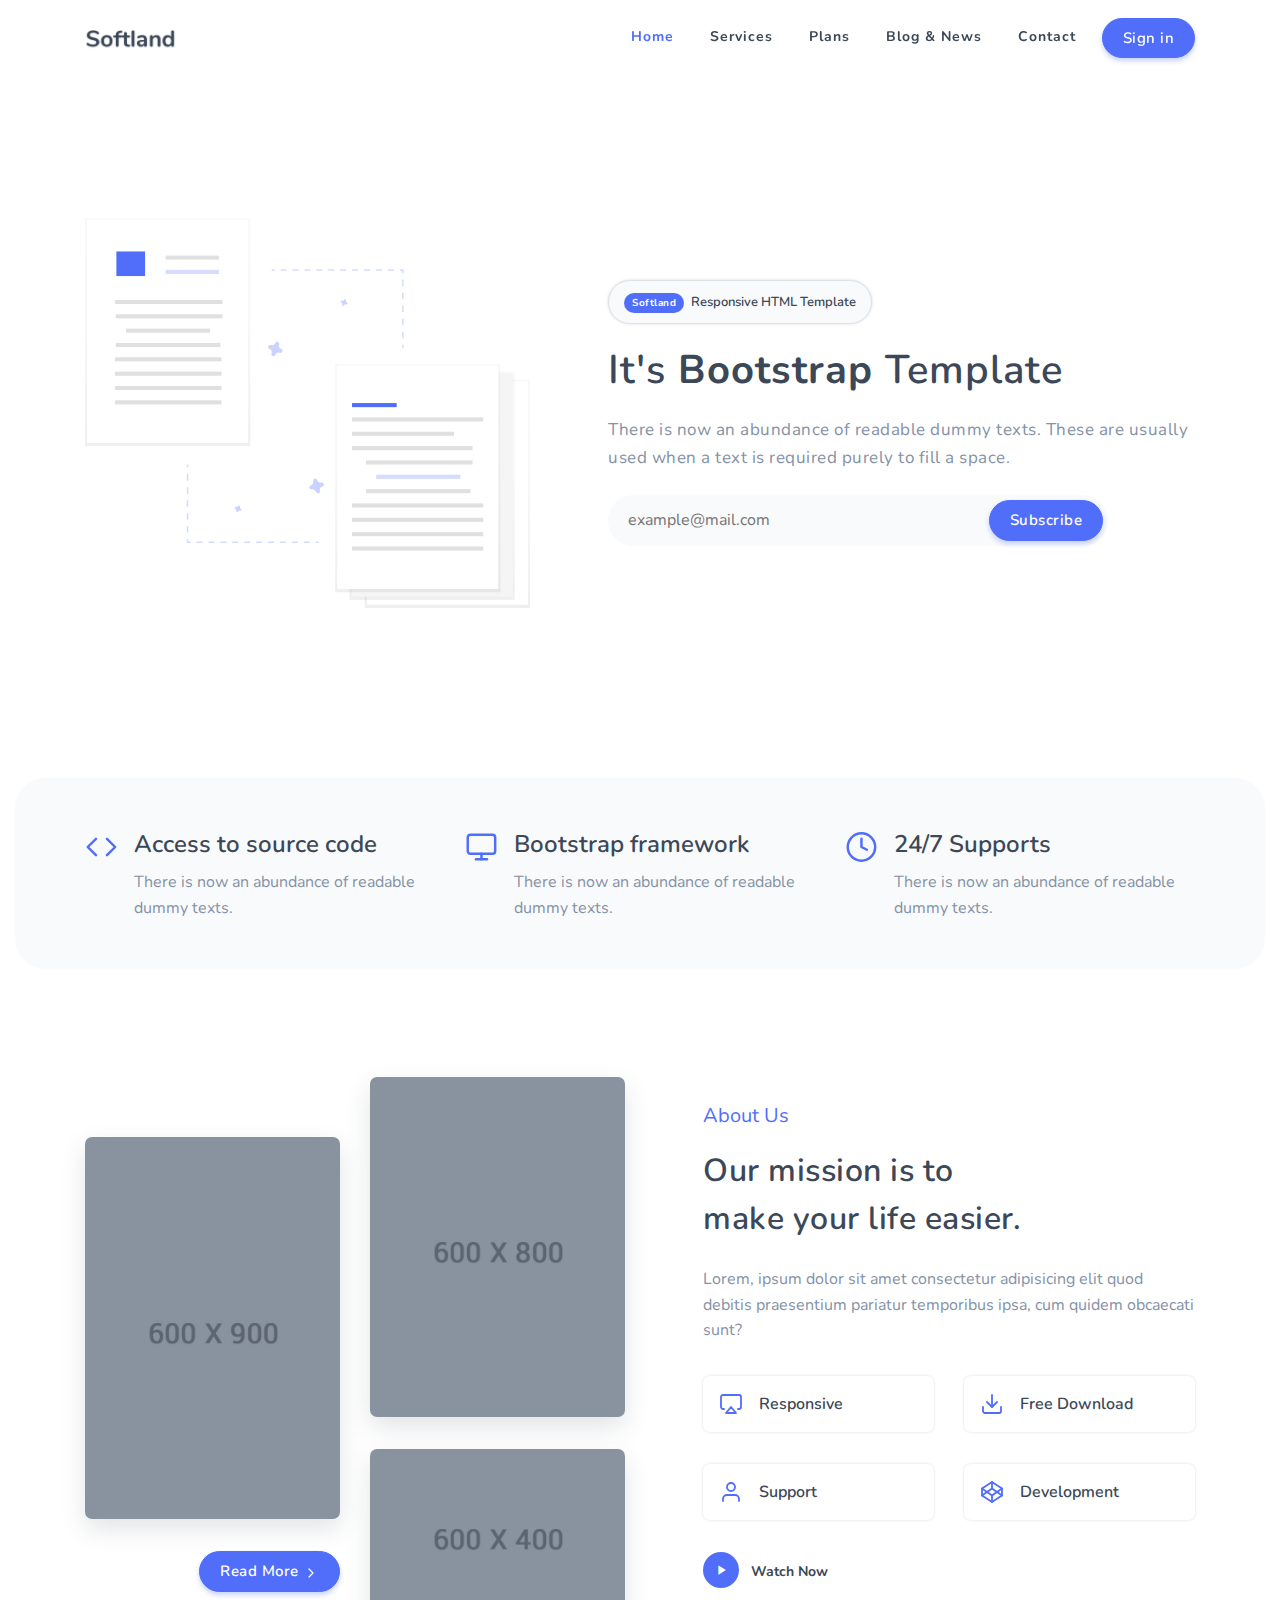
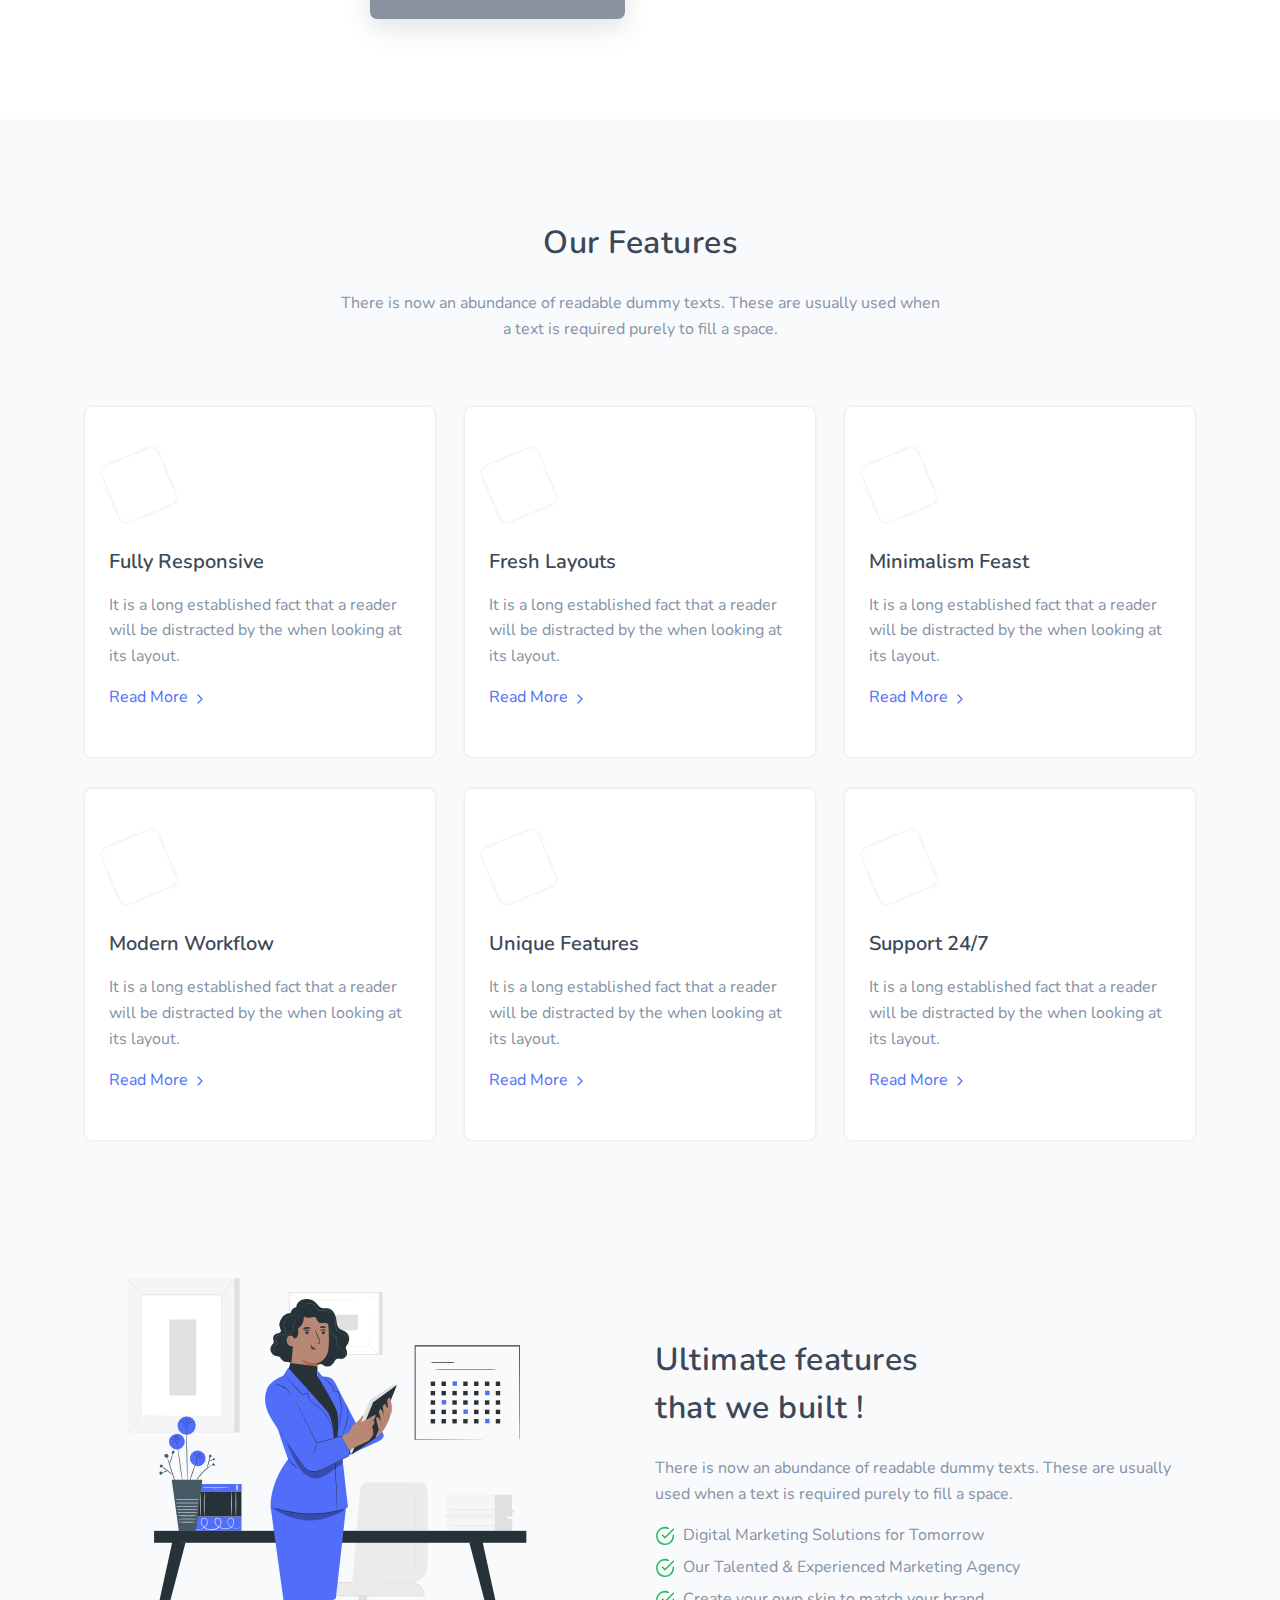
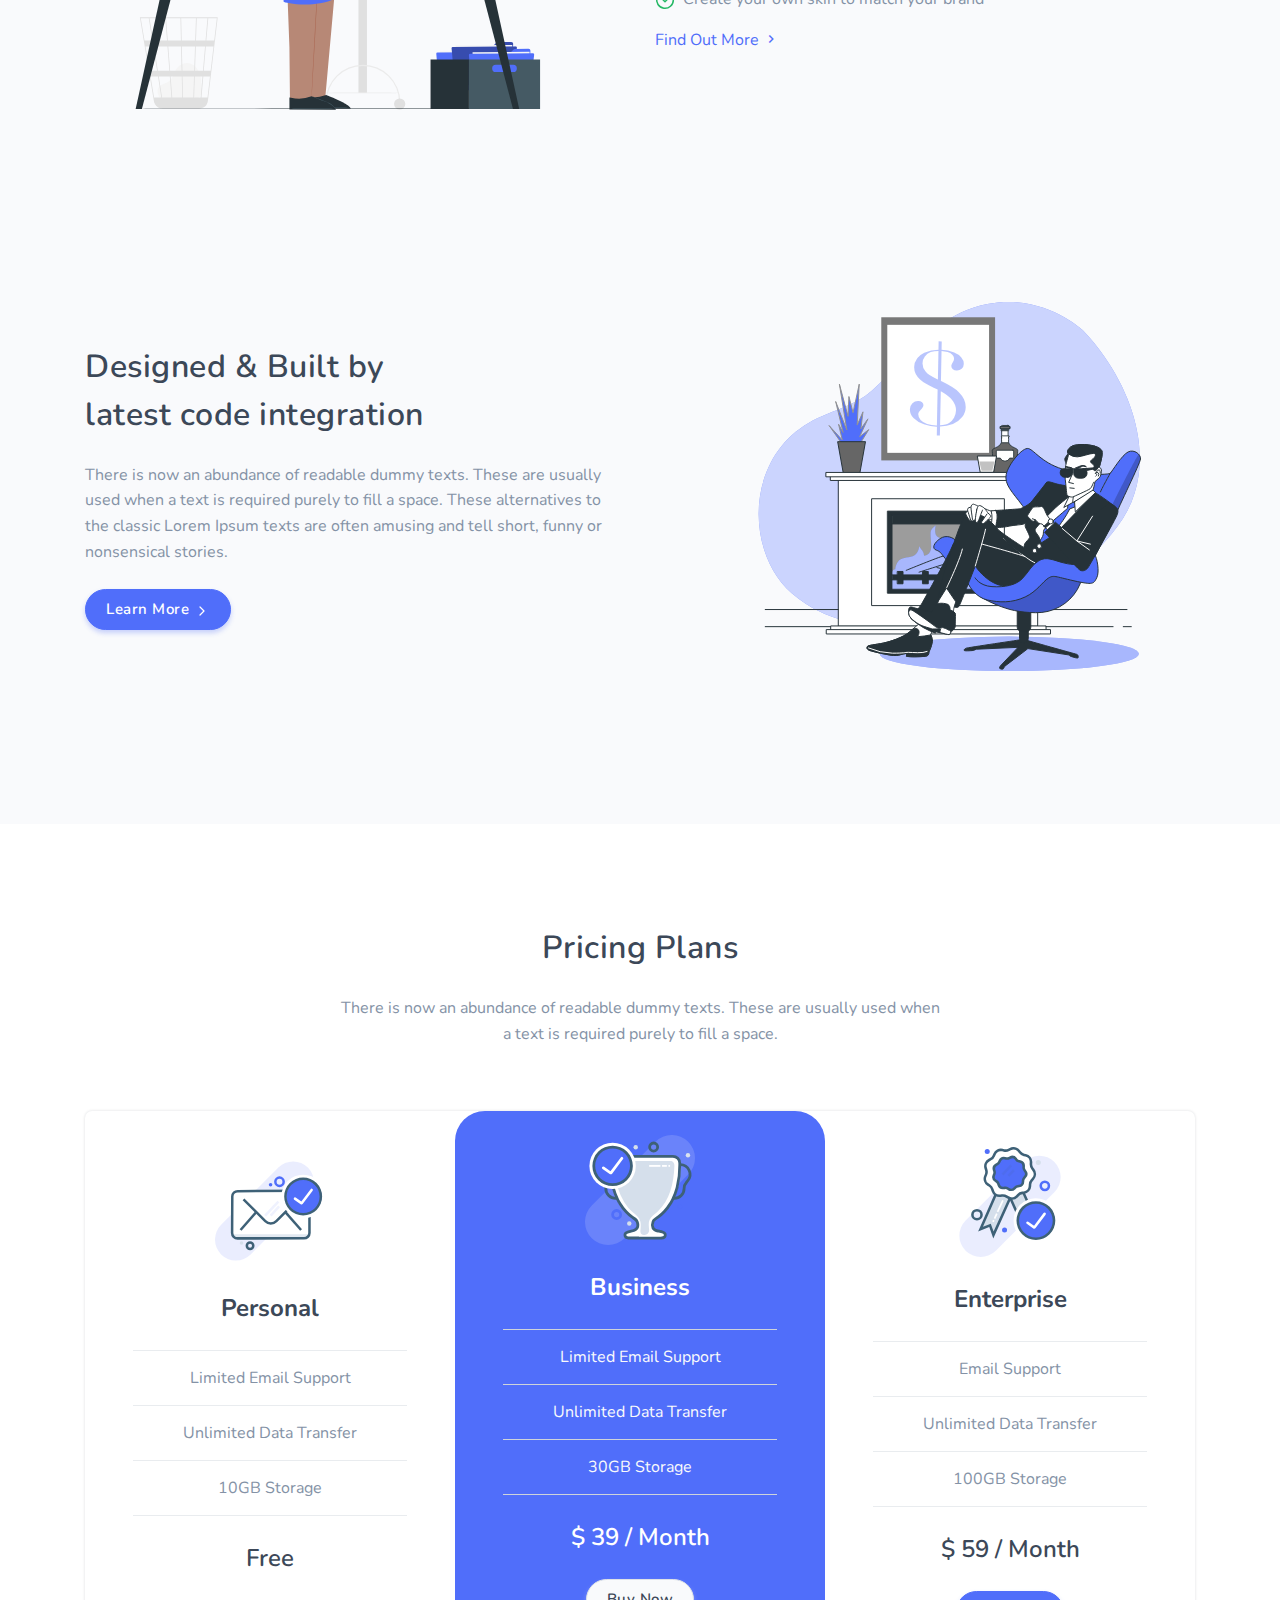
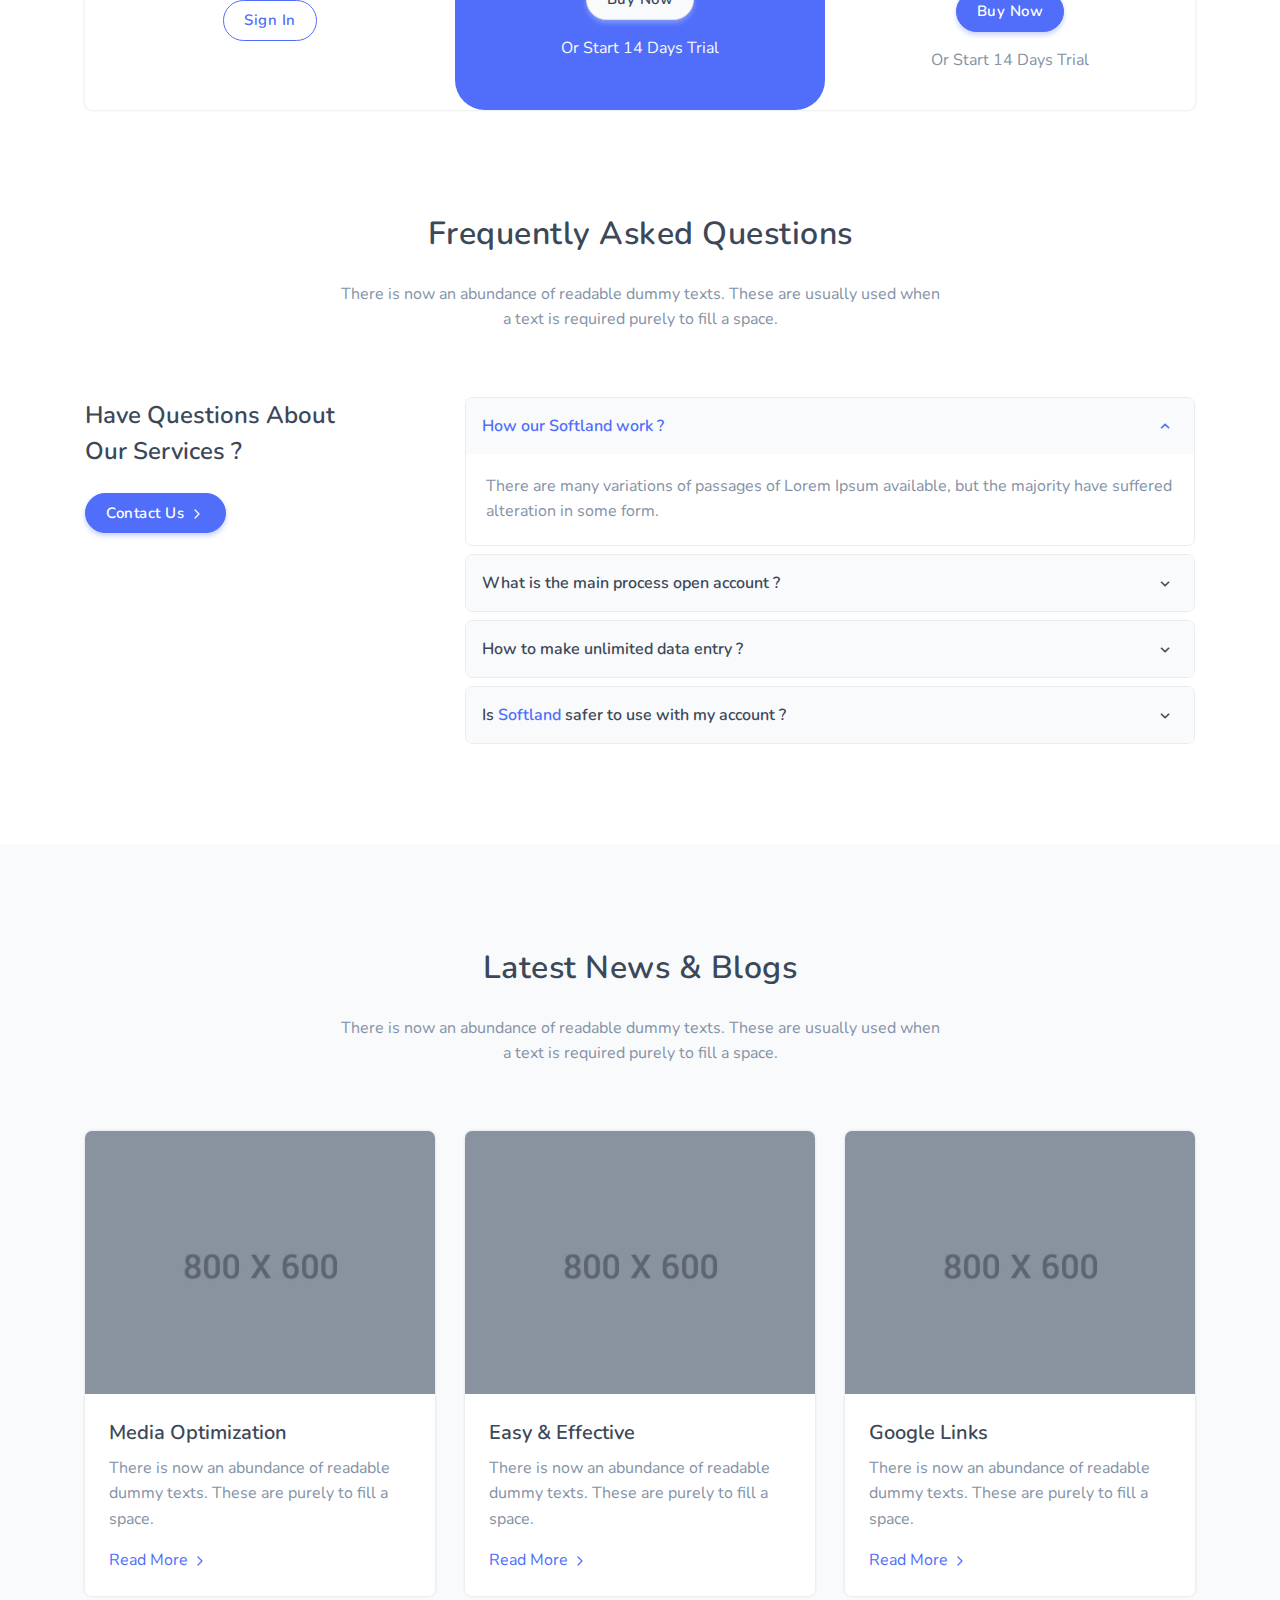
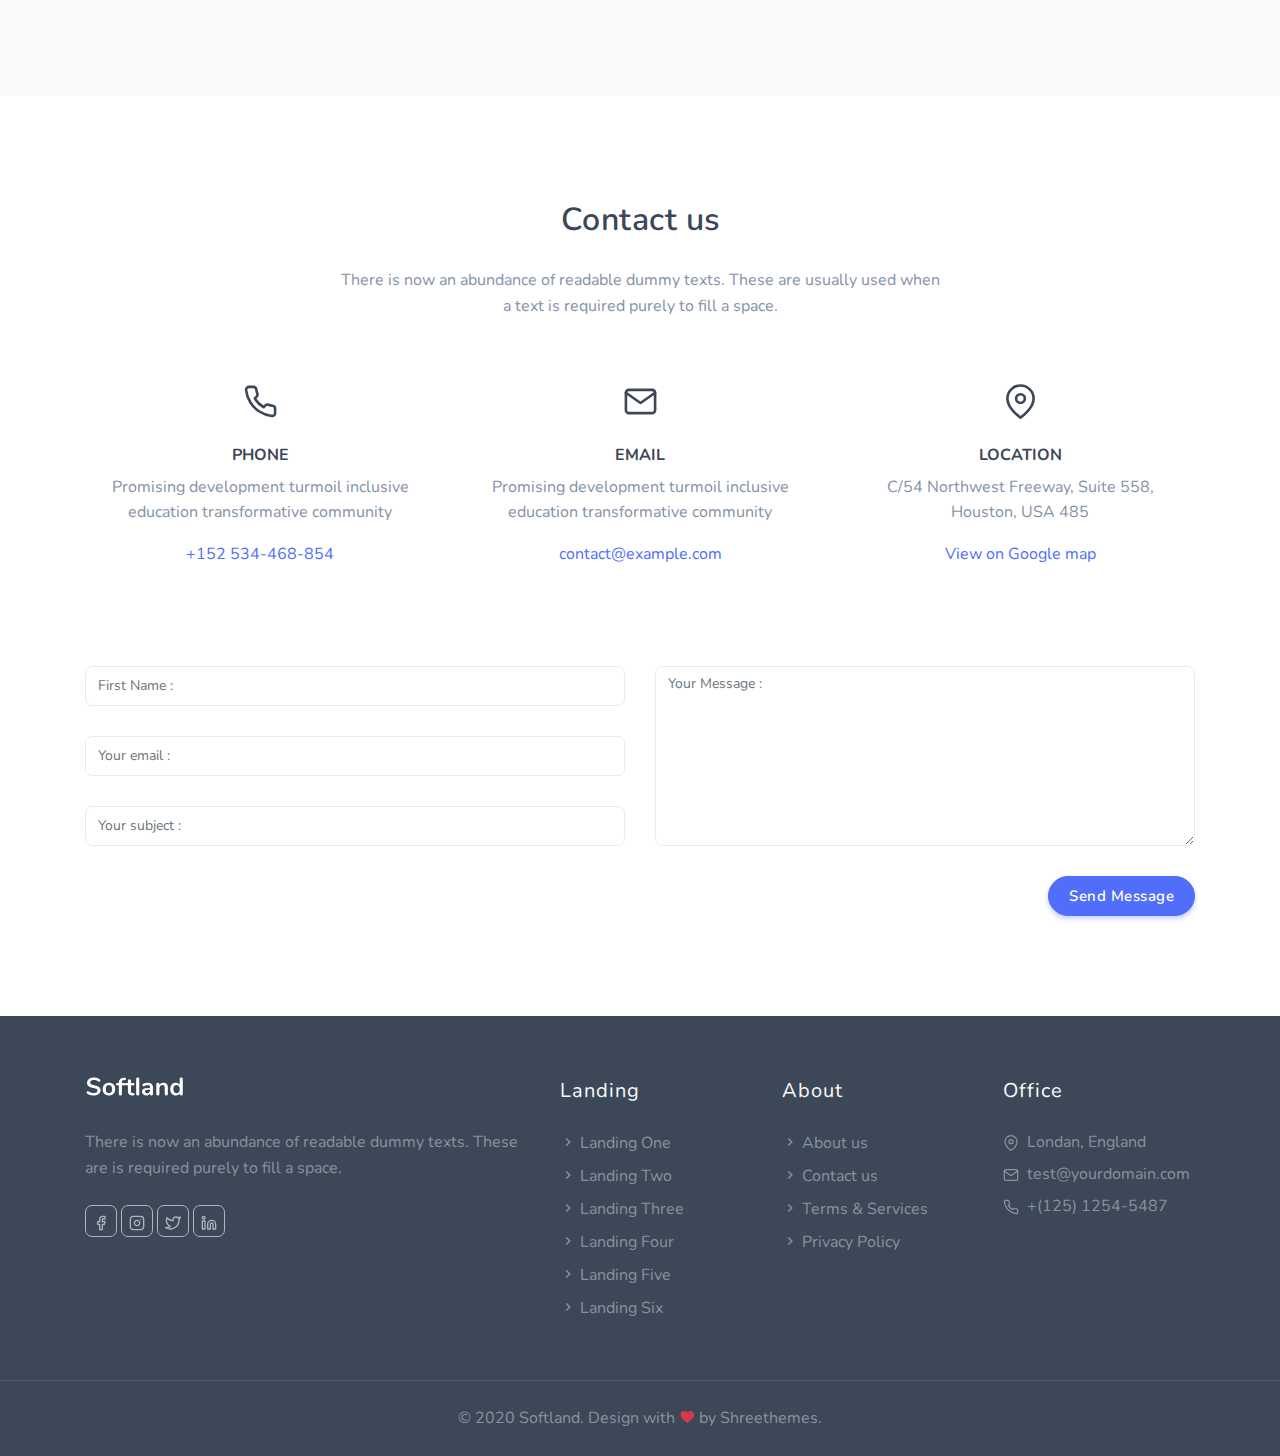
<file: 4/index-4.html>
<!DOCTYPE html>
    <html lang="en">

    <head>
        <meta charset="utf-8" />
        <title>Softland - Responsive Landing Template</title>
        <meta name="viewport" content="width=device-width, initial-scale=1.0">
        <meta name="description" content="Premium Bootstrap 4 Landing Page Template" />
        <meta name="keywords" content="bootstrap 4, premium, marketing, multipurpose" />
        <meta content="Shreethemes" name="author" />
        <!-- favicon -->
        <link rel="shortcut icon" href="images/favicon.ico">
        <!-- Bootstrap css -->
        <link href="css/bootstrap.min.css" rel="stylesheet" type="text/css" />
        <!-- Icons -->
        <link href="css/materialdesignicons.min.css" rel="stylesheet" type="text/css" />
        <link rel="stylesheet" href="https://unicons.iconscout.com/release/v2.1.5/css/unicons.css" />
        <!-- Icons -->
        <link href="css/magnific-popup.css" rel="stylesheet" type="text/css" />
        <!-- Main css File -->
        <link href="css/style.css" rel="stylesheet" type="text/css" />
        <link href="css/colors/default.css" rel="stylesheet" id="color-opt">

    </head>

    <body>
        <!-- Navbar STart -->
        <header id="topnav" class="defaultscroll sticky">
            <div class="container">
                <!-- Logo container-->
                <div>
                    <a class="logo" href="../index.html" target="_blank">
                        <!-- Softland -->
                        <img src="images/logo-dark.png" height="20" alt="">
                    </a>
                </div>                 
                <div class="buy-button">
                    <a href="javascript:void(0)" class="btn btn-pills btn-primary">Sign in</a>
                </div><!--end login button--><!--end login button-->
                <!-- End Logo container-->
                <div class="menu-extras">
                    <div class="menu-item">
                        <!-- Mobile menu toggle-->
                        <a class="navbar-toggle">
                            <div class="lines">
                                <span></span>
                                <span></span>
                                <span></span>
                            </div>
                        </a>
                        <!-- End mobile menu toggle-->
                    </div>
                </div>
        
                <div id="navigation">
                    <!-- Navigation Menu-->   
                    <ul class="navigation-menu">
                        <li class="has-submenu active">
                            <a href="#home">Home</a>
                        </li>
                        <li class="has-submenu">
                            <a href="#service">Services</a>
                        </li>
                        <li class="has-submenu">
                            <a href="#price">Plans</a>
                        </li>
                        <li class="has-submenu">
                            <a href="#blog">Blog & News</a>
                        </li>
                        <li class="has-submenu">
                            <a href="#contact">Contact</a>
                        </li>
                    </ul><!--end navigation menu-->
                </div><!--end navigation-->
            </div><!--end container-->
        </header><!--end header-->
        <!-- Navbar End -->

        <!-- Start Home -->
        <section class="bg-half-170 d-table w-100" id="home">
            <div class="container">
                <div class="row align-items-center mt-5">
                    <div class="col-lg-5 col-md-6 col-12 mt-4 pt-2 mt-sm-0 pt-sm-0 order-2 order-md-1">
                        <img src="images/illu/file.svg" class="img-fluid" alt="">
                    </div><!--end col-->

                    <div class="col-lg-7 col-md-6 col-12 order-1 order-md-2">
                        <div class="title-heading ml-lg-5">
                            <div class="alert alert-light alert-pills shadow" role="alert">
                                <span class="badge badge-pill badge-primary mr-1">Softland</span>
                                <span class="content"> Responsive HTML Template</span>
                            </div>
                            <h4 class="heading mb-3">It's <span class="font-weight-bold">Bootstrap</span> Template</h4>
                            <p class="text-muted para-desc">There is now an abundance of readable dummy texts. These are usually used when a text is required purely to fill a space.</p>

                            <div class="subscribe-form mt-4">
                                <form action="#" class="position-relative" style="max-width: 500px;">
                                    <input name="email" id="email2" type="email" class="rounded-pill bg-light" placeholder="example@mail.com">
                                    <button type="submit" class="btn btn-pills btn-primary">Subscribe</button>
                                </form>
                            </div>
                        </div>
                    </div><!--end col-->
                </div><!--end row-->
            </div><!--end container-->
        </section><!--end section-->
        <!-- End Home -->

        <!-- Fectors Start -->
        <section class="">
            <div class="container-fluid">
                <div class="rounded-pill bg-light px-md-4 px-2 py-5">
                    <div class="container">
                        <div class="row">
                            <div class="col-lg-4 col-md-6 col-12">
                                <div class="d-flex">
                                    <i data-feather="code" class="fea icon-lg text-primary"></i>
                                    <div class="ml-3">
                                        <h4>Access to source code</h4>
                                        <p class="text-muted mb-0">There is now an abundance of readable dummy texts.</p>
                                    </div>
                                </div>
                            </div><!--end col-->
                            
                            <div class="col-lg-4 col-md-6 col-12 mt-4 mt-sm-0 pt-2 pt-sm-0">
                                <div class="d-flex">
                                    <i data-feather="monitor" class="fea icon-lg text-primary"></i>
                                    <div class="ml-3">
                                        <h4>Bootstrap framework</h4>
                                        <p class="text-muted mb-0">There is now an abundance of readable dummy texts.</p>
                                    </div>
                                </div>
                            </div><!--end col-->
                            
                            <div class="col-lg-4 col-md-6 col-12 mt-4 mt-lg-0 pt-2 pt-lg-0">
                                <div class="d-flex">
                                    <i data-feather="clock" class="fea icon-lg text-primary"></i>
                                    <div class="ml-3">
                                        <h4>24/7 Supports</h4>
                                        <p class="text-muted mb-0">There is now an abundance of readable dummy texts.</p>
                                    </div>
                                </div>
                            </div><!--end col-->
                        </div><!--end row-->
                    </div><!--end container-->
                </div><!--end div-->
            </div><!--end container fluid-->
        </section><!--end section-->
        <!-- Fectors End -->


        <!-- About Start -->
        <section class="section" id="about">
            <div class="container">
                <div class="row align-items-center">
                    <div class="col-lg-6 col-md-6 order-2 order-md-1 mt-4 pt-2 mt-sm-0 opt-sm-0">
                        <div class="row align-items-center">
                            <div class="col-lg-6 col-md-6 col-6">
                                <div class="row">    
                                    <div class="col-lg-12 col-md-12 mt-4 pt-2">
                                        <div class="card work-desk rounded border-0 shadow-lg overflow-hidden">
                                            <img src="images/about/ab02.jpg" class="img-fluid" alt="Image">
                                            <div class="img-overlay bg-dark"></div>
                                            <a href="images/about/ab02.jpg" class="mfp-image">
                                                <div class="icon bg-primary text-center rounded-pill">
                                                    <i data-feather="plus" class="fea icons text-white icon-ex-md"></i>
                                                </div>
                                            </a>
                                        </div>
                                    </div><!--end col-->

                                    <div class="col-12">
                                        <div class="mt-4 pt-2 text-right">
                                            <a href="javascript:void(0)" class="btn btn-pills btn-primary">Read More <i data-feather="chevron-right" class="fea icon-sm"></i></a>
                                        </div>
                                    </div>
                                </div><!--end row-->
                            </div><!--end col-->

                            <div class="col-lg-6 col-md-6 col-6">
                                <div class="row">
                                    <div class="col-lg-12 col-md-12">
                                        <div class="card work-desk rounded border-0 shadow-lg overflow-hidden">
                                            <img src="images/about/ab03.jpg" class="img-fluid" alt="Image">
                                            <div class="img-overlay bg-dark"></div>
                                            <a href="images/about/ab03.jpg" class="mfp-image">
                                                <div class="icon bg-primary shadow-lg text-center rounded-pill">
                                                    <i data-feather="plus" class="fea icons text-white icon-ex-md"></i>
                                                </div>
                                            </a>
                                        </div>
                                    </div><!--end col-->
    
                                    <div class="col-lg-12 col-md-12 mt-4 pt-2">
                                        <div class="card work-desk rounded border-0 shadow-lg overflow-hidden">
                                            <img src="images/about/ab04.jpg" class="img-fluid" alt="Image">
                                            <div class="img-overlay bg-dark"></div>
                                            <a href="images/about/ab04.jpg" class="mfp-image">
                                                <div class="icon bg-primary shadow-lg text-center rounded-pill">
                                                    <i data-feather="plus" class="fea icons text-white icon-ex-md"></i>
                                                </div>
                                            </a>
                                        </div>
                                    </div><!--end col-->
                                </div><!--end row-->
                            </div><!--end col-->
                        </div><!--end row-->
                    </div><!--end col-->

                    <div class="col-lg-6 col-md-6 col-12 order-1 order-md-2">
                        <div class="section-title ml-lg-5">
                            <h5 class="text-primary font-weight-normal mb-3">About Us</h5>
                            <h4 class="title mb-4">Our mission is to <br> make your life easier.</h4>
                            <p class="text-muted mb-0">Lorem, ipsum dolor sit amet consectetur adipisicing elit quod debitis praesentium pariatur temporibus ipsa, cum quidem obcaecati sunt?</p>
                            
                            <div class="row">
                                <div class="col-lg-6 mt-4 pt-2">
                                    <div class="media align-items-center rounded shadow p-3">
                                        <i data-feather="airplay" class="fea text-primary"></i>
                                        <h6 class="ml-3 mb-0"><a href="javascript:void(0)" class="text-dark">Responsive</a></h6>
                                    </div>
                                </div>
                                <div class="col-lg-6 mt-4 pt-2">
                                    <div class="media align-items-center rounded shadow p-3">
                                        <i data-feather="download" class="fea text-primary"></i>
                                        <h6 class="ml-3 mb-0"><a href="javascript:void(0)" class="text-dark">Free Download</a></h6>
                                    </div>
                                </div>
                                <div class="col-lg-6 mt-4 pt-2">
                                    <div class="media align-items-center rounded shadow p-3">
                                        <i data-feather="user" class="fea text-primary"></i>
                                        <h6 class="ml-3 mb-0"><a href="javascript:void(0)" class="text-dark">Support</a></h6>
                                    </div>
                                </div>
                                <div class="col-lg-6 mt-4 pt-2">
                                    <div class="media align-items-center rounded shadow p-3">
                                        <i data-feather="codepen" class="fea text-primary"></i>
                                        <h6 class="ml-3 mb-0"><a href="javascript:void(0)" class="text-dark">Development</a></h6>
                                    </div>
                                </div>
                                <div class="col-12 mt-4 pt-2">
                                    <div class="watch-video">
                                        <a href="http://vimeo.com/99025203" class="video-play-icon watch font-weight-bold title-dark text-dark"><i class="mdi mdi-play play-icon-circle text-center d-inline-block mr-2 rounded-pill text-white title-dark position-relative play play-iconbar"></i> Watch Now</a>
                                    </div>
                                </div>
                            </div>
                        </div>
                    </div><!--end col-->
                </div><!--enr row-->
            </div><!--end container-->
        </section>
        <!-- End About -->

        <!-- Services Start -->
        <section class="section bg-light" id="service">
            <div class="container">
                <div class="row justify-content-center">
                    <div class="col-12">
                        <div class="section-title text-center mb-4 pb-2">
                            <h4 class="title mb-4">Our Features</h4>
                            <p class="text-muted para-desc mx-auto mb-0">There is now an abundance of readable dummy texts. These are usually used when a text is required purely to fill a space.</p>
                        </div>
                    </div><!--end col-->
                </div><!--end row-->

                <div class="row">
                    <div class="col-lg-4 col-md-6 col-12 mt-4 pt-2">
                        <div class="card service-wrapper rounded border-0 shadow px-4 py-5">
                            <div class="icon text-center text-primary h1 shadow rounded bg-white">
                                <i class="uim uim-airplay"></i>
                            </div>
                            <div class="content mt-4">
                                <h5 class="title">Fully Responsive</h5>
                                <p class="text-muted mt-3 mb-0">It is a long established fact that a reader will be distracted by the when looking at its layout.</p>
                                <div class="mt-3">
                                    <a href="javascript:void(0)" class="text-primary">Read More <i data-feather="chevron-right" class="fea icon-sm"></i></a>
                                </div>
                            </div>
                            <div class="big-icon h1 text-primary">
                                <i class="uim uim-airplay icons"></i>
                            </div>
                        </div>
                    </div><!--end col-->

                    <div class="col-lg-4 col-md-6 col-12 mt-4 pt-2">
                        <div class="card service-wrapper rounded border-0 shadow px-4 py-5">
                            <div class="icon text-center text-primary h1 shadow rounded bg-white">
                                <i class="uim uim-circle-layer"></i>
                            </div>
                            <div class="content mt-4">
                                <h5 class="title">Fresh Layouts</h5>
                                <p class="text-muted mt-3 mb-0">It is a long established fact that a reader will be distracted by the when looking at its layout.</p>
                                <div class="mt-3">
                                    <a href="javascript:void(0)" class="text-primary">Read More <i data-feather="chevron-right" class="fea icon-sm"></i></a>
                                </div>
                            </div>
                            <div class="big-icon h1 text-primary">
                                <i class="uim uim-circle-layer icons"></i>
                            </div>
                        </div>
                    </div><!--end col-->
                    
                    <div class="col-lg-4 col-md-6 col-12 mt-4 pt-2">
                        <div class="card service-wrapper rounded border-0 shadow px-4 py-5">
                            <div class="icon text-center text-primary h1 shadow rounded bg-white">
                                <i class="uim uim-signal-alt-3"></i>
                            </div>
                            <div class="content mt-4">
                                <h5 class="title">Minimalism Feast</h5>
                                <p class="text-muted mt-3 mb-0">It is a long established fact that a reader will be distracted by the when looking at its layout.</p>
                                <div class="mt-3">
                                    <a href="javascript:void(0)" class="text-primary">Read More <i data-feather="chevron-right" class="fea icon-sm"></i></a>
                                </div>
                            </div>
                            <div class="big-icon h1 text-primary">
                                <i class="uim uim-signal-alt-3 icons"></i>
                            </div>
                        </div>
                    </div><!--end col-->
                    
                    <div class="col-lg-4 col-md-6 col-12 mt-4 pt-2">
                        <div class="card service-wrapper rounded border-0 shadow px-4 py-5">
                            <div class="icon text-center text-primary h1 shadow rounded bg-white">
                                <i class="uim uim-flip-h-alt"></i>
                            </div>
                            <div class="content mt-4">
                                <h5 class="title">Modern Workflow</h5>
                                <p class="text-muted mt-3 mb-0">It is a long established fact that a reader will be distracted by the when looking at its layout.</p>
                                <div class="mt-3">
                                    <a href="javascript:void(0)" class="text-primary">Read More <i data-feather="chevron-right" class="fea icon-sm"></i></a>
                                </div>
                            </div>
                            <div class="big-icon h1 text-primary">
                                <i class="uim uim-flip-h-alt icons"></i>
                            </div>
                        </div>
                    </div><!--end col-->
                    
                    <div class="col-lg-4 col-md-6 col-12 mt-4 pt-2">
                        <div class="card service-wrapper rounded border-0 shadow px-4 py-5">
                            <div class="icon text-center text-primary h1 shadow rounded bg-white">
                                <i class="uim uim-flip-v"></i>
                            </div>
                            <div class="content mt-4">
                                <h5 class="title">Unique Features</h5>
                                <p class="text-muted mt-3 mb-0">It is a long established fact that a reader will be distracted by the when looking at its layout.</p>
                                <div class="mt-3">
                                    <a href="javascript:void(0)" class="text-primary">Read More <i data-feather="chevron-right" class="fea icon-sm"></i></a>
                                </div>
                            </div>
                            <div class="big-icon h1 text-primary">
                                <i class="uim uim-flip-v icons"></i>
                            </div>
                        </div>
                    </div><!--end col-->
                    
                    <div class="col-lg-4 col-md-6 col-12 mt-4 pt-2">
                        <div class="card service-wrapper rounded border-0 shadow px-4 py-5">
                            <div class="icon text-center text-primary h1 shadow rounded bg-white">
                                <i class="uim uim-clock"></i>
                            </div>
                            <div class="content mt-4">
                                <h5 class="title">Support 24/7</h5>
                                <p class="text-muted mt-3 mb-0">It is a long established fact that a reader will be distracted by the when looking at its layout.</p>
                                <div class="mt-3">
                                    <a href="javascript:void(0)" class="text-primary">Read More <i data-feather="chevron-right" class="fea icon-sm"></i></a>
                                </div>
                            </div>
                            <div class="big-icon h1 text-primary">
                                <i class="uim uim-clock"></i>
                            </div>
                        </div>
                    </div><!--end col-->
                </div><!--end row-->
            </div><!--end container-->
            
            <div class="container mt-100 mt-60">
                <div class="row align-items-center">
                    <div class="col-lg-6 col-md-6">
                        <div class="mr-lg-5">
                            <img src="images/illu/Businesswoman.svg" class="img-fluid" alt="">
                        </div>
                    </div><!--end col-->

                    <div class="col-lg-6 col-md-6 mt-4 mt-sm-0 pt-2 pt-sm-0">
                        <div class="section-title">
                            <h2 class="text-primary">
                                <i class="uim uim-google-play"></i>
                            </h2>
                            <h4 class="title mt-3 mb-4">Ultimate features <br> that we built !</h4>
                            <p class="text-muted para-desc">There is now an abundance of readable dummy texts. These are usually used when a text is required purely to fill a space.</p>
                            <ul class="list-unstyled feature-list text-muted">
                                <li class="mt-2"><i data-feather="check-circle" class="fea icon-ex-md text-success mr-2"></i>Digital Marketing Solutions for Tomorrow</li>
                                <li class="mt-2"><i data-feather="check-circle" class="fea icon-ex-md text-success mr-2"></i>Our Talented & Experienced Marketing Agency</li>
                                <li class="mt-2"><i data-feather="check-circle" class="fea icon-ex-md text-success mr-2"></i>Create your own skin to match your brand</li>
                            </ul>
                            <a href="javascript:void(0)" class="mt-3 text-primary">Find Out More <i class="mdi mdi-chevron-right"></i></a>
                        </div>
                    </div><!--end col-->
                </div><!--end row-->
            </div><!--end container-->

            <div class="container mt-100 mt-60">
                <div class="row align-items-center">
                    <div class="col-lg-6 col-md-6 order-1 order-md-2">
                        <div class="ml-lg-5">
                            <img src="images/illu/Businessman.svg" class="img-fluid" alt="">
                        </div>
                    </div><!--end col-->

                    <div class="col-lg-6 col-md-6 order-2 order-md-1 mt-4 mt-sm-0 pt-2 pt-sm-0">
                        <div class="section-title">
                            <h2 class="text-primary">
                                <i class="uim uim-google-drive"></i>
                            </h2>
                            <h4 class="title mt-3 mb-4">Designed & Built by <br> latest code integration</h4>
                            <p class="text-muted para-desc">There is now an abundance of readable dummy texts. These are usually used when a text is required purely to fill a space. These alternatives to the classic Lorem Ipsum texts are often amusing and tell short, funny or nonsensical stories.</p>
                            <div class="mt-4">
                                <a href="javascript:void(0)" class="btn btn-pills btn-primary">Learn More <i data-feather="chevron-right" class="fea icon-sm"></i></a>
                            </div>
                        </div>
                    </div><!--end col-->
                </div><!--end row-->
            </div><!--end container-->
        </section><!--end section-->
        <!-- Services End -->

        <!-- Start Pricing -->
        <section class="section" id="price">
            <div class="container">
                <div class="row justify-content-center">
                    <div class="col-12">
                        <div class="section-title text-center mb-4 pb-2">
                            <h4 class="title mb-4">Pricing Plans</h4>
                            <p class="text-muted para-desc mx-auto mb-0">There is now an abundance of readable dummy texts. These are usually used when a text is required purely to fill a space.</p>
                        </div>
                    </div><!--end col-->
                </div><!--end row-->

                <div class="row no-gutters mt-4 pt-2">
                    <div class="col-12 rounded shadow">
                        <div class="row align-items-center no-gutters pricing-table">
                            <div class="col-md-4 py-4">
                                <div class="pricing-plan px-md-5 px-4 pb-4 borders text-center">
                                    <img src="images/illu/free.svg" alt="" class="avatar avatar-medium">
                                    <h4 class="my-4 font-weight-bold">Personal</h4>
                                    <ul class="pricing-features text-muted list-unstyled">
                                        <li class="pricing-features-item">Limited Email Support</li>
                                        <li class="pricing-features-item">Unlimited Data Transfer</li>
                                        <li class="pricing-features-item">10GB Storage</li>
                                    </ul>
                                    <h4 class="pricing-rate my-4">Free</h4>
                                    <a href="javascript:void(0)" class="btn btn-pills btn-outline-primary">Sign In</a>
                                </div>
                            </div><!--end col-->

                            <div class="col-md-4 py-4 bg-primary rounded-pill">
                                <div class="pricing-plan business-plan px-md-5 px-4 pb-4 borders text-center">
                                    <img src="images/illu/business.svg" alt="" class="avatar avatar-medium">
                                    <h4 class="my-4 font-weight-bold text-white">Business</h4>
                                    <ul class="pricing-features text-light list-unstyled">
                                        <li class="pricing-features-item">Limited Email Support</li>
                                        <li class="pricing-features-item">Unlimited Data Transfer</li>
                                        <li class="pricing-features-item">30GB Storage</li>
                                    </ul>
                                    <h4 class="text-white my-4 pricing-rate">$ 39 / Month</h4>
                                    <a href="javascript:void(0)" class="btn btn-pills btn-light">Buy Now</a>
                                    <p class="text-light mt-3 mb-0">Or Start 14 Days Trial</p>
                                </div>
                            </div><!--end col-->

                            <div class="col-md-4 py-4">
                                <div class="pricing-plan px-md-5 px-4 text-center">
                                    <img src="images/illu/enterprise.svg" alt="" class="avatar avatar-medium">
                                    <h4 class="my-4 font-weight-bold">Enterprise</h4>
                                    <ul class="pricing-features text-muted list-unstyled">
                                        <li class="pricing-features-item">Email Support</li>
                                        <li class="pricing-features-item">Unlimited Data Transfer</li>
                                        <li class="pricing-features-item">100GB Storage</li>
                                    </ul>
                                    <h4 class="pricing-rate my-4">$ 59 / Month</h4>
                                    <a href="javascript:void(0)" class="btn btn-pills btn-primary">Buy Now</a>
                                    <p class="text-muted mt-3 mb-0">Or Start 14 Days Trial</p>
                                </div>
                            </div><!--end col-->
                        </div><!--end row-->
                    </div><!--end col-->
                </div><!--end row-->
            </div><!--end container-->

            <div class="container mt-100 mt-60">
                <div class="row justify-content-center">
                    <div class="col-12">
                        <div class="section-title text-center mb-4 pb-2">
                            <h4 class="title mb-4">Frequently Asked Questions</h4>
                            <p class="text-muted para-desc mx-auto mb-0">There is now an abundance of readable dummy texts. These are usually used when a text is required purely to fill a space.</p>
                        </div>
                    </div><!--end col-->
                </div><!--end row-->

                <div class="row">
                    <div class="col-lg-4 col-md-5 order-2 order-md-1 mt-4 pt-2">
                        <div class="text-md-left text-center">
                            <h4>Have Questions About <br> Our Services ?</h4>
                            <div class="mt-4">
                                <a href="javascript:void(0)" class="btn btn-pills btn-primary">Contact Us <i data-feather="chevron-right" class="fea icon-sm"></i></a>
                            </div>
                        </div>
                    </div><!--end col-->

                    <div class="col-lg-8 col-md-7 order-1 order-md-2 mt-4 pt-2">
                        <div class="faq-content">
                            <div class="accordion" id="accordionExample2">
                                <div class="card border rounded mb-2">
                                    <a data-toggle="collapse" href="#collapsefour" class="faq position-relative" aria-expanded="true" aria-controls="collapsefour">
                                        <div class="card-header border-0 bg-light p-3 pr-5" id="headingfour">
                                            <h6 class="title mb-0"> How our <span class="text-primary">Softland</span> work ? </h6>
                                        </div>
                                    </a>
                                    <div id="collapsefour" class="collapse show" aria-labelledby="headingfour" data-parent="#accordionExample2">
                                        <div class="card-body">
                                            <p class="text-muted mb-0 faq-ans">There are many variations of passages of Lorem Ipsum available, but the majority have suffered alteration in some form.</p>
                                        </div>
                                    </div>
                                </div>

                                <div class="card border rounded mb-2">
                                    <a data-toggle="collapse" href="#collapsefive" class="faq position-relative collapsed" aria-expanded="false" aria-controls="collapsefive">
                                        <div class="card-header border-0 bg-light p-3 pr-5" id="headingfive">
                                            <h6 class="title mb-0"> What is the main process open account ? </h6>
                                        </div>
                                    </a>
                                    <div id="collapsefive" class="collapse" aria-labelledby="headingfive" data-parent="#accordionExample2">
                                        <div class="card-body">
                                            <p class="text-muted mb-0 faq-ans">There are many variations of passages of Lorem Ipsum available, but the majority have suffered alteration in some form.</p>
                                        </div>
                                    </div>
                                </div>

                                <div class="card border rounded mb-2">
                                    <a data-toggle="collapse" href="#collapsesix" class="faq position-relative collapsed" aria-expanded="false" aria-controls="collapsesix">
                                        <div class="card-header border-0 bg-light p-3 pr-5" id="headingsix">
                                            <h6 class="title mb-0"> How to make unlimited data entry ? </h6>
                                        </div>
                                    </a>
                                    <div id="collapsesix" class="collapse" aria-labelledby="headingsix" data-parent="#accordionExample2">
                                        <div class="card-body">
                                            <p class="text-muted mb-0 faq-ans">There are many variations of passages of Lorem Ipsum available, but the majority have suffered alteration in some form.</p>
                                        </div>
                                    </div>
                                </div>

                                <div class="card border rounded">
                                    <a data-toggle="collapse" href="#collapseseven" class="faq position-relative collapsed" aria-expanded="false" aria-controls="collapseseven">
                                        <div class="card-header border-0 bg-light p-3 pr-5" id="headingseven">
                                            <h6 class="title mb-0"> Is <span class="text-primary">Softland</span> safer to use with my account ? </h6>
                                        </div>
                                    </a>
                                    <div id="collapseseven" class="collapse" aria-labelledby="headingseven" data-parent="#accordionExample2">
                                        <div class="card-body">
                                            <p class="text-muted mb-0 faq-ans">There are many variations of passages of Lorem Ipsum available, but the majority have suffered alteration in some form.</p>
                                        </div>
                                    </div>
                                </div>
                            </div>
                        </div>
                    </div><!--end col-->
                </div><!--end row-->
            </div><!--end container-->
        </section><!--end section-->
        <!-- Start Pricing -->

        <!-- Start Blog -->
        <section class="section bg-light" id="blog">
            <div class="container">
                <div class="row justify-content-center">
                    <div class="col-12">
                        <div class="section-title text-center mb-4 pb-2">
                            <h4 class="title mb-4">Latest News & Blogs</h4>
                            <p class="text-muted para-desc mx-auto mb-0">There is now an abundance of readable dummy texts. These are usually used when a text is required purely to fill a space.</p>
                        </div>
                    </div><!--end col-->
                </div><!--end row-->

                <div class="row">
                    <div class="col-lg-4 col-md-6 col-12 mt-4 pt-2">
                        <div class="card blog-post border-0 shadow rounded position-relative overflow-hidden">
                            <img src="images/blog/01.jpg" class="img-fluid" alt="">
                            <div class="card-body content p-4 bg-white">
                                <h5><a href="javascript:void(0)" class="card-title title text-dark">Media Optimization</a></h5>
                                <p class="text-muted">There is now an abundance of readable dummy texts. These are purely to fill a space.</p>
                                <a href="javascript:void(0)" class="text-primary">Read More <i data-feather="chevron-right" class="fea icon-sm"></i></a>
                            </div>
                        </div>
                    </div><!--end col-->
                    
                    <div class="col-lg-4 col-md-6 col-12 mt-4 pt-2">
                        <div class="card blog-post border-0 shadow rounded position-relative overflow-hidden">
                            <img src="images/blog/02.jpg" class="img-fluid" alt="">
                            <div class="card-body content p-4 bg-white">
                                <h5><a href="javascript:void(0)" class="card-title title text-dark">Easy & Effective</a></h5>
                                <p class="text-muted">There is now an abundance of readable dummy texts. These are purely to fill a space.</p>
                                <a href="javascript:void(0)" class="text-primary">Read More <i data-feather="chevron-right" class="fea icon-sm"></i></a>
                            </div>
                        </div>
                    </div><!--end col-->
                    
                    <div class="col-lg-4 col-md-6 col-12 mt-4 pt-2">
                        <div class="card blog-post border-0 shadow rounded position-relative overflow-hidden">
                            <img src="images/blog/03.jpg" class="img-fluid" alt="">
                            <div class="card-body content p-4 bg-white">
                                <h5><a href="javascript:void(0)" class="card-title title text-dark">Google Links</a></h5>
                                <p class="text-muted">There is now an abundance of readable dummy texts. These are purely to fill a space.</p>
                                <a href="javascript:void(0)" class="text-primary">Read More <i data-feather="chevron-right" class="fea icon-sm"></i></a>
                            </div>
                        </div>
                    </div><!--end col-->
                </div><!--end row-->
            </div><!--end container-->
        </section><!--end section-->
        <!-- End Blog -->

        <!-- Start COntact -->
        <section class="section" id="contact">
            <div class="container">
                <div class="row justify-content-center">
                    <div class="col-12">
                        <div class="section-title text-center mb-4 pb-2">
                            <h4 class="title mb-4">Contact us</h4>
                            <p class="text-muted para-desc mx-auto mb-0">There is now an abundance of readable dummy texts. These are usually used when a text is required purely to fill a space.</p>
                        </div>
                    </div><!--end col-->
                </div><!--end row-->

                <div class="row">
                    <div class="col-md-4 mt-4 pt-2">
                        <div class="contact-detail text-center">
                            <div class="icon">
                                <i data-feather="phone" class="fea icon-md"></i>
                            </div>
                            <div class="content mt-4">
                                <h6 class="title text-uppercase font-weight-bold">Phone</h6>
                                <p class="text-muted">Promising development turmoil inclusive education transformative community</p>
                                <a href="tel:+152534-468-854" class="text-primary">+152 534-468-854</a>
                            </div>  
                        </div>
                    </div><!--end col-->
                    
                    <div class="col-md-4 mt-4 pt-2">
                        <div class="contact-detail text-center">
                            <div class="icon">
                                <i data-feather="mail" class="fea icon-md"></i>
                            </div>
                            <div class="content mt-4">
                                <h6 class="title text-uppercase font-weight-bold">Email</h6>
                                <p class="text-muted">Promising development turmoil inclusive education transformative community</p>
                                <a href="mailto:contact@example.com" class="text-primary">contact@example.com</a>
                            </div>  
                        </div>
                    </div><!--end col-->
                    
                    <div class="col-md-4 mt-4 pt-2">
                        <div class="contact-detail text-center">
                            <div class="icon">
                                <i data-feather="map-pin" class="fea icon-md"></i>
                            </div>
                            <div class="content mt-4">
                                <h6 class="title text-uppercase font-weight-bold">Location</h6>
                                <p class="text-muted">C/54 Northwest Freeway, Suite 558, <br>Houston, USA 485</p>
                                <a href="https://www.google.com/maps/embed?pb=!1m10!1m8!1m3!1d6030.418742494061!2d-111.34563870463673!3d26.01036670629853!3m2!1i1024!2i768!4f13.1!5e0!3m2!1ses-419!2smx!4v1471908546569" class="video-play-icon text-primary">View on Google map</a>
                            </div>  
                        </div>
                    </div><!--end col-->
                </div><!--end row-->
            </div><!--end container-->
            
            <div class="container mt-100 mt-60">
                <div class="row justify-content-center">
                    <div class="col-lg-12">
                        <div class="custom-form mb-sm-30">
                            <div id="message"></div>
                            <form method="post" action="php/contact.php" name="contact-form" id="contact-form">
                                <div class="row">
                                    <div class="col-lg-6">
                                        <div class="row">
                                            <div class="col-lg-12 col-md-6">
                                                <div class="form-group">
                                                    <input name="name" id="name" type="text" class="form-control border rounded" placeholder="First Name :">
                                                </div>
                                            </div><!--end col-->
                                            <div class="col-lg-12 col-md-6">
                                                <div class="form-group">
                                                    <input name="email" id="email" type="email" class="form-control border rounded" placeholder="Your email :">
                                                </div> 
                                            </div><!--end col-->
                                            <div class="col-lg-12">
                                                <div class="form-group">
                                                    <input name="subject" id="subject" class="form-control border rounded" placeholder="Your subject :">
                                                </div>                                                                               
                                            </div><!--end col-->
                                        </div><!--end row-->
                                    </div><!--end col-->

                                    <div class="col-lg-6">
                                        <div class="form-group">
                                            <textarea name="comments" id="comments" rows="4" class="form-control border rounded" placeholder="Your Message :"></textarea>
                                        </div>
                                    </div><!--end col-->
                                </div><!--end row-->
                                <div class="row">
                                    <div class="col-sm-12 text-right">
                                        <input type="submit" id="submit" name="send" class="submitBnt btn btn-pills btn-primary" value="Send Message">
                                        <div id="simple-msg"></div>
                                    </div><!--end col-->
                                </div><!--end row-->
                            </form><!--end form-->
                        </div><!--end custom-form-->
                    </div><!--end col-->
                </div><!--end row-->
            </div><!--end container-->
        </section><!--end section-->
        <!-- End COntact -->

        <!-- Start Footer -->
        <footer class="bg-dark">
            <div class="container">
                <div class="row">
                    <div class="col-lg-5 col-md-12">
                        <a class="logo-footer" href="#">
                            <img src="images/logo-light.png" height="22" class="mb-2" alt="">
                        </a>
                        <p class="mt-4">There is now an abundance of readable dummy texts. These are is required purely to fill a space.</p>
                        <ul class="list-unstyled social-icon social mb-0 mt-4">
                            <li class="list-inline-item"><a href="javascript:void(0)" class="rounded"><i data-feather="facebook" class="fea icon-sm fea-social"></i></a></li>
                            <li class="list-inline-item"><a href="javascript:void(0)" class="rounded"><i data-feather="instagram" class="fea icon-sm fea-social"></i></a></li>
                            <li class="list-inline-item"><a href="javascript:void(0)" class="rounded"><i data-feather="twitter" class="fea icon-sm fea-social"></i></a></li>
                            <li class="list-inline-item"><a href="javascript:void(0)" class="rounded"><i data-feather="linkedin" class="fea icon-sm fea-social"></i></a></li>
                        </ul><!--end icon-->
                    </div>

                    <div class="col-lg-7 col-12">
                        <div class="row">
                            <div class="col-lg-4 col-md-4 col-12 mt-4 pt-2 mt-lg-0 pt-lg-0">
                                <h5 class="text-light footer-head font-weight-normal mb-0">Landing</h5>
                                <ul class="list-unstyled footer-list mt-4">
                                    <li><a href="javascript:void(0)" class="text-foot"><i class="mdi mdi-chevron-right mr-1"></i>Landing One</a></li>
                                    <li><a href="javascript:void(0)" class="text-foot"><i class="mdi mdi-chevron-right mr-1"></i>Landing Two</a></li>
                                    <li><a href="javascript:void(0)" class="text-foot"><i class="mdi mdi-chevron-right mr-1"></i>Landing Three</a></li>
                                    <li><a href="javascript:void(0)" class="text-foot"><i class="mdi mdi-chevron-right mr-1"></i>Landing Four</a></li>
                                    <li><a href="javascript:void(0)" class="text-foot"><i class="mdi mdi-chevron-right mr-1"></i>Landing Five</a></li>
                                    <li><a href="javascript:void(0)" class="text-foot"><i class="mdi mdi-chevron-right mr-1"></i>Landing Six</a></li>
                                </ul>
                            </div>
                            
                            <div class="col-lg-4 col-md-4 col-12 mt-4 pt-2 mt-lg-0 pt-lg-0">
                                <h5 class="text-light footer-head font-weight-normal mb-0">About</h5>
                                <ul class="list-unstyled footer-list mt-4">
                                    <li><a href="javascript:void(0)" class="text-foot"><i class="mdi mdi-chevron-right mr-1"></i>About us</a></li>
                                    <li><a href="javascript:void(0)" class="text-foot"><i class="mdi mdi-chevron-right mr-1"></i>Contact us</a></li>
                                    <li><a href="javascript:void(0)" class="text-foot"><i class="mdi mdi-chevron-right mr-1"></i>Terms & Services</a></li>
                                    <li><a href="javascript:void(0)" class="text-foot"><i class="mdi mdi-chevron-right mr-1"></i>Privacy Policy</a></li>
                                </ul>
                            </div>
                            
                            <div class="col-lg-4 col-md-4 col-12 mt-4 pt-2 mt-lg-0 pt-lg-0">
                                <h5 class="text-light footer-head font-weight-normal mb-0">Office</h5>
                                <ul class="list-unstyled footer-list mt-4">
                                    <li><i data-feather="map-pin" class="fea icon-sm mr-2"></i><a href="javascript:void(0)" class="text-foot">Londan, England</a></li>
                                    <li><i data-feather="mail" class="fea icon-sm mr-2"></i><a href="mailto:contact@example.com" class="text-foot">test@yourdomain.com</a></li>
                                    <li><i data-feather="phone" class="fea icon-sm mr-2"></i><a href="tel:+152534-468-854" class="text-foot">+(125) 1254-5487</a></li>
                                </ul>
                            </div>
                        </div>
                    </div>
                </div>
            </div>
        </footer>
        <footer class="bg-dark footer-bar py-4">
            <div class="container">
                <div class="row justify-content-center">
                    <div class="col-12 text-center">
                        <p class="foot-color mb-0">© 2020 Softland. Design with <i class="mdi mdi-heart text-danger"></i> by Shreethemes.</p>
                    </div>
                </div>
            </div>
        </footer>
        <!-- End Footer -->

        <!-- Back to top -->
        <a href="#" class="back-to-top rounded text-center" id="back-to-top"> 
            <i class="mdi mdi-chevron-up d-block"> </i> 
        </a>
        <!-- Back to top -->
        
        <!-- javascript -->
        <script src="js/jquery.min.js"></script>
        <script src="js/bootstrap.bundle.min.js"></script>
        <script src="js/jquery.easing.min.js"></script>
        <script src="js/scrollspy.min.js"></script>
        <!-- Magnific popup -->
        <script src="js/jquery.magnific-popup.min.js"></script>
        <script src="js/magnific.init.js"></script>
        <!-- Icons -->
        <script src="https://unicons.iconscout.com/release/v2.1.5/script/monochrome/bundle.js"></script>
        <script src="js/feather.min.js"></script>
        <!-- Contact -->
        <script src="js/contact.js"></script>
        <!-- Main Js -->
        <script src="js/app.js"></script>
    </body>
</html>
</file>
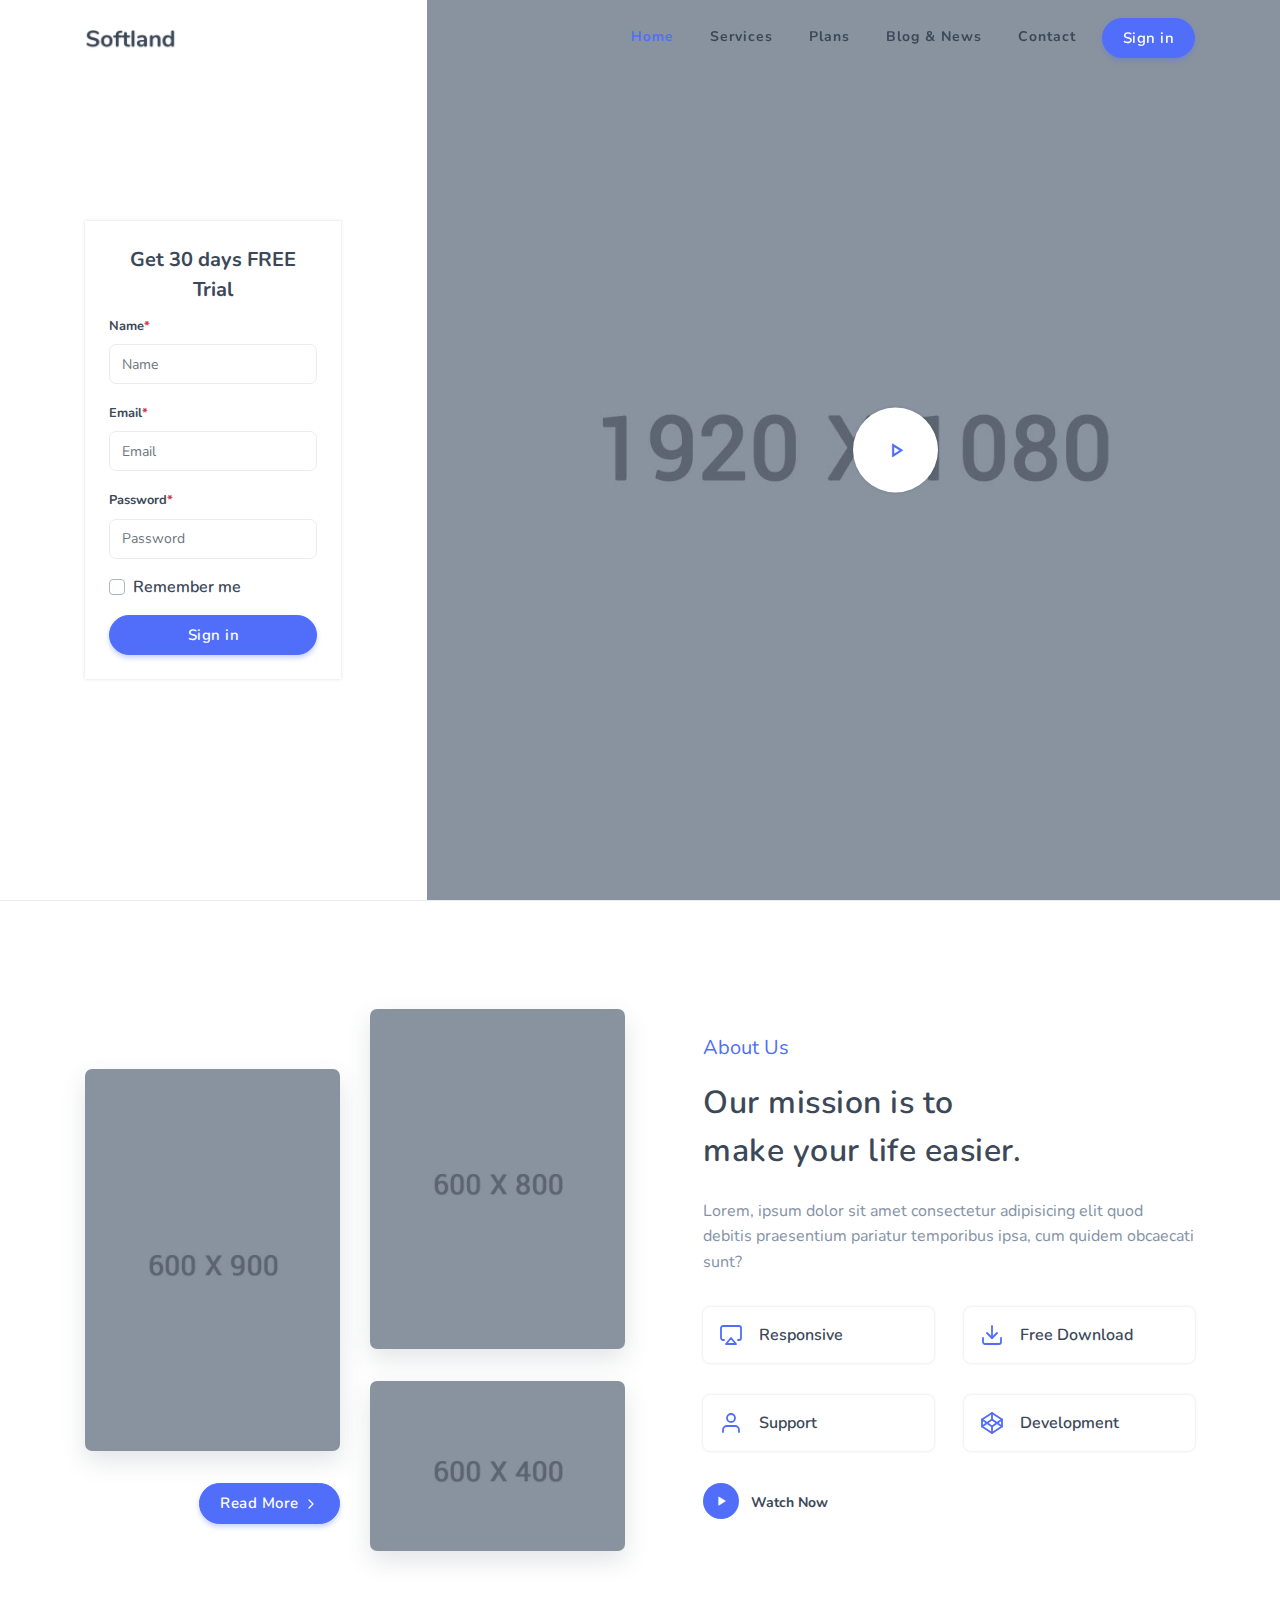
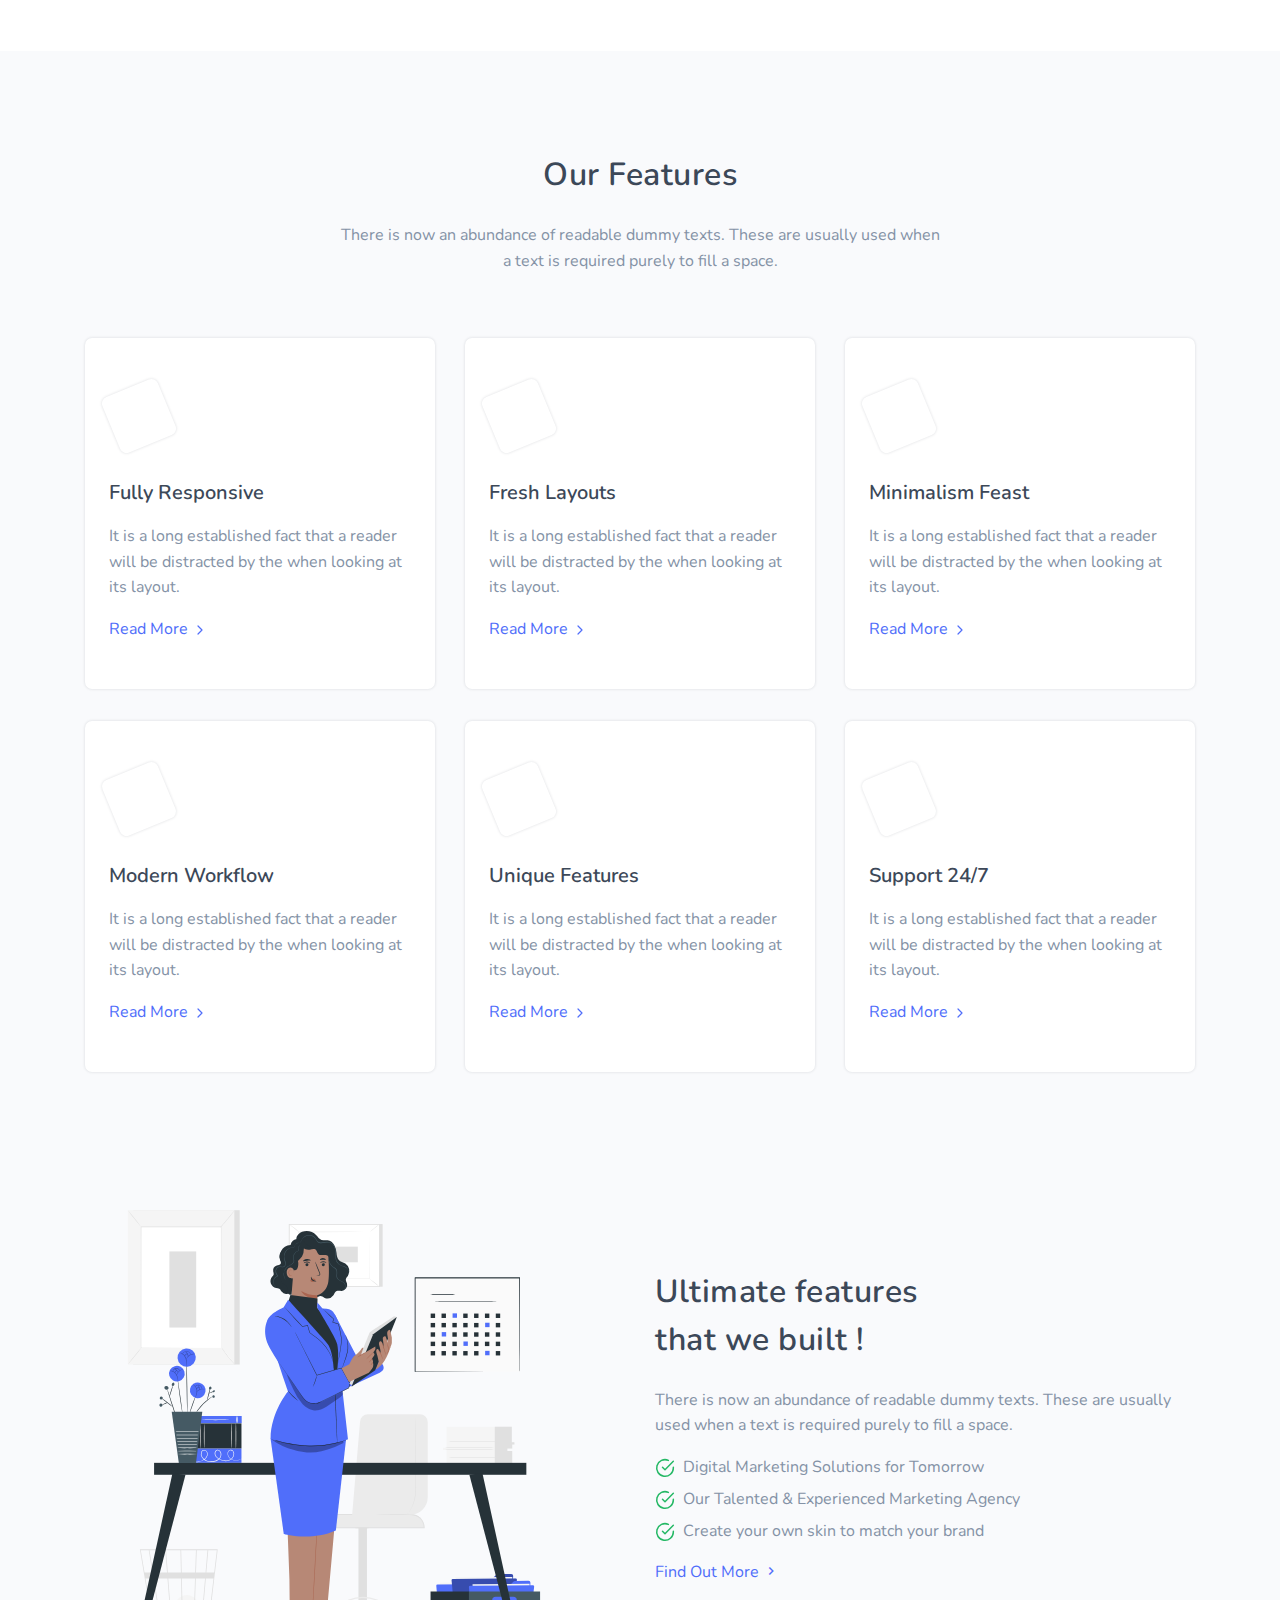
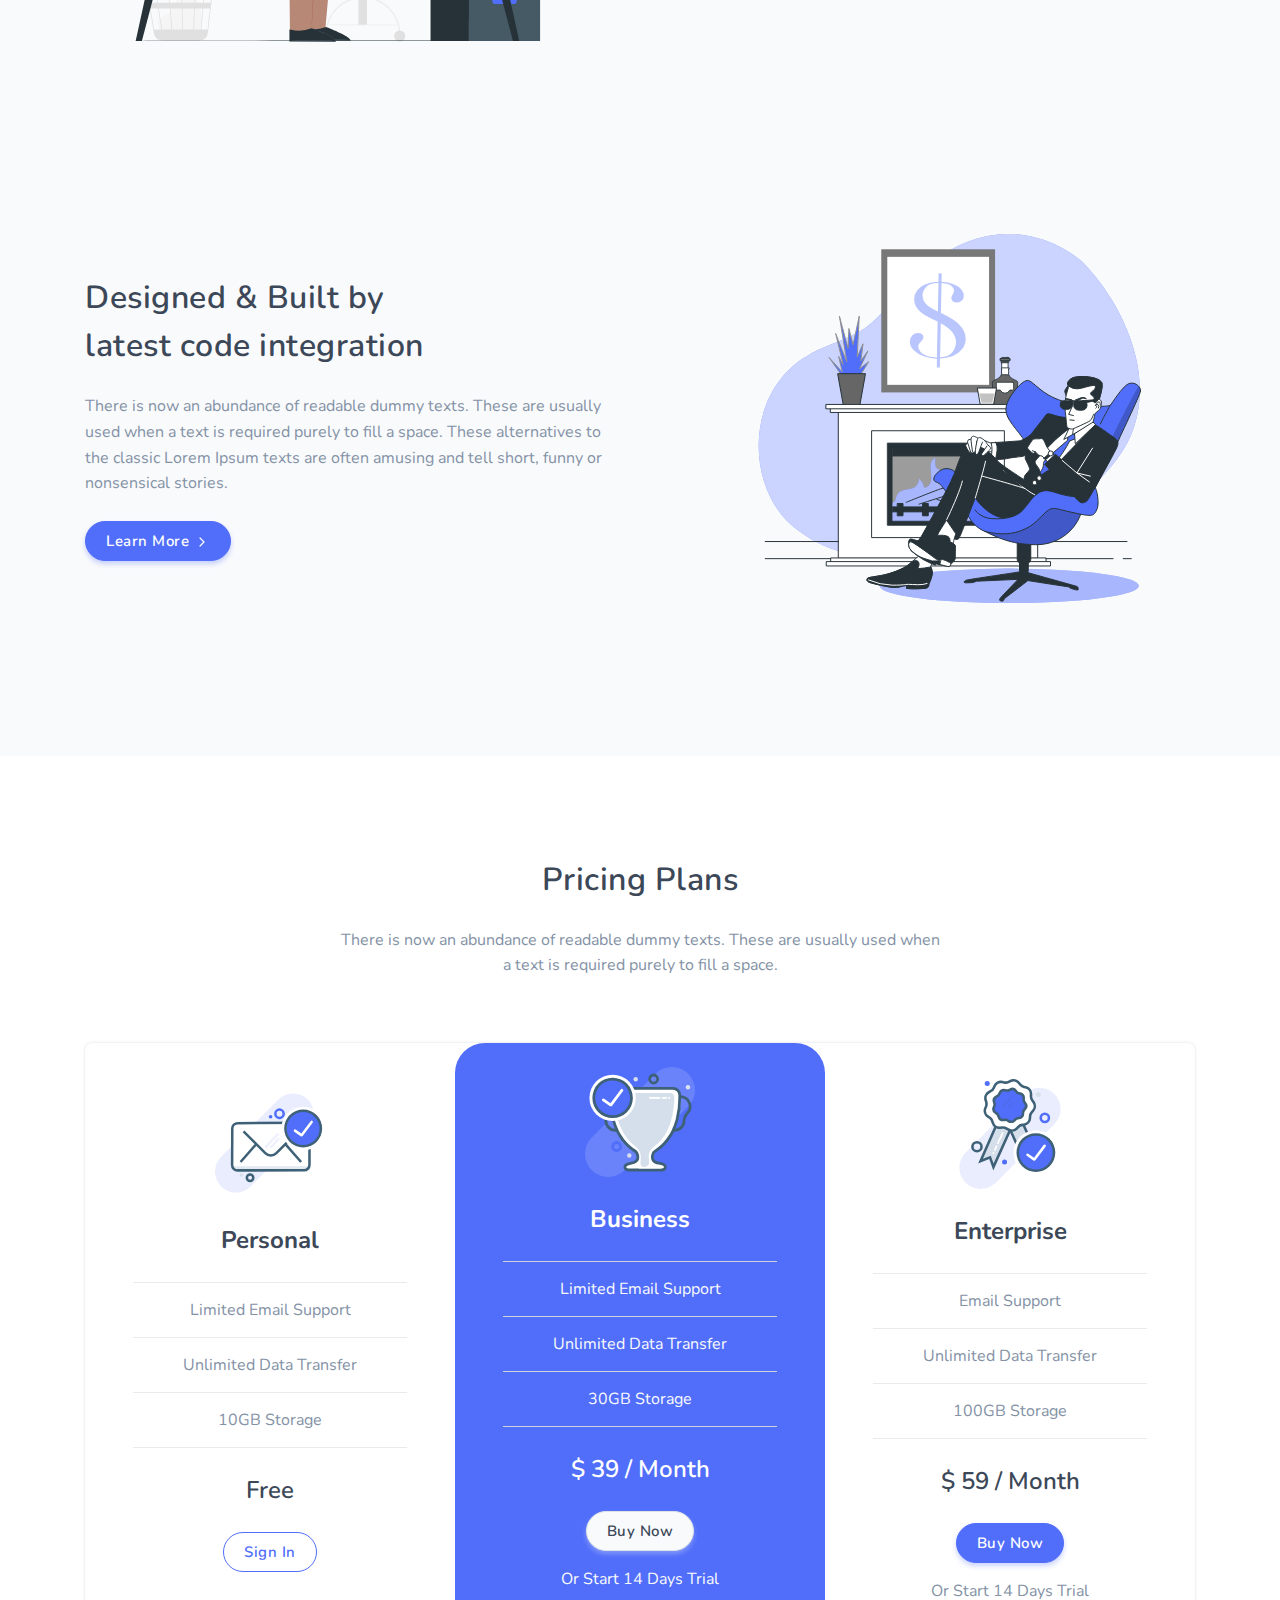
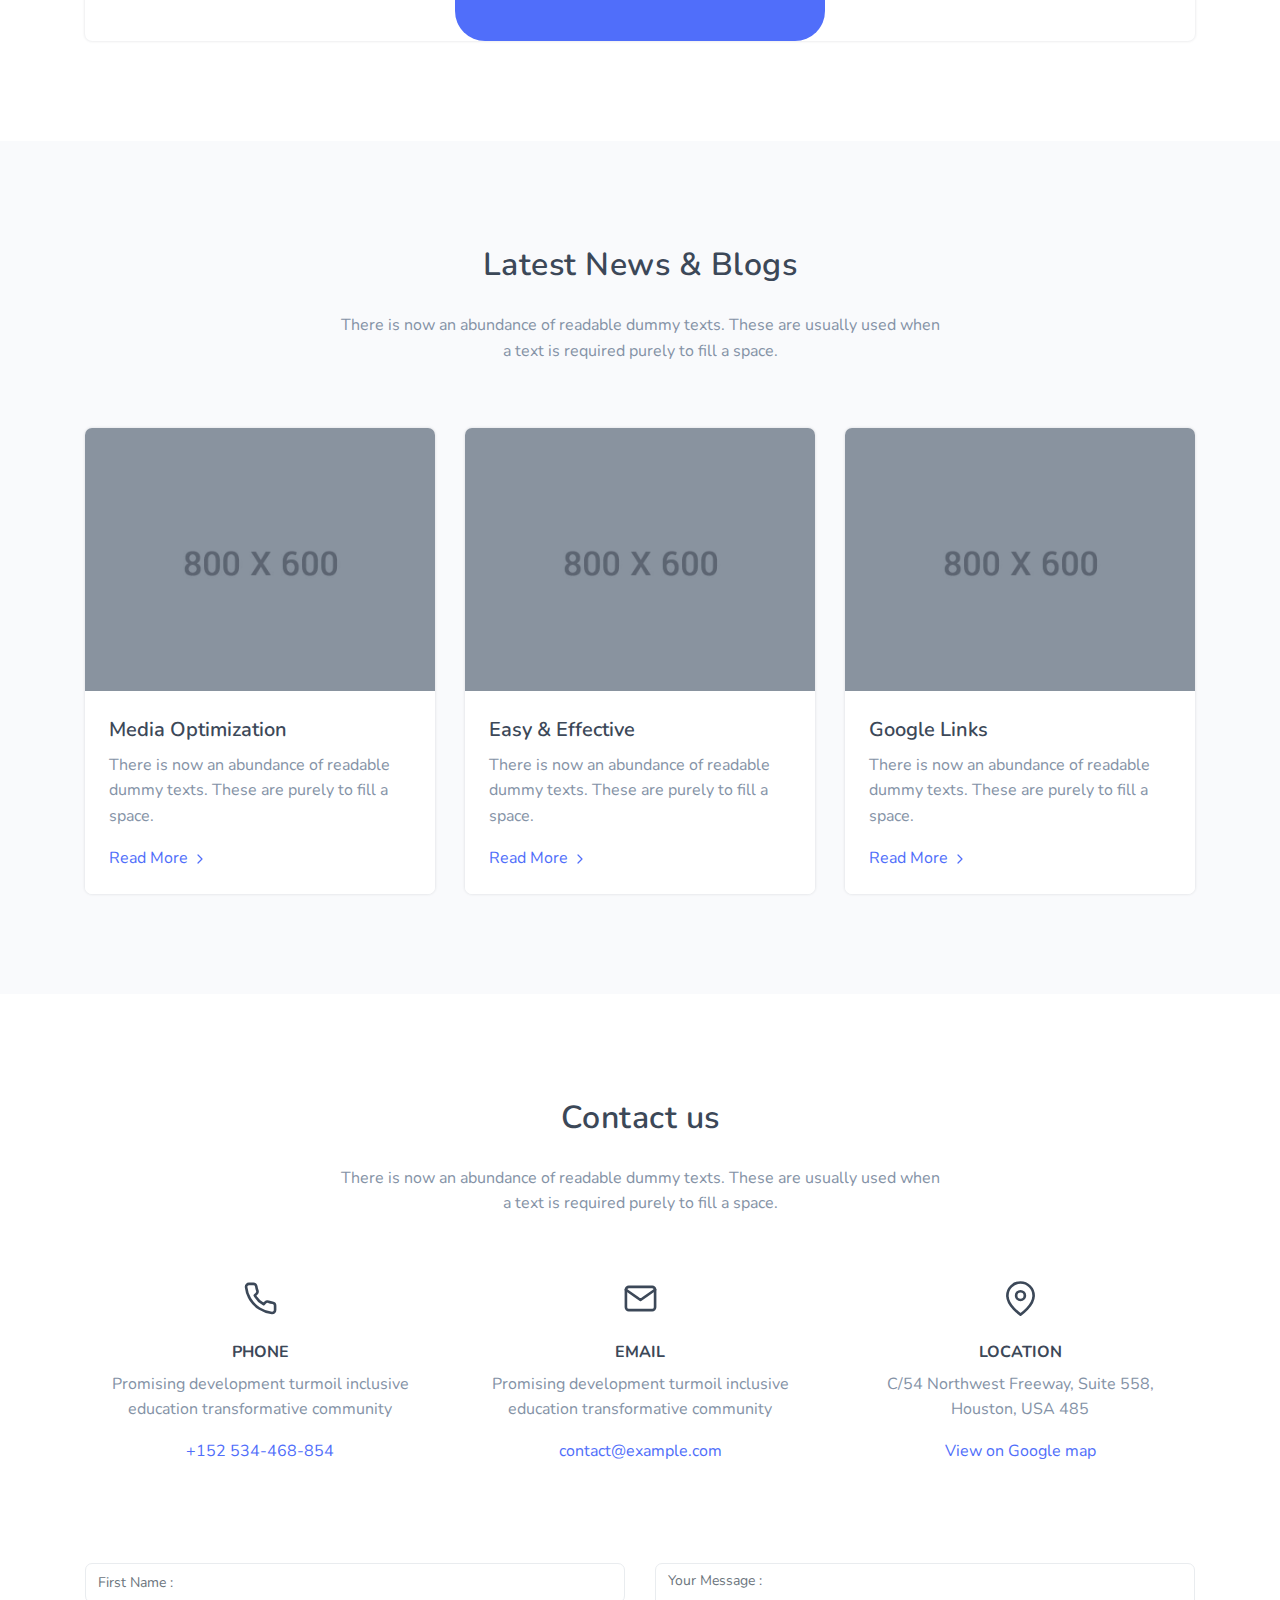
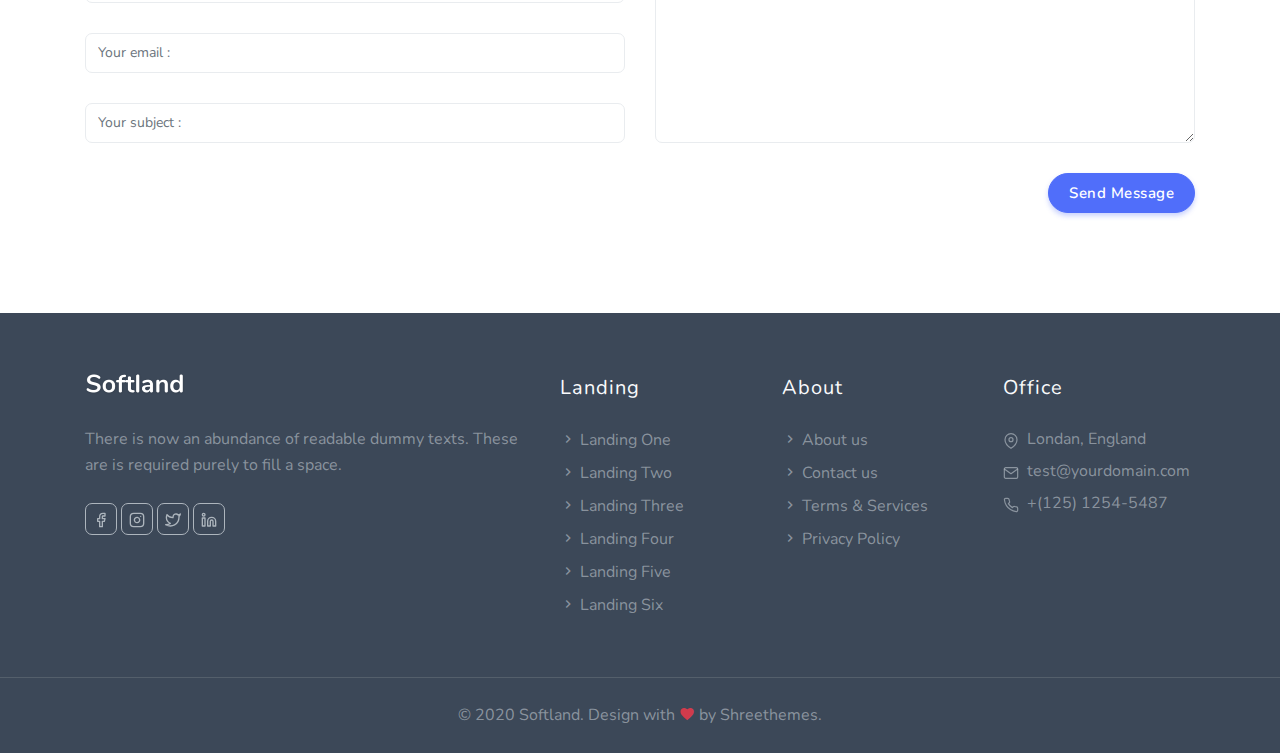
<file: 4/index-5.html>
<!DOCTYPE html>
    <html lang="en">

    <head>
        <meta charset="utf-8" />
        <title>Softland - Responsive Landing Template</title>
        <meta name="viewport" content="width=device-width, initial-scale=1.0">
        <meta name="description" content="Premium Bootstrap 4 Landing Page Template" />
        <meta name="keywords" content="bootstrap 4, premium, marketing, multipurpose" />
        <meta content="Shreethemes" name="author" />
        <!-- favicon -->
        <link rel="shortcut icon" href="images/favicon.ico">
        <!-- Bootstrap css -->
        <link href="css/bootstrap.min.css" rel="stylesheet" type="text/css" />
        <!-- Icons -->
        <link href="css/materialdesignicons.min.css" rel="stylesheet" type="text/css" />
        <link rel="stylesheet" href="https://unicons.iconscout.com/release/v2.1.5/css/unicons.css" />
        <!-- Icons -->
        <link href="css/magnific-popup.css" rel="stylesheet" type="text/css" />
        <!-- Main css File -->
        <link href="css/style.css" rel="stylesheet" type="text/css" />
        <link href="css/colors/default.css" rel="stylesheet" id="color-opt">

    </head>

    <body>
        <!-- Navbar STart -->
        <header id="topnav" class="defaultscroll sticky">
            <div class="container">
                <!-- Logo container-->
                <div>
                    <a class="logo" href="../index.html" target="_blank">
                        <!-- Softland -->
                        <img src="images/logo-dark.png" height="20" alt="">
                        <!-- <img src="images/logo-light.png" class="l-light" height="20" alt=""> -->
                    </a>
                </div>                 
                <div class="buy-button">
                    <a href="javascript:void(0)" class="btn btn-pills btn-primary">Sign in</a>
                </div><!--end login button--><!--end login button-->
                <!-- End Logo container-->
                <div class="menu-extras">
                    <div class="menu-item">
                        <!-- Mobile menu toggle-->
                        <a class="navbar-toggle">
                            <div class="lines">
                                <span></span>
                                <span></span>
                                <span></span>
                            </div>
                        </a>
                        <!-- End mobile menu toggle-->
                    </div>
                </div>
        
                <div id="navigation">
                    <!-- Navigation Menu-->   
                    <!-- <ul class="navigation-menu nav-light"> -->
                    <ul class="navigation-menu">
                        <li class="has-submenu active">
                            <a href="#home">Home</a>
                        </li>
                        <li class="has-submenu">
                            <a href="#service">Services</a>
                        </li>
                        <li class="has-submenu">
                            <a href="#price">Plans</a>
                        </li>
                        <li class="has-submenu">
                            <a href="#blog">Blog & News</a>
                        </li>
                        <li class="has-submenu">
                            <a href="#contact">Contact</a>
                        </li>
                    </ul><!--end navigation menu-->
                </div><!--end navigation-->
            </div><!--end container-->
        </header><!--end header-->
        <!-- Navbar End -->

        <!-- Start Home -->
        <section class="cover-user bg-white border-bottom" id="home">
            <div class="container-fluid px-0">
                <div class="row no-gutters position-relative">
                    <div class="col-lg-4 order-2">
                        <div class="cover-user-img d-flex align-items-center">
                            <div class="row">
                                <div class="col-12">
                                    <div class="shadow p-lg-4 px-4 py-5" style="z-index: 1">
                                        <h5 class="font-weight-bold text-center">Get 30 days FREE Trial</h5>
                                        <form class="login-form">
                                            <div class="row">
                                                <div class="col-lg-12">
                                                    <div class="form-group mb-3">
                                                        <label class="small font-weight-bold">Name<span class="text-danger">*</span></label>
                                                        <input name="name" id="name3" type="text" class="form-control border rounded" placeholder="Name" required="">
                                                    </div>
                                                </div>
            
                                                <div class="col-lg-12 col-md-6">
                                                    <div class="form-group mb-3">
                                                        <label class="small font-weight-bold">Email<span class="text-danger">*</span></label>
                                                        <input type="email" id="email3" class="form-control border rounded" placeholder="Email" name="email" required="">
                                                    </div>
                                                </div>
            
                                                <div class="col-lg-12 col-md-6">
                                                    <div class="form-group mb-3">
                                                        <label class="small font-weight-bold">Password<span class="text-danger">*</span></label>
                                                        <input type="password" class="form-control border rounded" placeholder="Password" required="">
                                                    </div>
                                                </div>
            
                                                <div class="col-lg-12">
                                                    <div class="custom-control custom-checkbox">
                                                        <input type="checkbox" class="custom-control-input" id="customCheck1">
                                                        <label class="custom-control-label h6" for="customCheck1">Remember me</label>
                                                    </div>
                                                </div>
                                                <div class="col-lg-12 mt-3 mb-0">
                                                    <button class="btn btn-pills btn-primary btn-block">Sign in</button>
                                                </div>
                                            </div>
                                        </form>
                                    </div>
                                </div><!--end col-->
                            </div><!--end row-->
                        </div> <!-- end about detail -->
                    </div> <!-- end col -->    

                    <div class="col-lg-8 offset-lg-4 d-flex w-100 padding-less img order-1" style="background-image:url('images/bg/bg2.jpg')">
                        <div class="position-relative" style="margin: 0 auto;">
                            <div class="play-icon">
                                <a href="http://vimeo.com/287684225" class="play-btn video-play-icon">
                                    <i class="mdi mdi-play mdi-18px text-primary rounded-circle bg-white shadow"></i>
                                </a>
                            </div>
                        </div>
                    </div><!-- end col -->    
                </div><!--end row-->
            </div><!--end container fluid-->
        </section><!--end section-->
        <!-- End Home -->


        <!-- About Start -->
        <section class="section" id="about">
            <div class="container">
                <div class="row align-items-center">
                    <div class="col-lg-6 col-md-6 order-2 order-md-1 mt-4 pt-2 mt-sm-0 opt-sm-0">
                        <div class="row align-items-center">
                            <div class="col-lg-6 col-md-6 col-6">
                                <div class="row">    
                                    <div class="col-lg-12 col-md-12 mt-4 pt-2">
                                        <div class="card work-desk rounded border-0 shadow-lg overflow-hidden">
                                            <img src="images/about/ab02.jpg" class="img-fluid" alt="Image">
                                            <div class="img-overlay bg-dark"></div>
                                            <a href="images/about/ab02.jpg" class="mfp-image">
                                                <div class="icon bg-primary text-center rounded-pill">
                                                    <i data-feather="plus" class="fea icons text-white icon-ex-md"></i>
                                                </div>
                                            </a>
                                        </div>
                                    </div><!--end col-->

                                    <div class="col-12">
                                        <div class="mt-4 pt-2 text-right">
                                            <a href="javascript:void(0)" class="btn btn-pills btn-primary">Read More <i data-feather="chevron-right" class="fea icon-sm"></i></a>
                                        </div>
                                    </div>
                                </div><!--end row-->
                            </div><!--end col-->

                            <div class="col-lg-6 col-md-6 col-6">
                                <div class="row">
                                    <div class="col-lg-12 col-md-12">
                                        <div class="card work-desk rounded border-0 shadow-lg overflow-hidden">
                                            <img src="images/about/ab03.jpg" class="img-fluid" alt="Image">
                                            <div class="img-overlay bg-dark"></div>
                                            <a href="images/about/ab03.jpg" class="mfp-image">
                                                <div class="icon bg-primary shadow-lg text-center rounded-pill">
                                                    <i data-feather="plus" class="fea icons text-white icon-ex-md"></i>
                                                </div>
                                            </a>
                                        </div>
                                    </div><!--end col-->
    
                                    <div class="col-lg-12 col-md-12 mt-4 pt-2">
                                        <div class="card work-desk rounded border-0 shadow-lg overflow-hidden">
                                            <img src="images/about/ab04.jpg" class="img-fluid" alt="Image">
                                            <div class="img-overlay bg-dark"></div>
                                            <a href="images/about/ab04.jpg" class="mfp-image">
                                                <div class="icon bg-primary shadow-lg text-center rounded-pill">
                                                    <i data-feather="plus" class="fea icons text-white icon-ex-md"></i>
                                                </div>
                                            </a>
                                        </div>
                                    </div><!--end col-->
                                </div><!--end row-->
                            </div><!--end col-->
                        </div><!--end row-->
                    </div><!--end col-->

                    <div class="col-lg-6 col-md-6 col-12 order-1 order-md-2">
                        <div class="section-title ml-lg-5">
                            <h5 class="text-primary font-weight-normal mb-3">About Us</h5>
                            <h4 class="title mb-4">Our mission is to <br> make your life easier.</h4>
                            <p class="text-muted mb-0">Lorem, ipsum dolor sit amet consectetur adipisicing elit quod debitis praesentium pariatur temporibus ipsa, cum quidem obcaecati sunt?</p>
                            
                            <div class="row">
                                <div class="col-lg-6 mt-4 pt-2">
                                    <div class="media align-items-center rounded shadow p-3">
                                        <i data-feather="airplay" class="fea text-primary"></i>
                                        <h6 class="ml-3 mb-0"><a href="javascript:void(0)" class="text-dark">Responsive</a></h6>
                                    </div>
                                </div>
                                <div class="col-lg-6 mt-4 pt-2">
                                    <div class="media align-items-center rounded shadow p-3">
                                        <i data-feather="download" class="fea text-primary"></i>
                                        <h6 class="ml-3 mb-0"><a href="javascript:void(0)" class="text-dark">Free Download</a></h6>
                                    </div>
                                </div>
                                <div class="col-lg-6 mt-4 pt-2">
                                    <div class="media align-items-center rounded shadow p-3">
                                        <i data-feather="user" class="fea text-primary"></i>
                                        <h6 class="ml-3 mb-0"><a href="javascript:void(0)" class="text-dark">Support</a></h6>
                                    </div>
                                </div>
                                <div class="col-lg-6 mt-4 pt-2">
                                    <div class="media align-items-center rounded shadow p-3">
                                        <i data-feather="codepen" class="fea text-primary"></i>
                                        <h6 class="ml-3 mb-0"><a href="javascript:void(0)" class="text-dark">Development</a></h6>
                                    </div>
                                </div>
                                <div class="col-12 mt-4 pt-2">
                                    <div class="watch-video">
                                        <a href="http://vimeo.com/99025203" class="video-play-icon watch font-weight-bold title-dark text-dark"><i class="mdi mdi-play play-icon-circle text-center d-inline-block mr-2 rounded-pill text-white title-dark position-relative play play-iconbar"></i> Watch Now</a>
                                    </div>
                                </div>
                            </div>
                        </div>
                    </div><!--end col-->
                </div><!--enr row-->
            </div><!--end container-->
        </section>
        <!-- End About -->

        <!-- Services Start -->
        <section class="section bg-light" id="service">
            <div class="container">
                <div class="row justify-content-center">
                    <div class="col-12">
                        <div class="section-title text-center mb-4 pb-2">
                            <h4 class="title mb-4">Our Features</h4>
                            <p class="text-muted para-desc mx-auto mb-0">There is now an abundance of readable dummy texts. These are usually used when a text is required purely to fill a space.</p>
                        </div>
                    </div><!--end col-->
                </div><!--end row-->

                <div class="row">
                    <div class="col-lg-4 col-md-6 col-12 mt-4 pt-2">
                        <div class="card service-wrapper rounded border-0 shadow px-4 py-5">
                            <div class="icon text-center text-primary h1 shadow rounded bg-white">
                                <i class="uim uim-airplay"></i>
                            </div>
                            <div class="content mt-4">
                                <h5 class="title">Fully Responsive</h5>
                                <p class="text-muted mt-3 mb-0">It is a long established fact that a reader will be distracted by the when looking at its layout.</p>
                                <div class="mt-3">
                                    <a href="javascript:void(0)" class="text-primary">Read More <i data-feather="chevron-right" class="fea icon-sm"></i></a>
                                </div>
                            </div>
                            <div class="big-icon h1 text-primary">
                                <i class="uim uim-airplay icons"></i>
                            </div>
                        </div>
                    </div><!--end col-->

                    <div class="col-lg-4 col-md-6 col-12 mt-4 pt-2">
                        <div class="card service-wrapper rounded border-0 shadow px-4 py-5">
                            <div class="icon text-center text-primary h1 shadow rounded bg-white">
                                <i class="uim uim-circle-layer"></i>
                            </div>
                            <div class="content mt-4">
                                <h5 class="title">Fresh Layouts</h5>
                                <p class="text-muted mt-3 mb-0">It is a long established fact that a reader will be distracted by the when looking at its layout.</p>
                                <div class="mt-3">
                                    <a href="javascript:void(0)" class="text-primary">Read More <i data-feather="chevron-right" class="fea icon-sm"></i></a>
                                </div>
                            </div>
                            <div class="big-icon h1 text-primary">
                                <i class="uim uim-circle-layer icons"></i>
                            </div>
                        </div>
                    </div><!--end col-->
                    
                    <div class="col-lg-4 col-md-6 col-12 mt-4 pt-2">
                        <div class="card service-wrapper rounded border-0 shadow px-4 py-5">
                            <div class="icon text-center text-primary h1 shadow rounded bg-white">
                                <i class="uim uim-signal-alt-3"></i>
                            </div>
                            <div class="content mt-4">
                                <h5 class="title">Minimalism Feast</h5>
                                <p class="text-muted mt-3 mb-0">It is a long established fact that a reader will be distracted by the when looking at its layout.</p>
                                <div class="mt-3">
                                    <a href="javascript:void(0)" class="text-primary">Read More <i data-feather="chevron-right" class="fea icon-sm"></i></a>
                                </div>
                            </div>
                            <div class="big-icon h1 text-primary">
                                <i class="uim uim-signal-alt-3 icons"></i>
                            </div>
                        </div>
                    </div><!--end col-->
                    
                    <div class="col-lg-4 col-md-6 col-12 mt-4 pt-2">
                        <div class="card service-wrapper rounded border-0 shadow px-4 py-5">
                            <div class="icon text-center text-primary h1 shadow rounded bg-white">
                                <i class="uim uim-flip-h-alt"></i>
                            </div>
                            <div class="content mt-4">
                                <h5 class="title">Modern Workflow</h5>
                                <p class="text-muted mt-3 mb-0">It is a long established fact that a reader will be distracted by the when looking at its layout.</p>
                                <div class="mt-3">
                                    <a href="javascript:void(0)" class="text-primary">Read More <i data-feather="chevron-right" class="fea icon-sm"></i></a>
                                </div>
                            </div>
                            <div class="big-icon h1 text-primary">
                                <i class="uim uim-flip-h-alt icons"></i>
                            </div>
                        </div>
                    </div><!--end col-->
                    
                    <div class="col-lg-4 col-md-6 col-12 mt-4 pt-2">
                        <div class="card service-wrapper rounded border-0 shadow px-4 py-5">
                            <div class="icon text-center text-primary h1 shadow rounded bg-white">
                                <i class="uim uim-flip-v"></i>
                            </div>
                            <div class="content mt-4">
                                <h5 class="title">Unique Features</h5>
                                <p class="text-muted mt-3 mb-0">It is a long established fact that a reader will be distracted by the when looking at its layout.</p>
                                <div class="mt-3">
                                    <a href="javascript:void(0)" class="text-primary">Read More <i data-feather="chevron-right" class="fea icon-sm"></i></a>
                                </div>
                            </div>
                            <div class="big-icon h1 text-primary">
                                <i class="uim uim-flip-v icons"></i>
                            </div>
                        </div>
                    </div><!--end col-->
                    
                    <div class="col-lg-4 col-md-6 col-12 mt-4 pt-2">
                        <div class="card service-wrapper rounded border-0 shadow px-4 py-5">
                            <div class="icon text-center text-primary h1 shadow rounded bg-white">
                                <i class="uim uim-clock"></i>
                            </div>
                            <div class="content mt-4">
                                <h5 class="title">Support 24/7</h5>
                                <p class="text-muted mt-3 mb-0">It is a long established fact that a reader will be distracted by the when looking at its layout.</p>
                                <div class="mt-3">
                                    <a href="javascript:void(0)" class="text-primary">Read More <i data-feather="chevron-right" class="fea icon-sm"></i></a>
                                </div>
                            </div>
                            <div class="big-icon h1 text-primary">
                                <i class="uim uim-clock"></i>
                            </div>
                        </div>
                    </div><!--end col-->
                </div><!--end row-->
            </div><!--end container-->
            
            <div class="container mt-100 mt-60">
                <div class="row align-items-center">
                    <div class="col-lg-6 col-md-6">
                        <div class="mr-lg-5">
                            <img src="images/illu/Businesswoman.svg" class="img-fluid" alt="">
                        </div>
                    </div><!--end col-->

                    <div class="col-lg-6 col-md-6 mt-4 mt-sm-0 pt-2 pt-sm-0">
                        <div class="section-title">
                            <h2 class="text-primary">
                                <i class="uim uim-google-play"></i>
                            </h2>
                            <h4 class="title mt-3 mb-4">Ultimate features <br> that we built !</h4>
                            <p class="text-muted para-desc">There is now an abundance of readable dummy texts. These are usually used when a text is required purely to fill a space.</p>
                            <ul class="list-unstyled feature-list text-muted">
                                <li class="mt-2"><i data-feather="check-circle" class="fea icon-ex-md text-success mr-2"></i>Digital Marketing Solutions for Tomorrow</li>
                                <li class="mt-2"><i data-feather="check-circle" class="fea icon-ex-md text-success mr-2"></i>Our Talented & Experienced Marketing Agency</li>
                                <li class="mt-2"><i data-feather="check-circle" class="fea icon-ex-md text-success mr-2"></i>Create your own skin to match your brand</li>
                            </ul>
                            <a href="javascript:void(0)" class="mt-3 text-primary">Find Out More <i class="mdi mdi-chevron-right"></i></a>
                        </div>
                    </div><!--end col-->
                </div><!--end row-->
            </div><!--end container-->

            <div class="container mt-100 mt-60">
                <div class="row align-items-center">
                    <div class="col-lg-6 col-md-6 order-1 order-md-2">
                        <div class="ml-lg-5">
                            <img src="images/illu/Businessman.svg" class="img-fluid" alt="">
                        </div>
                    </div><!--end col-->

                    <div class="col-lg-6 col-md-6 order-2 order-md-1 mt-4 mt-sm-0 pt-2 pt-sm-0">
                        <div class="section-title">
                            <h2 class="text-primary">
                                <i class="uim uim-google-drive"></i>
                            </h2>
                            <h4 class="title mt-3 mb-4">Designed & Built by <br> latest code integration</h4>
                            <p class="text-muted para-desc">There is now an abundance of readable dummy texts. These are usually used when a text is required purely to fill a space. These alternatives to the classic Lorem Ipsum texts are often amusing and tell short, funny or nonsensical stories.</p>
                            <div class="mt-4">
                                <a href="javascript:void(0)" class="btn btn-pills btn-primary">Learn More <i data-feather="chevron-right" class="fea icon-sm"></i></a>
                            </div>
                        </div>
                    </div><!--end col-->
                </div><!--end row-->
            </div><!--end container-->
        </section><!--end section-->
        <!-- Services End -->

        <!-- Start Pricing -->
        <section class="section" id="price">
            <div class="container">
                <div class="row justify-content-center">
                    <div class="col-12">
                        <div class="section-title text-center mb-4 pb-2">
                            <h4 class="title mb-4">Pricing Plans</h4>
                            <p class="text-muted para-desc mx-auto mb-0">There is now an abundance of readable dummy texts. These are usually used when a text is required purely to fill a space.</p>
                        </div>
                    </div><!--end col-->
                </div><!--end row-->

                <div class="row no-gutters mt-4 pt-2">
                    <div class="col-12 rounded shadow">
                        <div class="row align-items-center no-gutters pricing-table">
                            <div class="col-md-4 py-4">
                                <div class="pricing-plan px-md-5 px-4 pb-4 borders text-center">
                                    <img src="images/illu/free.svg" alt="" class="avatar avatar-medium">
                                    <h4 class="my-4 font-weight-bold">Personal</h4>
                                    <ul class="pricing-features text-muted list-unstyled">
                                        <li class="pricing-features-item">Limited Email Support</li>
                                        <li class="pricing-features-item">Unlimited Data Transfer</li>
                                        <li class="pricing-features-item">10GB Storage</li>
                                    </ul>
                                    <h4 class="pricing-rate my-4">Free</h4>
                                    <a href="javascript:void(0)" class="btn btn-pills btn-outline-primary">Sign In</a>
                                </div>
                            </div><!--end col-->

                            <div class="col-md-4 py-4 bg-primary rounded-pill">
                                <div class="pricing-plan business-plan px-md-5 px-4 pb-4 borders text-center">
                                    <img src="images/illu/business.svg" alt="" class="avatar avatar-medium">
                                    <h4 class="my-4 font-weight-bold text-white">Business</h4>
                                    <ul class="pricing-features text-light list-unstyled">
                                        <li class="pricing-features-item">Limited Email Support</li>
                                        <li class="pricing-features-item">Unlimited Data Transfer</li>
                                        <li class="pricing-features-item">30GB Storage</li>
                                    </ul>
                                    <h4 class="text-white my-4 pricing-rate">$ 39 / Month</h4>
                                    <a href="javascript:void(0)" class="btn btn-pills btn-light">Buy Now</a>
                                    <p class="text-light mt-3 mb-0">Or Start 14 Days Trial</p>
                                </div>
                            </div><!--end col-->

                            <div class="col-md-4 py-4">
                                <div class="pricing-plan px-md-5 px-4 text-center">
                                    <img src="images/illu/enterprise.svg" alt="" class="avatar avatar-medium">
                                    <h4 class="my-4 font-weight-bold">Enterprise</h4>
                                    <ul class="pricing-features text-muted list-unstyled">
                                        <li class="pricing-features-item">Email Support</li>
                                        <li class="pricing-features-item">Unlimited Data Transfer</li>
                                        <li class="pricing-features-item">100GB Storage</li>
                                    </ul>
                                    <h4 class="pricing-rate my-4">$ 59 / Month</h4>
                                    <a href="javascript:void(0)" class="btn btn-pills btn-primary">Buy Now</a>
                                    <p class="text-muted mt-3 mb-0">Or Start 14 Days Trial</p>
                                </div>
                            </div><!--end col-->
                        </div><!--end row-->
                    </div><!--end col-->
                </div><!--end row-->
            </div><!--end container-->
        </section><!--end section-->
        <!-- Start Pricing -->

        <!-- Start Blog -->
        <section class="section bg-light" id="blog">
            <div class="container">
                <div class="row justify-content-center">
                    <div class="col-12">
                        <div class="section-title text-center mb-4 pb-2">
                            <h4 class="title mb-4">Latest News & Blogs</h4>
                            <p class="text-muted para-desc mx-auto mb-0">There is now an abundance of readable dummy texts. These are usually used when a text is required purely to fill a space.</p>
                        </div>
                    </div><!--end col-->
                </div><!--end row-->

                <div class="row">
                    <div class="col-lg-4 col-md-6 col-12 mt-4 pt-2">
                        <div class="card blog-post border-0 shadow rounded position-relative overflow-hidden">
                            <img src="images/blog/01.jpg" class="img-fluid" alt="">
                            <div class="card-body content p-4 bg-white">
                                <h5><a href="javascript:void(0)" class="card-title title text-dark">Media Optimization</a></h5>
                                <p class="text-muted">There is now an abundance of readable dummy texts. These are purely to fill a space.</p>
                                <a href="javascript:void(0)" class="text-primary">Read More <i data-feather="chevron-right" class="fea icon-sm"></i></a>
                            </div>
                        </div>
                    </div><!--end col-->
                    
                    <div class="col-lg-4 col-md-6 col-12 mt-4 pt-2">
                        <div class="card blog-post border-0 shadow rounded position-relative overflow-hidden">
                            <img src="images/blog/02.jpg" class="img-fluid" alt="">
                            <div class="card-body content p-4 bg-white">
                                <h5><a href="javascript:void(0)" class="card-title title text-dark">Easy & Effective</a></h5>
                                <p class="text-muted">There is now an abundance of readable dummy texts. These are purely to fill a space.</p>
                                <a href="javascript:void(0)" class="text-primary">Read More <i data-feather="chevron-right" class="fea icon-sm"></i></a>
                            </div>
                        </div>
                    </div><!--end col-->
                    
                    <div class="col-lg-4 col-md-6 col-12 mt-4 pt-2">
                        <div class="card blog-post border-0 shadow rounded position-relative overflow-hidden">
                            <img src="images/blog/03.jpg" class="img-fluid" alt="">
                            <div class="card-body content p-4 bg-white">
                                <h5><a href="javascript:void(0)" class="card-title title text-dark">Google Links</a></h5>
                                <p class="text-muted">There is now an abundance of readable dummy texts. These are purely to fill a space.</p>
                                <a href="javascript:void(0)" class="text-primary">Read More <i data-feather="chevron-right" class="fea icon-sm"></i></a>
                            </div>
                        </div>
                    </div><!--end col-->
                </div><!--end row-->
            </div><!--end container-->
        </section><!--end section-->
        <!-- End Blog -->

        <!-- Start COntact -->
        <section class="section" id="contact">
            <div class="container">
                <div class="row justify-content-center">
                    <div class="col-12">
                        <div class="section-title text-center mb-4 pb-2">
                            <h4 class="title mb-4">Contact us</h4>
                            <p class="text-muted para-desc mx-auto mb-0">There is now an abundance of readable dummy texts. These are usually used when a text is required purely to fill a space.</p>
                        </div>
                    </div><!--end col-->
                </div><!--end row-->

                <div class="row">
                    <div class="col-md-4 mt-4 pt-2">
                        <div class="contact-detail text-center">
                            <div class="icon">
                                <i data-feather="phone" class="fea icon-md"></i>
                            </div>
                            <div class="content mt-4">
                                <h6 class="title text-uppercase font-weight-bold">Phone</h6>
                                <p class="text-muted">Promising development turmoil inclusive education transformative community</p>
                                <a href="tel:+152534-468-854" class="text-primary">+152 534-468-854</a>
                            </div>  
                        </div>
                    </div><!--end col-->
                    
                    <div class="col-md-4 mt-4 pt-2">
                        <div class="contact-detail text-center">
                            <div class="icon">
                                <i data-feather="mail" class="fea icon-md"></i>
                            </div>
                            <div class="content mt-4">
                                <h6 class="title text-uppercase font-weight-bold">Email</h6>
                                <p class="text-muted">Promising development turmoil inclusive education transformative community</p>
                                <a href="mailto:contact@example.com" class="text-primary">contact@example.com</a>
                            </div>  
                        </div>
                    </div><!--end col-->
                    
                    <div class="col-md-4 mt-4 pt-2">
                        <div class="contact-detail text-center">
                            <div class="icon">
                                <i data-feather="map-pin" class="fea icon-md"></i>
                            </div>
                            <div class="content mt-4">
                                <h6 class="title text-uppercase font-weight-bold">Location</h6>
                                <p class="text-muted">C/54 Northwest Freeway, Suite 558, <br>Houston, USA 485</p>
                                <a href="https://www.google.com/maps/embed?pb=!1m10!1m8!1m3!1d6030.418742494061!2d-111.34563870463673!3d26.01036670629853!3m2!1i1024!2i768!4f13.1!5e0!3m2!1ses-419!2smx!4v1471908546569" class="video-play-icon text-primary">View on Google map</a>
                            </div>  
                        </div>
                    </div><!--end col-->
                </div><!--end row-->
            </div><!--end container-->
            
            <div class="container mt-100 mt-60">
                <div class="row justify-content-center">
                    <div class="col-lg-12">
                        <div class="custom-form mb-sm-30">
                            <div id="message"></div>
                            <form method="post" action="php/contact.php" name="contact-form" id="contact-form">
                                <div class="row">
                                    <div class="col-lg-6">
                                        <div class="row">
                                            <div class="col-lg-12 col-md-6">
                                                <div class="form-group">
                                                    <input name="name" id="name" type="text" class="form-control border rounded" placeholder="First Name :">
                                                </div>
                                            </div><!--end col-->
                                            <div class="col-lg-12 col-md-6">
                                                <div class="form-group">
                                                    <input name="email" id="email" type="email" class="form-control border rounded" placeholder="Your email :">
                                                </div> 
                                            </div><!--end col-->
                                            <div class="col-lg-12">
                                                <div class="form-group">
                                                    <input name="subject" id="subject" class="form-control border rounded" placeholder="Your subject :">
                                                </div>                                                                               
                                            </div><!--end col-->
                                        </div><!--end row-->
                                    </div><!--end col-->

                                    <div class="col-lg-6">
                                        <div class="form-group">
                                            <textarea name="comments" id="comments" rows="4" class="form-control border rounded" placeholder="Your Message :"></textarea>
                                        </div>
                                    </div><!--end col-->
                                </div><!--end row-->
                                <div class="row">
                                    <div class="col-sm-12 text-right">
                                        <input type="submit" id="submit" name="send" class="submitBnt btn btn-pills btn-primary" value="Send Message">
                                        <div id="simple-msg"></div>
                                    </div><!--end col-->
                                </div><!--end row-->
                            </form><!--end form-->
                        </div><!--end custom-form-->
                    </div><!--end col-->
                </div><!--end row-->
            </div><!--end container-->
        </section><!--end section-->
        <!-- End COntact -->

        <!-- Start Footer -->
        <footer class="bg-dark">
            <div class="container">
                <div class="row">
                    <div class="col-lg-5 col-md-12">
                        <a class="logo-footer" href="#">
                            <img src="images/logo-light.png" height="22" class="mb-2" alt="">
                        </a>
                        <p class="mt-4">There is now an abundance of readable dummy texts. These are is required purely to fill a space.</p>
                        <ul class="list-unstyled social-icon social mb-0 mt-4">
                            <li class="list-inline-item"><a href="javascript:void(0)" class="rounded"><i data-feather="facebook" class="fea icon-sm fea-social"></i></a></li>
                            <li class="list-inline-item"><a href="javascript:void(0)" class="rounded"><i data-feather="instagram" class="fea icon-sm fea-social"></i></a></li>
                            <li class="list-inline-item"><a href="javascript:void(0)" class="rounded"><i data-feather="twitter" class="fea icon-sm fea-social"></i></a></li>
                            <li class="list-inline-item"><a href="javascript:void(0)" class="rounded"><i data-feather="linkedin" class="fea icon-sm fea-social"></i></a></li>
                        </ul><!--end icon-->
                    </div>

                    <div class="col-lg-7 col-12">
                        <div class="row">
                            <div class="col-lg-4 col-md-4 col-12 mt-4 pt-2 mt-lg-0 pt-lg-0">
                                <h5 class="text-light footer-head font-weight-normal mb-0">Landing</h5>
                                <ul class="list-unstyled footer-list mt-4">
                                    <li><a href="javascript:void(0)" class="text-foot"><i class="mdi mdi-chevron-right mr-1"></i>Landing One</a></li>
                                    <li><a href="javascript:void(0)" class="text-foot"><i class="mdi mdi-chevron-right mr-1"></i>Landing Two</a></li>
                                    <li><a href="javascript:void(0)" class="text-foot"><i class="mdi mdi-chevron-right mr-1"></i>Landing Three</a></li>
                                    <li><a href="javascript:void(0)" class="text-foot"><i class="mdi mdi-chevron-right mr-1"></i>Landing Four</a></li>
                                    <li><a href="javascript:void(0)" class="text-foot"><i class="mdi mdi-chevron-right mr-1"></i>Landing Five</a></li>
                                    <li><a href="javascript:void(0)" class="text-foot"><i class="mdi mdi-chevron-right mr-1"></i>Landing Six</a></li>
                                </ul>
                            </div>
                            
                            <div class="col-lg-4 col-md-4 col-12 mt-4 pt-2 mt-lg-0 pt-lg-0">
                                <h5 class="text-light footer-head font-weight-normal mb-0">About</h5>
                                <ul class="list-unstyled footer-list mt-4">
                                    <li><a href="javascript:void(0)" class="text-foot"><i class="mdi mdi-chevron-right mr-1"></i>About us</a></li>
                                    <li><a href="javascript:void(0)" class="text-foot"><i class="mdi mdi-chevron-right mr-1"></i>Contact us</a></li>
                                    <li><a href="javascript:void(0)" class="text-foot"><i class="mdi mdi-chevron-right mr-1"></i>Terms & Services</a></li>
                                    <li><a href="javascript:void(0)" class="text-foot"><i class="mdi mdi-chevron-right mr-1"></i>Privacy Policy</a></li>
                                </ul>
                            </div>
                            
                            <div class="col-lg-4 col-md-4 col-12 mt-4 pt-2 mt-lg-0 pt-lg-0">
                                <h5 class="text-light footer-head font-weight-normal mb-0">Office</h5>
                                <ul class="list-unstyled footer-list mt-4">
                                    <li><i data-feather="map-pin" class="fea icon-sm mr-2"></i><a href="javascript:void(0)" class="text-foot">Londan, England</a></li>
                                    <li><i data-feather="mail" class="fea icon-sm mr-2"></i><a href="mailto:contact@example.com" class="text-foot">test@yourdomain.com</a></li>
                                    <li><i data-feather="phone" class="fea icon-sm mr-2"></i><a href="tel:+152534-468-854" class="text-foot">+(125) 1254-5487</a></li>
                                </ul>
                            </div>
                        </div>
                    </div>
                </div>
            </div>
        </footer>
        <footer class="bg-dark footer-bar py-4">
            <div class="container">
                <div class="row justify-content-center">
                    <div class="col-12 text-center">
                        <p class="foot-color mb-0">© 2020 Softland. Design with <i class="mdi mdi-heart text-danger"></i> by Shreethemes.</p>
                    </div>
                </div>
            </div>
        </footer>
        <!-- End Footer -->

        <!-- Back to top -->
        <a href="#" class="back-to-top rounded text-center" id="back-to-top"> 
            <i class="mdi mdi-chevron-up d-block"> </i> 
        </a>
        <!-- Back to top -->
        
        <!-- javascript -->
        <script src="js/jquery.min.js"></script>
        <script src="js/bootstrap.bundle.min.js"></script>
        <script src="js/jquery.easing.min.js"></script>
        <script src="js/scrollspy.min.js"></script>
        <!-- Magnific popup -->
        <script src="js/jquery.magnific-popup.min.js"></script>
        <script src="js/magnific.init.js"></script>
        <!-- Icons -->
        <script src="https://unicons.iconscout.com/release/v2.1.5/script/monochrome/bundle.js"></script>
        <script src="js/feather.min.js"></script>
        <!-- Contact -->
        <script src="js/contact.js"></script>
        <!-- Main Js -->
        <script src="js/app.js"></script>
    </body>
</html>
</file>
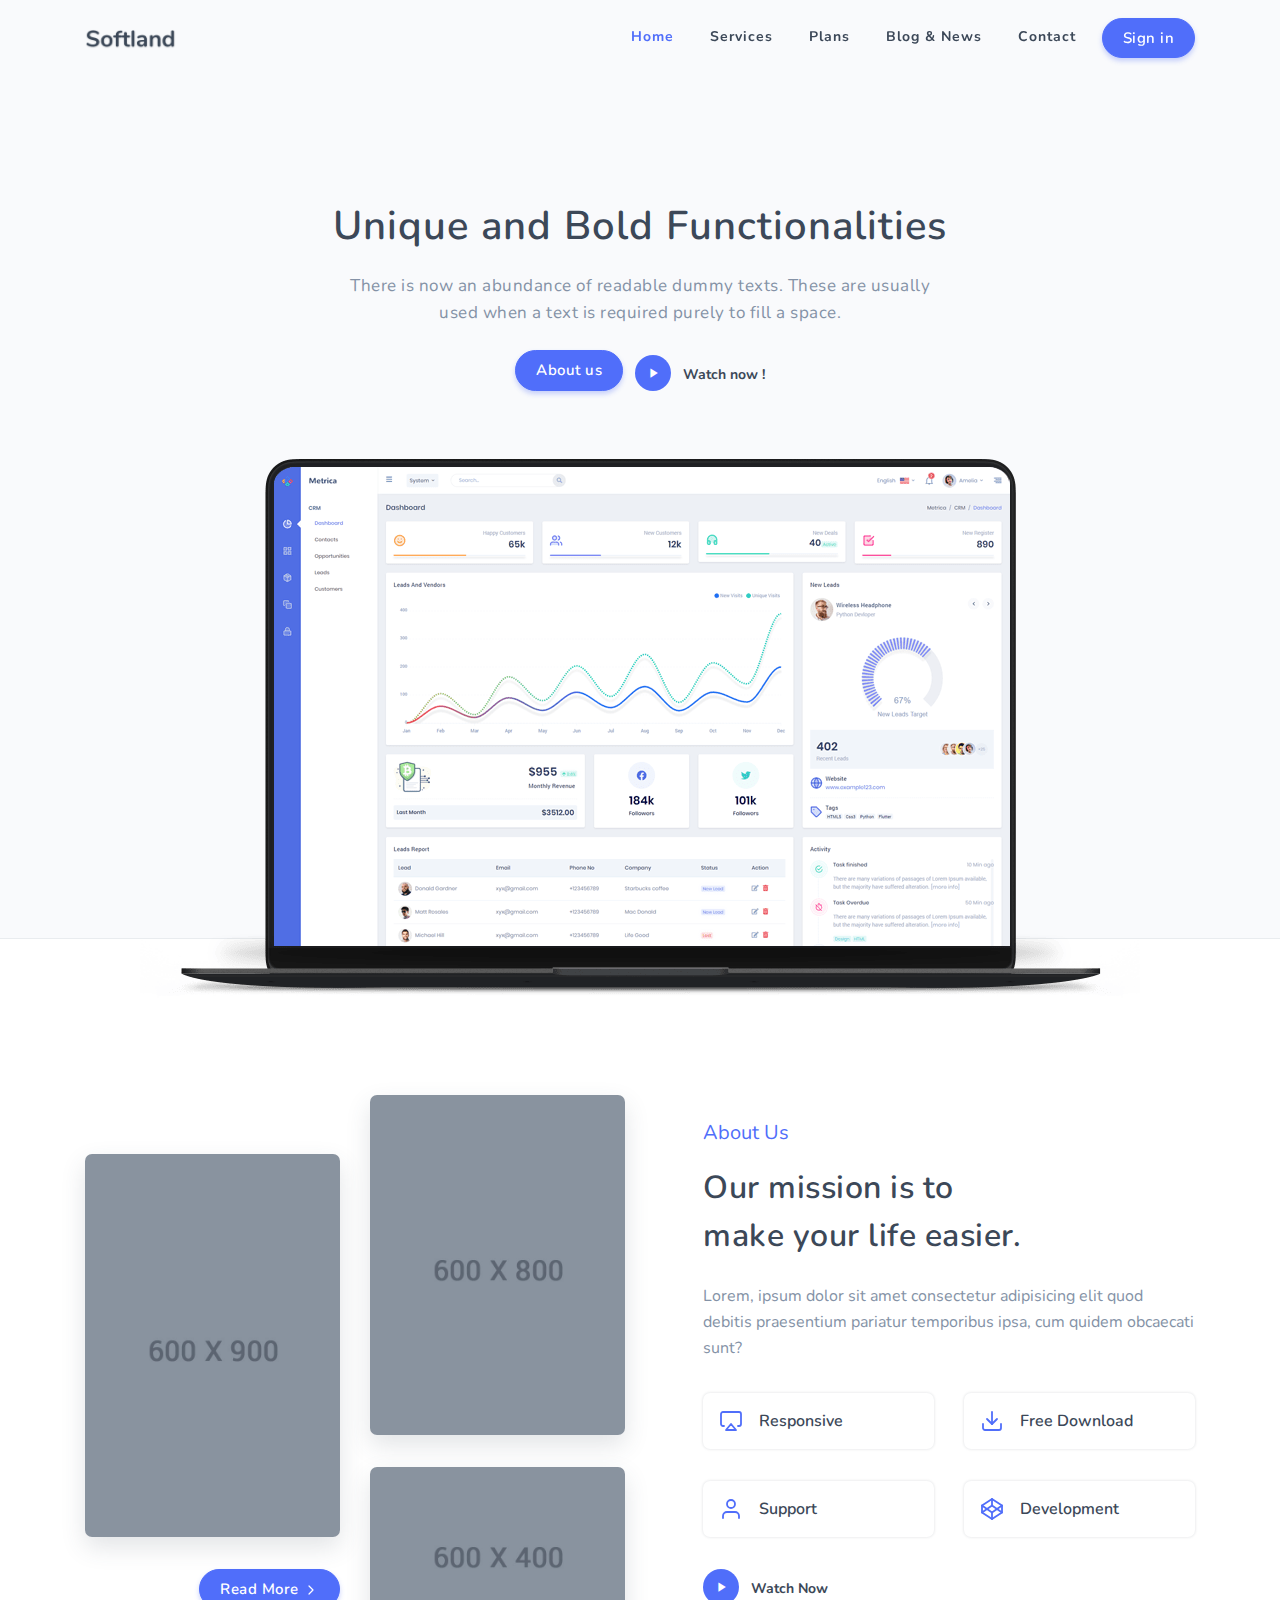
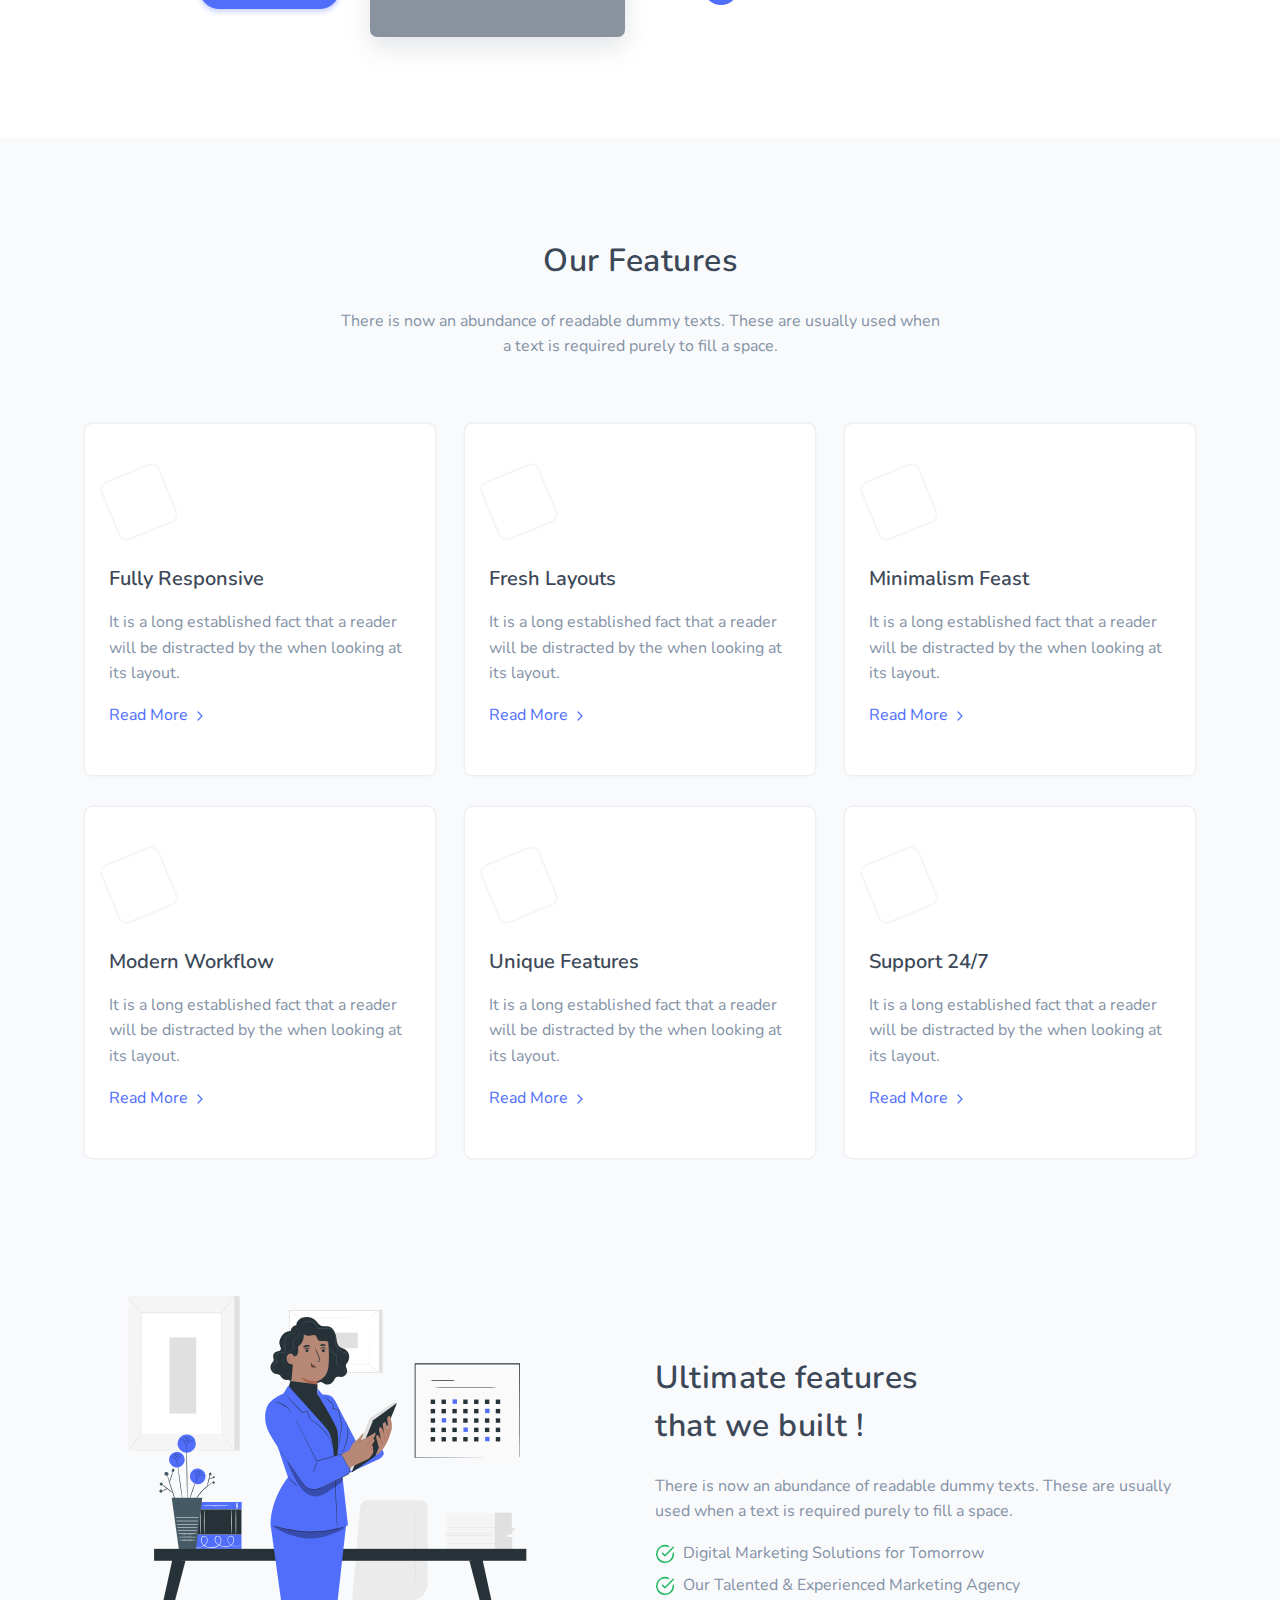
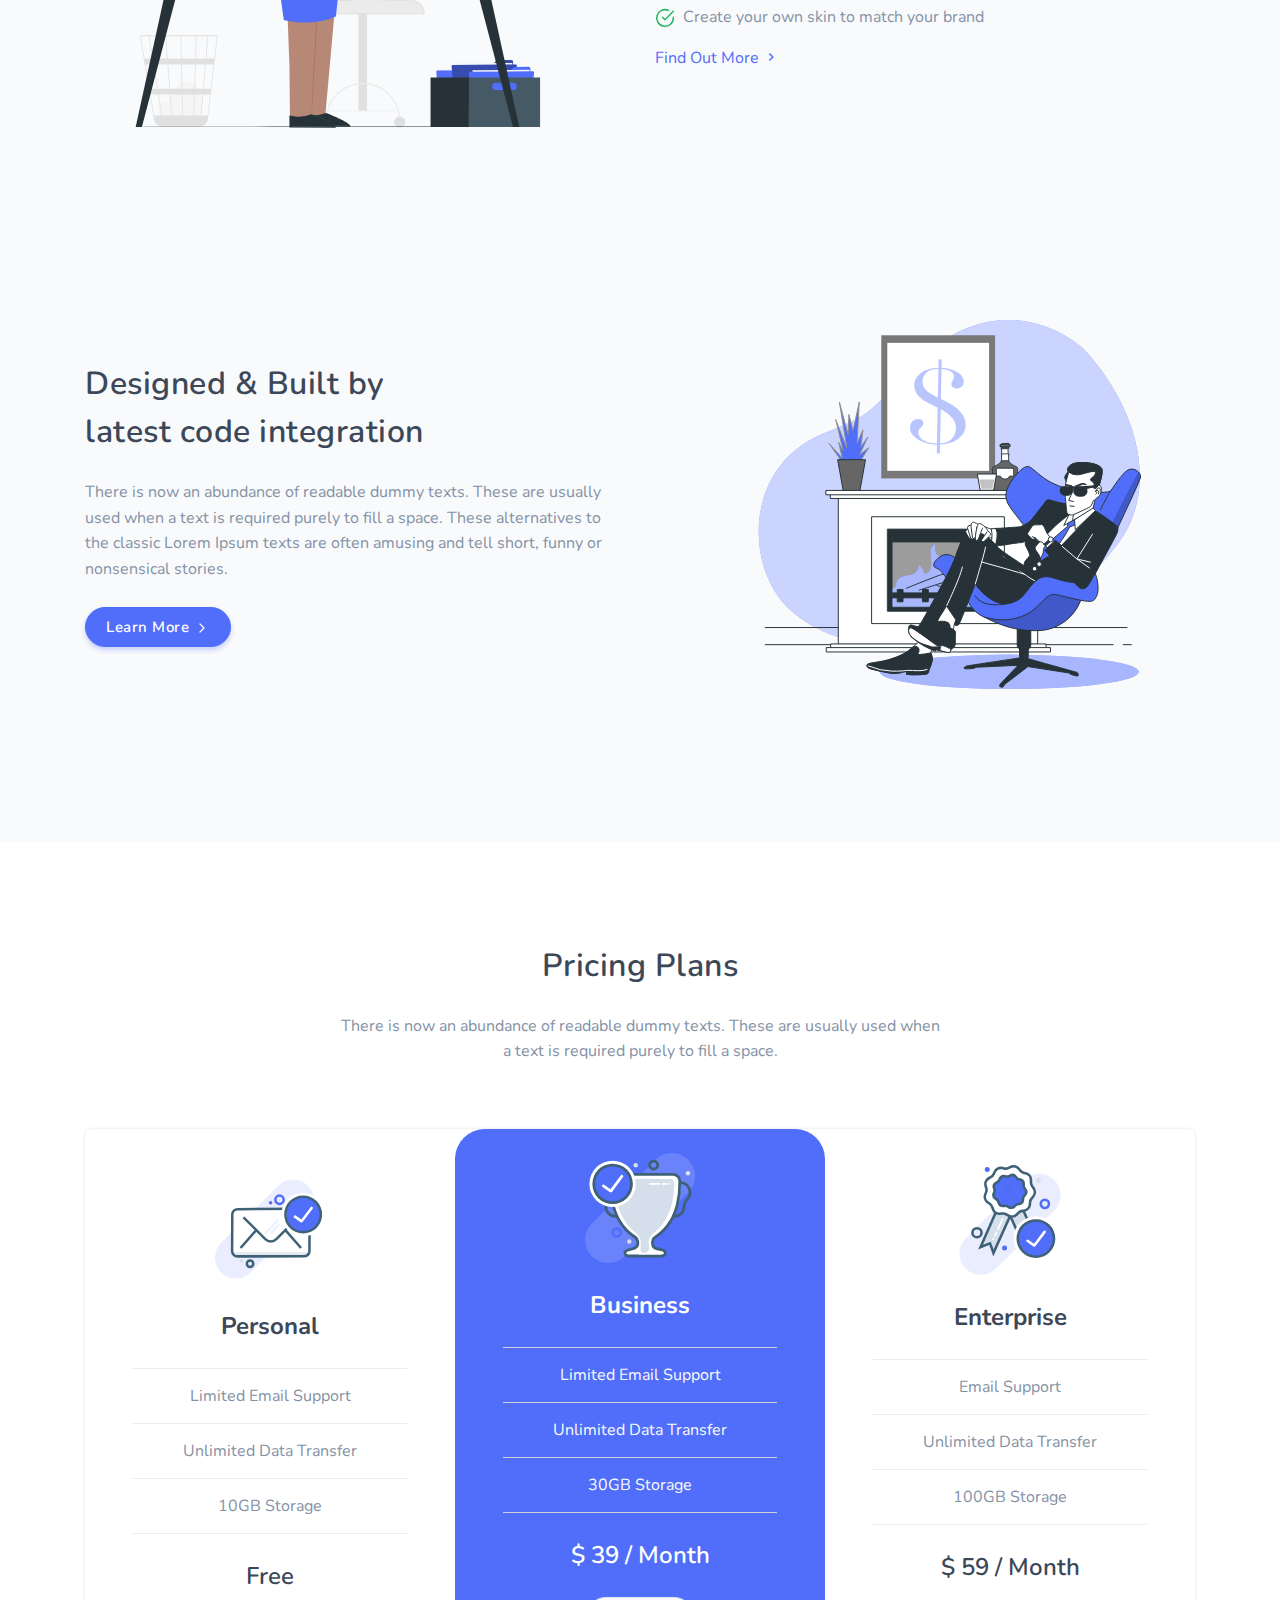
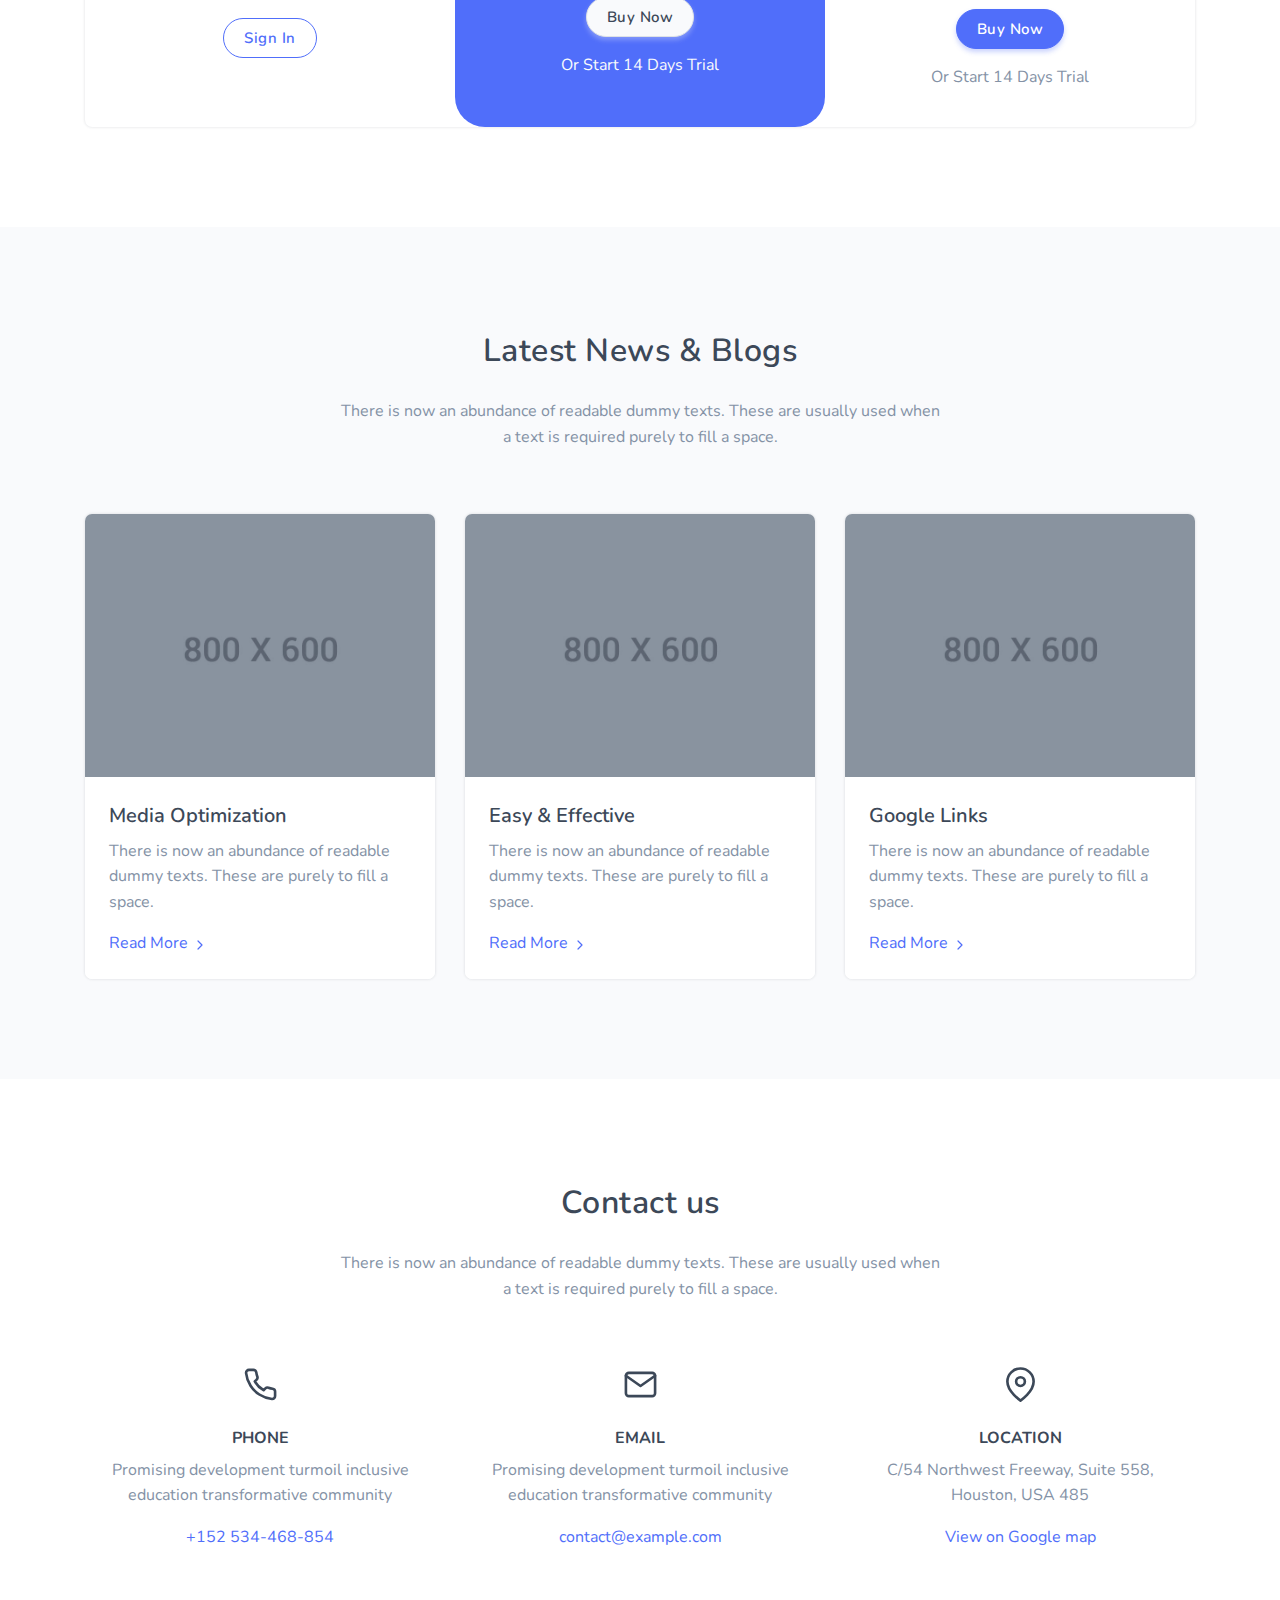
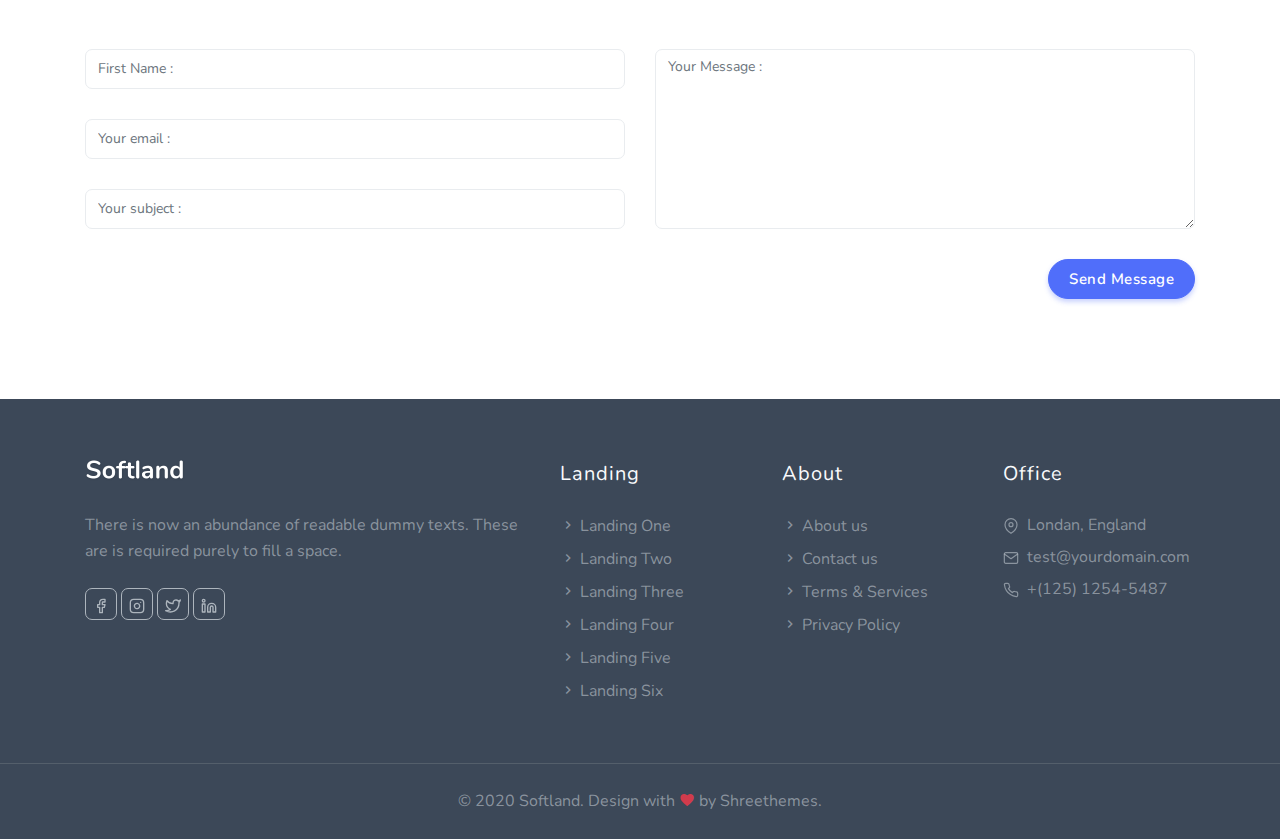
<file: 4/index-6.html>
<!DOCTYPE html>
    <html lang="en">

    <head>
        <meta charset="utf-8" />
        <title>Softland - Responsive Landing Template</title>
        <meta name="viewport" content="width=device-width, initial-scale=1.0">
        <meta name="description" content="Premium Bootstrap 4 Landing Page Template" />
        <meta name="keywords" content="bootstrap 4, premium, marketing, multipurpose" />
        <meta content="Shreethemes" name="author" />
        <!-- favicon -->
        <link rel="shortcut icon" href="images/favicon.ico">
        <!-- Bootstrap css -->
        <link href="css/bootstrap.min.css" rel="stylesheet" type="text/css" />
        <!-- Icons -->
        <link href="css/materialdesignicons.min.css" rel="stylesheet" type="text/css" />
        <link rel="stylesheet" href="https://unicons.iconscout.com/release/v2.1.5/css/unicons.css" />
        <!-- Icons -->
        <link href="css/magnific-popup.css" rel="stylesheet" type="text/css" />
        <!-- Main css File -->
        <link href="css/style.css" rel="stylesheet" type="text/css" />
        <link href="css/colors/default.css" rel="stylesheet" id="color-opt">

    </head>

    <body>
        <!-- Navbar STart -->
        <header id="topnav" class="defaultscroll sticky">
            <div class="container">
                <!-- Logo container-->
                <div>
                    <a class="logo" href="../index.html" target="_blank">
                        <!-- Softland -->
                        <img src="images/logo-dark.png" height="20" alt="">
                    </a>
                </div>                 
                <div class="buy-button">
                    <a href="javascript:void(0)" class="btn btn-pills btn-primary">Sign in</a>
                </div><!--end login button--><!--end login button-->
                <!-- End Logo container-->
                <div class="menu-extras">
                    <div class="menu-item">
                        <!-- Mobile menu toggle-->
                        <a class="navbar-toggle">
                            <div class="lines">
                                <span></span>
                                <span></span>
                                <span></span>
                            </div>
                        </a>
                        <!-- End mobile menu toggle-->
                    </div>
                </div>
        
                <div id="navigation">
                    <!-- Navigation Menu-->   
                    <ul class="navigation-menu">
                        <li class="has-submenu active">
                            <a href="#home">Home</a>
                        </li>
                        <li class="has-submenu">
                            <a href="#service">Services</a>
                        </li>
                        <li class="has-submenu">
                            <a href="#price">Plans</a>
                        </li>
                        <li class="has-submenu">
                            <a href="#blog">Blog & News</a>
                        </li>
                        <li class="has-submenu">
                            <a href="#contact">Contact</a>
                        </li>
                    </ul><!--end navigation menu-->
                </div><!--end navigation-->
            </div><!--end container-->
        </header><!--end header-->
        <!-- Navbar End -->

        <!-- Start Home -->
        <section class="bg-home d-flex bg-light border-bottom align-items-center" style="height: auto;" id="home">
            <div class="container">
                <div class="row justify-content-center">
                    <div class="col-lg-12 mt-0 mt-md-5 pt-0 pt-md-5">
                        <div class="title-heading text-center margin-top-100">
                            <h4 class="heading mb-3">Unique and Bold Functionalities</h4>
                            <p class="text-muted para-desc mx-auto mb-0">There is now an abundance of readable dummy texts. These are usually used when a text is required purely to fill a space.</p>
                        
                            <div class="watch-video mt-4">
                                <a href="#about" class="btn btn-pills btn-primary mb-2">About us</a>
                                <a href="http://vimeo.com/99025203" class="video-play-icon watch text-dark font-weight-bold mb-2 ml-2"><i class="mdi mdi-play play-icon-circle text-center d-inline-block mr-2 rounded-pill text-white position-relative play play-iconbar"></i> Watch now !</a>
                            </div>
                        </div>

                        <div class="home-dashboard text-center">
                            <img src="images/laptop.png" alt="" class="img-fluid">
                        </div>
                    </div><!--end col-->
                </div><!--end row-->
            </div><!--end container-->
        </section><!--end section-->
        <!-- End Home -->

        <!-- About Start -->
        <section class="section" id="about">
            <div class="container mt-0 mt-md-5">
                <div class="row align-items-center">
                    <div class="col-lg-6 col-md-6 order-2 order-md-1 mt-4 pt-2 mt-sm-0 opt-sm-0">
                        <div class="row align-items-center">
                            <div class="col-lg-6 col-md-6 col-6">
                                <div class="row">    
                                    <div class="col-lg-12 col-md-12 mt-4 pt-2">
                                        <div class="card work-desk rounded border-0 shadow-lg overflow-hidden">
                                            <img src="images/about/ab02.jpg" class="img-fluid" alt="Image">
                                            <div class="img-overlay bg-dark"></div>
                                            <a href="images/about/ab02.jpg" class="mfp-image">
                                                <div class="icon bg-primary text-center rounded-pill">
                                                    <i data-feather="plus" class="fea icons text-white icon-ex-md"></i>
                                                </div>
                                            </a>
                                        </div>
                                    </div><!--end col-->

                                    <div class="col-12">
                                        <div class="mt-4 pt-2 text-right">
                                            <a href="javascript:void(0)" class="btn btn-pills btn-primary">Read More <i data-feather="chevron-right" class="fea icon-sm"></i></a>
                                        </div>
                                    </div>
                                </div><!--end row-->
                            </div><!--end col-->

                            <div class="col-lg-6 col-md-6 col-6">
                                <div class="row">
                                    <div class="col-lg-12 col-md-12">
                                        <div class="card work-desk rounded border-0 shadow-lg overflow-hidden">
                                            <img src="images/about/ab03.jpg" class="img-fluid" alt="Image">
                                            <div class="img-overlay bg-dark"></div>
                                            <a href="images/about/ab03.jpg" class="mfp-image">
                                                <div class="icon bg-primary shadow-lg text-center rounded-pill">
                                                    <i data-feather="plus" class="fea icons text-white icon-ex-md"></i>
                                                </div>
                                            </a>
                                        </div>
                                    </div><!--end col-->
    
                                    <div class="col-lg-12 col-md-12 mt-4 pt-2">
                                        <div class="card work-desk rounded border-0 shadow-lg overflow-hidden">
                                            <img src="images/about/ab04.jpg" class="img-fluid" alt="Image">
                                            <div class="img-overlay bg-dark"></div>
                                            <a href="images/about/ab04.jpg" class="mfp-image">
                                                <div class="icon bg-primary shadow-lg text-center rounded-pill">
                                                    <i data-feather="plus" class="fea icons text-white icon-ex-md"></i>
                                                </div>
                                            </a>
                                        </div>
                                    </div><!--end col-->
                                </div><!--end row-->
                            </div><!--end col-->
                        </div><!--end row-->
                    </div><!--end col-->

                    <div class="col-lg-6 col-md-6 col-12 order-1 order-md-2">
                        <div class="section-title ml-lg-5">
                            <h5 class="text-primary font-weight-normal mb-3">About Us</h5>
                            <h4 class="title mb-4">Our mission is to <br> make your life easier.</h4>
                            <p class="text-muted mb-0">Lorem, ipsum dolor sit amet consectetur adipisicing elit quod debitis praesentium pariatur temporibus ipsa, cum quidem obcaecati sunt?</p>
                            
                            <div class="row">
                                <div class="col-lg-6 mt-4 pt-2">
                                    <div class="media align-items-center rounded shadow p-3">
                                        <i data-feather="airplay" class="fea text-primary"></i>
                                        <h6 class="ml-3 mb-0"><a href="javascript:void(0)" class="text-dark">Responsive</a></h6>
                                    </div>
                                </div>
                                <div class="col-lg-6 mt-4 pt-2">
                                    <div class="media align-items-center rounded shadow p-3">
                                        <i data-feather="download" class="fea text-primary"></i>
                                        <h6 class="ml-3 mb-0"><a href="javascript:void(0)" class="text-dark">Free Download</a></h6>
                                    </div>
                                </div>
                                <div class="col-lg-6 mt-4 pt-2">
                                    <div class="media align-items-center rounded shadow p-3">
                                        <i data-feather="user" class="fea text-primary"></i>
                                        <h6 class="ml-3 mb-0"><a href="javascript:void(0)" class="text-dark">Support</a></h6>
                                    </div>
                                </div>
                                <div class="col-lg-6 mt-4 pt-2">
                                    <div class="media align-items-center rounded shadow p-3">
                                        <i data-feather="codepen" class="fea text-primary"></i>
                                        <h6 class="ml-3 mb-0"><a href="javascript:void(0)" class="text-dark">Development</a></h6>
                                    </div>
                                </div>
                                <div class="col-12 mt-4 pt-2">
                                    <div class="watch-video">
                                        <a href="http://vimeo.com/99025203" class="video-play-icon watch font-weight-bold title-dark text-dark"><i class="mdi mdi-play play-icon-circle text-center d-inline-block mr-2 rounded-pill text-white title-dark position-relative play play-iconbar"></i> Watch Now</a>
                                    </div>
                                </div>
                            </div>
                        </div>
                    </div><!--end col-->
                </div><!--enr row-->
            </div><!--end container-->
        </section>
        <!-- End About -->

        <!-- Services Start -->
        <section class="section bg-light" id="service">
            <div class="container">
                <div class="row justify-content-center">
                    <div class="col-12">
                        <div class="section-title text-center mb-4 pb-2">
                            <h4 class="title mb-4">Our Features</h4>
                            <p class="text-muted para-desc mx-auto mb-0">There is now an abundance of readable dummy texts. These are usually used when a text is required purely to fill a space.</p>
                        </div>
                    </div><!--end col-->
                </div><!--end row-->

                <div class="row">
                    <div class="col-lg-4 col-md-6 col-12 mt-4 pt-2">
                        <div class="card service-wrapper rounded border-0 shadow px-4 py-5">
                            <div class="icon text-center text-primary h1 shadow rounded bg-white">
                                <i class="uim uim-airplay"></i>
                            </div>
                            <div class="content mt-4">
                                <h5 class="title">Fully Responsive</h5>
                                <p class="text-muted mt-3 mb-0">It is a long established fact that a reader will be distracted by the when looking at its layout.</p>
                                <div class="mt-3">
                                    <a href="javascript:void(0)" class="text-primary">Read More <i data-feather="chevron-right" class="fea icon-sm"></i></a>
                                </div>
                            </div>
                            <div class="big-icon h1 text-primary">
                                <i class="uim uim-airplay icons"></i>
                            </div>
                        </div>
                    </div><!--end col-->

                    <div class="col-lg-4 col-md-6 col-12 mt-4 pt-2">
                        <div class="card service-wrapper rounded border-0 shadow px-4 py-5">
                            <div class="icon text-center text-primary h1 shadow rounded bg-white">
                                <i class="uim uim-circle-layer"></i>
                            </div>
                            <div class="content mt-4">
                                <h5 class="title">Fresh Layouts</h5>
                                <p class="text-muted mt-3 mb-0">It is a long established fact that a reader will be distracted by the when looking at its layout.</p>
                                <div class="mt-3">
                                    <a href="javascript:void(0)" class="text-primary">Read More <i data-feather="chevron-right" class="fea icon-sm"></i></a>
                                </div>
                            </div>
                            <div class="big-icon h1 text-primary">
                                <i class="uim uim-circle-layer icons"></i>
                            </div>
                        </div>
                    </div><!--end col-->
                    
                    <div class="col-lg-4 col-md-6 col-12 mt-4 pt-2">
                        <div class="card service-wrapper rounded border-0 shadow px-4 py-5">
                            <div class="icon text-center text-primary h1 shadow rounded bg-white">
                                <i class="uim uim-signal-alt-3"></i>
                            </div>
                            <div class="content mt-4">
                                <h5 class="title">Minimalism Feast</h5>
                                <p class="text-muted mt-3 mb-0">It is a long established fact that a reader will be distracted by the when looking at its layout.</p>
                                <div class="mt-3">
                                    <a href="javascript:void(0)" class="text-primary">Read More <i data-feather="chevron-right" class="fea icon-sm"></i></a>
                                </div>
                            </div>
                            <div class="big-icon h1 text-primary">
                                <i class="uim uim-signal-alt-3 icons"></i>
                            </div>
                        </div>
                    </div><!--end col-->
                    
                    <div class="col-lg-4 col-md-6 col-12 mt-4 pt-2">
                        <div class="card service-wrapper rounded border-0 shadow px-4 py-5">
                            <div class="icon text-center text-primary h1 shadow rounded bg-white">
                                <i class="uim uim-flip-h-alt"></i>
                            </div>
                            <div class="content mt-4">
                                <h5 class="title">Modern Workflow</h5>
                                <p class="text-muted mt-3 mb-0">It is a long established fact that a reader will be distracted by the when looking at its layout.</p>
                                <div class="mt-3">
                                    <a href="javascript:void(0)" class="text-primary">Read More <i data-feather="chevron-right" class="fea icon-sm"></i></a>
                                </div>
                            </div>
                            <div class="big-icon h1 text-primary">
                                <i class="uim uim-flip-h-alt icons"></i>
                            </div>
                        </div>
                    </div><!--end col-->
                    
                    <div class="col-lg-4 col-md-6 col-12 mt-4 pt-2">
                        <div class="card service-wrapper rounded border-0 shadow px-4 py-5">
                            <div class="icon text-center text-primary h1 shadow rounded bg-white">
                                <i class="uim uim-flip-v"></i>
                            </div>
                            <div class="content mt-4">
                                <h5 class="title">Unique Features</h5>
                                <p class="text-muted mt-3 mb-0">It is a long established fact that a reader will be distracted by the when looking at its layout.</p>
                                <div class="mt-3">
                                    <a href="javascript:void(0)" class="text-primary">Read More <i data-feather="chevron-right" class="fea icon-sm"></i></a>
                                </div>
                            </div>
                            <div class="big-icon h1 text-primary">
                                <i class="uim uim-flip-v icons"></i>
                            </div>
                        </div>
                    </div><!--end col-->
                    
                    <div class="col-lg-4 col-md-6 col-12 mt-4 pt-2">
                        <div class="card service-wrapper rounded border-0 shadow px-4 py-5">
                            <div class="icon text-center text-primary h1 shadow rounded bg-white">
                                <i class="uim uim-clock"></i>
                            </div>
                            <div class="content mt-4">
                                <h5 class="title">Support 24/7</h5>
                                <p class="text-muted mt-3 mb-0">It is a long established fact that a reader will be distracted by the when looking at its layout.</p>
                                <div class="mt-3">
                                    <a href="javascript:void(0)" class="text-primary">Read More <i data-feather="chevron-right" class="fea icon-sm"></i></a>
                                </div>
                            </div>
                            <div class="big-icon h1 text-primary">
                                <i class="uim uim-clock"></i>
                            </div>
                        </div>
                    </div><!--end col-->
                </div><!--end row-->
            </div><!--end container-->
            
            <div class="container mt-100 mt-60">
                <div class="row align-items-center">
                    <div class="col-lg-6 col-md-6">
                        <div class="mr-lg-5">
                            <img src="images/illu/Businesswoman.svg" class="img-fluid" alt="">
                        </div>
                    </div><!--end col-->

                    <div class="col-lg-6 col-md-6 mt-4 mt-sm-0 pt-2 pt-sm-0">
                        <div class="section-title">
                            <h2 class="text-primary">
                                <i class="uim uim-google-play"></i>
                            </h2>
                            <h4 class="title mt-3 mb-4">Ultimate features <br> that we built !</h4>
                            <p class="text-muted para-desc">There is now an abundance of readable dummy texts. These are usually used when a text is required purely to fill a space.</p>
                            <ul class="list-unstyled feature-list text-muted">
                                <li class="mt-2"><i data-feather="check-circle" class="fea icon-ex-md text-success mr-2"></i>Digital Marketing Solutions for Tomorrow</li>
                                <li class="mt-2"><i data-feather="check-circle" class="fea icon-ex-md text-success mr-2"></i>Our Talented & Experienced Marketing Agency</li>
                                <li class="mt-2"><i data-feather="check-circle" class="fea icon-ex-md text-success mr-2"></i>Create your own skin to match your brand</li>
                            </ul>
                            <a href="javascript:void(0)" class="mt-3 text-primary">Find Out More <i class="mdi mdi-chevron-right"></i></a>
                        </div>
                    </div><!--end col-->
                </div><!--end row-->
            </div><!--end container-->

            <div class="container mt-100 mt-60">
                <div class="row align-items-center">
                    <div class="col-lg-6 col-md-6 order-1 order-md-2">
                        <div class="ml-lg-5">
                            <img src="images/illu/Businessman.svg" class="img-fluid" alt="">
                        </div>
                    </div><!--end col-->

                    <div class="col-lg-6 col-md-6 order-2 order-md-1 mt-4 mt-sm-0 pt-2 pt-sm-0">
                        <div class="section-title">
                            <h2 class="text-primary">
                                <i class="uim uim-google-drive"></i>
                            </h2>
                            <h4 class="title mt-3 mb-4">Designed & Built by <br> latest code integration</h4>
                            <p class="text-muted para-desc">There is now an abundance of readable dummy texts. These are usually used when a text is required purely to fill a space. These alternatives to the classic Lorem Ipsum texts are often amusing and tell short, funny or nonsensical stories.</p>
                            <div class="mt-4">
                                <a href="javascript:void(0)" class="btn btn-pills btn-primary">Learn More <i data-feather="chevron-right" class="fea icon-sm"></i></a>
                            </div>
                        </div>
                    </div><!--end col-->
                </div><!--end row-->
            </div><!--end container-->
        </section><!--end section-->
        <!-- Services End -->

        <!-- Start Pricing -->
        <section class="section" id="price">
            <div class="container">
                <div class="row justify-content-center">
                    <div class="col-12">
                        <div class="section-title text-center mb-4 pb-2">
                            <h4 class="title mb-4">Pricing Plans</h4>
                            <p class="text-muted para-desc mx-auto mb-0">There is now an abundance of readable dummy texts. These are usually used when a text is required purely to fill a space.</p>
                        </div>
                    </div><!--end col-->
                </div><!--end row-->

                <div class="row no-gutters mt-4 pt-2">
                    <div class="col-12 rounded shadow">
                        <div class="row align-items-center no-gutters pricing-table">
                            <div class="col-md-4 py-4">
                                <div class="pricing-plan px-md-5 px-4 pb-4 borders text-center">
                                    <img src="images/illu/free.svg" alt="" class="avatar avatar-medium">
                                    <h4 class="my-4 font-weight-bold">Personal</h4>
                                    <ul class="pricing-features text-muted list-unstyled">
                                        <li class="pricing-features-item">Limited Email Support</li>
                                        <li class="pricing-features-item">Unlimited Data Transfer</li>
                                        <li class="pricing-features-item">10GB Storage</li>
                                    </ul>
                                    <h4 class="pricing-rate my-4">Free</h4>
                                    <a href="javascript:void(0)" class="btn btn-pills btn-outline-primary">Sign In</a>
                                </div>
                            </div><!--end col-->

                            <div class="col-md-4 py-4 bg-primary rounded-pill">
                                <div class="pricing-plan business-plan px-md-5 px-4 pb-4 borders text-center">
                                    <img src="images/illu/business.svg" alt="" class="avatar avatar-medium">
                                    <h4 class="my-4 font-weight-bold text-white">Business</h4>
                                    <ul class="pricing-features text-light list-unstyled">
                                        <li class="pricing-features-item">Limited Email Support</li>
                                        <li class="pricing-features-item">Unlimited Data Transfer</li>
                                        <li class="pricing-features-item">30GB Storage</li>
                                    </ul>
                                    <h4 class="text-white my-4 pricing-rate">$ 39 / Month</h4>
                                    <a href="javascript:void(0)" class="btn btn-pills btn-light">Buy Now</a>
                                    <p class="text-light mt-3 mb-0">Or Start 14 Days Trial</p>
                                </div>
                            </div><!--end col-->

                            <div class="col-md-4 py-4">
                                <div class="pricing-plan px-md-5 px-4 text-center">
                                    <img src="images/illu/enterprise.svg" alt="" class="avatar avatar-medium">
                                    <h4 class="my-4 font-weight-bold">Enterprise</h4>
                                    <ul class="pricing-features text-muted list-unstyled">
                                        <li class="pricing-features-item">Email Support</li>
                                        <li class="pricing-features-item">Unlimited Data Transfer</li>
                                        <li class="pricing-features-item">100GB Storage</li>
                                    </ul>
                                    <h4 class="pricing-rate my-4">$ 59 / Month</h4>
                                    <a href="javascript:void(0)" class="btn btn-pills btn-primary">Buy Now</a>
                                    <p class="text-muted mt-3 mb-0">Or Start 14 Days Trial</p>
                                </div>
                            </div><!--end col-->
                        </div><!--end row-->
                    </div><!--end col-->
                </div><!--end row-->
            </div><!--end container-->
        </section><!--end section-->
        <!-- Start Pricing -->

        <!-- Start Blog -->
        <section class="section bg-light" id="blog">
            <div class="container">
                <div class="row justify-content-center">
                    <div class="col-12">
                        <div class="section-title text-center mb-4 pb-2">
                            <h4 class="title mb-4">Latest News & Blogs</h4>
                            <p class="text-muted para-desc mx-auto mb-0">There is now an abundance of readable dummy texts. These are usually used when a text is required purely to fill a space.</p>
                        </div>
                    </div><!--end col-->
                </div><!--end row-->

                <div class="row">
                    <div class="col-lg-4 col-md-6 col-12 mt-4 pt-2">
                        <div class="card blog-post border-0 shadow rounded position-relative overflow-hidden">
                            <img src="images/blog/01.jpg" class="img-fluid" alt="">
                            <div class="card-body content p-4 bg-white">
                                <h5><a href="javascript:void(0)" class="card-title title text-dark">Media Optimization</a></h5>
                                <p class="text-muted">There is now an abundance of readable dummy texts. These are purely to fill a space.</p>
                                <a href="javascript:void(0)" class="text-primary">Read More <i data-feather="chevron-right" class="fea icon-sm"></i></a>
                            </div>
                        </div>
                    </div><!--end col-->
                    
                    <div class="col-lg-4 col-md-6 col-12 mt-4 pt-2">
                        <div class="card blog-post border-0 shadow rounded position-relative overflow-hidden">
                            <img src="images/blog/02.jpg" class="img-fluid" alt="">
                            <div class="card-body content p-4 bg-white">
                                <h5><a href="javascript:void(0)" class="card-title title text-dark">Easy & Effective</a></h5>
                                <p class="text-muted">There is now an abundance of readable dummy texts. These are purely to fill a space.</p>
                                <a href="javascript:void(0)" class="text-primary">Read More <i data-feather="chevron-right" class="fea icon-sm"></i></a>
                            </div>
                        </div>
                    </div><!--end col-->
                    
                    <div class="col-lg-4 col-md-6 col-12 mt-4 pt-2">
                        <div class="card blog-post border-0 shadow rounded position-relative overflow-hidden">
                            <img src="images/blog/03.jpg" class="img-fluid" alt="">
                            <div class="card-body content p-4 bg-white">
                                <h5><a href="javascript:void(0)" class="card-title title text-dark">Google Links</a></h5>
                                <p class="text-muted">There is now an abundance of readable dummy texts. These are purely to fill a space.</p>
                                <a href="javascript:void(0)" class="text-primary">Read More <i data-feather="chevron-right" class="fea icon-sm"></i></a>
                            </div>
                        </div>
                    </div><!--end col-->
                </div><!--end row-->
            </div><!--end container-->
        </section><!--end section-->
        <!-- End Blog -->

        <!-- Start COntact -->
        <section class="section" id="contact">
            <div class="container">
                <div class="row justify-content-center">
                    <div class="col-12">
                        <div class="section-title text-center mb-4 pb-2">
                            <h4 class="title mb-4">Contact us</h4>
                            <p class="text-muted para-desc mx-auto mb-0">There is now an abundance of readable dummy texts. These are usually used when a text is required purely to fill a space.</p>
                        </div>
                    </div><!--end col-->
                </div><!--end row-->

                <div class="row">
                    <div class="col-md-4 mt-4 pt-2">
                        <div class="contact-detail text-center">
                            <div class="icon">
                                <i data-feather="phone" class="fea icon-md"></i>
                            </div>
                            <div class="content mt-4">
                                <h6 class="title text-uppercase font-weight-bold">Phone</h6>
                                <p class="text-muted">Promising development turmoil inclusive education transformative community</p>
                                <a href="tel:+152534-468-854" class="text-primary">+152 534-468-854</a>
                            </div>  
                        </div>
                    </div><!--end col-->
                    
                    <div class="col-md-4 mt-4 pt-2">
                        <div class="contact-detail text-center">
                            <div class="icon">
                                <i data-feather="mail" class="fea icon-md"></i>
                            </div>
                            <div class="content mt-4">
                                <h6 class="title text-uppercase font-weight-bold">Email</h6>
                                <p class="text-muted">Promising development turmoil inclusive education transformative community</p>
                                <a href="mailto:contact@example.com" class="text-primary">contact@example.com</a>
                            </div>  
                        </div>
                    </div><!--end col-->
                    
                    <div class="col-md-4 mt-4 pt-2">
                        <div class="contact-detail text-center">
                            <div class="icon">
                                <i data-feather="map-pin" class="fea icon-md"></i>
                            </div>
                            <div class="content mt-4">
                                <h6 class="title text-uppercase font-weight-bold">Location</h6>
                                <p class="text-muted">C/54 Northwest Freeway, Suite 558, <br>Houston, USA 485</p>
                                <a href="https://www.google.com/maps/embed?pb=!1m10!1m8!1m3!1d6030.418742494061!2d-111.34563870463673!3d26.01036670629853!3m2!1i1024!2i768!4f13.1!5e0!3m2!1ses-419!2smx!4v1471908546569" class="video-play-icon text-primary">View on Google map</a>
                            </div>  
                        </div>
                    </div><!--end col-->
                </div><!--end row-->
            </div><!--end container-->
            
            <div class="container mt-100 mt-60">
                <div class="row justify-content-center">
                    <div class="col-lg-12">
                        <div class="custom-form mb-sm-30">
                            <div id="message"></div>
                            <form method="post" action="php/contact.php" name="contact-form" id="contact-form">
                                <div class="row">
                                    <div class="col-lg-6">
                                        <div class="row">
                                            <div class="col-lg-12 col-md-6">
                                                <div class="form-group">
                                                    <input name="name" id="name" type="text" class="form-control border rounded" placeholder="First Name :">
                                                </div>
                                            </div><!--end col-->
                                            <div class="col-lg-12 col-md-6">
                                                <div class="form-group">
                                                    <input name="email" id="email" type="email" class="form-control border rounded" placeholder="Your email :">
                                                </div> 
                                            </div><!--end col-->
                                            <div class="col-lg-12">
                                                <div class="form-group">
                                                    <input name="subject" id="subject" class="form-control border rounded" placeholder="Your subject :">
                                                </div>                                                                               
                                            </div><!--end col-->
                                        </div><!--end row-->
                                    </div><!--end col-->

                                    <div class="col-lg-6">
                                        <div class="form-group">
                                            <textarea name="comments" id="comments" rows="4" class="form-control border rounded" placeholder="Your Message :"></textarea>
                                        </div>
                                    </div><!--end col-->
                                </div><!--end row-->
                                <div class="row">
                                    <div class="col-sm-12 text-right">
                                        <input type="submit" id="submit" name="send" class="submitBnt btn btn-pills btn-primary" value="Send Message">
                                        <div id="simple-msg"></div>
                                    </div><!--end col-->
                                </div><!--end row-->
                            </form><!--end form-->
                        </div><!--end custom-form-->
                    </div><!--end col-->
                </div><!--end row-->
            </div><!--end container-->
        </section><!--end section-->
        <!-- End COntact -->

        <!-- Start Footer -->
        <footer class="bg-dark">
            <div class="container">
                <div class="row">
                    <div class="col-lg-5 col-md-12">
                        <a class="logo-footer" href="#">
                            <img src="images/logo-light.png" height="22" class="mb-2" alt="">
                        </a>
                        <p class="mt-4">There is now an abundance of readable dummy texts. These are is required purely to fill a space.</p>
                        <ul class="list-unstyled social-icon social mb-0 mt-4">
                            <li class="list-inline-item"><a href="javascript:void(0)" class="rounded"><i data-feather="facebook" class="fea icon-sm fea-social"></i></a></li>
                            <li class="list-inline-item"><a href="javascript:void(0)" class="rounded"><i data-feather="instagram" class="fea icon-sm fea-social"></i></a></li>
                            <li class="list-inline-item"><a href="javascript:void(0)" class="rounded"><i data-feather="twitter" class="fea icon-sm fea-social"></i></a></li>
                            <li class="list-inline-item"><a href="javascript:void(0)" class="rounded"><i data-feather="linkedin" class="fea icon-sm fea-social"></i></a></li>
                        </ul><!--end icon-->
                    </div>

                    <div class="col-lg-7 col-12">
                        <div class="row">
                            <div class="col-lg-4 col-md-4 col-12 mt-4 pt-2 mt-lg-0 pt-lg-0">
                                <h5 class="text-light footer-head font-weight-normal mb-0">Landing</h5>
                                <ul class="list-unstyled footer-list mt-4">
                                    <li><a href="javascript:void(0)" class="text-foot"><i class="mdi mdi-chevron-right mr-1"></i>Landing One</a></li>
                                    <li><a href="javascript:void(0)" class="text-foot"><i class="mdi mdi-chevron-right mr-1"></i>Landing Two</a></li>
                                    <li><a href="javascript:void(0)" class="text-foot"><i class="mdi mdi-chevron-right mr-1"></i>Landing Three</a></li>
                                    <li><a href="javascript:void(0)" class="text-foot"><i class="mdi mdi-chevron-right mr-1"></i>Landing Four</a></li>
                                    <li><a href="javascript:void(0)" class="text-foot"><i class="mdi mdi-chevron-right mr-1"></i>Landing Five</a></li>
                                    <li><a href="javascript:void(0)" class="text-foot"><i class="mdi mdi-chevron-right mr-1"></i>Landing Six</a></li>
                                </ul>
                            </div>
                            
                            <div class="col-lg-4 col-md-4 col-12 mt-4 pt-2 mt-lg-0 pt-lg-0">
                                <h5 class="text-light footer-head font-weight-normal mb-0">About</h5>
                                <ul class="list-unstyled footer-list mt-4">
                                    <li><a href="javascript:void(0)" class="text-foot"><i class="mdi mdi-chevron-right mr-1"></i>About us</a></li>
                                    <li><a href="javascript:void(0)" class="text-foot"><i class="mdi mdi-chevron-right mr-1"></i>Contact us</a></li>
                                    <li><a href="javascript:void(0)" class="text-foot"><i class="mdi mdi-chevron-right mr-1"></i>Terms & Services</a></li>
                                    <li><a href="javascript:void(0)" class="text-foot"><i class="mdi mdi-chevron-right mr-1"></i>Privacy Policy</a></li>
                                </ul>
                            </div>
                            
                            <div class="col-lg-4 col-md-4 col-12 mt-4 pt-2 mt-lg-0 pt-lg-0">
                                <h5 class="text-light footer-head font-weight-normal mb-0">Office</h5>
                                <ul class="list-unstyled footer-list mt-4">
                                    <li><i data-feather="map-pin" class="fea icon-sm mr-2"></i><a href="javascript:void(0)" class="text-foot">Londan, England</a></li>
                                    <li><i data-feather="mail" class="fea icon-sm mr-2"></i><a href="mailto:contact@example.com" class="text-foot">test@yourdomain.com</a></li>
                                    <li><i data-feather="phone" class="fea icon-sm mr-2"></i><a href="tel:+152534-468-854" class="text-foot">+(125) 1254-5487</a></li>
                                </ul>
                            </div>
                        </div>
                    </div>
                </div>
            </div>
        </footer>
        <footer class="bg-dark footer-bar py-4">
            <div class="container">
                <div class="row justify-content-center">
                    <div class="col-12 text-center">
                        <p class="foot-color mb-0">© 2020 Softland. Design with <i class="mdi mdi-heart text-danger"></i> by Shreethemes.</p>
                    </div>
                </div>
            </div>
        </footer>
        <!-- End Footer -->

        <!-- Back to top -->
        <a href="#" class="back-to-top rounded text-center" id="back-to-top"> 
            <i class="mdi mdi-chevron-up d-block"></i>
        </a>
        <!-- Back to top -->
        
        <!-- javascript -->
        <script src="js/jquery.min.js"></script>
        <script src="js/bootstrap.bundle.min.js"></script>
        <script src="js/jquery.easing.min.js"></script>
        <script src="js/scrollspy.min.js"></script>
        <!-- Magnific popup -->
        <script src="js/jquery.magnific-popup.min.js"></script>
        <script src="js/magnific.init.js"></script>
        <!-- Icons -->
        <script src="https://unicons.iconscout.com/release/v2.1.5/script/monochrome/bundle.js"></script>
        <script src="js/feather.min.js"></script>
        <!-- Contact -->
        <script src="js/contact.js"></script>
        <!-- Main Js -->
        <script src="js/app.js"></script>
    </body>
</html>
</file>
<file: 4/css/style.css>
/* Template Name: Softland - Responsive Landing Template
   Author: Shreethemes
   Version: 1.0.0
   Created: June 2020
   File Description: Main Css file of the template
*/
/*********************************/
/*         INDEX                 */
/*================================
 *     01.  Variables            *
 *     02.  General              *
 *     03.  Helper               *
 *     04.  Bootstrap Custom     *
 *     05.  Components           *
 *     06.  Menu                 *
 *     07.  Home / Landing       *
 *     08.  Features / Services  *
 *     09.  CTA                  *
 *     10.  Work                 *
 *     11.  Prising / Plans      *
 *     12.  Blog                 *
 *     13.  Contact              *
 *     14.  Footer               *
 ================================*/
@import url("https://fonts.googleapis.com/css?family=Nunito:400,600,700&display=swap");
body {
  font-family: "Nunito", sans-serif;
  overflow-x: hidden !important;
  font-size: 16px;
  color: #3c4858;
}

h1, h2, h3, h4, h5, h6, .h1, .h2, .h3, .h4, .h5, .h6 {
  font-family: "Nunito", sans-serif;
  line-height: 1.5;
  font-weight: 600 !important;
}

::-moz-selection {
  background: #465467;
  color: #ffffff;
}

::selection {
  background: #465467;
  color: #ffffff;
}

a {
  text-decoration: none !important;
}

p {
  line-height: 1.6;
}

.section {
  padding: 100px 0;
  position: relative;
}

.section-two {
  padding: 60px 0;
  position: relative;
}

.bg-overlay {
  background-color: rgba(60, 72, 88, 0.65);
  position: absolute;
  top: 0;
  right: 0;
  left: 0;
  bottom: 0;
  width: 100%;
  height: 100%;
}

.bg-overlay-white {
  background-color: rgba(255, 255, 255, 0.8);
}

.title-heading {
  line-height: 26px;
}

.title-heading .heading {
  font-size: 40px !important;
  letter-spacing: 1px;
}

.title-heading .letter-spacing {
  letter-spacing: 1px;
}

.title-heading .para-desc {
  font-size: 17px;
  letter-spacing: 0.5px;
}

.section-title {
  position: relative;
}

.section-title .title {
  letter-spacing: 0.5px;
  font-size: 32px !important;
}

.para-desc {
  max-width: 600px;
}

.mt-100 {
  margin-top: 100px;
}

.mb-60 {
  margin-bottom: 60px;
}

.shape {
  position: absolute;
  pointer-events: none;
  right: 0;
  bottom: -1px;
  left: 0;
}

.shape > svg {
  -webkit-transform: scale(2);
          transform: scale(2);
  width: 100%;
  height: auto;
  -webkit-transform-origin: top center;
          transform-origin: top center;
}

.spin-anything {
  -webkit-animation: spinner-animation 5s linear infinite;
          animation: spinner-animation 5s linear infinite;
}

@-webkit-keyframes spinner-animation {
  from {
    -webkit-transform: rotate(0deg);
            transform: rotate(0deg);
  }
  to {
    -webkit-transform: rotate(360deg);
            transform: rotate(360deg);
  }
}

@keyframes spinner-animation {
  from {
    -webkit-transform: rotate(0deg);
            transform: rotate(0deg);
  }
  to {
    -webkit-transform: rotate(360deg);
            transform: rotate(360deg);
  }
}

.mover {
  -webkit-animation: mover 1s infinite alternate;
          animation: mover 1s infinite alternate;
}

@-webkit-keyframes mover {
  0% {
    -webkit-transform: translateY(0);
            transform: translateY(0);
  }
  100% {
    -webkit-transform: translateY(5px);
            transform: translateY(5px);
  }
}

@keyframes mover {
  0% {
    -webkit-transform: translateY(0);
            transform: translateY(0);
  }
  100% {
    -webkit-transform: translateY(5px);
            transform: translateY(5px);
  }
}

@media (min-width: 768px) {
  .margin-top-100 {
    margin-top: 100px;
  }
}

@media (max-width: 768px) {
  .section {
    padding: 60px 0;
  }
  .title-heading .heading {
    font-size: 30px !important;
  }
  .title-heading .para-desc {
    font-size: 15px;
  }
  .section-title .title {
    font-size: 30px !important;
  }
  .mt-60 {
    margin-top: 60px;
  }
}

@media (max-width: 425px) {
  .shape {
    bottom: -4px;
  }
}

h1 {
  font-size: 42px !important;
}

h2 {
  font-size: 36px !important;
}

h3 {
  font-size: 30px !important;
}

h4 {
  font-size: 24px !important;
}

h5 {
  font-size: 20px !important;
}

h6 {
  font-size: 16px !important;
}

.display-1 {
  font-size: 80px !important;
}

.display-2 {
  font-size: 72px !important;
}

.display-3 {
  font-size: 64px !important;
}

.display-4 {
  font-size: 56px !important;
}

.bg-primary {
  background-color: #506efa !important;
}

.text-primary {
  color: #506efa !important;
}

a.text-primary:hover, a.text-primary:focus {
  color: #1e45f9 !important;
}

.bg-secondary {
  background-color: #727981 !important;
}

.text-secondary {
  color: #727981 !important;
}

a.text-secondary:hover, a.text-secondary:focus {
  color: #5a6066 !important;
}

.bg-success {
  background-color: #25b865 !important;
}

.text-success {
  color: #25b865 !important;
}

a.text-success:hover, a.text-success:focus {
  color: #1c8e4e !important;
}

.bg-warning {
  background-color: #e49e3d !important;
}

.text-warning {
  color: #e49e3d !important;
}

a.text-warning:hover, a.text-warning:focus {
  color: #d1861d !important;
}

.bg-info {
  background-color: #41b2c4 !important;
}

.text-info {
  color: #41b2c4 !important;
}

a.text-info:hover, a.text-info:focus {
  color: #3291a0 !important;
}

.bg-danger {
  background-color: #d13b4c !important;
}

.text-danger {
  color: #d13b4c !important;
}

a.text-danger:hover, a.text-danger:focus {
  color: #b02938 !important;
}

.bg-dark {
  background-color: #3c4858 !important;
}

.text-dark {
  color: #3c4858 !important;
}

a.text-dark:hover, a.text-dark:focus {
  color: #272f3a !important;
}

.bg-muted {
  background-color: #8492a6 !important;
}

.text-muted {
  color: #8492a6 !important;
}

a.text-muted:hover, a.text-muted:focus {
  color: #68788f !important;
}

.bg-light {
  background-color: #f9fafc !important;
}

.text-light {
  color: #f9fafc !important;
}

a.text-light:hover, a.text-light:focus {
  color: #d7deeb !important;
}

.bg-footer {
  background-color: #465467 !important;
}

.text-footer {
  color: #465467 !important;
}

a.text-footer:hover, a.text-footer:focus {
  color: #323c49 !important;
}

.bg-blue {
  background-color: #506efa !important;
}

.text-blue {
  color: #506efa !important;
}

a.text-blue:hover, a.text-blue:focus {
  color: #1e45f9 !important;
}

.list-inline-item:not(:last-child) {
  margin-right: 0px;
  margin-bottom: 5px;
}

.rounded {
  border-radius: 7px !important;
}

.rounded-top {
  border-top-left-radius: 7px !important;
  border-top-right-radius: 7px !important;
}

.rounded-left {
  border-top-left-radius: 7px !important;
  border-bottom-left-radius: 7px !important;
}

.rounded-bottom {
  border-bottom-left-radius: 7px !important;
  border-bottom-right-radius: 7px !important;
}

.rounded-right {
  border-top-right-radius: 7px !important;
  border-bottom-right-radius: 7px !important;
}

.rounded-pill {
  border-radius: 30px !important;
}

.border {
  border: 1px solid #e9ecef !important;
}

.border-top {
  border-top: 1px solid #e9ecef !important;
}

.border-bottom {
  border-bottom: 1px solid #e9ecef !important;
}

.border-left {
  border-left: 1px solid #e9ecef !important;
}

.border-right {
  border-right: 1px solid #e9ecef !important;
}

@media (max-width: 768px) {
  .display-1 {
    font-size: 56px !important;
  }
  .display-2 {
    font-size: 50px !important;
  }
  .display-3 {
    font-size: 42px !important;
  }
  .display-4 {
    font-size: 36px !important;
  }
}

.btn-primary {
  background-color: #506efa !important;
  border: 1px solid #506efa !important;
  color: #ffffff !important;
  -webkit-box-shadow: 0 3px 5px 0 rgba(80, 110, 250, 0.3);
          box-shadow: 0 3px 5px 0 rgba(80, 110, 250, 0.3);
}

.btn-primary:hover, .btn-primary:focus, .btn-primary:active, .btn-primary.active, .btn-primary.focus {
  background-color: #1e45f9 !important;
  border-color: #1e45f9 !important;
  color: #ffffff !important;
}

.btn-outline-primary {
  border: 1px solid #506efa;
  color: #506efa;
  background-color: transparent;
}

.btn-outline-primary:hover, .btn-outline-primary:focus, .btn-outline-primary:active, .btn-outline-primary.active, .btn-outline-primary.focus, .btn-outline-primary:not(:disabled):not(.disabled):active {
  background-color: #506efa;
  border-color: #506efa;
  color: #ffffff !important;
  -webkit-box-shadow: 0 3px 5px 0 rgba(80, 110, 250, 0.3);
          box-shadow: 0 3px 5px 0 rgba(80, 110, 250, 0.3);
}

.btn-secondary {
  background-color: #727981 !important;
  border: 1px solid #727981 !important;
  color: #ffffff !important;
  -webkit-box-shadow: 0 3px 5px 0 rgba(114, 121, 129, 0.3);
          box-shadow: 0 3px 5px 0 rgba(114, 121, 129, 0.3);
}

.btn-secondary:hover, .btn-secondary:focus, .btn-secondary:active, .btn-secondary.active, .btn-secondary.focus {
  background-color: #5a6066 !important;
  border-color: #5a6066 !important;
  color: #ffffff !important;
}

.btn-outline-secondary {
  border: 1px solid #727981;
  color: #727981;
  background-color: transparent;
}

.btn-outline-secondary:hover, .btn-outline-secondary:focus, .btn-outline-secondary:active, .btn-outline-secondary.active, .btn-outline-secondary.focus, .btn-outline-secondary:not(:disabled):not(.disabled):active {
  background-color: #727981;
  border-color: #727981;
  color: #ffffff !important;
  -webkit-box-shadow: 0 3px 5px 0 rgba(114, 121, 129, 0.3);
          box-shadow: 0 3px 5px 0 rgba(114, 121, 129, 0.3);
}

.btn-success {
  background-color: #25b865 !important;
  border: 1px solid #25b865 !important;
  color: #ffffff !important;
  -webkit-box-shadow: 0 3px 5px 0 rgba(37, 184, 101, 0.3);
          box-shadow: 0 3px 5px 0 rgba(37, 184, 101, 0.3);
}

.btn-success:hover, .btn-success:focus, .btn-success:active, .btn-success.active, .btn-success.focus {
  background-color: #1c8e4e !important;
  border-color: #1c8e4e !important;
  color: #ffffff !important;
}

.btn-outline-success {
  border: 1px solid #25b865;
  color: #25b865;
  background-color: transparent;
}

.btn-outline-success:hover, .btn-outline-success:focus, .btn-outline-success:active, .btn-outline-success.active, .btn-outline-success.focus, .btn-outline-success:not(:disabled):not(.disabled):active {
  background-color: #25b865;
  border-color: #25b865;
  color: #ffffff !important;
  -webkit-box-shadow: 0 3px 5px 0 rgba(37, 184, 101, 0.3);
          box-shadow: 0 3px 5px 0 rgba(37, 184, 101, 0.3);
}

.btn-warning {
  background-color: #e49e3d !important;
  border: 1px solid #e49e3d !important;
  color: #ffffff !important;
  -webkit-box-shadow: 0 3px 5px 0 rgba(228, 158, 61, 0.3);
          box-shadow: 0 3px 5px 0 rgba(228, 158, 61, 0.3);
}

.btn-warning:hover, .btn-warning:focus, .btn-warning:active, .btn-warning.active, .btn-warning.focus {
  background-color: #d1861d !important;
  border-color: #d1861d !important;
  color: #ffffff !important;
}

.btn-outline-warning {
  border: 1px solid #e49e3d;
  color: #e49e3d;
  background-color: transparent;
}

.btn-outline-warning:hover, .btn-outline-warning:focus, .btn-outline-warning:active, .btn-outline-warning.active, .btn-outline-warning.focus, .btn-outline-warning:not(:disabled):not(.disabled):active {
  background-color: #e49e3d;
  border-color: #e49e3d;
  color: #ffffff !important;
  -webkit-box-shadow: 0 3px 5px 0 rgba(228, 158, 61, 0.3);
          box-shadow: 0 3px 5px 0 rgba(228, 158, 61, 0.3);
}

.btn-info {
  background-color: #41b2c4 !important;
  border: 1px solid #41b2c4 !important;
  color: #ffffff !important;
  -webkit-box-shadow: 0 3px 5px 0 rgba(65, 178, 196, 0.3);
          box-shadow: 0 3px 5px 0 rgba(65, 178, 196, 0.3);
}

.btn-info:hover, .btn-info:focus, .btn-info:active, .btn-info.active, .btn-info.focus {
  background-color: #3291a0 !important;
  border-color: #3291a0 !important;
  color: #ffffff !important;
}

.btn-outline-info {
  border: 1px solid #41b2c4;
  color: #41b2c4;
  background-color: transparent;
}

.btn-outline-info:hover, .btn-outline-info:focus, .btn-outline-info:active, .btn-outline-info.active, .btn-outline-info.focus, .btn-outline-info:not(:disabled):not(.disabled):active {
  background-color: #41b2c4;
  border-color: #41b2c4;
  color: #ffffff !important;
  -webkit-box-shadow: 0 3px 5px 0 rgba(65, 178, 196, 0.3);
          box-shadow: 0 3px 5px 0 rgba(65, 178, 196, 0.3);
}

.btn-danger {
  background-color: #d13b4c !important;
  border: 1px solid #d13b4c !important;
  color: #ffffff !important;
  -webkit-box-shadow: 0 3px 5px 0 rgba(209, 59, 76, 0.3);
          box-shadow: 0 3px 5px 0 rgba(209, 59, 76, 0.3);
}

.btn-danger:hover, .btn-danger:focus, .btn-danger:active, .btn-danger.active, .btn-danger.focus {
  background-color: #b02938 !important;
  border-color: #b02938 !important;
  color: #ffffff !important;
}

.btn-outline-danger {
  border: 1px solid #d13b4c;
  color: #d13b4c;
  background-color: transparent;
}

.btn-outline-danger:hover, .btn-outline-danger:focus, .btn-outline-danger:active, .btn-outline-danger.active, .btn-outline-danger.focus, .btn-outline-danger:not(:disabled):not(.disabled):active {
  background-color: #d13b4c;
  border-color: #d13b4c;
  color: #ffffff !important;
  -webkit-box-shadow: 0 3px 5px 0 rgba(209, 59, 76, 0.3);
          box-shadow: 0 3px 5px 0 rgba(209, 59, 76, 0.3);
}

.btn-dark {
  background-color: #3c4858 !important;
  border: 1px solid #3c4858 !important;
  color: #ffffff !important;
  -webkit-box-shadow: 0 3px 5px 0 rgba(60, 72, 88, 0.3);
          box-shadow: 0 3px 5px 0 rgba(60, 72, 88, 0.3);
}

.btn-dark:hover, .btn-dark:focus, .btn-dark:active, .btn-dark.active, .btn-dark.focus {
  background-color: #272f3a !important;
  border-color: #272f3a !important;
  color: #ffffff !important;
}

.btn-outline-dark {
  border: 1px solid #3c4858;
  color: #3c4858;
  background-color: transparent;
}

.btn-outline-dark:hover, .btn-outline-dark:focus, .btn-outline-dark:active, .btn-outline-dark.active, .btn-outline-dark.focus, .btn-outline-dark:not(:disabled):not(.disabled):active {
  background-color: #3c4858;
  border-color: #3c4858;
  color: #ffffff !important;
  -webkit-box-shadow: 0 3px 5px 0 rgba(60, 72, 88, 0.3);
          box-shadow: 0 3px 5px 0 rgba(60, 72, 88, 0.3);
}

.btn-muted {
  background-color: #8492a6 !important;
  border: 1px solid #8492a6 !important;
  color: #ffffff !important;
  -webkit-box-shadow: 0 3px 5px 0 rgba(132, 146, 166, 0.3);
          box-shadow: 0 3px 5px 0 rgba(132, 146, 166, 0.3);
}

.btn-muted:hover, .btn-muted:focus, .btn-muted:active, .btn-muted.active, .btn-muted.focus {
  background-color: #68788f !important;
  border-color: #68788f !important;
  color: #ffffff !important;
}

.btn-outline-muted {
  border: 1px solid #8492a6;
  color: #8492a6;
  background-color: transparent;
}

.btn-outline-muted:hover, .btn-outline-muted:focus, .btn-outline-muted:active, .btn-outline-muted.active, .btn-outline-muted.focus, .btn-outline-muted:not(:disabled):not(.disabled):active {
  background-color: #8492a6;
  border-color: #8492a6;
  color: #ffffff !important;
  -webkit-box-shadow: 0 3px 5px 0 rgba(132, 146, 166, 0.3);
          box-shadow: 0 3px 5px 0 rgba(132, 146, 166, 0.3);
}

.btn-light {
  background-color: #f9fafc !important;
  border: 1px solid #f9fafc !important;
  color: #ffffff !important;
  -webkit-box-shadow: 0 3px 5px 0 rgba(249, 250, 252, 0.3);
          box-shadow: 0 3px 5px 0 rgba(249, 250, 252, 0.3);
}

.btn-light:hover, .btn-light:focus, .btn-light:active, .btn-light.active, .btn-light.focus {
  background-color: #d7deeb !important;
  border-color: #d7deeb !important;
  color: #ffffff !important;
}

.btn-outline-light {
  border: 1px solid #f9fafc;
  color: #f9fafc;
  background-color: transparent;
}

.btn-outline-light:hover, .btn-outline-light:focus, .btn-outline-light:active, .btn-outline-light.active, .btn-outline-light.focus, .btn-outline-light:not(:disabled):not(.disabled):active {
  background-color: #f9fafc;
  border-color: #f9fafc;
  color: #ffffff !important;
  -webkit-box-shadow: 0 3px 5px 0 rgba(249, 250, 252, 0.3);
          box-shadow: 0 3px 5px 0 rgba(249, 250, 252, 0.3);
}

.btn-footer {
  background-color: #465467 !important;
  border: 1px solid #465467 !important;
  color: #ffffff !important;
  -webkit-box-shadow: 0 3px 5px 0 rgba(70, 84, 103, 0.3);
          box-shadow: 0 3px 5px 0 rgba(70, 84, 103, 0.3);
}

.btn-footer:hover, .btn-footer:focus, .btn-footer:active, .btn-footer.active, .btn-footer.focus {
  background-color: #323c49 !important;
  border-color: #323c49 !important;
  color: #ffffff !important;
}

.btn-outline-footer {
  border: 1px solid #465467;
  color: #465467;
  background-color: transparent;
}

.btn-outline-footer:hover, .btn-outline-footer:focus, .btn-outline-footer:active, .btn-outline-footer.active, .btn-outline-footer.focus, .btn-outline-footer:not(:disabled):not(.disabled):active {
  background-color: #465467;
  border-color: #465467;
  color: #ffffff !important;
  -webkit-box-shadow: 0 3px 5px 0 rgba(70, 84, 103, 0.3);
          box-shadow: 0 3px 5px 0 rgba(70, 84, 103, 0.3);
}

.btn-blue {
  background-color: #506efa !important;
  border: 1px solid #506efa !important;
  color: #ffffff !important;
  -webkit-box-shadow: 0 3px 5px 0 rgba(80, 110, 250, 0.3);
          box-shadow: 0 3px 5px 0 rgba(80, 110, 250, 0.3);
}

.btn-blue:hover, .btn-blue:focus, .btn-blue:active, .btn-blue.active, .btn-blue.focus {
  background-color: #1e45f9 !important;
  border-color: #1e45f9 !important;
  color: #ffffff !important;
}

.btn-outline-blue {
  border: 1px solid #506efa;
  color: #506efa;
  background-color: transparent;
}

.btn-outline-blue:hover, .btn-outline-blue:focus, .btn-outline-blue:active, .btn-outline-blue.active, .btn-outline-blue.focus, .btn-outline-blue:not(:disabled):not(.disabled):active {
  background-color: #506efa;
  border-color: #506efa;
  color: #ffffff !important;
  -webkit-box-shadow: 0 3px 5px 0 rgba(80, 110, 250, 0.3);
          box-shadow: 0 3px 5px 0 rgba(80, 110, 250, 0.3);
}

.btn {
  padding: 8px 20px;
  outline: none;
  text-decoration: none;
  font-size: 15px;
  letter-spacing: 0.5px;
  -webkit-transition: all 0.3s;
  transition: all 0.3s;
  font-weight: 600;
  border-radius: 7px;
}

.btn:focus {
  -webkit-box-shadow: none !important;
          box-shadow: none !important;
}

.btn.btn-sm {
  padding: 7px 16px;
  font-size: 10px;
}

.btn.btn-lg {
  padding: 14px 30px;
  font-size: 16px;
}

.btn.btn-pills {
  border-radius: 30px;
}

.btn.btn-light {
  color: #3c4858 !important;
  background: #f9fafc !important;
  border: 1px solid #dee2e6 !important;
}

.btn.btn-light:hover, .btn.btn-light:focus, .btn.btn-light:active, .btn.btn-light.active, .btn.btn-light.focus {
  background-color: #f2f4f9 !important;
  color: #3c4858;
}

.btn.btn-outline-light {
  border: 1px solid #dee2e6 !important;
  color: #3c4858 !important;
  background-color: transparent;
}

.btn.btn-outline-light:hover, .btn.btn-outline-light:focus, .btn.btn-outline-light:active, .btn.btn-outline-light.active, .btn.btn-outline-light.focus {
  background-color: #f9fafc !important;
  color: #3c4858 !important;
}

button:not(:disabled) {
  outline: none;
  border: 0;
}

.shadow {
  -webkit-box-shadow: 0 0 3px rgba(22, 28, 45, 0.15) !important;
          box-shadow: 0 0 3px rgba(22, 28, 45, 0.15) !important;
}

.shadow-lg {
  -webkit-box-shadow: 0 10px 25px rgba(60, 72, 88, 0.15) !important;
          box-shadow: 0 10px 25px rgba(60, 72, 88, 0.15) !important;
}

.badge-primary {
  background-color: #506efa !important;
  color: #ffffff !important;
}

.badge-outline-primary {
  background-color: transparent !important;
  color: #506efa !important;
  border: 1px solid #506efa !important;
}

.badge-secondary {
  background-color: #727981 !important;
  color: #ffffff !important;
}

.badge-outline-secondary {
  background-color: transparent !important;
  color: #727981 !important;
  border: 1px solid #727981 !important;
}

.badge-success {
  background-color: #25b865 !important;
  color: #ffffff !important;
}

.badge-outline-success {
  background-color: transparent !important;
  color: #25b865 !important;
  border: 1px solid #25b865 !important;
}

.badge-warning {
  background-color: #e49e3d !important;
  color: #ffffff !important;
}

.badge-outline-warning {
  background-color: transparent !important;
  color: #e49e3d !important;
  border: 1px solid #e49e3d !important;
}

.badge-info {
  background-color: #41b2c4 !important;
  color: #ffffff !important;
}

.badge-outline-info {
  background-color: transparent !important;
  color: #41b2c4 !important;
  border: 1px solid #41b2c4 !important;
}

.badge-danger {
  background-color: #d13b4c !important;
  color: #ffffff !important;
}

.badge-outline-danger {
  background-color: transparent !important;
  color: #d13b4c !important;
  border: 1px solid #d13b4c !important;
}

.badge-dark {
  background-color: #3c4858 !important;
  color: #ffffff !important;
}

.badge-outline-dark {
  background-color: transparent !important;
  color: #3c4858 !important;
  border: 1px solid #3c4858 !important;
}

.badge-muted {
  background-color: #8492a6 !important;
  color: #ffffff !important;
}

.badge-outline-muted {
  background-color: transparent !important;
  color: #8492a6 !important;
  border: 1px solid #8492a6 !important;
}

.badge-light {
  background-color: #f9fafc !important;
  color: #ffffff !important;
}

.badge-outline-light {
  background-color: transparent !important;
  color: #f9fafc !important;
  border: 1px solid #f9fafc !important;
}

.badge-footer {
  background-color: #465467 !important;
  color: #ffffff !important;
}

.badge-outline-footer {
  background-color: transparent !important;
  color: #465467 !important;
  border: 1px solid #465467 !important;
}

.badge-blue {
  background-color: #506efa !important;
  color: #ffffff !important;
}

.badge-outline-blue {
  background-color: transparent !important;
  color: #506efa !important;
  border: 1px solid #506efa !important;
}

.badge {
  padding: 5px 8px;
  border-radius: 3px;
  letter-spacing: 0.5px;
  font-size: 10px;
}

.badge.badge-light {
  color: #3c4858 !important;
  background-color: #f9fafc !important;
}

.badge.badge-outline-light {
  color: #3c4858 !important;
  border: 1px solid #b5c1da !important;
  background-color: transparent !important;
}

.badge.badge-pill {
  border-radius: 20px;
}

.badge:focus, .badge.focus {
  -webkit-box-shadow: none !important;
          box-shadow: none !important;
}

.alert-primary {
  background-color: rgba(80, 110, 250, 0.65);
  color: #ffffff;
  border-color: #506efa;
}

.alert-outline-primary {
  background-color: #ffffff;
  color: #506efa;
  border-color: #506efa;
}

.alert-secondary {
  background-color: rgba(114, 121, 129, 0.65);
  color: #ffffff;
  border-color: #727981;
}

.alert-outline-secondary {
  background-color: #ffffff;
  color: #727981;
  border-color: #727981;
}

.alert-success {
  background-color: rgba(37, 184, 101, 0.65);
  color: #ffffff;
  border-color: #25b865;
}

.alert-outline-success {
  background-color: #ffffff;
  color: #25b865;
  border-color: #25b865;
}

.alert-warning {
  background-color: rgba(228, 158, 61, 0.65);
  color: #ffffff;
  border-color: #e49e3d;
}

.alert-outline-warning {
  background-color: #ffffff;
  color: #e49e3d;
  border-color: #e49e3d;
}

.alert-info {
  background-color: rgba(65, 178, 196, 0.65);
  color: #ffffff;
  border-color: #41b2c4;
}

.alert-outline-info {
  background-color: #ffffff;
  color: #41b2c4;
  border-color: #41b2c4;
}

.alert-danger {
  background-color: rgba(209, 59, 76, 0.65);
  color: #ffffff;
  border-color: #d13b4c;
}

.alert-outline-danger {
  background-color: #ffffff;
  color: #d13b4c;
  border-color: #d13b4c;
}

.alert-dark {
  background-color: rgba(60, 72, 88, 0.65);
  color: #ffffff;
  border-color: #3c4858;
}

.alert-outline-dark {
  background-color: #ffffff;
  color: #3c4858;
  border-color: #3c4858;
}

.alert-muted {
  background-color: rgba(132, 146, 166, 0.65);
  color: #ffffff;
  border-color: #8492a6;
}

.alert-outline-muted {
  background-color: #ffffff;
  color: #8492a6;
  border-color: #8492a6;
}

.alert-light {
  background-color: rgba(249, 250, 252, 0.65);
  color: #ffffff;
  border-color: #f9fafc;
}

.alert-outline-light {
  background-color: #ffffff;
  color: #f9fafc;
  border-color: #f9fafc;
}

.alert-footer {
  background-color: rgba(70, 84, 103, 0.65);
  color: #ffffff;
  border-color: #465467;
}

.alert-outline-footer {
  background-color: #ffffff;
  color: #465467;
  border-color: #465467;
}

.alert-blue {
  background-color: rgba(80, 110, 250, 0.65);
  color: #ffffff;
  border-color: #506efa;
}

.alert-outline-blue {
  background-color: #ffffff;
  color: #506efa;
  border-color: #506efa;
}

.alert {
  padding: 8px 15px;
  border-radius: 7px;
  font-size: 13px;
}

.alert.alert-light {
  background-color: #f9fafc;
  color: #3c4858;
  border-color: #dee2e6;
}

.alert.alert-dismissible {
  padding-right: 30px;
}

.alert.alert-dismissible .close {
  top: -2px;
  right: -10px;
  font-size: 16px !important;
}

.alert.alert-pills {
  border-radius: 30px;
  display: inline-block;
}

.alert.alert-pills .content {
  font-weight: 600;
}

.fea {
  stroke-width: 1.8;
}

.fea.icon-sm {
  height: 16px;
  width: 16px;
}

.fea.icon-ex-md {
  height: 20px;
  width: 20px;
}

.fea.icon-m-md {
  height: 28px;
  width: 28px;
}

.fea.icon-md {
  height: 35px;
  width: 35px;
}

.fea.icon-lg {
  height: 42px;
  width: 42px;
}

.fea.icon-ex-lg {
  height: 52px;
  width: 52px;
}

.avatar.avatar-ex-sm {
  max-height: 30px;
}

.avatar.avatar-md-sm {
  height: 45px;
  width: 45px;
}

.avatar.avatar-small {
  height: 70px;
  width: 70px;
}

.avatar.avatar-m-md {
  height: 90px;
  width: 90px;
}

.avatar.avatar-medium {
  height: 110px;
  width: 110px;
}

.avatar.avatar-large {
  height: 140px;
  width: 140px;
}

.avatar.avatar-ex-large {
  height: 180px;
  width: 180px;
}

.faq-content .card a.faq[data-toggle=collapse] {
  background-color: #ffffff;
  color: #506efa;
  -webkit-transition: all 0.5s;
  transition: all 0.5s;
}

.faq-content .card a.faq[data-toggle=collapse]:before {
  content: '\F143';
  position: absolute;
  right: 20px;
  top: 27% !important;
  font-family: 'Material Design Icons';
  font-size: 18px;
  -webkit-transform: translateY(-50%);
          transform: translateY(-50%);
  -webkit-transition: all 0.3s ease;
  transition: all 0.3s ease;
  -webkit-transform: rotate(0deg);
          transform: rotate(0deg);
  color: #506efa;
}

.faq-content .card a.faq[data-toggle=collapse].collapsed {
  background-color: #ffffff;
  color: #3c4858 !important;
}

.faq-content .card a.faq[data-toggle=collapse].collapsed:before {
  top: 20px;
  -webkit-transform: rotate(180deg);
          transform: rotate(180deg);
  color: #3c4858 !important;
}

.form-group {
  position: relative;
  width: 100%;
  margin-bottom: 30px;
}

.form-group .form-control {
  outline: none;
  -webkit-box-shadow: none;
          box-shadow: none;
  border: 0;
  width: 100%;
  height: 40px;
  font-size: 14px;
  color: #3c4858;
  background: #ffffff;
  border-radius: 3px;
  -webkit-transition: all 0.2s ease;
  transition: all 0.2s ease;
}

.form-group textarea {
  height: 180px !important;
}

.custom-control-input:checked ~ .custom-control-label:before {
  color: #ffffff;
  border-color: #506efa;
  background-color: #506efa;
}

.custom-control-input:focus ~ .custom-control-label::before,
.form-control:focus {
  -webkit-box-shadow: none;
          box-shadow: none;
  border-color: #506efa;
}

.subscribe-form input {
  padding: 12.5px 20px;
  width: 100%;
  color: #3c4858 !important;
  border: none;
  outline: none !important;
  padding-right: 130px;
  background-color: rgba(255, 255, 255, 0.7);
}

.subscribe-form .btn {
  padding: 8.5px 20px !important;
}

.subscribe-form button {
  position: absolute;
  top: 5px;
  right: 5px;
  outline: none !important;
}

.social-icon li a {
  color: #3c4858;
  border: 1px solid #3c4858;
  display: inline-block;
  height: 32px;
  text-align: center;
  font-size: 15px;
  width: 32px;
  line-height: 30px;
  -webkit-transition: all 0.4s ease;
  transition: all 0.4s ease;
  overflow: hidden;
  position: relative;
}

.social-icon li a .fea-social {
  stroke-width: 2;
}

.social-icon li a:hover {
  background-color: #506efa;
  border-color: #506efa !important;
  color: #ffffff !important;
}

.social-icon li a:hover .fea-social {
  fill: #1e45f9;
}

.social-icon.social li a {
  color: #adb5bd;
  border-color: #adb5bd;
}

.back-to-top {
  z-index: 99;
  position: fixed;
  bottom: 30px;
  right: 30px;
  width: 33px;
  height: 33px;
  line-height: 33px;
  display: none;
  color: #ffffff;
  background-color: #6c757d;
  -webkit-transition: all 0.2s ease;
  transition: all 0.2s ease;
  -webkit-box-shadow: 0 0 3px rgba(22, 28, 45, 0.15);
          box-shadow: 0 0 3px rgba(22, 28, 45, 0.15);
}

.back-to-top i {
  font-size: 16px;
}

.back-to-top:hover {
  background-color: #506efa;
  color: #ffffff;
}

.home-shape-arrow {
  position: absolute;
  left: 0;
  bottom: 25px;
  display: block;
  width: 100%;
  height: auto;
  z-index: 1;
}

.home-shape-arrow .arrow-icon {
  position: absolute;
  top: 0;
  left: 0;
  right: 0;
  text-align: center;
  display: inline-block;
  -webkit-transition: all 0.5s ease;
  transition: all 0.5s ease;
  height: 50px;
  width: 50px;
  line-height: 50px;
  margin: 0 auto;
}

#topnav {
  position: fixed;
  right: 0;
  left: 0;
  top: 0;
  z-index: 1030;
  background-color: transparent;
  border: 0;
  -webkit-transition: all .5s ease;
  transition: all .5s ease;
}

#topnav .logo {
  float: left;
  color: #3c4858 !important;
}

#topnav .logo .l-dark {
  display: none;
}

#topnav .logo .l-light {
  display: inline-block;
}

#topnav .has-submenu {
  position: relative;
}

#topnav .has-submenu.active a {
  color: #ffffff;
}

#topnav .navbar-toggle {
  border: 0;
  position: relative;
  width: 60px;
  padding: 0;
  margin: 0;
  cursor: pointer;
}

#topnav .navbar-toggle .lines {
  width: 25px;
  display: block;
  position: relative;
  margin: 32px 20px 24px;
  height: 18px;
}

#topnav .navbar-toggle span {
  height: 2px;
  width: 100%;
  background-color: #3c4858;
  display: block;
  margin-bottom: 5px;
  -webkit-transition: -webkit-transform .5s ease;
  transition: -webkit-transform .5s ease;
  transition: transform .5s ease;
  transition: transform .5s ease, -webkit-transform .5s ease;
}

#topnav .navbar-toggle span:last-child {
  margin-bottom: 0;
}

#topnav .buy-button {
  float: right;
  line-height: 68px;
  padding: 3px 0;
  margin-left: 8px;
}

#topnav .buy-button .login-btn-primary {
  display: none;
}

#topnav .buy-button .login-btn-light {
  display: inline-block;
}

#topnav .navbar-toggle.open span {
  position: absolute;
}

#topnav .navbar-toggle.open span:first-child {
  top: 6px;
  -webkit-transform: rotate(45deg);
          transform: rotate(45deg);
}

#topnav .navbar-toggle.open span:nth-child(2) {
  visibility: hidden;
}

#topnav .navbar-toggle.open span:last-child {
  width: 100%;
  top: 6px;
  -webkit-transform: rotate(-45deg);
          transform: rotate(-45deg);
}

#topnav .navbar-toggle.open span:hover {
  background-color: #506efa;
}

#topnav .navbar-toggle:hover, #topnav .navbar-toggle:focus,
#topnav .navbar-toggle .navigation-menu > li > a:hover {
  background-color: transparent;
}

#topnav .navigation-menu {
  list-style: none;
  margin: 0;
  padding: 0;
}

#topnav .navigation-menu > li {
  float: left;
  display: block;
  position: relative;
  margin: 0 10px;
}

#topnav .navigation-menu > li:hover > a, #topnav .navigation-menu > li:active > a {
  color: #506efa !important;
}

#topnav .navigation-menu > li > a {
  display: block;
  color: #3c4858;
  font-size: 14px;
  background-color: transparent !important;
  font-weight: 700;
  letter-spacing: 1px;
  line-height: 24px;
  text-transform: capitalize;
  -webkit-transition: all 0.5s;
  transition: all 0.5s;
  font-family: "Nunito", sans-serif;
  padding-left: 8px;
  padding-right: 8px;
}

#topnav .navigation-menu > li > a:hover, #topnav .navigation-menu > li > a:active {
  color: #506efa;
}

#topnav .menu-extras {
  float: right;
}

#topnav.scroll {
  background-color: #ffffff;
  border: none;
  -webkit-box-shadow: 0 0 3px rgba(22, 28, 45, 0.15);
          box-shadow: 0 0 3px rgba(22, 28, 45, 0.15);
}

#topnav.scroll .navigation-menu > li > a {
  color: #3c4858;
}

#topnav.scroll .navigation-menu > li:hover > a, #topnav.scroll .navigation-menu > li.active > a {
  color: #506efa;
}

#topnav.defaultscroll.dark-menubar .logo {
  line-height: 70px;
}

#topnav.defaultscroll.scroll .logo {
  line-height: 62px;
}

#topnav.defaultscroll.scroll.dark-menubar .logo {
  line-height: 62px;
}

#topnav.nav-sticky {
  background: #ffffff;
  -webkit-box-shadow: 0 0 3px rgba(22, 28, 45, 0.15);
          box-shadow: 0 0 3px rgba(22, 28, 45, 0.15);
}

#topnav.nav-sticky .buy-button .login-btn-primary {
  display: inline-block;
}

#topnav.nav-sticky .buy-button .login-btn-light {
  display: none;
}

#topnav.nav-sticky .logo .l-dark {
  display: inline-block;
}

#topnav.nav-sticky .logo .l-light {
  display: none;
}

#topnav.nav-sticky .navigation-menu.nav-light > li > a {
  color: #3c4858;
}

.logo {
  font-weight: 600;
  font-size: 22px;
  font-family: "Nunito", sans-serif;
  padding: 3px 0;
  letter-spacing: 1px;
  line-height: 68px;
}

@media (min-width: 992px) {
  #topnav .navigation-menu {
    display: -webkit-box;
    display: -ms-flexbox;
    display: flex;
    -webkit-box-pack: end;
        -ms-flex-pack: end;
            justify-content: flex-end;
  }
  #topnav .navigation-menu.navigation-menu-center {
    -webkit-box-pack: center !important;
        -ms-flex-pack: center !important;
            justify-content: center !important;
  }
  #topnav .navigation-menu > li > a {
    padding-top: 25px;
    padding-bottom: 25px;
    min-height: 62px;
  }
  #topnav .navigation-menu > li:hover > a,
  #topnav .navigation-menu > li.active > a {
    color: #506efa !important;
  }
  #topnav .navigation-menu.nav-light > li > a {
    color: #f9fafc;
  }
  #topnav .navbar-toggle {
    display: none;
  }
  #topnav #navigation {
    display: block !important;
  }
  #topnav.scroll {
    top: 0;
  }
  #topnav.scroll .navigation-menu > li > a {
    padding-top: 20px;
    padding-bottom: 20px;
  }
  #topnav.scroll-active .navigation-menu > li > a {
    padding-top: 25px;
    padding-bottom: 25px;
  }
}

@media (max-width: 991px) {
  #topnav {
    background-color: #ffffff;
    -webkit-box-shadow: 0 0 3px rgba(22, 28, 45, 0.15);
            box-shadow: 0 0 3px rgba(22, 28, 45, 0.15);
    min-height: 74px;
  }
  #topnav .logo .l-dark {
    display: inline-block !important;
  }
  #topnav .logo .l-light {
    display: none !important;
  }
  #topnav .container {
    width: auto;
  }
  #topnav #navigation {
    max-height: 400px;
  }
  #topnav .navigation-menu {
    float: none;
  }
  #topnav .navigation-menu > li {
    float: none;
  }
  #topnav .navigation-menu > li > a {
    color: #3c4858;
    padding: 10px 20px;
  }
  #topnav .navigation-menu > li > a:after {
    position: absolute;
    right: 15px;
  }
  #topnav .navigation-menu > li a:hover,
  #topnav .navigation-menu > li.has-submenu.open > a {
    color: #506efa;
  }
  #topnav .menu-extras .menu-item {
    border-color: #8492a6;
  }
  #topnav .navbar-header {
    float: left;
  }
  #topnav .buy-button .login-btn-primary {
    display: inline-block !important;
  }
  #topnav .buy-button .login-btn-light {
    display: none;
  }
  #topnav .has-submenu.active a {
    color: #506efa;
  }
  #navigation {
    position: absolute;
    top: 74px;
    left: 0;
    width: 100%;
    display: none;
    height: auto;
    padding-bottom: 0;
    overflow: auto;
    border-top: 1px solid #f2f4f9;
    border-bottom: 1px solid #f2f4f9;
    background-color: #ffffff;
  }
  #navigation.open {
    display: block;
    overflow-y: auto;
  }
}

@media (min-width: 768px) {
  .navbar-toggle {
    display: block;
  }
}

@media (max-width: 375px) {
  #topnav .buy-menu-btn {
    display: block !important;
    margin: 0 10px;
    padding: 10px 20px;
  }
  #topnav .navbar-toggle .lines {
    margin-right: 0 !important;
  }
}

.bg-home {
  height: 100vh;
  background-size: cover;
  -ms-flex-item-align: center;
      -ms-grid-row-align: center;
      align-self: center;
  position: relative;
  background-position: center center;
}

.bg-half-260 {
  padding: 260px 0;
  background-size: cover;
  -ms-flex-item-align: center;
      -ms-grid-row-align: center;
      align-self: center;
  position: relative;
  background-position: center center;
}

.bg-home-three {
  padding: 180px 0 420px;
  background-size: cover;
  -ms-flex-item-align: center;
      -ms-grid-row-align: center;
      align-self: center;
  position: relative;
  background-position: center center;
}

.bg-half-170 {
  padding: 170px 0;
  background-size: cover;
  -ms-flex-item-align: center;
      -ms-grid-row-align: center;
      align-self: center;
  position: relative;
  background-position: center center;
}

.cover-user .container-fluid {
  max-width: 100%;
  overflow-x: hidden;
}

.cover-user .container-fluid .padding-less.img {
  background: scroll center no-repeat;
  background-size: cover;
  position: absolute;
  height: 100%;
}

.cover-user .cover-user-img {
  height: 100vh;
}

.home-dashboard img {
  position: relative;
  top: 60px;
  z-index: 1;
}

@media (min-width: 992px) and (max-width: 1024px) {
  .cover-user .cover-user-img {
    padding: 0px 10% !important;
  }
}

@media (min-width: 769px) {
  .cover-user .cover-user-img {
    padding: 0px 20%;
  }
}

@media (max-width: 768px) {
  .cover-user .padding-less {
    position: relative !important;
    height: 400px !important;
  }
  .cover-user .cover-user-content {
    text-align: left !important;
  }
  .cover-user .cover-user-img {
    -webkit-box-align: start !important;
        -ms-flex-align: start !important;
            align-items: start !important;
    height: auto !important;
  }
  .cover-user .cover-my-30 {
    margin: 30px 0;
  }
}

@media (max-width: 767px) {
  .bg-home,
  .bg-half-170,
  .bg-half-260 {
    padding: 150px 0;
    height: auto;
  }
  .bg-home-three {
    padding: 150px 0 350px;
    height: auto;
  }
}

.service-wrapper {
  -webkit-transition: all 0.5s ease;
  transition: all 0.5s ease;
}

.service-wrapper .icon {
  width: 60px;
  height: 60px;
  line-height: 45px;
  -webkit-transition: all 0.5s ease;
  transition: all 0.5s ease;
  -webkit-transform: rotate(-22.5deg);
          transform: rotate(-22.5deg);
}

.service-wrapper .content .title {
  -webkit-transition: all 0.5s ease;
  transition: all 0.5s ease;
  font-weight: 500;
}

.service-wrapper .big-icon {
  position: absolute;
  right: 0;
  bottom: 0;
  opacity: 0.05;
  -webkit-transition: all 0.5s ease;
  transition: all 0.5s ease;
}

.service-wrapper:hover {
  -webkit-box-shadow: 0 10px 25px rgba(60, 72, 88, 0.15) !important;
          box-shadow: 0 10px 25px rgba(60, 72, 88, 0.15) !important;
  background: #ffffff;
  -webkit-transform: translateY(-8px);
          transform: translateY(-8px);
  border-color: transparent !important;
}

.service-wrapper:hover .icon {
  background: #506efa !important;
  color: #ffffff !important;
  -webkit-transform: rotate(0);
          transform: rotate(0);
}

.service-wrapper:hover .big-icon {
  z-index: -1;
  opacity: 0.1;
  font-size: 200px;
}

.watch-video a.watch {
  font-size: 14px;
  font-weight: 500;
}

.watch-video a .play-icon-circle {
  height: 36px;
  width: 36px;
  background-color: #506efa;
  line-height: 36px;
}

.watch-video a .play-icon-circle.play-iconbar {
  font-size: 16px;
}

.watch-video a .play-icon-circle.play {
  top: 77%;
}

.bg-cta {
  padding: 150px 0;
}

.play-icon {
  position: absolute;
  bottom: 50%;
  -webkit-transform: translateY(50%);
          transform: translateY(50%);
  right: 0;
  left: 0;
  text-align: center;
}

.play-icon i {
  height: 85px;
  width: 85px;
  line-height: 85px;
  -webkit-text-stroke: 2px #506efa;
  -webkit-text-fill-color: transparent;
  display: inline-block;
}

.play-icon i:hover {
  -webkit-text-stroke: 2px #506efa;
  -webkit-text-fill-color: #506efa;
}

.mfp-iframe-holder .mfp-content {
  max-width: 1440px;
}

.work-desk .img-overlay,
.work-desk .icon {
  position: absolute;
  right: 0;
  left: 0;
  opacity: 0;
  -webkit-transition: all 0.5s ease;
  transition: all 0.5s ease;
}

.work-desk .img-overlay {
  top: 0;
  bottom: 0;
}

.work-desk .icon {
  top: 50%;
  -webkit-transform: translateY(-50%);
          transform: translateY(-50%);
  height: 45px;
  width: 45px;
  line-height: 45px;
  margin: 0 auto;
}

.work-desk:hover .img-overlay {
  opacity: 0.5;
}

.work-desk:hover .icon {
  opacity: 1;
}

.pricing-table .pricing-plan .pricing-features li {
  border-top: 1px solid #e9ecef;
  padding: 15px 0;
}

.pricing-table .pricing-plan .pricing-features li:last-child {
  border-bottom: 1px solid #e9ecef;
}

.pricing-table .pricing-plan.business-plan .pricing-features li {
  border-top: 1px solid #ced4da;
}

.pricing-table .pricing-plan.business-plan .pricing-features li:last-child {
  border-bottom: 1px solid #ced4da;
}

.blog-post .content .title {
  -webkit-transition: all 0.5s ease;
  transition: all 0.5s ease;
}

.blog-post .content .title:hover {
  color: #506efa !important;
}

.error {
  margin: 8px 0px;
  display: none;
  color: #d13b4c;
}

#ajaxsuccess {
  font-size: 16px;
  width: 100%;
  display: none;
  clear: both;
  margin: 8px 0px;
}

.error_message {
  padding: 10px;
  margin-bottom: 20px;
  text-align: center;
  border: 2px solid #d13b4c;
  color: #d13b4c;
  border-radius: 5px;
  font-size: 14px;
}

.contact-loader {
  display: none;
}

#success_page {
  text-align: center;
  margin-bottom: 50px;
}

#success_page h3 {
  color: #25b865;
}

footer {
  padding: 60px 0;
  position: relative;
  color: rgba(173, 181, 189, 0.7);
}

footer .footer-head {
  letter-spacing: 1px;
}

footer .text-foot {
  color: rgba(173, 181, 189, 0.7);
}

footer .footer-list {
  margin-bottom: 0;
}

footer .footer-list li {
  margin-bottom: 8px;
}

footer .footer-list li a {
  -webkit-transition: all 0.5s ease;
  transition: all 0.5s ease;
}

footer .footer-list li a:hover {
  color: rgba(80, 110, 250, 0.7);
}

footer .footer-list li:last-child {
  margin-bottom: 0;
}

footer.footer-bar {
  border-top: 1px solid rgba(108, 117, 125, 0.5);
}
/*# sourceMappingURL=style.css.map */
</file>
<file: 4/css/colors/default.css>
.bg-primary,
.btn-primary,
.btn-outline-primary:hover, 
.btn-outline-primary:focus, 
.btn-outline-primary:active, 
.btn-outline-primary.active, 
.btn-outline-primary.focus, 
.btn-outline-primary:not(:disabled):not(.disabled):active,
.badge-primary,
.custom-control-input:checked ~ .custom-control-label:before,
.social-icon li a:hover,
.back-to-top:hover,
#topnav .navbar-toggle.open span:hover,
.service-wrapper:hover .icon,
.watch-video a .play-icon-circle {
    background-color: #506efa !important;
}

.text-primary,
.btn-outline-primary,
.badge-outline-primary,
.alert-outline-primary,
.faq-content .card a.faq[data-toggle=collapse],
.faq-content .card a.faq[data-toggle=collapse]:before,
#topnav .navigation-menu > li:hover > a, 
#topnav .navigation-menu > li:active > a,
#topnav .navigation-menu > li > a:hover,
#topnav .navigation-menu > li > a:active,
#topnav.scroll .navigation-menu > li:hover > a,
 #topnav.scroll .navigation-menu > li.active > a,
#topnav .navigation-menu > li:hover > a,
#topnav .navigation-menu > li.active > a,
#topnav .navigation-menu > li a:hover,
#topnav .navigation-menu > li.has-submenu.open > a,
#topnav .has-submenu.active a,
.blog-post .content .title:hover,
#success_page h3 {
    color: #506efa !important;
}

.btn-primary,
.btn-outline-primary,
.btn-outline-primary:hover, 
.btn-outline-primary:focus, 
.btn-outline-primary:active, 
.btn-outline-primary.active, 
.btn-outline-primary.focus, 
.btn-outline-primary:not(:disabled):not(.disabled):active,
.alert-primary,
.alert-outline-primary,
.custom-control-input:checked ~ .custom-control-label:before,
.custom-control-input:focus ~ .custom-control-label::before,
.form-control:focus,
.social-icon li a:hover {
    border-color: #506efa !important;
}

.btn-primary:hover, 
.btn-primary:focus, 
.btn-primary:active, 
.btn-primary.active, 
.btn-primary.focus {
    background-color: #5625fe !important;
    border-color: #5625fe !important;
}
a.text-primary:hover, 
a.text-primary:focus {
    color: #5625fe !important;
}

.alert-primary {
    background-color: rgba(80, 110, 250, 0.65);
}

.social-icon li a:hover .fea-social {
    fill: #5625fe;
}

.play-icon i {
    -webkit-text-stroke: 2px #506efa;
}

.play-icon i:hover {
    -webkit-text-stroke: 2px #506efa;
    -webkit-text-fill-color: #506efa;
}
</file>
<file: 4/Documentation/css/style.css>
/* Template Name: Appdesk - App, Saas & Software Template
   Author: Shreethemes
   Email: shreethemes@gmail.com
   File Description: Main Css file of the template
*/
@import url("https://fonts.googleapis.com/css?family=Nunito+Sans:400,600,700&display=swap");
body {
  font-family: "Nunito Sans", sans-serif;
  overflow-x: hidden !important;
  font-size: 16px;
  color: #3c4858;
}

h1, h2, h3, h4, h5, h6, .h1, .h2, .h3, .h4, .h5, .h6 {
  font-family: "Nunito Sans", sans-serif;
  line-height: 1.5;
  font-weight: 600;
}

::-moz-selection {
  background: #6c757d;
  color: #ffffff;
}

::selection {
  background: #6c757d;
  color: #ffffff;
}

a {
  text-decoration: none !important;
}

p {
  letter-spacing: 0.03em;
  line-height: 1.8;
}

h1 {
  font-size: 42px !important;
}

h2 {
  font-size: 36px !important;
}

h3 {
  font-size: 30px !important;
}

h4 {
  font-size: 24px !important;
}

h5 {
  font-size: 20px !important;
}

h6 {
  font-size: 16px !important;
}

.display-1 {
  font-size: 80px !important;
}

.display-2 {
  font-size: 72px !important;
}

.display-3 {
  font-size: 64px !important;
}

.display-4 {
  font-size: 56px !important;
}

.bg-primary {
  background-color: #506efa !important;
}

.text-primary {
  color: #506efa !important;
}

a.text-primary:hover, a.text-primary:focus {
  color: #3759f9 !important;
}

.bg-secondary {
  background-color: #727981 !important;
}

.text-secondary {
  color: #727981 !important;
}

a.text-secondary:hover, a.text-secondary:focus {
  color: #666c73 !important;
}

.bg-success {
  background-color: #25b865 !important;
}

.text-success {
  color: #25b865 !important;
}

a.text-success:hover, a.text-success:focus {
  color: #21a359 !important;
}

.bg-warning {
  background-color: #e49e3d !important;
}

.text-warning {
  color: #e49e3d !important;
}

a.text-warning:hover, a.text-warning:focus {
  color: #e19327 !important;
}

.bg-info {
  background-color: #41b2c4 !important;
}

.text-info {
  color: #41b2c4 !important;
}

a.text-info:hover, a.text-info:focus {
  color: #38a3b4 !important;
}

.bg-danger {
  background-color: #d13b4c !important;
}

.text-danger {
  color: #d13b4c !important;
}

a.text-danger:hover, a.text-danger:focus {
  color: #c42e3f !important;
}

.bg-dark {
  background-color: #3c4858 !important;
}

.text-dark {
  color: #3c4858 !important;
}

a.text-dark:hover, a.text-dark:focus {
  color: #323c49 !important;
}

.bg-muted {
  background-color: #8492a6 !important;
}

.text-muted {
  color: #8492a6 !important;
}

a.text-muted:hover, a.text-muted:focus {
  color: #75859b !important;
}

.bg-light {
  background-color: #f9fafc !important;
}

.text-light {
  color: #f9fafc !important;
}

a.text-light:hover, a.text-light:focus {
  color: #e8ecf4 !important;
}

.bg-footer {
  background-color: #465467 !important;
}

.text-footer {
  color: #465467 !important;
}

a.text-footer:hover, a.text-footer:focus {
  color: #3c4858 !important;
}

.list-inline-item:not(:last-child) {
  margin-right: 0px;
  margin-bottom: 5px;
}

.rounded {
  border-radius: 5px !important;
}

.rounded-top {
  border-top-left-radius: 5px !important;
  border-top-right-radius: 5px !important;
}

.rounded-left {
  border-top-left-radius: 5px !important;
  border-bottom-left-radius: 5px !important;
}

.rounded-bottom {
  border-bottom-left-radius: 5px !important;
  border-bottom-right-radius: 5px !important;
}

.rounded-right {
  border-top-right-radius: 5px !important;
  border-bottom-right-radius: 5px !important;
}

.rounded-pill {
  border-radius: 30px !important;
}

.border {
  border: 1px solid #e9ecef !important;
}

.border-top {
  border-top: 1px solid #e9ecef !important;
}

.border-bottom {
  border-bottom: 1px solid #e9ecef !important;
}

.border-left {
  border-left: 1px solid #e9ecef !important;
}

.border-right {
  border-right: 1px solid #e9ecef !important;
}

.modal-open {
  padding-right: 0 !important;
}

.btn-primary {
  background-color: #506efa !important;
  border: 1px solid #506efa !important;
  color: #ffffff !important;
  -webkit-box-shadow: 0 3px 5px 0 rgba(80, 110, 250, 0.3);
          box-shadow: 0 3px 5px 0 rgba(80, 110, 250, 0.3);
}

.btn-primary:hover, .btn-primary:focus, .btn-primary:active, .btn-primary.active, .btn-primary.focus {
  background-color: #1e45f9 !important;
  border-color: #1e45f9 !important;
  color: #ffffff !important;
}

.btn-outline-primary {
  border: 1px solid #506efa;
  color: #506efa;
  background-color: transparent;
}

.btn-outline-primary:hover, .btn-outline-primary:focus, .btn-outline-primary:active, .btn-outline-primary.active, .btn-outline-primary.focus, .btn-outline-primary:not(:disabled):not(.disabled):active {
  background-color: #506efa;
  border-color: #506efa;
  color: #ffffff;
  -webkit-box-shadow: 0 3px 5px 0 rgba(80, 110, 250, 0.3);
          box-shadow: 0 3px 5px 0 rgba(80, 110, 250, 0.3);
}

.btn-link-primary {
  color: #506efa;
}

.btn-link-primary:hover, .btn-link-primary:focus, .btn-link-primary:active, .btn-link-primary.active, .btn-link-primary.focus, .btn-link-primary:not(:disabled):not(.disabled):active {
  color: #1e45f9 !important;
}

.btn-secondary {
  background-color: #727981 !important;
  border: 1px solid #727981 !important;
  color: #ffffff !important;
  -webkit-box-shadow: 0 3px 5px 0 rgba(114, 121, 129, 0.3);
          box-shadow: 0 3px 5px 0 rgba(114, 121, 129, 0.3);
}

.btn-secondary:hover, .btn-secondary:focus, .btn-secondary:active, .btn-secondary.active, .btn-secondary.focus {
  background-color: #5a6066 !important;
  border-color: #5a6066 !important;
  color: #ffffff !important;
}

.btn-outline-secondary {
  border: 1px solid #727981;
  color: #727981;
  background-color: transparent;
}

.btn-outline-secondary:hover, .btn-outline-secondary:focus, .btn-outline-secondary:active, .btn-outline-secondary.active, .btn-outline-secondary.focus, .btn-outline-secondary:not(:disabled):not(.disabled):active {
  background-color: #727981;
  border-color: #727981;
  color: #ffffff;
  -webkit-box-shadow: 0 3px 5px 0 rgba(114, 121, 129, 0.3);
          box-shadow: 0 3px 5px 0 rgba(114, 121, 129, 0.3);
}

.btn-link-secondary {
  color: #727981;
}

.btn-link-secondary:hover, .btn-link-secondary:focus, .btn-link-secondary:active, .btn-link-secondary.active, .btn-link-secondary.focus, .btn-link-secondary:not(:disabled):not(.disabled):active {
  color: #5a6066 !important;
}

.btn-success {
  background-color: #25b865 !important;
  border: 1px solid #25b865 !important;
  color: #ffffff !important;
  -webkit-box-shadow: 0 3px 5px 0 rgba(37, 184, 101, 0.3);
          box-shadow: 0 3px 5px 0 rgba(37, 184, 101, 0.3);
}

.btn-success:hover, .btn-success:focus, .btn-success:active, .btn-success.active, .btn-success.focus {
  background-color: #1c8e4e !important;
  border-color: #1c8e4e !important;
  color: #ffffff !important;
}

.btn-outline-success {
  border: 1px solid #25b865;
  color: #25b865;
  background-color: transparent;
}

.btn-outline-success:hover, .btn-outline-success:focus, .btn-outline-success:active, .btn-outline-success.active, .btn-outline-success.focus, .btn-outline-success:not(:disabled):not(.disabled):active {
  background-color: #25b865;
  border-color: #25b865;
  color: #ffffff;
  -webkit-box-shadow: 0 3px 5px 0 rgba(37, 184, 101, 0.3);
          box-shadow: 0 3px 5px 0 rgba(37, 184, 101, 0.3);
}

.btn-link-success {
  color: #25b865;
}

.btn-link-success:hover, .btn-link-success:focus, .btn-link-success:active, .btn-link-success.active, .btn-link-success.focus, .btn-link-success:not(:disabled):not(.disabled):active {
  color: #1c8e4e !important;
}

.btn-warning {
  background-color: #e49e3d !important;
  border: 1px solid #e49e3d !important;
  color: #ffffff !important;
  -webkit-box-shadow: 0 3px 5px 0 rgba(228, 158, 61, 0.3);
          box-shadow: 0 3px 5px 0 rgba(228, 158, 61, 0.3);
}

.btn-warning:hover, .btn-warning:focus, .btn-warning:active, .btn-warning.active, .btn-warning.focus {
  background-color: #d1861d !important;
  border-color: #d1861d !important;
  color: #ffffff !important;
}

.btn-outline-warning {
  border: 1px solid #e49e3d;
  color: #e49e3d;
  background-color: transparent;
}

.btn-outline-warning:hover, .btn-outline-warning:focus, .btn-outline-warning:active, .btn-outline-warning.active, .btn-outline-warning.focus, .btn-outline-warning:not(:disabled):not(.disabled):active {
  background-color: #e49e3d;
  border-color: #e49e3d;
  color: #ffffff;
  -webkit-box-shadow: 0 3px 5px 0 rgba(228, 158, 61, 0.3);
          box-shadow: 0 3px 5px 0 rgba(228, 158, 61, 0.3);
}

.btn-link-warning {
  color: #e49e3d;
}

.btn-link-warning:hover, .btn-link-warning:focus, .btn-link-warning:active, .btn-link-warning.active, .btn-link-warning.focus, .btn-link-warning:not(:disabled):not(.disabled):active {
  color: #d1861d !important;
}

.btn-info {
  background-color: #41b2c4 !important;
  border: 1px solid #41b2c4 !important;
  color: #ffffff !important;
  -webkit-box-shadow: 0 3px 5px 0 rgba(65, 178, 196, 0.3);
          box-shadow: 0 3px 5px 0 rgba(65, 178, 196, 0.3);
}

.btn-info:hover, .btn-info:focus, .btn-info:active, .btn-info.active, .btn-info.focus {
  background-color: #3291a0 !important;
  border-color: #3291a0 !important;
  color: #ffffff !important;
}

.btn-outline-info {
  border: 1px solid #41b2c4;
  color: #41b2c4;
  background-color: transparent;
}

.btn-outline-info:hover, .btn-outline-info:focus, .btn-outline-info:active, .btn-outline-info.active, .btn-outline-info.focus, .btn-outline-info:not(:disabled):not(.disabled):active {
  background-color: #41b2c4;
  border-color: #41b2c4;
  color: #ffffff;
  -webkit-box-shadow: 0 3px 5px 0 rgba(65, 178, 196, 0.3);
          box-shadow: 0 3px 5px 0 rgba(65, 178, 196, 0.3);
}

.btn-link-info {
  color: #41b2c4;
}

.btn-link-info:hover, .btn-link-info:focus, .btn-link-info:active, .btn-link-info.active, .btn-link-info.focus, .btn-link-info:not(:disabled):not(.disabled):active {
  color: #3291a0 !important;
}

.btn-danger {
  background-color: #d13b4c !important;
  border: 1px solid #d13b4c !important;
  color: #ffffff !important;
  -webkit-box-shadow: 0 3px 5px 0 rgba(209, 59, 76, 0.3);
          box-shadow: 0 3px 5px 0 rgba(209, 59, 76, 0.3);
}

.btn-danger:hover, .btn-danger:focus, .btn-danger:active, .btn-danger.active, .btn-danger.focus {
  background-color: #b02938 !important;
  border-color: #b02938 !important;
  color: #ffffff !important;
}

.btn-outline-danger {
  border: 1px solid #d13b4c;
  color: #d13b4c;
  background-color: transparent;
}

.btn-outline-danger:hover, .btn-outline-danger:focus, .btn-outline-danger:active, .btn-outline-danger.active, .btn-outline-danger.focus, .btn-outline-danger:not(:disabled):not(.disabled):active {
  background-color: #d13b4c;
  border-color: #d13b4c;
  color: #ffffff;
  -webkit-box-shadow: 0 3px 5px 0 rgba(209, 59, 76, 0.3);
          box-shadow: 0 3px 5px 0 rgba(209, 59, 76, 0.3);
}

.btn-link-danger {
  color: #d13b4c;
}

.btn-link-danger:hover, .btn-link-danger:focus, .btn-link-danger:active, .btn-link-danger.active, .btn-link-danger.focus, .btn-link-danger:not(:disabled):not(.disabled):active {
  color: #b02938 !important;
}

.btn-dark {
  background-color: #3c4858 !important;
  border: 1px solid #3c4858 !important;
  color: #ffffff !important;
  -webkit-box-shadow: 0 3px 5px 0 rgba(60, 72, 88, 0.3);
          box-shadow: 0 3px 5px 0 rgba(60, 72, 88, 0.3);
}

.btn-dark:hover, .btn-dark:focus, .btn-dark:active, .btn-dark.active, .btn-dark.focus {
  background-color: #272f3a !important;
  border-color: #272f3a !important;
  color: #ffffff !important;
}

.btn-outline-dark {
  border: 1px solid #3c4858;
  color: #3c4858;
  background-color: transparent;
}

.btn-outline-dark:hover, .btn-outline-dark:focus, .btn-outline-dark:active, .btn-outline-dark.active, .btn-outline-dark.focus, .btn-outline-dark:not(:disabled):not(.disabled):active {
  background-color: #3c4858;
  border-color: #3c4858;
  color: #ffffff;
  -webkit-box-shadow: 0 3px 5px 0 rgba(60, 72, 88, 0.3);
          box-shadow: 0 3px 5px 0 rgba(60, 72, 88, 0.3);
}

.btn-link-dark {
  color: #3c4858;
}

.btn-link-dark:hover, .btn-link-dark:focus, .btn-link-dark:active, .btn-link-dark.active, .btn-link-dark.focus, .btn-link-dark:not(:disabled):not(.disabled):active {
  color: #272f3a !important;
}

.btn-muted {
  background-color: #8492a6 !important;
  border: 1px solid #8492a6 !important;
  color: #ffffff !important;
  -webkit-box-shadow: 0 3px 5px 0 rgba(132, 146, 166, 0.3);
          box-shadow: 0 3px 5px 0 rgba(132, 146, 166, 0.3);
}

.btn-muted:hover, .btn-muted:focus, .btn-muted:active, .btn-muted.active, .btn-muted.focus {
  background-color: #68788f !important;
  border-color: #68788f !important;
  color: #ffffff !important;
}

.btn-outline-muted {
  border: 1px solid #8492a6;
  color: #8492a6;
  background-color: transparent;
}

.btn-outline-muted:hover, .btn-outline-muted:focus, .btn-outline-muted:active, .btn-outline-muted.active, .btn-outline-muted.focus, .btn-outline-muted:not(:disabled):not(.disabled):active {
  background-color: #8492a6;
  border-color: #8492a6;
  color: #ffffff;
  -webkit-box-shadow: 0 3px 5px 0 rgba(132, 146, 166, 0.3);
          box-shadow: 0 3px 5px 0 rgba(132, 146, 166, 0.3);
}

.btn-link-muted {
  color: #8492a6;
}

.btn-link-muted:hover, .btn-link-muted:focus, .btn-link-muted:active, .btn-link-muted.active, .btn-link-muted.focus, .btn-link-muted:not(:disabled):not(.disabled):active {
  color: #68788f !important;
}

.btn-light {
  background-color: #f9fafc !important;
  border: 1px solid #f9fafc !important;
  color: #ffffff !important;
  -webkit-box-shadow: 0 3px 5px 0 rgba(249, 250, 252, 0.3);
          box-shadow: 0 3px 5px 0 rgba(249, 250, 252, 0.3);
}

.btn-light:hover, .btn-light:focus, .btn-light:active, .btn-light.active, .btn-light.focus {
  background-color: #d7deeb !important;
  border-color: #d7deeb !important;
  color: #ffffff !important;
}

.btn-outline-light {
  border: 1px solid #f9fafc;
  color: #f9fafc;
  background-color: transparent;
}

.btn-outline-light:hover, .btn-outline-light:focus, .btn-outline-light:active, .btn-outline-light.active, .btn-outline-light.focus, .btn-outline-light:not(:disabled):not(.disabled):active {
  background-color: #f9fafc;
  border-color: #f9fafc;
  color: #ffffff;
  -webkit-box-shadow: 0 3px 5px 0 rgba(249, 250, 252, 0.3);
          box-shadow: 0 3px 5px 0 rgba(249, 250, 252, 0.3);
}

.btn-link-light {
  color: #f9fafc;
}

.btn-link-light:hover, .btn-link-light:focus, .btn-link-light:active, .btn-link-light.active, .btn-link-light.focus, .btn-link-light:not(:disabled):not(.disabled):active {
  color: #d7deeb !important;
}

.btn-footer {
  background-color: #465467 !important;
  border: 1px solid #465467 !important;
  color: #ffffff !important;
  -webkit-box-shadow: 0 3px 5px 0 rgba(70, 84, 103, 0.3);
          box-shadow: 0 3px 5px 0 rgba(70, 84, 103, 0.3);
}

.btn-footer:hover, .btn-footer:focus, .btn-footer:active, .btn-footer.active, .btn-footer.focus {
  background-color: #323c49 !important;
  border-color: #323c49 !important;
  color: #ffffff !important;
}

.btn-outline-footer {
  border: 1px solid #465467;
  color: #465467;
  background-color: transparent;
}

.btn-outline-footer:hover, .btn-outline-footer:focus, .btn-outline-footer:active, .btn-outline-footer.active, .btn-outline-footer.focus, .btn-outline-footer:not(:disabled):not(.disabled):active {
  background-color: #465467;
  border-color: #465467;
  color: #ffffff;
  -webkit-box-shadow: 0 3px 5px 0 rgba(70, 84, 103, 0.3);
          box-shadow: 0 3px 5px 0 rgba(70, 84, 103, 0.3);
}

.btn-link-footer {
  color: #465467;
}

.btn-link-footer:hover, .btn-link-footer:focus, .btn-link-footer:active, .btn-link-footer.active, .btn-link-footer.focus, .btn-link-footer:not(:disabled):not(.disabled):active {
  color: #323c49 !important;
}

.btn {
  padding: 8px 20px;
  outline: none;
  text-decoration: none;
  font-size: 14px;
  letter-spacing: 0.5px;
  -webkit-transition: all 0.3s;
  transition: all 0.3s;
  font-weight: 500;
  border-radius: 5px;
}

.btn:focus {
  -webkit-box-shadow: none !important;
          box-shadow: none !important;
}

.btn.btn-sm {
  padding: 7px 16px;
  font-size: 10px;
}

.btn.btn-lg {
  padding: 14px 30px;
  font-size: 16px;
}

.btn.searchbtn {
  padding: 6px 20px;
}

.btn.btn-pills {
  border-radius: 30px;
}

.btn.btn-light {
  color: #3c4858 !important;
  background: #f9fafc !important;
  border: 1px solid #dee2e6 !important;
}

.btn.btn-light:hover, .btn.btn-light:focus, .btn.btn-light:active, .btn.btn-light.active, .btn.btn-light.focus {
  background-color: #f2f4f9 !important;
  color: #3c4858;
}

.btn.btn-outline-light {
  border: 1px solid #dee2e6 !important;
  color: #3c4858 !important;
  background-color: transparent;
}

.btn.btn-outline-light:hover, .btn.btn-outline-light:focus, .btn.btn-outline-light:active, .btn.btn-outline-light.active, .btn.btn-outline-light.focus {
  background-color: #f9fafc !important;
  color: #3c4858 !important;
}

.btn.btn-icon {
  display: inline-block;
  height: 35px;
  text-align: center;
  width: 35px;
  line-height: 32px;
  padding: 0;
}

.section {
  padding: 80px 0;
  position: relative;
}

.social-icon li a {
  color: #3c4858;
  border: 1px solid #3c4858;
  display: inline-block;
  height: 35px;
  text-align: center;
  font-size: 16px;
  width: 35px;
  line-height: 35px;
  -webkit-transition: all 0.4s ease;
  transition: all 0.4s ease;
  border-radius: 50%;
}

.social-icon li a:hover {
  background-color: #506efa;
  border-color: #506efa !important;
  color: #ffffff !important;
}

.social-icon.social li a {
  color: #adb5bd;
  border-color: #adb5bd;
}

.section-title {
  position: relative;
}

.section-title .title {
  letter-spacing: 0.5px;
}

.credit-links li a {
  -webkit-transition: all 0.5s ease;
  transition: all 0.5s ease;
}

.credit-links li a:hover {
  color: #506efa !important;
}

footer {
  padding: 30px 0;
  color: #adb5bd;
}

@media (max-width: 768px) {
  .display-1 {
    font-size: 56px !important;
  }
  .display-2 {
    font-size: 50px !important;
  }
  .display-3 {
    font-size: 42px !important;
  }
  .display-4 {
    font-size: 36px !important;
  }
}

.sidenav .logo-border {
  border-bottom-color: #506efa !important;
}

.sidenav .logo {
  color: #3c4858 !important;
  font-weight: 600;
  font-size: 28px;
}

.sidenav .navbar-custom {
  margin-top: 0px;
  color: #3c4858 !important;
}

.sidenav .navbar-custom .navbar-nav {
  display: block;
}

.sidenav .navbar-custom .navbar-nav .nav-link {
  padding-right: 0px;
  padding-left: 0px;
}

.sidenav .navbar-custom .navbar-nav li a {
  line-height: 25px;
  color: #3c4858;
  font-size: 16px;
  -webkit-transition: all 0.4s;
  transition: all 0.4s;
  font-weight: 700;
  background-color: transparent !important;
  padding: 6px 0;
  margin: 15px 10px;
  letter-spacing: 0.6px;
  font-family: "Nunito Sans", sans-serif;
}

.sidenav .navbar-custom .navbar-nav li.active a,
.sidenav .navbar-custom .navbar-nav li a:hover,
.sidenav .navbar-custom .navbar-nav li a:active {
  color: #506efa !important;
}

.navbar-toggler {
  font-size: 24px;
  margin-top: 5px;
  padding-right: 15px;
  margin-bottom: 0px;
  color: #3c4858;
}

.navbar-toggle {
  font-size: 24px;
  margin-top: 5px;
  margin-bottom: 0px;
  color: #ffffff;
}

.nav .open > a,
.nav .open > a:focus,
.nav .open > a:hover {
  background-color: transparent;
  border-color: #506efa;
}

.navbar-custom .navbar-toggles {
  padding: .25rem .75rem;
  font-size: 18px;
  background: 0 0;
  border: 1px solid transparent;
  color: #3c4858;
  outline: 0;
}

.navbar-custom .navbar-toggles-icon {
  display: inline-block;
  width: 1.5em;
  height: 1.5em;
  vertical-align: middle;
}

.menu-toggle {
  padding: 4.5px 10px !important;
}

.menu-toggle span {
  line-height: 27px;
}

/*---NAVBAR STICKY---*/
.nav-sticky.navbar-custom .navbar-nav li a {
  color: #3c4858;
}

.nav-sticky.navbar-custom .navbar-nav li.active,
.nav-sticky.navbar-custom .navbar-nav li a:hover,
.nav-sticky.navbar-custom .navbar-nav li a:active {
  color: #506efa !important;
}

.nav-sticky.navbar-custom.sticky-light {
  background-color: #3c4858;
}

.nav-sticky.navbar-custom .navbar-toggles {
  padding: .25rem .75rem;
  border: 1px solid transparent;
  outline: 0;
}

.nav-sticky .navbar-nav {
  margin-top: 0px;
}

.nav-sticky .logo {
  color: #3c4858 !important;
}

.bottom-social {
  position: absolute;
  right: 0;
  left: 0;
  bottom: 10px;
  z-index: 2;
}

@media (min-width: 992px) {
  .sidenav {
    position: fixed;
    height: 100%;
    width: 260px;
    z-index: 1;
    top: 0;
    left: 0;
    overflow-x: hidden;
  }
  .navbar-expand-lg .navbar-collapse {
    display: block !important;
  }
  .main {
    margin-left: 280px;
  }
}

@media (max-width: 991px) {
  .navbar-custom {
    position: fixed;
    left: 0;
    top: 0;
    right: 0;
    z-index: 99;
    margin-top: 0px;
    padding: 10px 0px !important;
    -webkit-box-shadow: 0 0 3px rgba(22, 28, 45, 0.15);
            box-shadow: 0 0 3px rgba(22, 28, 45, 0.15);
  }
}

@media (min-width: 768px) and (max-width: 1366px) {
  .navbar-expand-lg .navbar-collapse {
    margin-right: 10px;
  }
}

@media (max-width: 768px) {
  .sidenav .navbar-custom .navbar-nav li a {
    padding: 0;
  }
  .navbar-toggler i {
    font-size: 24px;
    margin-top: 0px;
    margin-bottom: 0px;
    color: #ffffff;
  }
  .logo {
    font-size: 22px !important;
    margin-left: 15px;
  }
  .navbar-custom {
    margin-left: 0;
  }
  .main {
    margin-left: 0px;
    padding: 0px;
  }
  .navbar-custom .navbar-nav li a {
    line-height: 10px;
  }
}

@media (max-height: 650px) {
  .bottom-social {
    margin-top: 30px;
    position: relative;
    padding-left: 40px;
  }
}

@media (max-height: 450px) {
  .sidenav {
    padding-top: 15px;
  }
  .sidenav a {
    font-size: 18px;
  }
}
</file>
<file: css/style.css>
body {
  background: #fff;
  color: #666666;
  font-family: "Lato", sans-serif !important;
}

a {
  color: #302d2a;
  transition: 0.5s;
}

a:hover,
a:active,
a:focus {
  color: #302d2a;
  outline: none;
  text-decoration: none;
}

p {
  padding: 0;
  margin: 0 0 30px 0;
}

h1,
h2,
h3,
h4,
h5,
h6 {
  font-family: "Lato", sans-serif;
  font-weight: 400;
  margin: 0 0 20px 0;
  padding: 0;
}

/* Back to top button */

.back-to-top {
  position: fixed;
  display: none;
  background: #302d2a;
  color: #fff;
  width: 44px;
  height: 44px;
  text-align: center;
  line-height: 1;
  font-size: 16px;
  border-radius: 50%;
  right: 15px;
  bottom: 15px;
  transition: background 0.5s;
  z-index: 11;
}

.back-to-top i {
  padding-top: 12px;
  color: #fff;
}

/*--------------------------------------------------------------
# Header
--------------------------------------------------------------*/

#header {
  padding: 10px 3px;
  margin-top: 0;
  height: 92px;
  position: fixed;
  left: 0;
  top: 0;
  right: 0;
  transition: all 0.5s;
  z-index: 997;
}

#header.header-scrolled {
  background: #302d2adb;
  padding: 10px 0;
  margin-top: 0;
  height: 72px;
  transition: all 0.5s;
}

#header #logo {
  float: left;
  top: 0;
}

#header #logo h1 {
  font-size: 34px;
  margin: 0;
  padding: 0;
  line-height: 1;
  font-family: "Lato", sans-serif;
  font-weight: 700;
  letter-spacing: 3px;
}

#header #logo h1 a,
#header #logo h1 a:hover {
  color: #fff;
  padding-left: 10px;
  border-left: 4px solid #302d2a;
}

#header #logo img {
  /* padding: 0;
  margin: 0; */
  padding: 0;
  margin: 0;
  top : 0;
}

/*--------------------------------------------------------------
# Intro Section
--------------------------------------------------------------*/

#intro {
  display: table;
  width: 100%;
  height: 100vh;
  background: #000;
}

#intro .carousel-item {
  width: 100%;
  height: 100vh;
  background-size: cover;
  background-position: center;
  background-repeat: no-repeat;
}

#intro .carousel-item::before {
  content: '';
  /* background-color: #1111119e; */
  position: absolute;
  height: 100%;
  width: 100%;
  top: 0;
  right: 0;
  left: 0;
  bottom: 0;
}

#intro .carousel-container {
  display: -webkit-box;
  display: -webkit-flex;
  display: -ms-flexbox;
  display: flex;
  -webkit-box-pack: center;
  -webkit-justify-content: center;
  -ms-flex-pack: center;
  justify-content: center;
  -webkit-box-align: center;
  -webkit-align-items: center;
  -ms-flex-align: center;
  align-items: center;
  position: absolute;
  bottom: 0;
  top: 0;
  left: 0;
  right: 0;
}

#intro .carousel-background img {
  max-width: 100%;
}

#intro .carousel-content {
  text-align: center;
}

#intro h2 {
  color: #fff;
  margin-bottom: 30px;
  font-size: 48px;
  font-weight: 700;
}

#intro p {
  width: 80%;
  margin: 0 auto 30px auto;
  color: #fff;
}

#intro .carousel-fade {
  overflow: hidden;
}

#intro .carousel-fade .carousel-inner .carousel-item {
  transition-property: opacity;
}

#intro .carousel-fade .carousel-inner .carousel-item,
#intro .carousel-fade .carousel-inner .active.carousel-item-left,
#intro .carousel-fade .carousel-inner .active.carousel-item-right {
  opacity: 0;
}

#intro .carousel-fade .carousel-inner .active,
#intro .carousel-fade .carousel-inner .carousel-item-next.carousel-item-left,
#intro .carousel-fade .carousel-inner .carousel-item-prev.carousel-item-right {
  opacity: 1;
  transition: 0.5s;
}

#intro .carousel-fade .carousel-inner .carousel-item-next,
#intro .carousel-fade .carousel-inner .carousel-item-prev,
#intro .carousel-fade .carousel-inner .active.carousel-item-left,
#intro .carousel-fade .carousel-inner .active.carousel-item-right {
  left: 0;
  -webkit-transform: translate3d(0, 0, 0);
  transform: translate3d(0, 0, 0);
}

#intro .carousel-control-prev,
#intro .carousel-control-next {
  width: 10%;
}

#intro .carousel-control-next-icon,
#intro .carousel-control-prev-icon {
  background: none;
  font-size: 32px;
  line-height: 1;
}

#intro .carousel-indicators li {
  cursor: pointer;
}

#intro .btn-get-started {
  font-family: "Lato", sans-serif;
  font-weight: 500;
  font-size: 16px;
  letter-spacing: 1px;
  display: inline-block;
  padding: 8px 32px;
  border: 1px solid rgb(255, 255, 255);
  border-radius: 50px;
  transition: 0.5s;
  margin: 10px;
  color: #fff;
  background: #302d2ab7;
}

#intro .btn-get-started:hover {
  background: #fff;
  color: #302d2a;
}

/*--------------------------------------------------------------
# Navigation Menu
--------------------------------------------------------------*/

/* Nav Menu Essentials */

.nav-menu,
.nav-menu * {
  margin: 4px 0;
  padding: 0;
  list-style: none;
}

.nav-menu ul {
  position: absolute;
  display: none;
  top: 100%;
  left: 0;
  z-index: 99;
}

.nav-menu li {
  position: relative;
  white-space: nowrap;
}

.nav-menu > li {
  float: left;
}

.nav-menu li:hover > ul,
.nav-menu li.sfHover > ul {
  display: block;
}

.nav-menu ul ul {
  top: 0;
  left: 100%;
}

.nav-menu ul li {
  min-width: 180px;
}

/* Nav Menu Arrows */

.sf-arrows .sf-with-ul {
  padding-right: 30px;
}

.sf-arrows .sf-with-ul:after {
  content: "\f107";
  position: absolute;
  right: 15px;
  font-family: FontAwesome;
  font-style: normal;
  font-weight: normal;
}

.sf-arrows ul .sf-with-ul:after {
  content: "\f105";
}

/* Nav Meu Container */

#nav-menu-container {
  float: right;
  margin: 0;
}

/* Nav Meu Styling */

.nav-menu a {
  padding: 0 8px 10px 8px;
  text-decoration: none;
  display: inline-block;
  color: #fff;
  font-family: "Lato", sans-serif;
  font-weight: 700;
  font-size: 13px;
  text-transform: uppercase;
  outline: none;
}

.nav-menu li:hover > a,
.nav-menu > .menu-active > a {
  color: #ffffff;
  /* background-color: white; */
  font-size: bold;
  /* background-color: #fff; */
  text-decoration: underline 2px  white;  
  transition: 0.3s;
  border-radius: 4px;
  align-items: center;
  display: flex;
  justify-content: center;
  padding: auto;
}

.nav-menu > li {
  margin-left: 10px;
}

.nav-menu ul {
  margin: 4px 0 0 0;
  padding: 10px;
  box-shadow: 0px 0px 30px rgba(127, 137, 161, 0.25);
  background: #fff;
}

.nav-menu ul li {
  transition: 0.3s;
}

.nav-menu ul li a {
  padding: 10px;
  color: #333;
  transition: 0.3s;
  display: block;
  font-size: 13px;
  text-transform: none;
}

.nav-menu ul li:hover > a {
  color: #302d2a;
}

.nav-menu ul ul {
  margin: 0;
}

/* Mobile Nav Toggle */

#mobile-nav-toggle {
  position: fixed;
  right: 0;
  top: 0;
  z-index: 999;
  margin: 20px 20px 0 0;
  border: 0;
  background: none;
  font-size: 24px;
  display: none;
  transition: all 0.4s;
  outline: none;
  cursor: pointer;
}

#mobile-nav-toggle i {
  color: #fff;
}

/* Mobile Nav Styling */

#mobile-nav {
  position: fixed;
  top: 0;
  padding-top: 18px;
  bottom: 0;
  z-index: 998;
  background: rgba(0, 0, 0, 0.8);
  left: -260px;
  width: 260px;
  overflow-y: auto;
  transition: 0.4s;
}

#mobile-nav ul {
  padding: 0;
  margin: 0;
  list-style: none;
}

#mobile-nav ul li {
  position: relative;
}

#mobile-nav ul li a {
  color: #fff;
  font-size: 13px;
  text-transform: uppercase;
  overflow: hidden;
  padding: 10px 22px 10px 15px;
  position: relative;
  text-decoration: none;
  width: 100%;
  display: block;
  outline: none;
  font-weight: 700;
  font-family: "Lato", sans-serif;
}

#mobile-nav ul li a:hover {
  color: #302d2a;
}

#mobile-nav ul li li {
  padding-left: 30px;
}

#mobile-nav ul li.menu-active a {
  color: #ffffff;
}

#mobile-nav ul .menu-has-children i {
  position: absolute;
  right: 0;
  z-index: 99;
  padding: 15px;
  cursor: pointer;
  color: #fff;
}

#mobile-nav ul .menu-has-children i.fa-chevron-up {
  color: #302d2a;
}

#mobile-nav ul .menu-has-children li a {
  text-transform: none;
}

#mobile-nav ul .menu-item-active {
  color: #302d2a;
}

#mobile-body-overly {
  width: 100%;
  height: 100%;
  z-index: 997;
  top: 0;
  left: 0;
  position: fixed;
  background: rgba(0, 0, 0, 0.7);
  display: none;
}

/* Mobile Nav body classes */

body.mobile-nav-active {
  overflow: hidden;
}

body.mobile-nav-active #mobile-nav {
  left: 0;
}

body.mobile-nav-active #mobile-nav-toggle {
  color: #fff;
}

/*--------------------------------------------------------------
# Sections
--------------------------------------------------------------*/

/* Sections Header
--------------------------------*/

.section-header h3 {
  font-size: 32px;
  color: #111;
  text-transform: uppercase;
  text-align: center;
  font-weight: 700;
  position: relative;
  padding-bottom: 15px;
}

.section-header h3::before {
  content: '';
  position: absolute;
  display: block;
  width: 120px;
  height: 1px;
  background: #ddd;
  bottom: 1px;
  left: calc(50% - 60px);
}

.section-header h3::after {
  content: '';
  position: absolute;
  display: block;
  width: 40px;
  height: 3px;
  background: #302d2a;
  bottom: 0;
  left: calc(50% - 20px);
}

.section-header p {
  text-align: center;
  padding-bottom: 30px;
  color: #333;
}

/* Section with background
--------------------------------*/

.section-bg {
  background: #f7f7f7;
}

/* Featured features Section
--------------------------------*/

#featured-features {
  background: #272727;
}

#featured-features .box {
  padding: 30px 20px;
}

#featured-features .box-bg {
  background-image: linear-gradient(0deg, #000000 0%, #242323 50%, #000000 100%);
}

#featured-features i {
  color: #302d2a;
  font-size: 48px;
  display: inline-block;
  line-height: 1;
}

#featured-features h4 {
  font-weight: 400;
  margin: 15px 0;
  font-size: 18px;
}

#featured-features h4 a {
  color: #fff;
}

#featured-features h4 a:hover {
  color: #302d2a;
}

#featured-features p {
  font-size: 14px;
  line-height: 24px;
  color: #fff;
  margin-bottom: 0;
}

/* packages Us Section
--------------------------------*/

#packages {
  background: url("../images/packages-bg.jpg") center top no-repeat fixed;
  background-size: cover;
  padding: 60px 0 40px 0;
  position: relative;
}

#packages::before {
  content: '';
  position: absolute;
  left: 0;
  right: 0;
  top: 0;
  bottom: 0;
  background: rgba(255, 255, 255, 0.92);
  z-index: 9;
}

#packages .container {
  position: relative;
  z-index: 10;
}

#packages .packages-col {
  background: #fff;
  border-radius: 0 0 4px 4px;
  box-shadow: 0px 2px 12px rgba(0, 0, 0, 0.08);
  margin-bottom: 20px;
}

#packages .packages-col .img {
  position: relative;
}

#packages .packages-col .img img {
  border-radius: 4px 4px 0 0;
}

#packages .packages-col .icon {
  width: 64px;
  height: 64px;
  padding-top: 8px;
  text-align: center;
  position: absolute;
  background-color: #302d2a;
  border-radius: 50%;
  text-align: center;
  border: 4px solid #fff;
  left: calc( 50% - 32px);
  bottom: -30px;
  transition: 0.3s;
}

#packages .packages-col i {
  font-size: 36px;
  line-height: 1;
  color: #fff;
  transition: 0.3s;
}

#packages .packages-col:hover .icon {
  background-color: #fff;
}

#packages .packages-col:hover i {
  color: #302d2a;
}

#packages .packages-col h2 {
  color: #000;
  text-align: center;
  font-weight: 700;
  font-size: 20px;
  padding: 0;
  margin: 40px 0 12px 0;
}

#packages .packages-col h2 a {
  color: #000;
}

#packages .packages-col h2 a:hover {
  color: #302d2a;
}

#packages .packages-col p {
  font-size: 14px;
  line-height: 24px;
  color: #333;
  margin-bottom: 0;
  padding: 0 20px 20px 20px;
}

/* features Section
--------------------------------*/

#features {
  background: #fff;
  background-size: cover;
  padding: 60px 0 40px 0;
}

#features .box {
  margin-bottom: 30px;
}

#features .icon {
  float: left;
}

#features .icon ion-icon {
  color: #302d2a;
  font-size: 36px;
  line-height: 1;
  transition: 0.5s;
}

#features .title {
  margin-left: 60px;
  font-weight: 700;
  margin-bottom: 15px;
  font-size: 18px;
}

#features .title a {
  color: #000000ec;
}

#features .box:hover .title a {
  color: #2e2e2ee6;
  text-decoration: underline;  
  transition: 0.3s;
}

#features .description {
  font-size: 14px;
  margin-left: 60px;
  line-height: 24px;
  margin-bottom: 0;
}

/* Call To Action Section
--------------------------------*/

#call-to-action {
  background: linear-gradient(rgb(57, 57, 57), rgba(0, 0, 0, 0.1)), url(../images/call-to-action-bg.jpg) fixed center center;
  background-size: cover;
  padding: 60px 0;
}

#call-to-action h3 {
  color: #fff;
  font-size: 28px;
  font-weight: 700;
}

#call-to-action p {
  color: #fff;
}

#call-to-action .cta-btn {
  font-family: "Lato", sans-serif;
  text-transform: uppercase;
  font-weight: 500;
  font-size: 16px;
  letter-spacing: 1px;
  display: inline-block;
  padding: 8px 28px;
  border-radius: 25px;
  transition: 0.5s;
  margin-top: 10px;
  border: 2px solid #fff;
  color: #fff;
}

#call-to-action .cta-btn:hover {
  background: #302d2a;
  border: 2px solid #302d2a;
}

/* Call To Action Section
--------------------------------*/

#skills {
  padding: 60px 0;
}

#skills .progress {
  height: 35px;
  margin-bottom: 10px;
}

#skills .progress .skill {
  font-family: "Open Sans", sans-serif;
  line-height: 35px;
  padding: 0;
  margin: 0 0 0 20px;
  text-transform: uppercase;
}

#skills .progress .skill .val {
  float: right;
  font-style: normal;
  margin: 0 20px 0 0;
}

#skills .progress-bar {
  width: 1px;
  text-align: left;
  transition: .9s;
}

/* Facts Section
--------------------------------*/

#facts {
  background: url("../images/facts-bg.jpg") center top no-repeat fixed;
  background-size: cover;
  padding: 60px 0 0 0;
  position: relative;
}

#facts::before {
  content: '';
  position: absolute;
  left: 0;
  right: 0;
  top: 0;
  bottom: 0;
  background: rgba(255, 255, 255, 0.88);
  z-index: 9;
}

#facts .container {
  position: relative;
  z-index: 10;
}

#facts .counters span {
  font-family: "Lato", sans-serif;
  font-weight: bold;
  font-size: 48px;
  display: block;
  color: #302d2a;
}

#facts .counters p {
  padding: 0;
  margin: 0 0 20px 0;
  font-family: "Lato", sans-serif;
  font-size: 14px;
  color: #111;
}

#facts .facts-img {
  text-align: center;
  padding-top: 30px;
}

/* Portfolio Section
--------------------------------*/

#portfolio {
  padding: 60px 0;
}

#portfolio #portfolio-flters {
  padding: 0;
  margin: 5px 0 35px 0;
  list-style: none;
  text-align: center;
}

#portfolio #portfolio-flters li {
  cursor: pointer;
  margin: 15px 15px 15px 0;
  display: inline-block;
  padding: 10px 20px;
  font-size: 12px;
  line-height: 20px;
  color: #666666;
  border-radius: 4px;
  text-transform: uppercase;
  background: #fff;
  margin-bottom: 5px;
  transition: all 0.3s ease-in-out;
}

#portfolio #portfolio-flters li:hover,
#portfolio #portfolio-flters li.filter-active {
  background: #302d2a;
  color: #fff;
}

#portfolio #portfolio-flters li:last-child {
  margin-right: 0;
}

#portfolio .portfolio-wrap {
  box-shadow: 0px 2px 12px rgba(0, 0, 0, 0.08);
  transition: 0.3s;
}

#portfolio .portfolio-wrap:hover {
  box-shadow: 0px 4px 14px rgba(0, 0, 0, 0.16);
}

#portfolio .portfolio-item {
  position: relative;
  height: 360px;
  overflow: hidden;
}

#portfolio .portfolio-item figure {
  background: #000;
  overflow: hidden;
  height: 240px;
  position: relative;
  border-radius: 4px 4px 0 0;
  margin: 0;
}

#portfolio .portfolio-item figure:hover img {
  opacity: 0.4;
  transition: 0.3s;
}

#portfolio .portfolio-item figure .link-preview,
#portfolio .portfolio-item figure .link-details {
  position: absolute;
  display: inline-block;
  opacity: 0;
  line-height: 1;
  text-align: center;
  width: 36px;
  height: 36px;
  background: #fff;
  border-radius: 50%;
  transition: 0.2s linear;
}

#portfolio .portfolio-item figure .link-preview i,
#portfolio .portfolio-item figure .link-details i {
  padding-top: 6px;
  font-size: 22px;
  color: #333;
}

#portfolio .portfolio-item figure .link-preview:hover,
#portfolio .portfolio-item figure .link-details:hover {
  background: #302d2a;
}

#portfolio .portfolio-item figure .link-preview:hover i,
#portfolio .portfolio-item figure .link-details:hover i {
  color: #fff;
}

#portfolio .portfolio-item figure .link-preview {
  left: calc(50% - 38px);
  top: calc(50% - 18px);
}

#portfolio .portfolio-item figure .link-details {
  right: calc(50% - 38px);
  top: calc(50% - 18px);
}

#portfolio .portfolio-item figure:hover .link-preview {
  opacity: 1;
  left: calc(50% - 44px);
}

#portfolio .portfolio-item figure:hover .link-details {
  opacity: 1;
  right: calc(50% - 44px);
}

#portfolio .portfolio-item .portfolio-info {
  background: #fff;
  text-align: center;
  padding: 30px;
  height: 90px;
  border-radius: 0 0 3px 3px;
}

#portfolio .portfolio-item .portfolio-info h4 {
  font-size: 18px;
  line-height: 1px;
  font-weight: 700;
  margin-bottom: 18px;
  padding-bottom: 0;
}

#portfolio .portfolio-item .portfolio-info h4 a {
  color: #333;
}

#portfolio .portfolio-item .portfolio-info h4 a:hover {
  color: #302d2a;
}

#portfolio .portfolio-item .portfolio-info p {
  padding: 0;
  margin: 0;
  color: #b8b8b8;
  font-weight: 500;
  font-size: 14px;
  text-transform: uppercase;
}

/* Clients Section
--------------------------------*/

#clients {
  padding: 60px 0;
}

#clients img {
  max-width: 100%;
  opacity: 0.5;
  transition: 0.3s;
  padding: 15px 0;
}

#clients img:hover {
  opacity: 1;
}

#clients .owl-nav,
#clients .owl-dots {
  margin-top: 5px;
  text-align: center;
}

#clients .owl-dot {
  display: inline-block;
  margin: 0 5px;
  width: 12px;
  height: 12px;
  border-radius: 50%;
  background-color: #ddd;
}

#clients .owl-dot.active {
  background-color: #302d2a;
}

/* Testimonials Section
--------------------------------*/

#testimonials {
  padding: 60px 0;
}

#testimonials .section-header {
  margin-bottom: 40px;
}

#testimonials .testimonial-item {
  text-align: center;
}

#testimonials .testimonial-item .testimonial-img {
  width: 120px;
  border-radius: 50%;
  border: 4px solid #fff;
  margin: 0 auto;
}

#testimonials .testimonial-item h3 {
  font-size: 20px;
  font-weight: bold;
  margin: 10px 0 5px 0;
  color: #111;
}

#testimonials .testimonial-item h4 {
  font-size: 14px;
  color: #999;
  margin: 0 0 15px 0;
}

#testimonials .testimonial-item .quote-sign-left {
  margin-top: -15px;
  padding-right: 10px;
  display: inline-block;
  width: 37px;
}

#testimonials .testimonial-item .quote-sign-right {
  margin-bottom: -15px;
  padding-left: 10px;
  display: inline-block;
  max-width: 100%;
  width: 37px;
}

#testimonials .testimonial-item p {
  font-style: italic;
  margin: 0 auto 15px auto;
}

#testimonials .owl-nav,
#testimonials .owl-dots {
  margin-top: 5px;
  text-align: center;
}

#testimonials .owl-dot {
  display: inline-block;
  margin: 0 5px;
  width: 12px;
  height: 12px;
  border-radius: 50%;
  background-color: #ddd;
}

#testimonials .owl-dot.active {
  background-color: #302d2a;
}

/* Team Section
--------------------------------*/

#team {
  background: #fff;
  padding: 60px 0;
}

#team .member {
  text-align: center;
  margin-bottom: 20px;
  background: #000;
  position: relative;
}

#team .member .member-info {
  opacity: 0;
  display: -webkit-box;
  display: -webkit-flex;
  display: -ms-flexbox;
  display: flex;
  -webkit-box-pack: center;
  -webkit-justify-content: center;
  -ms-flex-pack: center;
  justify-content: center;
  -webkit-box-align: center;
  -webkit-align-items: center;
  -ms-flex-align: center;
  align-items: center;
  position: absolute;
  bottom: 0;
  top: 0;
  left: 0;
  right: 0;
  transition: 0.2s;
}

#team .member .member-info-content {
  margin-top: -50px;
  transition: margin 0.2s;
}

#team .member:hover .member-info {
  background: rgba(0, 0, 0, 0.7);
  opacity: 1;
  transition: 0.4s;
}

#team .member:hover .member-info-content {
  margin-top: 0;
  transition: margin 0.4s;
}

#team .member h4 {
  font-weight: 700;
  margin-bottom: 2px;
  font-size: 18px;
  color: #fff;
}

#team .member span {
  font-style: italic;
  display: block;
  font-size: 13px;
  color: #fff;
}

#team .member .social {
  margin-top: 15px;
}

#team .member .social a {
  transition: none;
  color: #fff;
}

#team .member .social a:hover {
  color: #302d2a;
}

#team .member .social i {
  font-size: 18px;
  margin: 0 2px;
}

/* Contact Section
--------------------------------*/

#contact {
  padding: 60px 0;
}

#contact .contact-info {
  margin-bottom: 20px;
  text-align: center;
}

#contact .contact-info i {
  font-size: 48px;
  display: inline-block;
  margin-bottom: 10px;
  color: #302d2a;
}

#contact .contact-info address,
#contact .contact-info p {
  margin-bottom: 0;
  color: #000;
}

#contact .contact-info h3 {
  font-size: 18px;
  margin-bottom: 15px;
  font-weight: bold;
  text-transform: uppercase;
  color: #999;
}

#contact .contact-info a {
  color: #000;
}

#contact .contact-info a:hover {
  color: #302d2a;
}

#contact .contact-address,
#contact .contact-phone,
#contact .contact-email {
  margin-bottom: 20px;
}

#contact .form #sendmessage {
  color: #302d2a;
  border: 1px solid #302d2a;
  display: none;
  text-align: center;
  padding: 15px;
  font-weight: 600;
  margin-bottom: 15px;
}

#contact .form #errormessage {
  color: red;
  display: none;
  border: 1px solid red;
  text-align: center;
  padding: 15px;
  font-weight: 600;
  margin-bottom: 15px;
}

#contact .form #sendmessage.show,
#contact .form #errormessage.show,
#contact .form .show {
  display: block;
}

#contact .form .validation {
  color: red;
  display: none;
  margin: 0 0 20px;
  font-weight: 400;
  font-size: 13px;
}

#contact .form input,
#contact .form textarea {
  padding: 10px 14px;
  border-radius: 0;
  box-shadow: none;
  font-size: 15px;
}

#contact .form button[type="submit"] {
  background: #302d2a;
  border: 0;
  padding: 10px 30px;
  color: #fff;
  transition: 0.4s;
  cursor: pointer;
}

#contact .form button[type="submit"]:hover {
  background: #13a456;
}

/*--------------------------------------------------------------
# Footer
--------------------------------------------------------------*/

#footer {
  background: #000;
  padding: 0 0 30px 0;
  color: #eee;
  font-size: 14px;
}

#footer .footer-top {
  background: #111;
  padding: 60px 0 30px 0;
}

#footer .footer-top .footer-info {
  margin-bottom: 30px;
}

#footer .footer-top .footer-info h3 {
  font-size: 34px;
  margin: 0 0 20px 0;
  padding: 2px 0 2px 10px;
  line-height: 1;
  font-family: "Lato", sans-serif;
  font-weight: 700;
  letter-spacing: 3px;
  border-left: 4px solid #302d2a;
}

#footer .footer-top .footer-info p {
  font-size: 14px;
  line-height: 24px;
  margin-bottom: 0;
  font-family: "Lato", sans-serif;
  color: #eee;
}

#footer .footer-top .social-links a {
  font-size: 18px;
  display: inline-block;
  background: #333;
  color: #eee;
  line-height: 1;
  padding: 8px 0;
  margin-right: 4px;
  border-radius: 50%;
  text-align: center;
  width: 36px;
  height: 36px;
  transition: 0.3s;
}

#footer .footer-top .social-links a:hover {
  background: #302d2a;
  color: #fff;
}

#footer .footer-top h4 {
  font-size: 14px;
  font-weight: bold;
  color: #fff;
  text-transform: uppercase;
  position: relative;
  padding-bottom: 12px;
}

#footer .footer-top h4::before,
#footer .footer-top h4::after {
  content: '';
  position: absolute;
  left: 0;
  bottom: 0;
  height: 2px;
}

#footer .footer-top h4::before {
  right: 0;
  background: #555;
}

#footer .footer-top h4::after {
  background: #302d2a;
  width: 60px;
}

#footer .footer-top .footer-links {
  margin-bottom: 30px;
}

#footer .footer-top .footer-links ul {
  list-style: none;
  padding: 0;
  margin: 0;
}

#footer .footer-top .footer-links ul i {
  padding-right: 8px;
  color: #ddd;
}

#footer .footer-top .footer-links ul li {
  border-bottom: 1px solid #333;
  padding: 10px 0;
}

#footer .footer-top .footer-links ul li:first-child {
  padding-top: 0;
}

#footer .footer-top .footer-links ul a {
  color: #eee;
}

#footer .footer-top .footer-links ul a:hover {
  color: #302d2a;
}

#footer .footer-top .footer-contact {
  margin-bottom: 30px;
}

#footer .footer-top .footer-contact p {
  line-height: 26px;
}

#footer .footer-top .footer-newsletter {
  margin-bottom: 30px;
}

#footer .footer-top .footer-newsletter input[type="email"] {
  border: 0;
  padding: 6px 8px;
  width: 65%;
}

#footer .footer-top .footer-newsletter input[type="submit"] {
  background: #302d2a;
  border: 0;
  width: 35%;
  padding: 6px 0;
  text-align: center;
  color: #fff;
  transition: 0.3s;
  cursor: pointer;
}

#footer .footer-top .footer-newsletter input[type="submit"]:hover {
  background: #13a456;
}

#footer .credits {
  text-align: center;
  margin-top: 10px;
  margin-bottom: 0;
  padding-bottom: 0;
  font-size: 13px;
  color: #ddd;
}

#footer .btn {
  font-family: "Lato", sans-serif;
  text-transform: uppercase;
  font-weight: 500;
  font-size: 13px;
  letter-spacing: 1px;
  display: inline-block;
  padding: 8px 28px;
  border-radius: 25px;
  transition: 0.5s;
  margin-top: 10px;
  border: 2px solid #fff;
  color: #fff;
}
#footer .btn:hover {
  border: 2px solid #fff;
  color: #302d2a;
  background: #ffffff;
}

/*--------------------------------------------------------------
# Responsive Media Queries
--------------------------------------------------------------*/

@media (min-width: 768px) {
  #contact .contact-address,
  #contact .contact-phone,
  #contact .contact-email {
    padding: 20px 0;
  }

  #contact .contact-phone {
    border-left: 1px solid #ddd;
    border-right: 1px solid #ddd;
  }
  /* iframe{
    width: 100% !important;
    height: 290px !important;
    padding: 10px !important;
  } */
  /*  */




}

@media (min-width: 992px) {
  #testimonials .testimonial-item p {
    width: 80%;
  }
}

@media (min-width: 1024px) {
  #header #logo {
    padding-left: 60px;
  }

  #intro p {
    width: 60%;
  }

  #intro .carousel-control-prev,
  #intro .carousel-control-next {
    width: 5%;
  }

  #nav-menu-container {
    padding-right: 60px;
  }
}

@media (max-width: 768px) {
  .back-to-top {
    bottom: 15px;
  }

  #header #logo h1 {
    font-size: 28px;
  }

  #header #logo img {
    height: 50px;
  }
  

  #intro h2 {
    font-size: 28px;
  }

  #nav-menu-container {
    display: none;
  }

  #mobile-nav-toggle {
    display: inline;
  }

  iframe{
    width: 100% !important;
    height: 290px !important;
    padding: 10px !important;
    overflow: hidden;
  }

}


/* features and table */

.comparison-table {
  margin-top: 40px;
  background: white;
  padding: 25px;
  border-radius: 12px;
  box-shadow: 0 5px 20px rgba(0,0,0,0.08);
}

.table {
  width: 100%;
  border-collapse: collapse;
}

.table th {
  background-color: #f8f9fa;
  padding: 12px 15px;
  font-weight: 600;
  border-bottom: 2px solid #dee2e6;
}

.table td {
  padding: 12px 15px;
  border-bottom: 1px solid #dee2e6;
}

.table-striped tbody tr:nth-of-type(odd) {
  background-color: rgba(0,0,0,.02);
}

.table-hover tbody tr:hover {
  background-color: rgba(0,0,0,.04);
}

.text-center {
  text-align: center;
}

.text-success {
  color: #28a745 !important;
}

.text-danger {
  color: #dc3545 !important;
}

.mb-4 {
  margin-bottom: 1.5rem;
}



/* about  */

.watch-video a.watch {
  font-size: 14px;
  font-weight: 500;
}

.watch-video a .play-icon-circle {
  height: 36px;
  width: 36px;
  background-color: #506efa;
  line-height: 36px;
}

.watch-video a .play-icon-circle.play-iconbar {
  font-size: 16px;
}

.watch-video a .play-icon-circle.play {
  top: 77%;
}

.bg-cta {
  padding: 150px 0;
}

.play-icon {
  position: absolute;
  bottom: 50%;
  -webkit-transform: translateY(50%);
          transform: translateY(50%);
  right: 0;
  left: 0;
  text-align: center;
}

.play-icon i {
  height: 85px;
  width: 85px;
  line-height: 85px;
  -webkit-text-stroke: 2px #506efa;
  -webkit-text-fill-color: transparent;
  display: inline-block;
}

.play-icon i:hover {
  -webkit-text-stroke: 2px #506efa;
  -webkit-text-fill-color: #506efa;
}

.mfp-iframe-holder .mfp-content {
  max-width: 1440px;
}

.work-desk .img-overlay,
.work-desk .icon {
  position: absolute;
  right: 0;
  left: 0;
  opacity: 0;
  -webkit-transition: all 0.5s ease;
  transition: all 0.5s ease;
}

.work-desk .img-overlay {
  top: 0;
  bottom: 0;
}

.work-desk .icon {
  top: 50%;
  -webkit-transform: translateY(-50%);
          transform: translateY(-50%);
  height: 45px;
  width: 45px;
  line-height: 45px;
  margin: 0 auto;
}

.work-desk:hover .img-overlay {
  opacity: 0.5;
}

.work-desk:hover .icon {
  opacity: 1;
}



#skills p {
  font-family: "Lato", sans-serif;
  color: #000000;
}

#skills .cta-btn {
  font-family: "Lato", sans-serif;
  text-transform: uppercase;
  font-weight: 500;
  font-size: 16px;
  letter-spacing: 1px;
  display: inline-block;
  padding: 8px 28px;
  border-radius: 25px;
  transition: 0.5s;
  margin-top: 10px;
  border: 2px solid #000000;
  color: #232323;
}

#skills .cta-btn:hover {
  background: #111;
  border: 2px solid #000000;
  color: #fff;

}

/* Boostrap custom */
.text-reset{
  text-decoration: underline 1px  #302d2a !important;
  font-size: small !important;
}
</file>
<file: 3/css/main.css>
/**
* Template Name: SoftLand
* Template URL: https://bootstrapmade.com/softland-bootstrap-app-landing-page-template/
* Updated: Aug 07 2024 with Bootstrap v5.3.3
* Author: BootstrapMade.com
* License: https://bootstrapmade.com/license/
*/

/*--------------------------------------------------------------
# Font & Color Variables
# Help: https://bootstrapmade.com/color-system/
--------------------------------------------------------------*/
/* Fonts */
:root {
  --default-font: "Roboto",  system-ui, -apple-system, "Segoe UI", Roboto, "Helvetica Neue", Arial, "Noto Sans", "Liberation Sans", sans-serif, "Apple Color Emoji", "Segoe UI Emoji", "Segoe UI Symbol", "Noto Color Emoji";
  --heading-font: "Raleway",  sans-serif;
  --nav-font: "Poppins",  sans-serif;
}

/* Global Colors - The following color variables are used throughout the website. Updating them here will change the color scheme of the entire website */
:root { 
  --background-color: #ffffff; /* Background color for the entire website, including individual sections */
  --default-color: #212529; /* Default color used for the majority of the text content across the entire website */
  --heading-color: #302d2a; /* Color for headings, subheadings and title throughout the website */
  --accent-color: #302d2ab8; /* Accent color that represents your brand on the website. It's used for buttons, links, and other elements that need to stand out */
  --surface-color: #ffffff; /* The surface color is used as a background of boxed elements within sections, such as cards, icon boxes, or other elements that require a visual separation from the global background. */
  --contrast-color: #ffffff; /* Contrast color for text, ensuring readability against backgrounds of accent, heading, or default colors. */
}

/* Nav Menu Colors - The following color variables are used specifically for the navigation menu. They are separate from the global colors to allow for more customization options */
:root {
  --nav-color: rgba(255, 255, 255, 0.5);  /* The default color of the main navmenu links */
  --nav-hover-color: #ffffff; /* Applied to main navmenu links when they are hovered over or active */
  --nav-mobile-background-color: #ffffff; /* Used as the background color for mobile navigation menu */
  --nav-dropdown-background-color: #ffffff; /* Used as the background color for dropdown items that appear when hovering over primary navigation items */
  --nav-dropdown-color: #212529; /* Used for navigation links of the dropdown items in the navigation menu. */
  --nav-dropdown-hover-color: #559bcc; /* Similar to --nav-hover-color, this color is applied to dropdown navigation links when they are hovered over. */
}

/* Color Presets - These classes override global colors when applied to any section or element, providing reuse of the sam color scheme. */

.light-background {
  --background-color: #f1f3f8;
  --surface-color: #ffffff;
}

.dark-background {
  --background-color: #212529;
  --default-color: #ffffff;
  --heading-color: #ffffff;
  --surface-color: #212529;
  --contrast-color: #ffffff;
}

/* Smooth scroll */
:root {
  scroll-behavior: smooth;
}

/*--------------------------------------------------------------
# General Styling & Shared Classes
--------------------------------------------------------------*/
body {
  color: var(--default-color);
  background-color: var(--background-color);
  font-family: var(--default-font);
}

a {
  color: var(--accent-color);
  text-decoration: none;
  transition: 0.3s;
}

a:hover {
  color: color-mix(in srgb, var(--accent-color), transparent 25%);
  text-decoration: none;
}

h1,
h2,
h3,
h4,
h5,
h6 {
  color: var(--heading-color);
  font-family: var(--heading-font);
}

/* PHP Email Form Messages
------------------------------*/
.php-email-form .error-message {
  display: none;
  background: #df1529;
  color: #ffffff;
  text-align: left;
  padding: 15px;
  margin-bottom: 24px;
  font-weight: 600;
}

.php-email-form .sent-message {
  display: none;
  color: #ffffff;
  background: #059652;
  text-align: center;
  padding: 15px;
  margin-bottom: 24px;
  font-weight: 600;
}

.php-email-form .loading {
  display: none;
  background: var(--surface-color);
  text-align: center;
  padding: 15px;
  margin-bottom: 24px;
}

.php-email-form .loading:before {
  content: "";
  display: inline-block;
  border-radius: 50%;
  width: 24px;
  height: 24px;
  margin: 0 10px -6px 0;
  border: 3px solid var(--accent-color);
  border-top-color: var(--surface-color);
  animation: php-email-form-loading 1s linear infinite;
}

@keyframes php-email-form-loading {
  0% {
    transform: rotate(0deg);
  }

  100% {
    transform: rotate(360deg);
  }
}

/*--------------------------------------------------------------
# Global Header
--------------------------------------------------------------*/
.header {
  --background-color: rgba(255, 255, 255, 0);
  --default-color: #ffffff;
  --heading-color: #ffffff;
  color: var(--default-color);
  background-color: var(--background-color);
  padding: 15px 0;
  transition: all 0.5s;
  z-index: 997;
}

.header .logo {
  line-height: 1;
}

.header .logo img {
  max-height: 32px;
  margin-right: 8px;
}

.header .logo h1 {
  font-size: 30px;
  margin: 0;
  font-weight: 700;
  color: var(--heading-color);
}

.scrolled .header {
  box-shadow: 0px 0 18px rgba(0, 0, 0, 0.1);
}

/* Global Header on Scroll
------------------------------*/
.scrolled .header {
  --background-color: #302d2a;
}

/*--------------------------------------------------------------
# Navigation Menu
--------------------------------------------------------------*/
/* Navmenu - Desktop */
@media (min-width: 1200px) {
  .navmenu {
    padding: 0;
  }

  .navmenu ul {
    margin: 0;
    padding: 0;
    display: flex;
    list-style: none;
    align-items: center;
  }

  .navmenu li {
    position: relative;
  }

  .navmenu a,
  .navmenu a:focus {
    color: var(--nav-color);
    padding: 18px 15px;
    font-size: 16px;
    font-family: var(--nav-font);
    font-weight: 400;
    display: flex;
    align-items: center;
    justify-content: space-between;
    white-space: nowrap;
    transition: 0.3s;
  }

  .navmenu a i,
  .navmenu a:focus i {
    font-size: 12px;
    line-height: 0;
    margin-left: 5px;
    transition: 0.3s;
  }

  .navmenu li:last-child a {
    padding-right: 0;
  }

  .navmenu li:hover>a,
  .navmenu .active,
  .navmenu .active:focus {
    color: var(--nav-hover-color);
  }

  .navmenu .dropdown ul {
    margin: 0;
    padding: 10px 0;
    background: var(--nav-dropdown-background-color);
    display: block;
    position: absolute;
    visibility: hidden;
    left: 14px;
    top: 130%;
    opacity: 0;
    transition: 0.3s;
    border-radius: 4px;
    z-index: 99;
    box-shadow: 0px 0px 30px rgba(0, 0, 0, 0.1);
  }

  .navmenu .dropdown ul li {
    min-width: 200px;
  }

  .navmenu .dropdown ul a {
    padding: 10px 20px;
    font-size: 15px;
    text-transform: none;
    color: var(--nav-dropdown-color);
  }

  .navmenu .dropdown ul a i {
    font-size: 12px;
  }

  .navmenu .dropdown ul a:hover,
  .navmenu .dropdown ul .active:hover,
  .navmenu .dropdown ul li:hover>a {
    color: var(--nav-dropdown-hover-color);
  }

  .navmenu .dropdown:hover>ul {
    opacity: 1;
    top: 100%;
    visibility: visible;
  }

  .navmenu .dropdown .dropdown ul {
    top: 0;
    left: -90%;
    visibility: hidden;
  }

  .navmenu .dropdown .dropdown:hover>ul {
    opacity: 1;
    top: 0;
    left: -100%;
    visibility: visible;
  }
}

/* Navmenu - Mobile */
@media (max-width: 1199px) {
  .mobile-nav-toggle {
    color: var(--nav-color);
    font-size: 28px;
    line-height: 0;
    margin-right: 10px;
    cursor: pointer;
    transition: color 0.3s;
  }

  .navmenu {
    padding: 0;
    z-index: 9997;
  }

  .navmenu ul {
    display: none;
    list-style: none;
    position: absolute;
    inset: 60px 20px 20px 20px;
    padding: 10px 0;
    margin: 0;
    border-radius: 6px;
    background-color: var(--nav-mobile-background-color);
    overflow-y: auto;
    transition: 0.3s;
    z-index: 9998;
    box-shadow: 0px 0px 30px rgba(0, 0, 0, 0.1);
  }

  .navmenu a,
  .navmenu a:focus {
    color: var(--nav-dropdown-color);
    padding: 10px 20px;
    font-family: var(--nav-font);
    font-size: 17px;
    font-weight: 500;
    display: flex;
    align-items: center;
    justify-content: space-between;
    white-space: nowrap;
    transition: 0.3s;
  }

  .navmenu a i,
  .navmenu a:focus i {
    font-size: 12px;
    line-height: 0;
    margin-left: 5px;
    width: 30px;
    height: 30px;
    display: flex;
    align-items: center;
    justify-content: center;
    border-radius: 50%;
    transition: 0.3s;
    background-color: color-mix(in srgb, var(--accent-color), transparent 90%);
  }

  .navmenu a i:hover,
  .navmenu a:focus i:hover {
    background-color: var(--accent-color);
    color: var(--contrast-color);
  }

  .navmenu a:hover,
  .navmenu .active,
  .navmenu .active:focus {
    color: var(--nav-dropdown-hover-color);
  }

  .navmenu .active i,
  .navmenu .active:focus i {
    background-color: var(--accent-color);
    color: var(--contrast-color);
    transform: rotate(180deg);
  }

  .navmenu .dropdown ul {
    position: static;
    display: none;
    z-index: 99;
    padding: 10px 0;
    margin: 10px 20px;
    background-color: var(--nav-dropdown-background-color);
    border: 1px solid color-mix(in srgb, var(--default-color), transparent 90%);
    box-shadow: none;
    transition: all 0.5s ease-in-out;
  }

  .navmenu .dropdown ul ul {
    background-color: rgba(33, 37, 41, 0.1);
  }

  .navmenu .dropdown>.dropdown-active {
    display: block;
    background-color: rgba(33, 37, 41, 0.03);
  }

  .mobile-nav-active {
    overflow: hidden;
  }

  .mobile-nav-active .mobile-nav-toggle {
    color: #fff;
    position: absolute;
    font-size: 32px;
    top: 15px;
    right: 15px;
    margin-right: 0;
    z-index: 9999;
  }

  .mobile-nav-active .navmenu {
    position: fixed;
    overflow: hidden;
    inset: 0;
    background: rgba(33, 37, 41, 0.8);
    transition: 0.3s;
  }

  .mobile-nav-active .navmenu>ul {
    display: block;
  }
}

/*--------------------------------------------------------------
# Global Footer
--------------------------------------------------------------*/
.footer {
  color: var(--default-color);
  background-color: var(--background-color);
  font-size: 14px;
  text-align: center;
  padding: 30px 0;
  position: relative;
}

.footer h3 {
  font-size: 36px;
  font-weight: 700;
  position: relative;
  padding: 0;
  margin: 0 0 15px 0;
}

.footer p {
  font-size: 15;
  font-style: italic;
  padding: 0;
  margin: 0 0 30px 0;
}

.footer .social-links {
  margin: 0 0 30px 0;
}

.footer .social-links a {
  font-size: 16px;
  display: flex;
  align-items: center;
  justify-content: center;
  background: var(--accent-color);
  color: var(--contrast-color);
  line-height: 1;
  margin: 0 4px;
  border-radius: 50%;
  text-align: center;
  width: 36px;
  height: 36px;
  transition: 0.3s;
}

.footer .social-links a:hover {
  background: color-mix(in srgb, var(--accent-color), transparent 20%);
  text-decoration: none;
}

.footer .copyright {
  padding-top: 25px;
  border-top: 1px solid color-mix(in srgb, var(--default-color), transparent 90%);
}

.footer .credits {
  font-size: 13px;
  padding-top: 5px;
}

/*--------------------------------------------------------------
# Preloader
--------------------------------------------------------------*/
#preloader {
  position: fixed;
  inset: 0;
  z-index: 999999;
  overflow: hidden;
  background: var(--background-color);
  transition: all 0.6s ease-out;
}

#preloader:before {
  content: "";
  position: fixed;
  top: calc(50% - 30px);
  left: calc(50% - 30px);
  border: 6px solid #ffffff;
  border-color: var(--accent-color) transparent var(--accent-color) transparent;
  border-radius: 50%;
  width: 60px;
  height: 60px;
  animation: animate-preloader 1.5s linear infinite;
}

@keyframes animate-preloader {
  0% {
    transform: rotate(0deg);
  }

  100% {
    transform: rotate(360deg);
  }
}

/*--------------------------------------------------------------
# Scroll Top Button
--------------------------------------------------------------*/
.scroll-top {
  position: fixed;
  visibility: hidden;
  opacity: 0;
  right: 15px;
  bottom: 15px;
  z-index: 99999;
  background-color: var(--accent-color);
  width: 40px;
  height: 40px;
  border-radius: 4px;
  transition: all 0.4s;
}

.scroll-top i {
  font-size: 24px;
  color: var(--contrast-color);
  line-height: 0;
}

.scroll-top:hover {
  background-color: color-mix(in srgb, var(--accent-color), transparent 20%);
  color: var(--contrast-color);
}

.scroll-top.active {
  visibility: visible;
  opacity: 1;
}

/*--------------------------------------------------------------
# Disable aos animation delay on mobile devices
--------------------------------------------------------------*/
@media screen and (max-width: 768px) {
  [data-aos-delay] {
    transition-delay: 0 !important;
  }
}

/*--------------------------------------------------------------
# Global Page Titles & Breadcrumbs
--------------------------------------------------------------*/
.page-title {
  color: var(--default-color);
  background-color: var(--background-color);
  background-size: cover;
  background-position: center;
  background-repeat: no-repeat;
  padding: 160px 0 80px 0;
  text-align: center;
  position: relative;
}

.page-title:before {
  content: "";
  background-color: color-mix(in srgb, var(--background-color), transparent 50%);
  position: absolute;
  inset: 0;
}

.page-title h1 {
  font-size: 42px;
  font-weight: 700;
  margin-bottom: 10px;
}

.page-title .breadcrumbs ol {
  display: flex;
  flex-wrap: wrap;
  list-style: none;
  justify-content: center;
  padding: 0;
  margin: 0;
  font-size: 16px;
  font-weight: 400;
}

.page-title .breadcrumbs ol li+li {
  padding-left: 10px;
}

.page-title .breadcrumbs ol li+li::before {
  content: "/";
  display: inline-block;
  padding-right: 10px;
  color: color-mix(in srgb, var(--default-color), transparent 50%);
}

/*--------------------------------------------------------------
# Global Sections
--------------------------------------------------------------*/
section,
.section {
  color: var(--default-color);
  background-color: var(--background-color);
  padding: 60px 0;
  scroll-margin-top: 90px;
  overflow: clip;
}

@media (max-width: 1199px) {

  section,
  .section {
    scroll-margin-top: 66px;
  }
}

/*--------------------------------------------------------------
# Global Section Titles
--------------------------------------------------------------*/
.section-title {
  text-align: center;
  padding-bottom: 60px;
  position: relative;
}

.section-title h2 {
  font-size: 32px;
  font-weight: 700;
  margin-bottom: 15px;
}

.section-title p {
  margin-bottom: 0;
}

/*--------------------------------------------------------------
# Hero Section
--------------------------------------------------------------*/
.hero {
  width: 100vw;
  height: 100vh;
  position: relative;
  padding: 120px 0 60px 0;
  display: flex;
  background-size: cover;
  background-repeat: no-repeat;
  align-items:cover;
  background-position: center center;
  background: url(../images/hero-bg.jpg);
}

.hero:before {
  content: "";
  background: color-mix(in srgb, var(--background-color), transparent 30%);
  position: absolute;
  inset: 0;
  z-index: 2;
}

.hero .container {
  position: relative;
  z-index: 3;
}

.hero h2 {
  margin: 0;
  font-size: 48px;
  font-weight: 700;
  line-height: 56px;
}

.hero p {
  color: color-mix(in srgb, var(--default-color), transparent 30%);
  margin: 5px 0 10px 0;
  font-size: 20px;
  font-weight: 400;
}

.hero .download-btn {
  color: var(--contrast-default);
  background: color-mix(in srgb, var(--default-color), transparent 90%);
  font-family: var(--heading-font);
  font-weight: 500;
  font-size: 15px;
  padding: 8px 30px 10px 30px;
  border-radius: 3px;
  transition: 0.5s;
  display: flex;
  align-items: center;
  justify-content: center;
}

.hero .download-btn+.download-btn {
  margin-left: 20px;
}

.hero .download-btn:hover {
  background: var(--accent-color);
  color: var(--contrast-color);
}

.hero .download-btn i {
  font-size: 16px;
  line-height: 0;
  margin-right: 8px;
}

.hero .hero-img {
  position: relative;
  min-height: 600px;
}

.hero .hero-img .phone-1 {
  margin-top: 20px;
  position: absolute;
  left: 0;
  box-shadow: 0 15px 50px 0 rgba(0, 0, 0, 0.5);
  border-radius: 30px;
  width: 250px;
}

.hero .hero-img .phone-2 {
  position: absolute;
  left: 0;
  box-shadow: 0 15px 50px 0 rgba(0, 0, 0, 0.5);
  border-radius: 30px;
  width: 250px;
  margin-top: 70px;
  margin-left: 100px;
}

@media screen and (max-width: 992px) {
  .hero .hero-img {
    text-align: center;
    overflow: hidden;
    min-height: 600px;
  }

  .hero .hero-img .phone-1,
  .hero .hero-img .phone-2 {
    left: 50%;
    transform: translateX(-50%);
  }
}

@media (max-width: 768px) {
  .hero h2 {
    font-size: 28px;
    line-height: 36px;
  }

  .hero p {
    font-size: 18px;
    line-height: 24px;
    margin-bottom: 30px;
  }

  .hero .download-btn {
    font-size: 14px;
    padding: 8px 20px 10px 20px;
  }
}

/*--------------------------------------------------------------
# About Section
--------------------------------------------------------------*/
.about .content h3 {
  font-size: 16px;
  font-weight: 500;
  line-height: 19px;
  padding: 10px 20px;
  background: color-mix(in srgb, var(--accent-color), transparent 95%);
  color: var(--accent-color);
  border-radius: 7px;
  display: inline-block;
}

.about .content h2 {
  font-weight: 700;
}

.about .content p:last-child {
  margin-bottom: 0;
}

.about .content .read-more {
  background: var(--accent-color);
  color: var(--contrast-color);
  font-family: var(--heading-font);
  font-weight: 500;
  font-size: 16px;
  letter-spacing: 1px;
  padding: 12px 24px;
  border-radius: 5px;
  transition: 0.3s;
  display: inline-flex;
  align-items: center;
  justify-content: center;
}

.about .content .read-more i {
  font-size: 18px;
  margin-left: 5px;
  line-height: 0;
  transition: 0.3s;
}

.about .content .read-more:hover {
  background: color-mix(in srgb, var(--accent-color), transparent 20%);
  padding-right: 19px;
}

.about .content .read-more:hover i {
  margin-left: 10px;
}

.about .icon-box {
  background-color: var(--surface-color);
  padding: 50px 40px;
  box-shadow: 0px 10px 50px rgba(0, 0, 0, 0.1);
  border-radius: 10px;
  transition: all 0.3s ease-out 0s;
}

.about .icon-box i {
  width: 80px;
  height: 80px;
  border-radius: 50%;
  display: inline-flex;
  align-items: center;
  justify-content: center;
  margin-bottom: 24px;
  font-size: 32px;
  line-height: 0;
  transition: all 0.4s ease-out 0s;
  background-color: color-mix(in srgb, var(--accent-color), transparent 95%);
  color: var(--accent-color);
}

.about .icon-box h3 {
  margin-bottom: 10px;
  font-size: 24px;
  font-weight: 700;
}

.about .icon-box p {
  margin-bottom: 0;
}

.about .icon-box:hover i {
  background-color: var(--accent-color);
  color: var(--contrast-color);
}

.about .icon-boxes .col-md-6:nth-child(2) .icon-box,
.about .icon-boxes .col-md-6:nth-child(4) .icon-box {
  margin-top: -40px;
}

@media (max-width: 768px) {

  .about .icon-boxes .col-md-6:nth-child(2) .icon-box,
  .about .icon-boxes .col-md-6:nth-child(4) .icon-box {
    margin-top: 0;
  }
}

/*--------------------------------------------------------------
# Featured Section
--------------------------------------------------------------*/
.featured .card {
  background-color: var(--surface-color);
  color: var(--default-color);
  box-shadow: 0px 2px 12px rgba(0, 0, 0, 0.1);
  border-radius: 0;
  margin-bottom: 20px;
  border: 0;
  height: 100%;
  position: relative;
}

.featured .card .img {
  position: relative;
  padding: 20px 20px 0 20px;
}

.featured .card .icon {
  color: var(--accent-color);
  background-color: color-mix(in srgb, var(--accent-color) 10%, white 100%);
  border: 4px solid var(--background-color);
  width: 72px;
  height: 72px;
  text-align: center;
  position: absolute;
  border-radius: 50%;
  left: calc(50% - 32px);
  bottom: -36px;
  display: flex;
  align-items: center;
  justify-content: center;
  font-size: 28px;
  line-height: 0;
  transition: 0.3s;
}

.featured .card:hover .icon {
  background-color: var(--accent-color);
  color: var(--contrast-color);
}

.featured .card h2 {
  text-align: center;
  font-weight: 700;
  font-size: 24px;
  padding: 0;
  margin: 50px 0 12px 0;
}

.featured .card h2 a {
  color: var(--heading-color);
}

.featured .card h2 a:hover {
  color: var(--accent-color);
}

.featured .card p {
  font-size: 14px;
  line-height: 24px;
  margin-bottom: 0;
  padding: 0 30px 30px 30px;
}

/*--------------------------------------------------------------
# Cards Section
--------------------------------------------------------------*/
.cards .steps-img img {
  max-width: 575px;
}

@media (max-width: 575px) {
  .cards .steps-img img {
    max-width: 100%;
  }
}

.cards .card-item {
  background: color-mix(in srgb, var(--default-color), transparent 97%);
  padding: 50px 30px;
  transition: all ease-in-out 0.3s;
  height: 100%;
  position: relative;
}

.cards .card-item span {
  color: var(--accent-color);
  display: block;
  font-size: 28px;
  font-weight: 700;
}

.cards .card-item h4 {
  font-size: 24px;
  font-weight: 600;
  padding: 0;
  margin: 20px 0;
}

.cards .card-item h4 a {
  color: var(--heading-color);
}

.cards .card-item p {
  font-size: 15px;
  color: color-mix(in srgb, var(--default-color), transparent 40%);
  margin: 0;
  padding: 0;
}

.cards .card-item:hover {
  background: var(--accent-color);
  padding: 30px 30px 70px 30px;
}

.cards .card-item:hover span,
.cards .card-item:hover h4 a,
.cards .card-item:hover p {
  color: var(--contrast-color);
}

/*--------------------------------------------------------------
# Features Section
--------------------------------------------------------------*/
.features .features-item {
  color: color-mix(in srgb, var(--default-color), transparent 20%);
}

.features .features-item+.features-item {
  margin-top: 100px;
}

@media (max-width: 640px) {
  .features .features-item+.features-item {
    margin-top: 40px;
  }
}

.features .features-item h3 {
  font-weight: 700;
  font-size: 26px;
}

.features .features-item ul {
  list-style: none;
  padding: 0;
}

.features .features-item ul li {
  padding-bottom: 10px;
  display: flex;
  align-items: center;
}

.features .features-item ul li:last-child {
  padding-bottom: 0;
}

.features .features-item ul i {
  font-size: 20px;
  padding-right: 4px;
  color: var(--accent-color);
}

.features .features-item p:last-child {
  margin-bottom: 0;
}

/*--------------------------------------------------------------
# Gallery Section
--------------------------------------------------------------*/
.gallery {
  overflow: hidden;
}

.gallery .swiper-wrapper {
  height: auto;
}

.gallery .swiper-pagination {
  margin-top: 20px;
  position: relative;
}

.gallery .swiper-pagination .swiper-pagination-bullet {
  background-color: var(--background-color);
  border: 1px solid var(--accent-color);
  width: 12px;
  height: 12px;
  opacity: 1;
}

.gallery .swiper-pagination .swiper-pagination-bullet-active {
  background-color: var(--accent-color);
}

.gallery .swiper-slide-active {
  text-align: center;
}

@media (min-width: 992px) {
  .gallery .swiper-wrapper {
    padding: 60px 0;
  }

  .gallery .swiper-slide-active {
    background: var(--background-color);
    border: 6px solid var(--accent-color);
    padding: 4px;
    z-index: 1;
    transform: scale(1.1);
    border-radius: 25px;
    transition: none;
  }
}

/*--------------------------------------------------------------
# Testimonials Section
--------------------------------------------------------------*/
.testimonials .section-header {
  margin-bottom: 40px;
}

.testimonials .testimonials-carousel,
.testimonials .testimonials-slider {
  overflow: hidden;
}

.testimonials .testimonial-item {
  text-align: center;
}

.testimonials .testimonial-item .testimonial-img {
  width: 120px;
  border-radius: 50%;
  border: 4px solid var(--background-color);
  margin: 0 auto;
}

.testimonials .testimonial-item h3 {
  font-size: 20px;
  font-weight: bold;
  margin: 10px 0 5px 0;
}

.testimonials .testimonial-item h4 {
  font-size: 14px;
  color: color-mix(in srgb, var(--default-color), transparent 40%);
  margin: 0 0 15px 0;
}

.testimonials .testimonial-item .stars {
  margin-bottom: 15px;
}

.testimonials .testimonial-item .stars i {
  color: #ffc107;
  margin: 0 1px;
}

.testimonials .testimonial-item .quote-icon-left,
.testimonials .testimonial-item .quote-icon-right {
  color: color-mix(in srgb, var(--accent-color), transparent 50%);
  font-size: 26px;
  line-height: 0;
}

.testimonials .testimonial-item .quote-icon-left {
  display: inline-block;
  left: -5px;
  position: relative;
}

.testimonials .testimonial-item .quote-icon-right {
  display: inline-block;
  right: -5px;
  position: relative;
  top: 10px;
  transform: scale(-1, -1);
}

.testimonials .testimonial-item p {
  font-style: italic;
  margin: 0 auto 15px auto;
}

.testimonials .swiper-wrapper {
  height: auto;
}

.testimonials .swiper-pagination {
  margin-top: 20px;
  position: relative;
}

.testimonials .swiper-pagination .swiper-pagination-bullet {
  width: 12px;
  height: 12px;
  opacity: 1;
  background-color: color-mix(in srgb, var(--default-color), transparent 85%);
}

.testimonials .swiper-pagination .swiper-pagination-bullet-active {
  background-color: var(--accent-color);
}

@media (min-width: 992px) {
  .testimonials .testimonial-item p {
    width: 80%;
  }
}

/*--------------------------------------------------------------
# Pricing Section
--------------------------------------------------------------*/
.pricing {
  padding: 60px 0 120px 0;
}

.pricing .section-title {
  margin-bottom: 40px;
}

.pricing .pricing-item {
  background-color: var(--surface-color);
  box-shadow: 0 3px 20px -2px rgba(0, 0, 0, 0.1);
  padding: 60px 40px;
  height: 100%;
  position: relative;
  border-radius: 15px;
}

.pricing h3 {
  font-weight: 600;
  margin-bottom: 15px;
  font-size: 20px;
  text-align: center;
}

.pricing .icon {
  margin: 30px auto 20px auto;
  width: 70px;
  height: 70px;
  background: var(--accent-color);
  border-radius: 50%;
  display: flex;
  align-items: center;
  justify-content: center;
  transition: 0.3s;
  transform-style: preserve-3d;
}

.pricing .icon i {
  color: var(--background-color);
  font-size: 28px;
  transition: ease-in-out 0.3s;
  line-height: 0;
}

.pricing .icon::before {
  position: absolute;
  content: "";
  height: 86px;
  width: 86px;
  border-radius: 50%;
  background: color-mix(in srgb, var(--accent-color), transparent 80%);
  transition: all 0.3s ease-out 0s;
  transform: translateZ(-1px);
}

.pricing .icon::after {
  position: absolute;
  content: "";
  height: 102px;
  width: 102px;
  border-radius: 50%;
  background: color-mix(in srgb, var(--accent-color), transparent 90%);
  transition: all 0.3s ease-out 0s;
  transform: translateZ(-2px);
}

.pricing h4 {
  font-size: 48px;
  color: var(--accent-color);
  font-weight: 700;
  font-family: var(--heading-font);
  margin-bottom: 25px;
  text-align: center;
}

.pricing h4 sup {
  font-size: 28px;
}

.pricing h4 span {
  color: color-mix(in srgb, var(--default-color), transparent 50%);
  font-size: 18px;
  font-weight: 400;
}

.pricing ul {
  padding: 20px 0;
  list-style: none;
  color: color-mix(in srgb, var(--default-color), transparent 20%);
  text-align: left;
  line-height: 20px;
}

.pricing ul li {
  padding: 10px 0;
  display: flex;
  align-items: center;
}

.pricing ul i {
  color: #059652;
  font-size: 24px;
  padding-right: 3px;
}

.pricing ul .na {
  color: color-mix(in srgb, var(--default-color), transparent 70%);
}

.pricing ul .na i {
  color: color-mix(in srgb, var(--default-color), transparent 70%);
}

.pricing ul .na span {
  text-decoration: line-through;
}

.pricing .buy-btn {
  color: color-mix(in srgb, var(--default-color), transparent 20%);
  display: inline-block;
  padding: 8px 40px 10px 40px;
  border-radius: 50px;
  border: 1px solid color-mix(in srgb, var(--default-color), transparent 80%);
  transition: none;
  font-size: 16px;
  font-weight: 600;
  font-family: var(--heading-font);
  transition: 0.3s;
}

.pricing .buy-btn:hover {
  background-color: var(--accent-color);
  color: var(--contrast-color);
}

.pricing .featured {
  z-index: 10;
  border: 3px solid var(--accent-color);
}

@media (min-width: 992px) {
  .pricing .featured {
    transform: scale(1.15);
  }
}

/*--------------------------------------------------------------
# Faq Section
--------------------------------------------------------------*/
.faq .faq-container .faq-item {
  background-color: var(--surface-color);
  position: relative;
  padding: 20px;
  margin-bottom: 15px;
  border: 1px solid color-mix(in srgb, var(--default-color), transparent 85%);
  border-radius: 5px;
  overflow: hidden;
}

.faq .faq-container .faq-item:last-child {
  margin-bottom: 0;
}

.faq .faq-container .faq-item h3 {
  font-weight: 600;
  font-size: 16px;
  line-height: 24px;
  margin: 0 30px 0 0;
  transition: 0.3s;
  cursor: pointer;
  display: flex;
  align-items: center;
}

.faq .faq-container .faq-item h3 .num {
  color: var(--accent-color);
  padding-right: 5px;
}

.faq .faq-container .faq-item h3:hover {
  color: var(--accent-color);
}

.faq .faq-container .faq-item .faq-content {
  display: grid;
  grid-template-rows: 0fr;
  transition: 0.3s ease-in-out;
  visibility: hidden;
  opacity: 0;
}

.faq .faq-container .faq-item .faq-content p {
  margin-bottom: 0;
  overflow: hidden;
}

.faq .faq-container .faq-item .faq-toggle {
  position: absolute;
  top: 20px;
  right: 20px;
  font-size: 16px;
  line-height: 0;
  transition: 0.3s;
  cursor: pointer;
}

.faq .faq-container .faq-item .faq-toggle:hover {
  color: var(--accent-color);
}

.faq .faq-container .faq-active {
  background-color: color-mix(in srgb, var(--accent-color), transparent 97%);
  border-color: color-mix(in srgb, var(--accent-color), transparent 80%);
}

.faq .faq-container .faq-active h3 {
  color: var(--accent-color);
}

.faq .faq-container .faq-active .faq-content {
  grid-template-rows: 1fr;
  visibility: visible;
  opacity: 1;
  padding-top: 10px;
}

.faq .faq-container .faq-active .faq-toggle {
  transform: rotate(90deg);
  color: var(--accent-color);
}

/*--------------------------------------------------------------
# Contact Section
--------------------------------------------------------------*/
.contact .info-item+.info-item {
  margin-top: 40px;
}

.contact .info-item i {
  color: var(--accent-color);
  background: color-mix(in srgb, var(--accent-color), transparent 92%);
  font-size: 20px;
  width: 44px;
  height: 44px;
  display: flex;
  justify-content: center;
  align-items: center;
  border-radius: 50px;
  transition: all 0.3s ease-in-out;
  margin-right: 15px;
}

.contact .info-item h3 {
  padding: 0;
  font-size: 18px;
  font-weight: 700;
  margin-bottom: 5px;
}

.contact .info-item p {
  padding: 0;
  margin-bottom: 0;
  font-size: 14px;
}

.contact .info-item:hover i {
  background: var(--accent-color);
  color: var(--contrast-color);
}

.contact .php-email-form {
  height: 100%;
}

.contact .php-email-form input[type=text],
.contact .php-email-form input[type=email],
.contact .php-email-form textarea {
  font-size: 14px;
  padding: 10px 15px;
  box-shadow: none;
  border-radius: 0;
  color: var(--default-color);
  background-color: color-mix(in srgb, var(--background-color), transparent 50%);
  border-color: color-mix(in srgb, var(--default-color), transparent 80%);
}

.contact .php-email-form input[type=text]:focus,
.contact .php-email-form input[type=email]:focus,
.contact .php-email-form textarea:focus {
  border-color: var(--accent-color);
}

.contact .php-email-form input[type=text]::placeholder,
.contact .php-email-form input[type=email]::placeholder,
.contact .php-email-form textarea::placeholder {
  color: color-mix(in srgb, var(--default-color), transparent 70%);
}

.contact .php-email-form button[type=submit] {
  color: var(--contrast-color);
  background: var(--accent-color);
  border: 0;
  padding: 10px 30px;
  transition: 0.4s;
  border-radius: 50px;
}

.contact .php-email-form button[type=submit]:hover {
  background: color-mix(in srgb, var(--accent-color), transparent 25%);
}

/*--------------------------------------------------------------
# Starter Section Section
--------------------------------------------------------------*/
.starter-section {
  /* Add your styles here */
}
</file>
